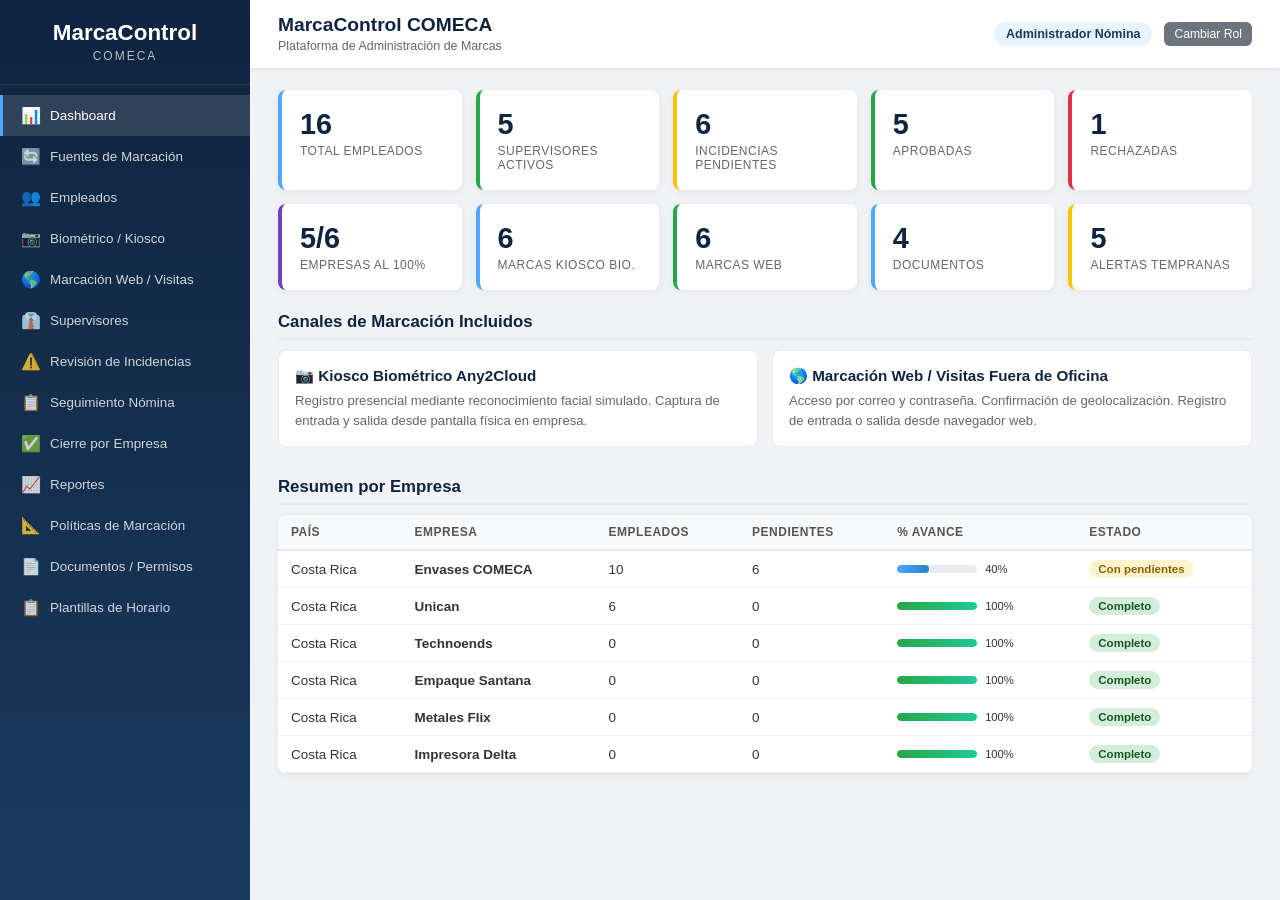
<file: AdministradorMarcas_COMECA/index.html>
<!DOCTYPE html>
<html lang="es">
<head>
    <meta charset="UTF-8">
    <meta name="viewport" content="width=device-width, initial-scale=1.0">
    <title>MarcaControl COMECA</title>
    <link rel="stylesheet" href="styles.css">
</head>
<body>
    <aside class="sidebar">
        <div class="sidebar-header">
            <h2>MarcaControl</h2>
            <span class="sidebar-subtitle">COMECA</span>
        </div>
        <nav class="sidebar-nav">
            <a href="#" class="nav-item active" data-module="dashboard"><span class="nav-icon">📊</span> Dashboard</a>
            <a href="#" class="nav-item" data-module="fuentes"><span class="nav-icon">🔄</span> Fuentes de Marcación</a>
            <a href="#" class="nav-item" data-module="empleados"><span class="nav-icon">👥</span> Empleados</a>
            <a href="#" class="nav-item" data-module="biometrico"><span class="nav-icon">📷</span> Biométrico / Kiosco</a>
            <a href="#" class="nav-item" data-module="marcacionweb"><span class="nav-icon">🌎</span> Marcación Web / Visitas</a>
            <a href="#" class="nav-item" data-module="supervisores"><span class="nav-icon">👔</span> Supervisores</a>
            <a href="#" class="nav-item" data-module="incidencias"><span class="nav-icon">⚠️</span> Revisión de Incidencias</a>
            <a href="#" class="nav-item" data-module="seguimiento"><span class="nav-icon">📋</span> Seguimiento Nómina</a>
            <a href="#" class="nav-item" data-module="cierre"><span class="nav-icon">✅</span> Cierre por Empresa</a>
            <a href="#" class="nav-item" data-module="reportes"><span class="nav-icon">📈</span> Reportes</a>
            <a href="#" class="nav-item" data-module="politicas"><span class="nav-icon">📐</span> Políticas de Marcación</a>
            <a href="#" class="nav-item" data-module="documentos"><span class="nav-icon">📄</span> Documentos / Permisos</a>
            <a href="#" class="nav-item" data-module="plantillas"><span class="nav-icon">📋</span> Plantillas de Horario</a>
        </nav>
    </aside>
    <main class="main-content">
        <header class="header">
            <div class="header-left">
                <h1>MarcaControl COMECA</h1>
                <span class="header-subtitle">Plataforma de Administración de Marcas</span>
            </div>
            <div class="header-right">
                <span class="user-role" id="currentRole">Administrador Nómina</span>
                <button class="btn btn-sm btn-secondary" id="btnChangeRole">Cambiar Rol</button>
            </div>
        </header>
        <div class="content" id="mainContent"></div>
    </main>
    <div class="modal-overlay" id="modalOverlay">
        <div class="modal" id="modalContent"></div>
    </div>
    <div class="toast-container" id="toastContainer"></div>
    <script src="app.js"></script>
</body>
</html>
</file>
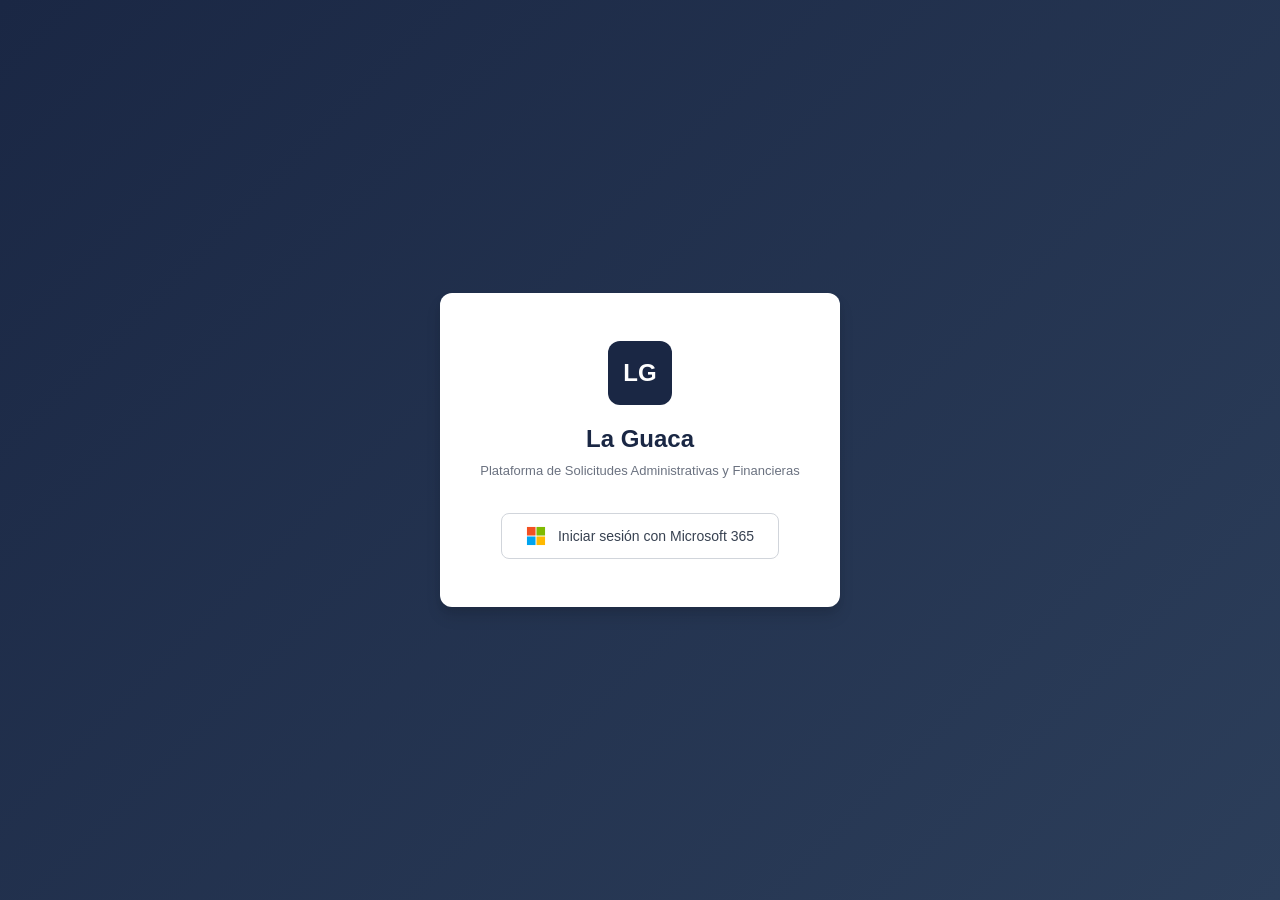
<file: aplicacion web de solicitudes/index.html>
<!DOCTYPE html>
<html lang="es">
<head>
    <meta charset="UTF-8">
    <meta name="viewport" content="width=device-width, initial-scale=1.0">
    <title>La Guaca - Plataforma de Solicitudes Administrativas y Financieras</title>
    <link rel="stylesheet" href="styles.css">
</head>
<body>
    <!-- Login Screen -->
    <div id="loginScreen" class="login-screen">
        <div class="login-card">
            <div class="login-logo">
                <div class="logo-icon">LG</div>
                <h2>La Guaca</h2>
                <p>Plataforma de Solicitudes Administrativas y Financieras</p>
            </div>
            <button class="btn-microsoft" onclick="simulateLogin()">
                <svg width="20" height="20" viewBox="0 0 21 21"><rect x="1" y="1" width="9" height="9" fill="#f25022"/><rect x="11" y="1" width="9" height="9" fill="#7fba00"/><rect x="1" y="11" width="9" height="9" fill="#00a4ef"/><rect x="11" y="11" width="9" height="9" fill="#ffb900"/></svg>
                Iniciar sesión con Microsoft 365
            </button>
            <div class="login-role-select" id="roleSelect" style="display:none;">
                <label>Simular rol:</label>
                <select id="loginRole">
                    <option value="solicitante">Solicitante</option>
                    <option value="supervisor">Supervisor / Aprobador</option>
                    <option value="contabilidad">Contabilidad</option>
                    <option value="tarjetas">Responsable Tarjetas / Compras</option>
                    <option value="admin">Administrador</option>
                </select>
                <button class="btn-primary" onclick="enterApp()">Ingresar</button>
            </div>
        </div>
    </div>

    <!-- Main App -->
    <div id="mainApp" class="main-app" style="display:none;">
        <!-- Sidebar -->
        <aside class="sidebar" id="sidebar">
            <div class="sidebar-header">
                <div class="sidebar-logo">LG</div>
                <span class="sidebar-title">La Guaca</span>
            </div>
            <nav class="sidebar-nav">
                <a href="#" class="nav-item nav-indicadores" data-view="dashboard" onclick="showView('dashboard')">
                    <span class="nav-icon">📊</span> Indicadores
                </a>
                <a href="#" class="nav-item active" data-view="misSolicitudes" onclick="showView('misSolicitudes')">
                    <span class="nav-icon">📋</span> Mis Solicitudes
                </a>
                <a href="#" class="nav-item" data-view="solicitudViaticos" onclick="showView('solicitudViaticos')">
                    <span class="nav-icon">✈️</span> Solicitud de Viáticos
                </a>
                <a href="#" class="nav-item" data-view="reintegroViaticos" onclick="showView('reintegroViaticos')">
                    <span class="nav-icon">💰</span> Reintegro de Viáticos
                </a>
                <a href="#" class="nav-item" data-view="cajaChica" onclick="showView('cajaChica')">
                    <span class="nav-icon">🏦</span> Caja Chica
                </a>
                <a href="#" class="nav-item" data-view="tarjetaCorporativa" onclick="showView('tarjetaCorporativa')">
                    <span class="nav-icon">💳</span> Tarjeta Corporativa
                </a>
                <a href="#" class="nav-item nav-supervisor" data-view="bandejaAprobaciones" onclick="showView('bandejaAprobaciones')">
                    <span class="nav-icon">✅</span> Bandeja Aprobaciones
                </a>
                <a href="#" class="nav-item nav-tarjetas" data-view="bandejaTarjetas" onclick="showView('bandejaTarjetas')">
                    <span class="nav-icon">🔖</span> Bandeja Tarjetas
                </a>
                <a href="#" class="nav-item nav-contabilidad" data-view="revisionContabilidad" onclick="showView('revisionContabilidad')">
                    <span class="nav-icon">📑</span> Revisión Contabilidad
                </a>
                <a href="#" class="nav-item nav-admin" data-view="administrador" onclick="showView('administrador')">
                    <span class="nav-icon">⚙️</span> Administrador
                </a>
            </nav>
            <div class="sidebar-footer">
                <div class="user-info">
                    <div class="user-avatar" id="userAvatar">JR</div>
                    <div class="user-details">
                        <span class="user-name" id="userName">Juan Rodríguez</span>
                        <span class="user-role" id="userRole">Solicitante</span>
                    </div>
                </div>
                <button class="btn-logout" onclick="logout()">Salir</button>
            </div>
        </aside>

        <!-- Main Content -->
        <main class="main-content">
            <header class="top-bar">
                <button class="menu-toggle" onclick="toggleSidebar()">☰</button>
                <h1 id="viewTitle">Indicadores de Gestión</h1>
                <div class="top-actions">
                    <span class="current-date" id="currentDate"></span>
                </div>
            </header>

            <div class="content-area" id="contentArea">
            </div>
        </main>
    </div>

    <!-- Modal -->
    <div class="modal-overlay" id="modalOverlay" style="display:none;">
        <div class="modal" id="modalContent">
            <div class="modal-header">
                <h3 id="modalTitle">Detalle</h3>
                <button class="modal-close" onclick="closeModal()">&times;</button>
            </div>
            <div class="modal-body" id="modalBody"></div>
            <div class="modal-footer" id="modalFooter"></div>
        </div>
    </div>

    <script src="app.js"></script>
</body>
</html>
</file>
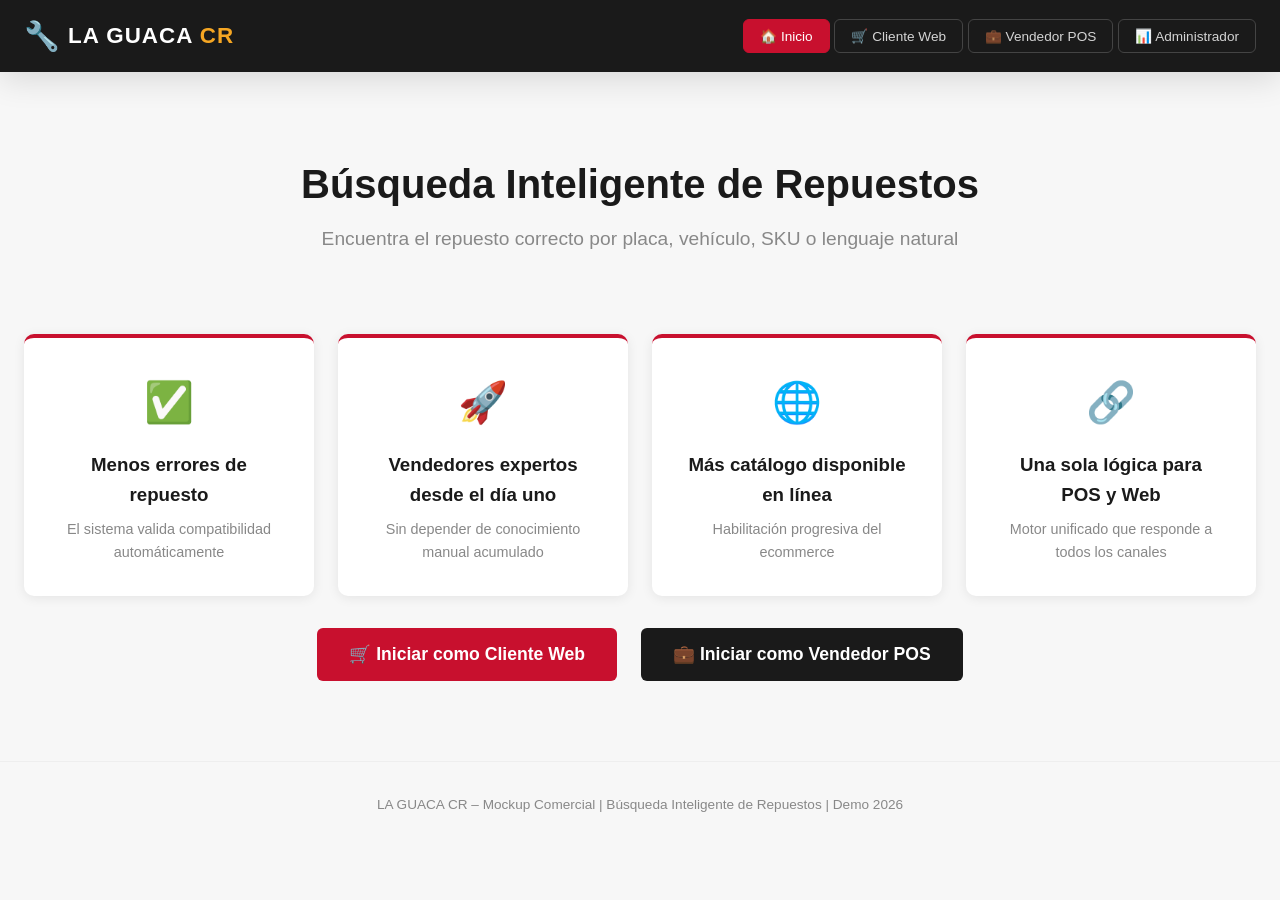
<file: BUSQUEDA DE PRODUCTOS/index.html>
<!DOCTYPE html>
<html lang="es">
<head>
    <meta charset="UTF-8">
    <meta name="viewport" content="width=device-width, initial-scale=1.0">
    <title>LA GUACA CR – Búsqueda Inteligente de Repuestos</title>
    <link rel="stylesheet" href="styles.css">
</head>
<body>
    <!-- ============ HEADER ============ -->
    <header class="header">
        <div class="header-container">
            <div class="logo">
                <span class="logo-icon">🔧</span>
                <span class="logo-text">LA GUACA <span class="logo-cr">CR</span></span>
            </div>
            <nav class="role-selector" id="roleNav">
                <button class="role-btn active" data-role="landing">🏠 Inicio</button>
                <button class="role-btn" data-role="cliente">🛒 Cliente Web</button>
                <button class="role-btn" data-role="vendedor">💼 Vendedor POS</button>
                <button class="role-btn" data-role="admin">📊 Administrador</button>
            </nav>
            <button class="mobile-menu-btn" id="mobileMenuBtn">☰</button>
        </div>
    </header>

    <!-- ============ TOAST CONTAINER ============ -->
    <div id="toastContainer" class="toast-container"></div>

    <!-- ============ LANDING ============ -->
    <section id="view-landing" class="view active">
        <div class="landing-hero">
            <h1>Búsqueda Inteligente de Repuestos</h1>
            <p class="subtitle">Encuentra el repuesto correcto por placa, vehículo, SKU o lenguaje natural</p>
        </div>
        <div class="benefits-grid">
            <div class="benefit-card">
                <span class="benefit-icon">✅</span>
                <h3>Menos errores de repuesto</h3>
                <p>El sistema valida compatibilidad automáticamente</p>
            </div>
            <div class="benefit-card">
                <span class="benefit-icon">🚀</span>
                <h3>Vendedores expertos desde el día uno</h3>
                <p>Sin depender de conocimiento manual acumulado</p>
            </div>
            <div class="benefit-card">
                <span class="benefit-icon">🌐</span>
                <h3>Más catálogo disponible en línea</h3>
                <p>Habilitación progresiva del ecommerce</p>
            </div>
            <div class="benefit-card">
                <span class="benefit-icon">🔗</span>
                <h3>Una sola lógica para POS y Web</h3>
                <p>Motor unificado que responde a todos los canales</p>
            </div>
        </div>
        <div class="landing-actions">
            <button class="btn btn-primary btn-lg" onclick="setRole('cliente')">🛒 Iniciar como Cliente Web</button>
            <button class="btn btn-secondary btn-lg" onclick="setRole('vendedor')">💼 Iniciar como Vendedor POS</button>
        </div>
    </section>

    <!-- ============ CLIENTE WEB ============ -->
    <section id="view-cliente" class="view">
        <div class="search-tabs">
            <button class="tab-btn active" data-tab="placa" data-context="cliente">🚗 Por Placa</button>
            <button class="tab-btn" data-tab="garage" data-context="cliente">🔧 Por Vehículo</button>
            <button class="tab-btn" data-tab="sku" data-context="cliente">🏷️ Por SKU</button>
        </div>

        <!-- Tab: Placa -->
        <div class="tab-content active" id="tab-placa-cliente">
            <div class="search-box">
                <h2>Buscar por Placa de Costa Rica</h2>
                <div class="input-group">
                    <input type="text" id="placaInputCliente" placeholder="Ej: ABC123" maxlength="10" class="input-lg">
                    <button class="btn btn-primary" onclick="buscarPlaca('cliente')">Consultar Placa</button>
                </div>
                <div class="placas-ejemplo">
                    <span>Ejemplos:</span>
                    <button class="chip" onclick="setPlaca('ABC123','cliente')">ABC123</button>
                    <button class="chip" onclick="setPlaca('HIL2020','cliente')">HIL2020</button>
                    <button class="chip" onclick="setPlaca('TUC919','cliente')">TUC919</button>
                    <button class="chip" onclick="setPlaca('CIV717','cliente')">CIV717</button>
                </div>
            </div>
            <div id="placaResultCliente" class="result-area"></div>
        </div>

        <!-- Tab: Garage -->
        <div class="tab-content" id="tab-garage-cliente">
            <div class="search-box">
                <h2>Buscar por Vehículo</h2>
                <div class="garage-selects">
                    <select id="garageMarcaCliente" onchange="updateModelos('cliente')">
                        <option value="">Seleccionar Marca</option>
                    </select>
                    <select id="garageModeloCliente" onchange="updateVersiones('cliente')" disabled>
                        <option value="">Seleccionar Modelo</option>
                    </select>
                    <select id="garageVersionCliente" onchange="updateAnios('cliente')" disabled>
                        <option value="">Seleccionar Versión</option>
                    </select>
                    <select id="garageAnioCliente" disabled>
                        <option value="">Seleccionar Año</option>
                    </select>
                </div>
                <button class="btn btn-primary" onclick="buscarGarage('cliente')">Buscar Repuestos Compatibles</button>
            </div>
            <div id="garageResultCliente" class="result-area"></div>
        </div>



        <!-- Tab: SKU -->
        <div class="tab-content" id="tab-sku-cliente">
            <div class="search-box">
                <h2>Buscar por SKU Guaca</h2>
                <div class="input-group">
                    <input type="text" id="skuInputCliente" placeholder="Ej: GUA-FRE-001" class="input-lg">
                    <button class="btn btn-primary" onclick="buscarSku('cliente')">Buscar SKU</button>
                </div>
                <div class="placas-ejemplo">
                    <span>Ejemplos:</span>
                    <button class="chip" onclick="setSku('GUA-FRE-001','cliente')">GUA-FRE-001</button>
                    <button class="chip" onclick="setSku('GUA-SUS-004','cliente')">GUA-SUS-004</button>
                    <button class="chip" onclick="setSku('GUA-FIL-009','cliente')">GUA-FIL-009</button>
                </div>
            </div>
            <div id="skuResultCliente" class="result-area"></div>
        </div>
    </section>

    <!-- ============ VENDEDOR POS ============ -->
    <section id="view-vendedor" class="view">
        <div class="pos-banner">
            <p>💡 El vendedor trabaja en el POS; esta búsqueda simula el motor que devuelve el SKU correcto.</p>
        </div>
        <div class="search-tabs">
            <button class="tab-btn active" data-tab="placa" data-context="vendedor">🚗 Por Placa</button>
            <button class="tab-btn" data-tab="garage" data-context="vendedor">🔧 Por Vehículo</button>
            <button class="tab-btn" data-tab="sku" data-context="vendedor">🏷️ Por SKU</button>
        </div>

        <!-- Tab: Placa Vendedor -->
        <div class="tab-content active" id="tab-placa-vendedor">
            <div class="search-box">
                <h2>Consultar Placa</h2>
                <div class="input-group">
                    <input type="text" id="placaInputVendedor" placeholder="Ej: ABC123" maxlength="10" class="input-lg">
                    <button class="btn btn-primary" onclick="buscarPlaca('vendedor')">Consultar Placa</button>
                </div>
                <div class="placas-ejemplo">
                    <span>Ejemplos:</span>
                    <button class="chip" onclick="setPlaca('ABC123','vendedor')">ABC123</button>
                    <button class="chip" onclick="setPlaca('SEN616','vendedor')">SEN616</button>
                    <button class="chip" onclick="setPlaca('KIA2020','vendedor')">KIA2020</button>
                    <button class="chip" onclick="setPlaca('L2021','vendedor')">L2021</button>
                </div>
            </div>
            <div id="placaResultVendedor" class="result-area"></div>
        </div>

        <!-- Tab: Garage Vendedor -->
        <div class="tab-content" id="tab-garage-vendedor">
            <div class="search-box">
                <h2>Buscar por Vehículo</h2>
                <div class="garage-selects">
                    <select id="garageMarcaVendedor" onchange="updateModelos('vendedor')">
                        <option value="">Seleccionar Marca</option>
                    </select>
                    <select id="garageModeloVendedor" onchange="updateVersiones('vendedor')" disabled>
                        <option value="">Seleccionar Modelo</option>
                    </select>
                    <select id="garageVersionVendedor" onchange="updateAnios('vendedor')" disabled>
                        <option value="">Seleccionar Versión</option>
                    </select>
                    <select id="garageAnioVendedor" disabled>
                        <option value="">Seleccionar Año</option>
                    </select>
                </div>
                <button class="btn btn-primary" onclick="buscarGarage('vendedor')">Buscar Repuestos</button>
            </div>
            <div id="garageResultVendedor" class="result-area"></div>
        </div>



        <!-- Tab: SKU Vendedor -->
        <div class="tab-content" id="tab-sku-vendedor">
            <div class="search-box">
                <h2>Buscar por SKU Guaca</h2>
                <div class="input-group">
                    <input type="text" id="skuInputVendedor" placeholder="Ej: GUA-FRE-001" class="input-lg">
                    <button class="btn btn-primary" onclick="buscarSku('vendedor')">Buscar SKU</button>
                </div>
                <div class="placas-ejemplo">
                    <span>Ejemplos:</span>
                    <button class="chip" onclick="setSku('GUA-MOT-010','vendedor')">GUA-MOT-010</button>
                    <button class="chip" onclick="setSku('GUA-ELE-012','vendedor')">GUA-ELE-012</button>
                    <button class="chip" onclick="setSku('GUA-DIR-015','vendedor')">GUA-DIR-015</button>
                </div>
            </div>
            <div id="skuResultVendedor" class="result-area"></div>
        </div>
    </section>

    <!-- ============ ADMIN / ANALÍTICA ============ -->
    <section id="view-admin" class="view">
        <h2 class="section-title">📊 Dashboard de Analítica</h2>
        <div class="dashboard-grid">
            <div class="dash-card">
                <span class="dash-number" id="statTotalSearches">0</span>
                <span class="dash-label">Búsquedas del día</span>
            </div>
            <div class="dash-card success">
                <span class="dash-number" id="statSuccessSearches">0</span>
                <span class="dash-label">Búsquedas exitosas</span>
            </div>
            <div class="dash-card danger">
                <span class="dash-number" id="statFailedSearches">0</span>
                <span class="dash-label">Sin resultado</span>
            </div>
            <div class="dash-card info">
                <span class="dash-number" id="statCachedPlates">0</span>
                <span class="dash-label">Placas desde caché</span>
            </div>
        </div>

        <div class="dashboard-sections">
            <div class="dash-section">
                <h3>🔥 Top Términos Buscados</h3>
                <div id="topTerms" class="dash-list"></div>
            </div>
            <div class="dash-section">
                <h3>📦 Productos Más Consultados</h3>
                <div id="topProducts" class="dash-list"></div>
            </div>
        </div>

        <div class="dash-section full-width">
            <h3>⚙️ Estado de Ingesta de Datos</h3>
            <div class="pipeline-status">
                <div class="pipeline-step done">
                    <span class="pipeline-icon">🗄️</span>
                    <span>SQL Server</span>
                    <span class="pipeline-badge">Sincronizado</span>
                </div>
                <div class="pipeline-arrow">→</div>
                <div class="pipeline-step done">
                    <span class="pipeline-icon">🌊</span>
                    <span>Lago de Datos</span>
                    <span class="pipeline-badge">Activo</span>
                </div>
                <div class="pipeline-arrow">→</div>
                <div class="pipeline-step done">
                    <span class="pipeline-icon">🔍</span>
                    <span>Índice de Búsqueda</span>
                    <span class="pipeline-badge">Actualizado</span>
                </div>
            </div>
        </div>

        <div class="dash-section full-width">
            <h3>❌ Búsquedas Sin Resultado (para decisiones de catálogo)</h3>
            <div id="failedSearchesTable" class="table-container">
                <table>
                    <thead>
                        <tr>
                            <th>Término</th>
                            <th>Canal</th>
                            <th>Tipo</th>
                            <th>Fecha/Hora</th>
                        </tr>
                    </thead>
                    <tbody id="failedSearchesBody"></tbody>
                </table>
            </div>
        </div>
    </section>

    <!-- ============ MODAL DETALLE ============ -->
    <div id="modalDetalle" class="modal">
        <div class="modal-content modal-lg">
            <button class="modal-close" onclick="closeModal('modalDetalle')">&times;</button>
            <div id="modalDetalleBody"></div>
        </div>
    </div>

    <!-- ============ MODAL JSON API ============ -->
    <div id="modalJson" class="modal">
        <div class="modal-content modal-lg">
            <button class="modal-close" onclick="closeModal('modalJson')">&times;</button>
            <h2>📡 Respuesta Simulada API JSON</h2>
            <div id="modalJsonBody"></div>
        </div>
    </div>

    <footer class="footer">
        <p>LA GUACA CR – Mockup Comercial | Búsqueda Inteligente de Repuestos | Demo 2026</p>
    </footer>

    <script src="script.js"></script>
</body>
</html>
</file>
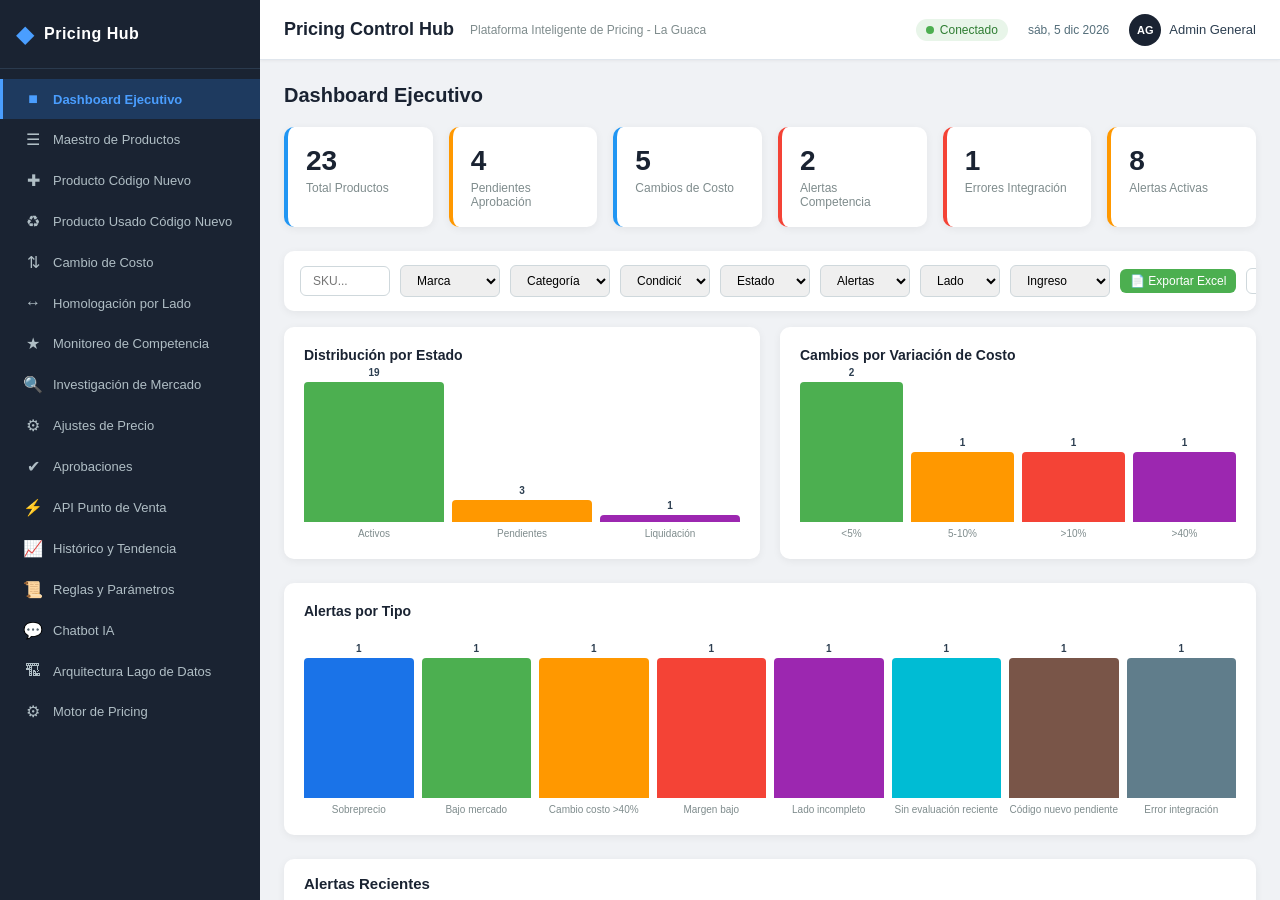
<file: HERRAMIENTA_GUACA_PRODUCTOS_PRECIOS/index.html>
<!DOCTYPE html>
<html lang="es">
<head>
    <meta charset="UTF-8">
    <meta name="viewport" content="width=device-width, initial-scale=1.0">
    <title>Pricing Control Hub - La Guaca</title>
    <link rel="stylesheet" href="css/styles.css">
</head>
<body>
    <div class="app-container">
        <!-- Sidebar -->
        <aside class="sidebar" id="sidebar">
            <div class="sidebar-header">
                <div class="logo">
                    <span class="logo-icon">&#9670;</span>
                    <span class="logo-text">Pricing Hub</span>
                </div>
            </div>
            <nav class="sidebar-nav">
                <a href="#" class="nav-item active" data-view="dashboard">
                    <span class="nav-icon">&#9632;</span> Dashboard Ejecutivo
                </a>
                <a href="#" class="nav-item" data-view="maestro">
                    <span class="nav-icon">&#9776;</span> Maestro de Productos
                </a>
                <a href="#" class="nav-item" data-view="codigo-nuevo">
                    <span class="nav-icon">&#10010;</span> Producto Código Nuevo
                </a>
                <a href="#" class="nav-item" data-view="usado-nuevo">
                    <span class="nav-icon">&#9851;</span> Producto Usado Código Nuevo
                </a>
                <a href="#" class="nav-item" data-view="cambio-costo">
                    <span class="nav-icon">&#8645;</span> Cambio de Costo
                </a>
                <a href="#" class="nav-item" data-view="homologacion">
                    <span class="nav-icon">&#8596;</span> Homologación por Lado
                </a>
                <a href="#" class="nav-item" data-view="competencia">
                    <span class="nav-icon">&#9733;</span> Monitoreo de Competencia
                </a>
                <a href="#" class="nav-item" data-view="investigacion">
                    <span class="nav-icon">&#128269;</span> Investigación de Mercado
                </a>
                <a href="#" class="nav-item" data-view="ajustes">
                    <span class="nav-icon">&#9881;</span> Ajustes de Precio
                </a>
                <a href="#" class="nav-item" data-view="aprobaciones">
                    <span class="nav-icon">&#10004;</span> Aprobaciones
                </a>
                <a href="#" class="nav-item" data-view="api-pos">
                    <span class="nav-icon">&#9889;</span> API Punto de Venta
                </a>
                <a href="#" class="nav-item" data-view="historico">
                    <span class="nav-icon">&#128200;</span> Histórico y Tendencia
                </a>
                <a href="#" class="nav-item" data-view="reglas">
                    <span class="nav-icon">&#128220;</span> Reglas y Parámetros
                </a>
                <a href="#" class="nav-item" data-view="chatbot">
                    <span class="nav-icon">&#128172;</span> Chatbot IA
                </a>
                <a href="#" class="nav-item" data-view="arquitectura">
                    <span class="nav-icon">&#127959;</span> Arquitectura Lago de Datos
                </a>
                <a href="#" class="nav-item" data-view="motor-pricing">
                    <span class="nav-icon">&#9881;</span> Motor de Pricing
                </a>
            </nav>
        </aside>

        <!-- Main Content -->
        <main class="main-content">
            <header class="top-header">
                <div class="header-left">
                    <button class="menu-toggle" id="menuToggle">&#9776;</button>
                    <h1 class="header-title">Pricing Control Hub</h1>
                    <span class="header-subtitle">Plataforma Inteligente de Pricing - La Guaca</span>
                </div>
                <div class="header-right">
                    <span class="connection-status online">
                        <span class="status-dot"></span> Conectado
                    </span>
                    <span class="header-date" id="headerDate"></span>
                    <span class="header-user">
                        <span class="user-avatar">AG</span> Admin General
                    </span>
                </div>
            </header>
            <div class="content-area" id="contentArea"></div>
        </main>
    </div>

    <!-- Modal -->
    <div class="modal-overlay" id="modalOverlay">
        <div class="modal" id="modalContent">
            <div class="modal-header">
                <h3 class="modal-title" id="modalTitle">Detalle</h3>
                <button class="modal-close" id="modalClose">&times;</button>
            </div>
            <div class="modal-body" id="modalBody"></div>
            <div class="modal-footer" id="modalFooter"></div>
        </div>
    </div>

    <!-- Toast -->
    <div class="toast-container" id="toastContainer"></div>

    <script src="js/data.js"></script>
    <script src="js/utils.js"></script>
    <script src="js/views/dashboard.js"></script>
    <script src="js/views/maestro.js"></script>
    <script src="js/views/codigoNuevo.js"></script>
    <script src="js/views/usadoNuevo.js"></script>
    <script src="js/views/cambioCosto.js"></script>
    <script src="js/views/homologacion.js"></script>
    <script src="js/views/competencia.js"></script>
    <script src="js/views/investigacion.js"></script>
    <script src="js/views/ajustes.js"></script>
    <script src="js/views/aprobaciones.js"></script>
    <script src="js/views/apiPos.js"></script>
    <script src="js/views/historico.js"></script>
    <script src="js/views/reglas.js"></script>
    <script src="js/views/chatbot.js"></script>
    <script src="js/views/arquitectura.js"></script>
    <script src="js/views/motorPricing.js"></script>
    <script src="js/app.js"></script>
</body>
</html>
</file>
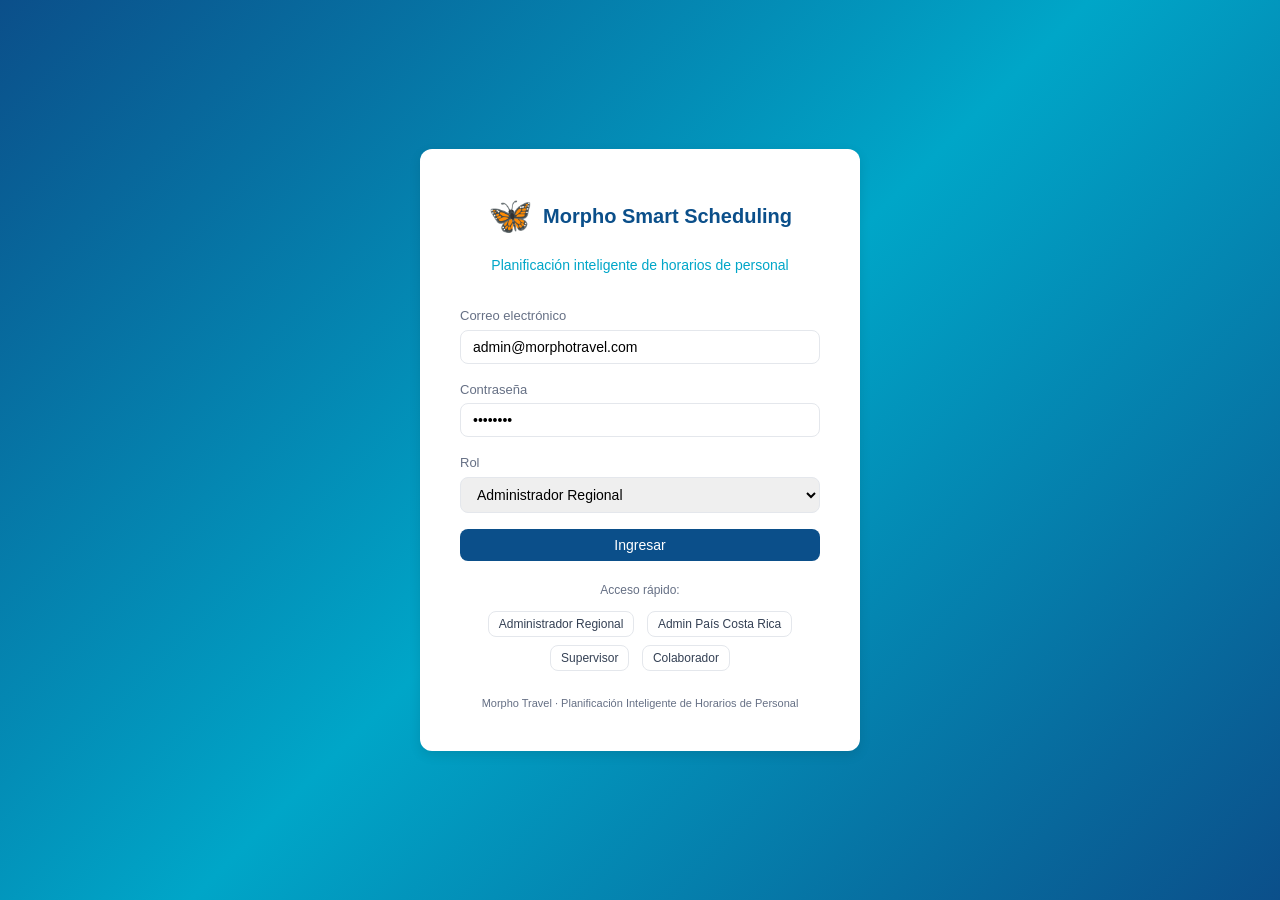
<file: Planificación Inteligente de Horarios de Personal/index.html>
<!DOCTYPE html>
<html lang="es">
<head>
    <meta charset="UTF-8">
    <meta name="viewport" content="width=device-width, initial-scale=1.0">
    <title>Morpho Smart Scheduling</title>
    <link rel="stylesheet" href="styles.css">
</head>
<body>
    <!-- LOGIN SCREEN -->
    <div id="login-screen" class="login-screen">
        <div class="login-container">
            <div class="login-header">
                <div class="login-logo">
                    <span class="logo-icon">🦋</span>
                    <h1>Morpho Smart Scheduling</h1>
                </div>
                <p class="login-subtitle">Planificación inteligente de horarios de personal</p>

            </div>
            <div class="login-form">
                <div class="form-group">
                    <label>Correo electrónico</label>
                    <input type="email" id="login-email" placeholder="usuario@morphotravel.com" value="admin@morphotravel.com">
                </div>
                <div class="form-group">
                    <label>Contraseña</label>
                    <input type="password" id="login-password" placeholder="••••••••" value="demo2024">
                </div>
                <div class="form-group">
                    <label>Rol</label>
                    <select id="login-role">
                        <option value="admin_regional">Administrador Regional</option>
                        <option value="admin_pais">Administrador País</option>
                        <option value="supervisor">Supervisor</option>
                        <option value="colaborador">Colaborador</option>
                    </select>
                </div>
                <button class="btn btn-primary btn-block" onclick="doLogin()">Ingresar</button>
                <div class="quick-access">
                    <p>Acceso rápido:</p>
                    <button class="btn btn-outline btn-sm" onclick="quickLogin('admin_regional')">Administrador Regional</button>
                    <button class="btn btn-outline btn-sm" onclick="quickLogin('admin_pais')">Admin País Costa Rica</button>
                    <button class="btn btn-outline btn-sm" onclick="quickLogin('supervisor')">Supervisor</button>
                    <button class="btn btn-outline btn-sm" onclick="quickLogin('colaborador')">Colaborador</button>
                </div>
            </div>
            <div class="login-footer">
                <p>Morpho Travel · Planificación Inteligente de Horarios de Personal</p>
            </div>
        </div>
    </div>

    <!-- MAIN APP -->
    <div id="app" class="app hidden">
        <!-- SIDEBAR -->
        <aside class="sidebar" id="sidebar">
            <div class="sidebar-header">
                <span class="logo-icon-sm">🦋</span>
                <span class="sidebar-title">Morpho Smart</span>
            </div>
            <nav class="sidebar-nav">
                <a class="nav-item active" data-view="dashboard" onclick="navigateTo('dashboard')">
                    <span class="nav-icon">📊</span> Dashboard
                </a>
                <a class="nav-item" data-view="config" onclick="navigateTo('config')">
                    <span class="nav-icon">⚙️</span> Configuración
                </a>
                <a class="nav-item" data-view="planning" onclick="navigateTo('planning')">
                    <span class="nav-icon">📅</span> Planificación
                </a>
                <a class="nav-item" data-view="engine" onclick="navigateTo('engine')">
                    <span class="nav-icon">🧠</span> Motor Inteligente
                </a>
                <a class="nav-item" data-view="shifts" onclick="navigateTo('shifts')">
                    <span class="nav-icon">🔄</span> Cambios de Turno
                </a>
                <a class="nav-item" data-view="planned-vs-real" onclick="navigateTo('planned-vs-real')">
                    <span class="nav-icon">📈</span> Planificado vs Real
                </a>
                <a class="nav-item" data-view="geovictoria" onclick="navigateTo('geovictoria')">
                    <span class="nav-icon">🔗</span> GeoVictoria
                </a>
                <a class="nav-item" data-view="catalogs" onclick="navigateTo('catalogs')">
                    <span class="nav-icon">📋</span> Catálogos
                </a>
                <a class="nav-item" data-view="collaborator" onclick="navigateTo('collaborator')">
                    <span class="nav-icon">👤</span> Vista Colaborador
                </a>
                <a class="nav-item" data-view="audit" onclick="navigateTo('audit')">
                    <span class="nav-icon">📝</span> Bitácora
                </a>
            </nav>
            <div class="sidebar-footer">
                <small>v1.0 · Piloto Costa Rica – Puntos de Venta</small>
            </div>
        </aside>

        <!-- MAIN CONTENT -->
        <main class="main-content">
            <!-- HEADER -->
            <header class="header">
                <div class="header-left">
                    <button class="btn-icon" onclick="toggleSidebar()">☰</button>
                    <h2 id="page-title">Dashboard Ejecutivo</h2>
                </div>
                <div class="header-right">
                    <div class="header-country">
                        <select id="header-country" onchange="changeCountry(this.value)">
                            <option value="costa_rica">🇨🇷 Costa Rica</option>
                        </select>
                    </div>
                    <div class="header-role">
                        <select id="header-role" onchange="changeRole(this.value)">
                            <option value="admin_regional">Admin Regional</option>
                            <option value="admin_pais">Admin País</option>
                            <option value="supervisor">Supervisor</option>
                            <option value="colaborador">Colaborador</option>
                        </select>
                    </div>
                    <div class="header-user" id="header-user">
                        <span class="user-avatar">👤</span>
                        <span class="user-name">Admin</span>
                    </div>
                    <button class="btn btn-sm btn-outline" onclick="doLogout()">Salir</button>
                </div>
            </header>

            <!-- VIEWS CONTAINER -->
            <div class="content" id="content">
            </div>
        </main>
    </div>

    <!-- TOAST CONTAINER -->
    <div id="toast-container" class="toast-container"></div>

    <!-- MODAL -->
    <div id="modal-overlay" class="modal-overlay hidden" onclick="closeModal(event)">
        <div class="modal" onclick="event.stopPropagation()">
            <div class="modal-header">
                <h3 id="modal-title">Modal</h3>
                <button class="btn-icon" onclick="closeModal()">✕</button>
            </div>
            <div class="modal-body" id="modal-body"></div>
            <div class="modal-footer" id="modal-footer"></div>
        </div>
    </div>

    <script src="app.js"></script>
</body>
</html>
</file>
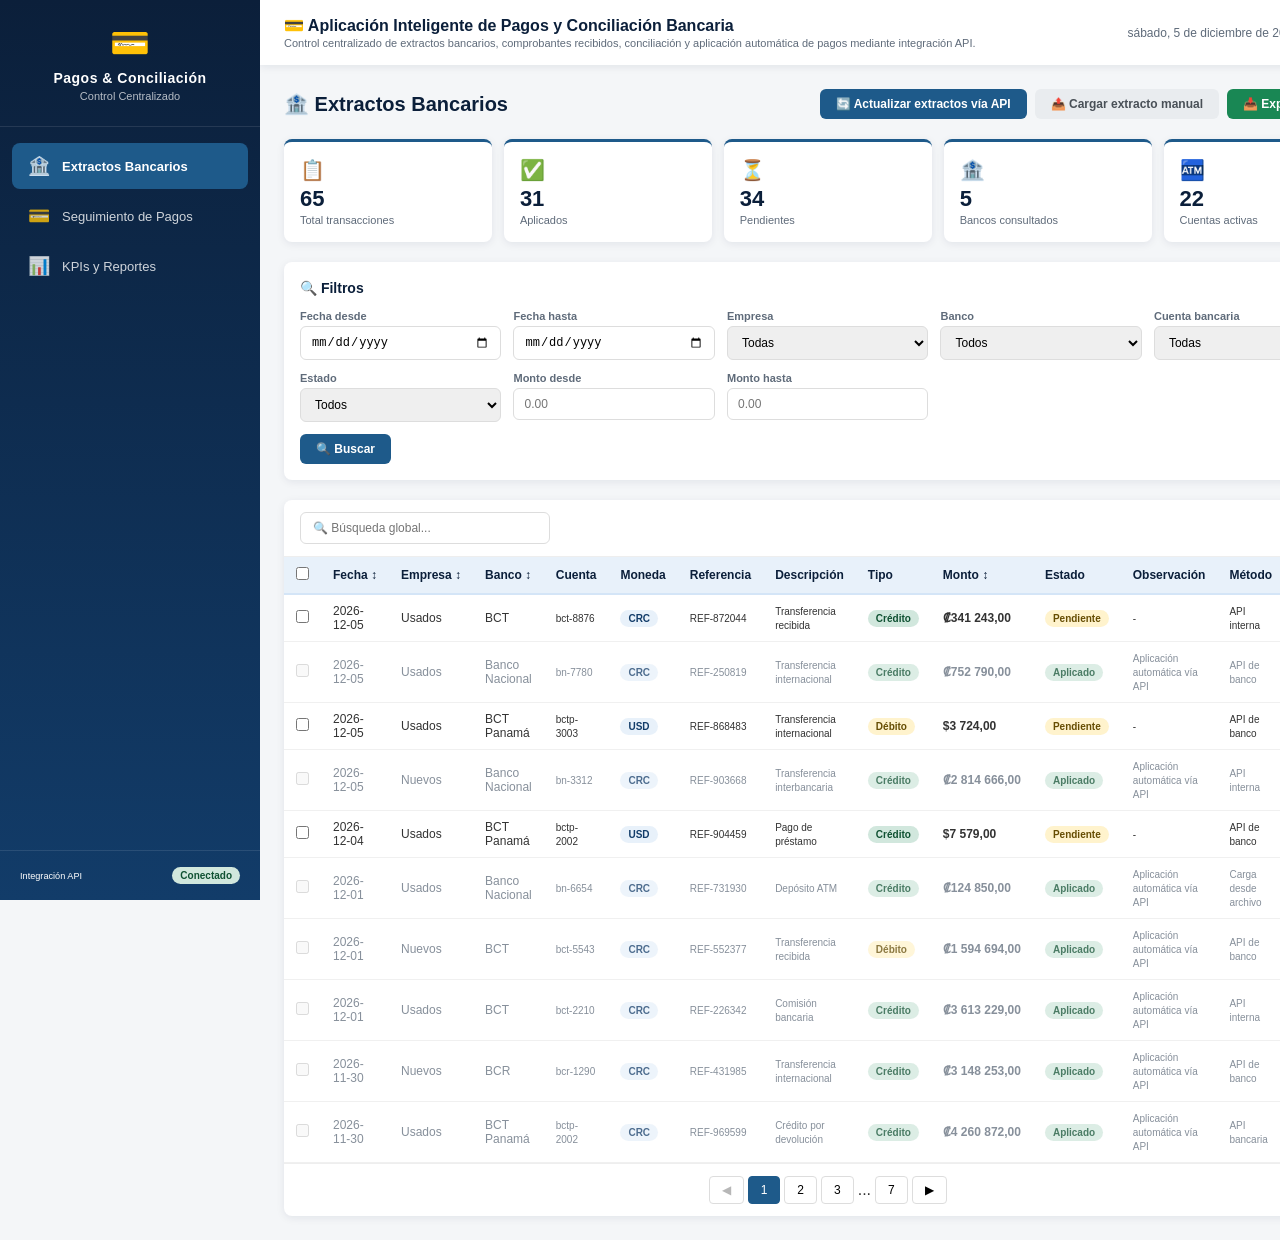
<file: SOLUCION_APLICACION_PAGOS/index.html>
<!DOCTYPE html>
<html lang="es">
<head>
    <meta charset="UTF-8">
    <meta name="viewport" content="width=device-width, initial-scale=1.0">
    <title>💳 Aplicación Inteligente de Pagos y Conciliación Bancaria</title>
    <link rel="stylesheet" href="styles.css">
</head>
<body>
    <!-- Sidebar -->
    <aside class="sidebar" id="sidebar">
        <div class="sidebar-header">
            <div class="logo">💳</div>
            <h2>Pagos & Conciliación</h2>
            <p class="subtitle">Control Centralizado</p>
        </div>
        <nav class="sidebar-nav">
            <a href="#" class="nav-item active" data-module="extractos">
                <span class="nav-icon">🏦</span>
                <span class="nav-text">Extractos Bancarios</span>
            </a>
            <a href="#" class="nav-item" data-module="pagos">
                <span class="nav-icon">💳</span>
                <span class="nav-text">Seguimiento de Pagos</span>
            </a>
            <a href="#" class="nav-item" data-module="kpis">
                <span class="nav-icon">📊</span>
                <span class="nav-text">KPIs y Reportes</span>
            </a>
        </nav>
        <div class="sidebar-footer">
            <div class="sidebar-info">
                <small>Integración API</small>
                <span class="badge badge-success">Conectado</span>
            </div>
        </div>
    </aside>

    <!-- Main Content -->
    <main class="main-content">
        <!-- Header -->
        <header class="main-header">
            <div class="header-left">
                <button class="menu-toggle" id="menuToggle">☰</button>
                <div>
                    <h1>💳 Aplicación Inteligente de Pagos y Conciliación Bancaria</h1>
                    <p class="header-subtitle">Control centralizado de extractos bancarios, comprobantes recibidos, conciliación y aplicación automática de pagos mediante integración API.</p>
                </div>
            </div>
            <div class="header-right">
                <span class="header-date" id="currentDate"></span>
                <span class="badge badge-info">Prototipo</span>
            </div>
        </header>



        <!-- Module: Extractos Bancarios -->
        <section class="module" id="module-extractos">
            <div class="module-header">
                <h2>🏦 Extractos Bancarios</h2>
                <div class="module-actions">
                    <button class="btn btn-primary" onclick="App.simularActualizacionAPI()">🔄 Actualizar extractos vía API</button>
                    <button class="btn btn-secondary" onclick="App.mostrarModalCargaExtracto()">📤 Cargar extracto manual</button>
                    <button class="btn btn-success" onclick="App.exportarExtractos()">📥 Exportar a Excel</button>
                </div>
            </div>

            <!-- KPIs Extractos -->
            <div class="kpi-grid" id="kpi-extractos"></div>

            <!-- Filtros Extractos -->
            <div class="filters-panel" id="filtros-extractos">
                <div class="filters-header">
                    <h3>🔍 Filtros</h3>
                    <button class="btn btn-sm btn-secondary" onclick="App.limpiarFiltrosExtractos()">Limpiar</button>
                </div>
                <div class="filters-grid">
                    <div class="filter-group">
                        <label>Fecha desde</label>
                        <input type="date" id="ext-fecha-desde">
                    </div>
                    <div class="filter-group">
                        <label>Fecha hasta</label>
                        <input type="date" id="ext-fecha-hasta">
                    </div>
                    <div class="filter-group">
                        <label>Empresa</label>
                        <select id="ext-empresa"><option value="">Todas</option></select>
                    </div>
                    <div class="filter-group">
                        <label>Banco</label>
                        <select id="ext-banco"><option value="">Todos</option></select>
                    </div>
                    <div class="filter-group">
                        <label>Cuenta bancaria</label>
                        <select id="ext-cuenta"><option value="">Todas</option></select>
                    </div>
                    <div class="filter-group">
                        <label>Estado</label>
                        <select id="ext-estado"><option value="">Todos</option></select>
                    </div>
                    <div class="filter-group">
                        <label>Monto desde</label>
                        <input type="number" id="ext-monto-desde" placeholder="0.00">
                    </div>
                    <div class="filter-group">
                        <label>Monto hasta</label>
                        <input type="number" id="ext-monto-hasta" placeholder="0.00">
                    </div>
                </div>
                <div class="filters-actions">
                    <button class="btn btn-primary" onclick="App.filtrarExtractos()">🔍 Buscar</button>
                </div>
            </div>

            <!-- Tabla Extractos -->
            <div class="table-container">
                <div class="table-header">
                    <div class="table-search">
                        <input type="text" id="ext-busqueda-global" placeholder="🔍 Búsqueda global..." oninput="App.busquedaGlobalExtractos(this.value)">
                    </div>
                    <div class="table-info">
                        <button class="btn btn-sm btn-primary" onclick="App.autoaplicarSeleccionMasiva()" id="btn-autoaplicar-masivo" style="display:none;">⚙️ Autoaplicar selección</button>
                        <span id="ext-seleccionados" style="margin-right:8px;"></span>
                        <span id="ext-total-registros">0 registros</span>
                    </div>
                </div>
                <div class="table-responsive">
                    <table class="data-table" id="tabla-extractos">
                        <thead>
                            <tr>
                                <th><input type="checkbox" id="ext-check-all" onchange="App.seleccionarTodosExtractos(this.checked)"></th>
                                <th onclick="App.ordenarExtractos('fecha')">Fecha ↕</th>
                                <th onclick="App.ordenarExtractos('empresa')">Empresa ↕</th>
                                <th onclick="App.ordenarExtractos('banco')">Banco ↕</th>
                                <th>Cuenta</th>
                                <th>Moneda</th>
                                <th>Referencia</th>
                                <th>Descripción</th>
                                <th>Tipo</th>
                                <th onclick="App.ordenarExtractos('monto')">Monto ↕</th>
                                <th>Estado</th>
                                <th>Observación</th>
                                <th>Método</th>
                                <th>Acciones</th>
                            </tr>
                        </thead>
                        <tbody id="tbody-extractos"></tbody>
                    </table>
                </div>
                <div class="pagination" id="paginacion-extractos"></div>
            </div>
        </section>

        <!-- Module: Seguimiento de Pagos -->
        <section class="module hidden" id="module-pagos">
            <div class="module-header">
                <h2>💳 Seguimiento de Pagos</h2>
                <div class="module-actions">
                    <button class="btn btn-primary" onclick="App.mostrarModalIngresoPago()">➕ Ingreso manual de pago</button>
                    <button class="btn btn-success" onclick="App.exportarPagos()">📥 Exportar a Excel</button>
                </div>
            </div>

            <!-- KPIs Pagos -->
            <div class="kpi-grid" id="kpi-pagos"></div>

            <!-- Filtros Pagos -->
            <div class="filters-panel" id="filtros-pagos">
                <div class="filters-header">
                    <h3>🔍 Filtros</h3>
                    <button class="btn btn-sm btn-secondary" onclick="App.limpiarFiltrosPagos()">Limpiar</button>
                </div>
                <div class="filters-grid">
                    <div class="filter-group">
                        <label>Fecha desde</label>
                        <input type="date" id="pag-fecha-desde">
                    </div>
                    <div class="filter-group">
                        <label>Fecha hasta</label>
                        <input type="date" id="pag-fecha-hasta">
                    </div>
                    <div class="filter-group">
                        <label>Empresa</label>
                        <select id="pag-empresa"><option value="">Todas</option></select>
                    </div>
                    <div class="filter-group">
                        <label>Banco</label>
                        <select id="pag-banco"><option value="">Todos</option></select>
                    </div>
                    <div class="filter-group">
                        <label>Canal de recepción</label>
                        <select id="pag-canal"><option value="">Todos</option></select>
                    </div>
                    <div class="filter-group">
                        <label>Estado</label>
                        <select id="pag-estado"><option value="">Todos</option></select>
                    </div>
                </div>
                <div class="filters-actions">
                    <button class="btn btn-primary" onclick="App.filtrarPagos()">🔍 Buscar</button>
                </div>
            </div>

            <!-- Tabla Pagos -->
            <div class="table-container">
                <div class="table-header">
                    <div class="table-search">
                        <input type="text" id="pag-busqueda-global" placeholder="🔍 Búsqueda global..." oninput="App.busquedaGlobalPagos(this.value)">
                    </div>
                    <div class="table-info">
                        <span id="pag-total-registros">0 registros</span>
                    </div>
                </div>
                <div class="table-responsive">
                    <table class="data-table" id="tabla-pagos">
                        <thead>
                            <tr>
                                <th onclick="App.ordenarPagos('fecha')">Fecha ↕</th>
                                <th onclick="App.ordenarPagos('empresa')">Empresa ↕</th>
                                <th>Canal</th>
                                <th>Código cliente</th>
                                <th>Banco</th>
                                <th onclick="App.ordenarPagos('monto')">Monto ↕</th>
                                <th>Estado</th>
                                <th>Días pend.</th>
                                <th>Observación</th>
                                <th>Acciones</th>
                            </tr>
                        </thead>
                        <tbody id="tbody-pagos"></tbody>
                    </table>
                </div>
                <div class="pagination" id="paginacion-pagos"></div>
            </div>
        </section>

        <!-- Module: KPIs y Reportes -->
        <section class="module hidden" id="module-kpis">
            <div class="module-header">
                <h2>📊 KPIs y Reportes</h2>
                <div class="module-actions">
                    <button class="btn btn-success" onclick="App.exportarReporteExcel()">📥 Descargar Excel</button>
                    <button class="btn btn-secondary" onclick="App.exportarReporteCSV()">📄 Descargar CSV</button>
                </div>
            </div>

            <!-- KPIs principales -->
            <div class="kpi-grid kpi-grid-large" id="kpi-reportes"></div>

            <!-- Gráficos -->
            <div class="charts-grid">
                <div class="chart-card">
                    <h3>📊 Pagos por Estado</h3>
                    <div class="chart-container" id="chart-estados"></div>
                </div>
                <div class="chart-card">
                    <h3>📈 Pagos Recibidos vs Aplicados por Día</h3>
                    <div class="chart-container" id="chart-diario"></div>
                </div>
                <div class="chart-card">
                    <h3>🏦 Pagos por Banco</h3>
                    <div class="chart-container" id="chart-bancos"></div>
                </div>
                <div class="chart-card">
                    <h3>🌐 Pagos por Canal de Recepción</h3>
                    <div class="chart-container" id="chart-canales"></div>
                </div>
            </div>

            <!-- Sección de Reportes -->
            <div class="reportes-section">
                <h3>📥 Consulta y descarga de reportes</h3>
                <div class="filters-panel">
                    <div class="filters-grid">
                        <div class="filter-group">
                            <label>Fecha desde</label>
                            <input type="date" id="rep-fecha-desde">
                        </div>
                        <div class="filter-group">
                            <label>Fecha hasta</label>
                            <input type="date" id="rep-fecha-hasta">
                        </div>
                        <div class="filter-group">
                            <label>Empresa</label>
                            <select id="rep-empresa"><option value="">Todas</option></select>
                        </div>
                        <div class="filter-group">
                            <label>Banco</label>
                            <select id="rep-banco"><option value="">Todos</option></select>
                        </div>
                        <div class="filter-group">
                            <label>Moneda</label>
                            <select id="rep-moneda"><option value="">Todas</option></select>
                        </div>
                        <div class="filter-group">
                            <label>Estado</label>
                            <select id="rep-estado"><option value="">Todos</option></select>
                        </div>
                        <div class="filter-group">
                            <label>Canal</label>
                            <select id="rep-canal"><option value="">Todos</option></select>
                        </div>
                    </div>
                    <div class="filters-actions">
                        <button class="btn btn-primary" onclick="App.filtrarReportes()">🔍 Buscar</button>
                        <button class="btn btn-secondary" onclick="App.limpiarFiltrosReportes()">🧹 Limpiar filtros</button>
                        <button class="btn btn-success" onclick="App.exportarReporteExcel()">📥 Descargar Excel</button>
                        <button class="btn btn-secondary" onclick="App.exportarReporteCSV()">📄 Descargar CSV</button>
                    </div>
                </div>

                <!-- Tabla de reportes -->
                <div class="table-container">
                    <div class="table-header">
                        <div class="table-search">
                            <input type="text" id="rep-busqueda-global" placeholder="🔍 Búsqueda global..." oninput="App.busquedaGlobalReportes(this.value)">
                        </div>
                        <div class="table-info">
                            <span id="rep-total-registros">0 registros</span>
                        </div>
                    </div>
                    <div class="table-responsive">
                        <table class="data-table" id="tabla-reportes">
                            <thead>
                                <tr>
                                    <th>Fecha</th>
                                    <th>Empresa</th>
                                    <th>Cliente</th>
                                    <th>Código</th>
                                    <th>Banco</th>
                                    <th>Referencia</th>
                                    <th>Monto</th>
                                    <th>Moneda</th>
                                    <th>Estado</th>
                                    <th>Canal</th>
                                    <th>Sistema</th>
                                    <th>F. Aplicación</th>
                                    <th>Resultado</th>
                                </tr>
                            </thead>
                            <tbody id="tbody-reportes"></tbody>
                        </table>
                    </div>
                    <div class="pagination" id="paginacion-reportes"></div>
                </div>
            </div>
        </section>

        <!-- Modal Genérico -->
        <div class="modal-overlay hidden" id="modal-overlay">
            <div class="modal" id="modal-content">
                <div class="modal-header">
                    <h3 id="modal-title">Detalle</h3>
                    <button class="modal-close" onclick="App.cerrarModal()">&times;</button>
                </div>
                <div class="modal-body" id="modal-body"></div>
                <div class="modal-footer" id="modal-footer"></div>
            </div>
        </div>

        <!-- Toast Notifications -->
        <div class="toast-container" id="toast-container"></div>

    </main>

    <script src="app.js"></script>
</body>
</html>
</file>
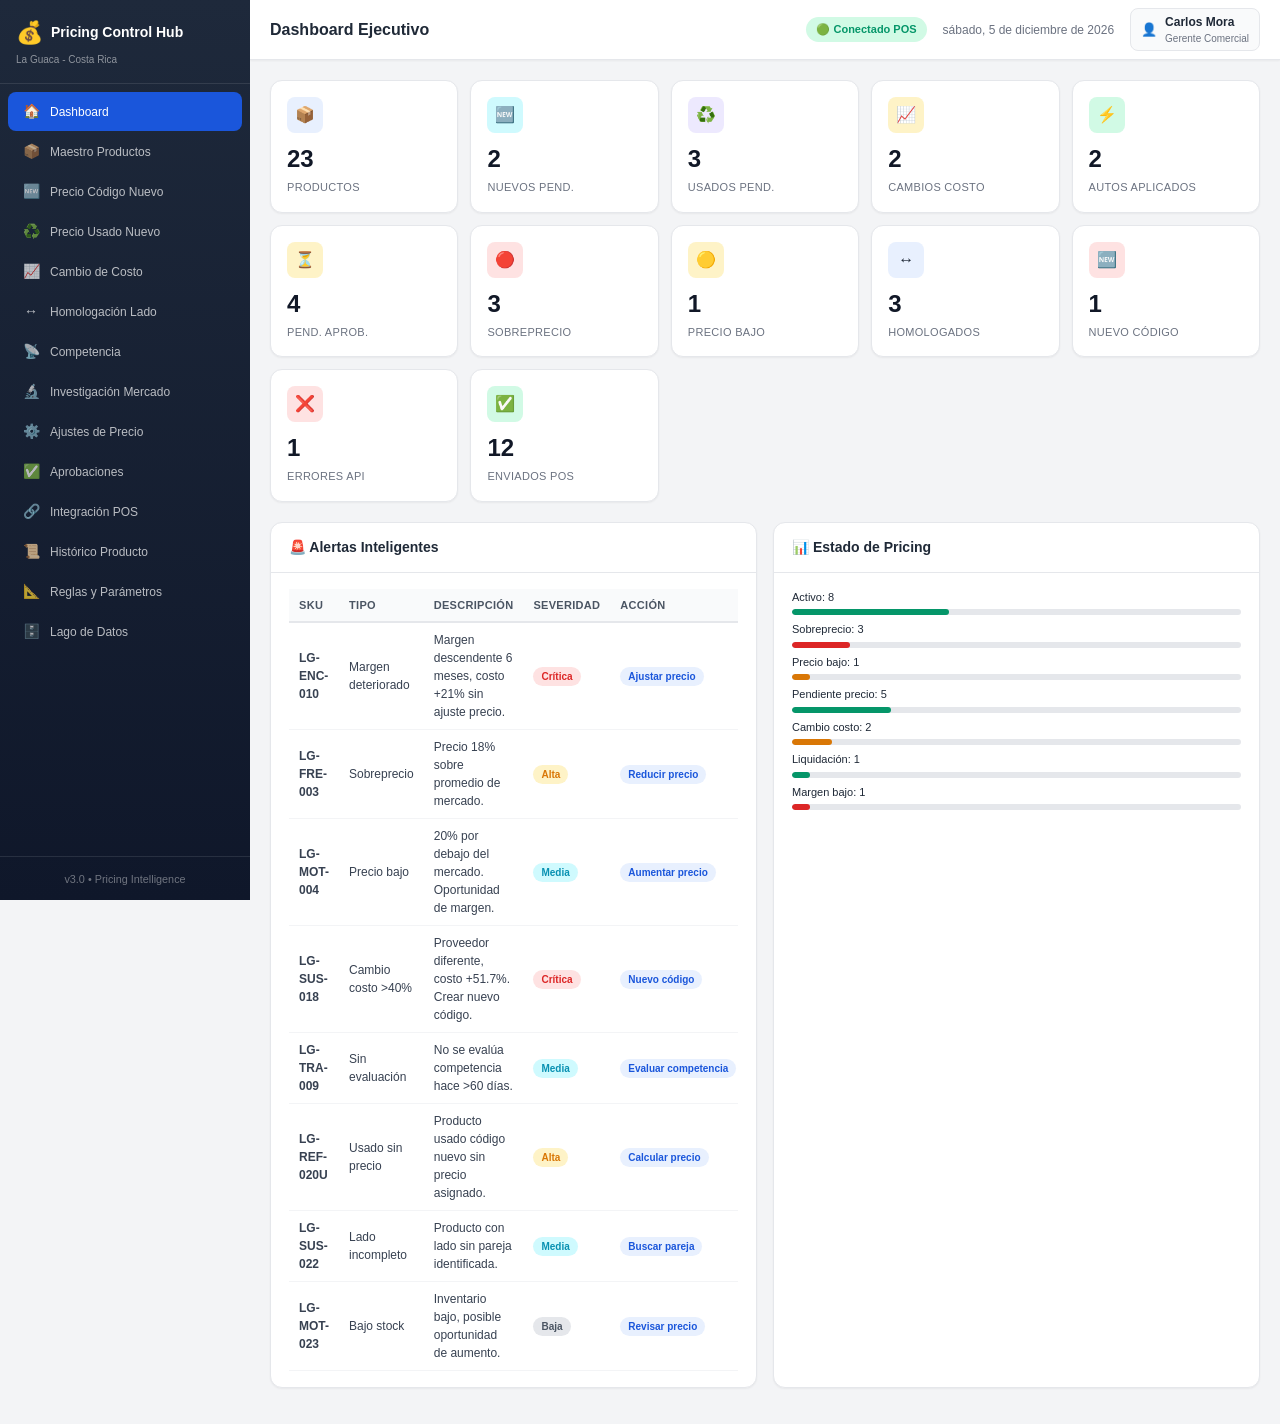
<file: SOLUCION_PRICING/index.html>
<!DOCTYPE html>
<html lang="es">
<head>
    <meta charset="UTF-8">
    <meta name="viewport" content="width=device-width, initial-scale=1.0">
    <title>Pricing Control Hub - La Guaca</title>
    <link rel="stylesheet" href="styles.css">
</head>
<body>
    <div class="app-container">
        <aside class="sidebar" id="sidebar">
            <div class="sidebar-header">
                <div class="logo"><span class="logo-icon">💰</span><span class="logo-text">Pricing Control Hub</span></div>
                <small class="logo-subtitle">La Guaca - Costa Rica</small>
            </div>
            <nav class="sidebar-nav">
                <a href="#" class="nav-item active" data-view="dashboard"><span class="nav-icon">🏠</span><span class="nav-text">Dashboard</span></a>
                <a href="#" class="nav-item" data-view="productos"><span class="nav-icon">📦</span><span class="nav-text">Maestro Productos</span></a>
                <a href="#" class="nav-item" data-view="calcNuevo"><span class="nav-icon">🆕</span><span class="nav-text">Precio Código Nuevo</span></a>
                <a href="#" class="nav-item" data-view="calcUsado"><span class="nav-icon">♻️</span><span class="nav-text">Precio Usado Nuevo</span></a>
                <a href="#" class="nav-item" data-view="cambioCosto"><span class="nav-icon">📈</span><span class="nav-text">Cambio de Costo</span></a>
                <a href="#" class="nav-item" data-view="homologacion"><span class="nav-icon">↔️</span><span class="nav-text">Homologación Lado</span></a>
                <a href="#" class="nav-item" data-view="competencia"><span class="nav-icon">📡</span><span class="nav-text">Competencia</span></a>
                <a href="#" class="nav-item" data-view="investigacion"><span class="nav-icon">🔬</span><span class="nav-text">Investigación Mercado</span></a>
                <a href="#" class="nav-item" data-view="ajustes"><span class="nav-icon">⚙️</span><span class="nav-text">Ajustes de Precio</span></a>
                <a href="#" class="nav-item" data-view="aprobaciones"><span class="nav-icon">✅</span><span class="nav-text">Aprobaciones</span></a>
                <a href="#" class="nav-item" data-view="integracion"><span class="nav-icon">🔗</span><span class="nav-text">Integración POS</span></a>
                <a href="#" class="nav-item" data-view="historial"><span class="nav-icon">📜</span><span class="nav-text">Histórico Producto</span></a>
                <a href="#" class="nav-item" data-view="reglas"><span class="nav-icon">📐</span><span class="nav-text">Reglas y Parámetros</span></a>
                <a href="#" class="nav-item" data-view="lago"><span class="nav-icon">🗄️</span><span class="nav-text">Lago de Datos</span></a>
            </nav>
            <div class="sidebar-footer"><small>v3.0 &bull; Pricing Intelligence</small></div>
        </aside>
        <main class="main-content">
            <header class="top-header">
                <div class="header-left">
                    <button class="menu-toggle" id="menuToggle">☰</button>
                    <h1 class="header-title" id="headerTitle">Dashboard Ejecutivo</h1>
                </div>
                <div class="header-right">
                    <span class="connection-status" id="connectionStatus">🟢 Conectado POS</span>
                    <span class="header-date" id="headerDate"></span>
                    <div class="header-user">
                        <span class="user-avatar">👤</span>
                        <div class="user-info"><span class="user-name">Carlos Mora</span><span class="user-role">Gerente Comercial</span></div>
                    </div>
                </div>
            </header>
            <div class="content-area" id="contentArea"></div>
        </main>
    </div>
    <div class="modal-overlay" id="modalOverlay">
        <div class="modal" id="modalContent">
            <div class="modal-header"><h3 class="modal-title" id="modalTitle"></h3><button class="modal-close" id="modalClose">&times;</button></div>
            <div class="modal-body" id="modalBody"></div>
            <div class="modal-footer" id="modalFooter"></div>
        </div>
    </div>
    <div class="toast-container" id="toastContainer"></div>
    <script src="data.js"></script>
    <script src="app.js"></script>
</body>
</html>
</file>
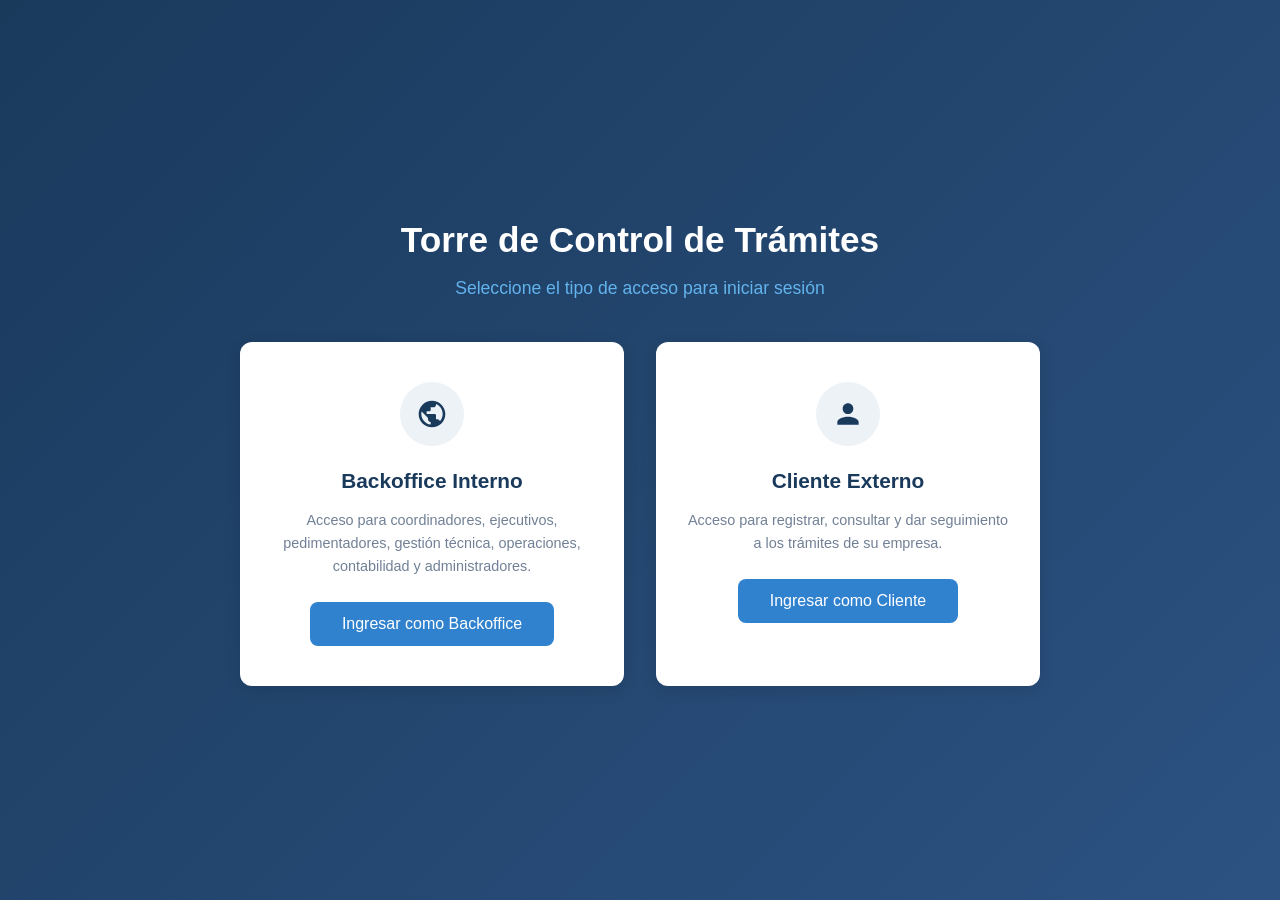
<file: TORRE DE CONTROL V2/index.html>
<!DOCTYPE html>
<html lang="es">
<head>
    <meta charset="UTF-8">
    <meta name="viewport" content="width=device-width, initial-scale=1.0">
    <title>Torre de Control de Trámites</title>
    <link rel="stylesheet" href="css/styles.css">
</head>
<body>
    <div id="app"></div>
    <div id="modal-container"></div>
    <div id="toast-container"></div>
    
    <script src="js/data.js"></script>
    <script src="js/auth.js"></script>
    <script src="js/integrations.js"></script>
    <script src="js/backoffice.js"></script>
    <script src="js/workflow.js"></script>
    <script src="js/client-portal.js"></script>
    <script src="js/app.js"></script>
</body>
</html>
</file>
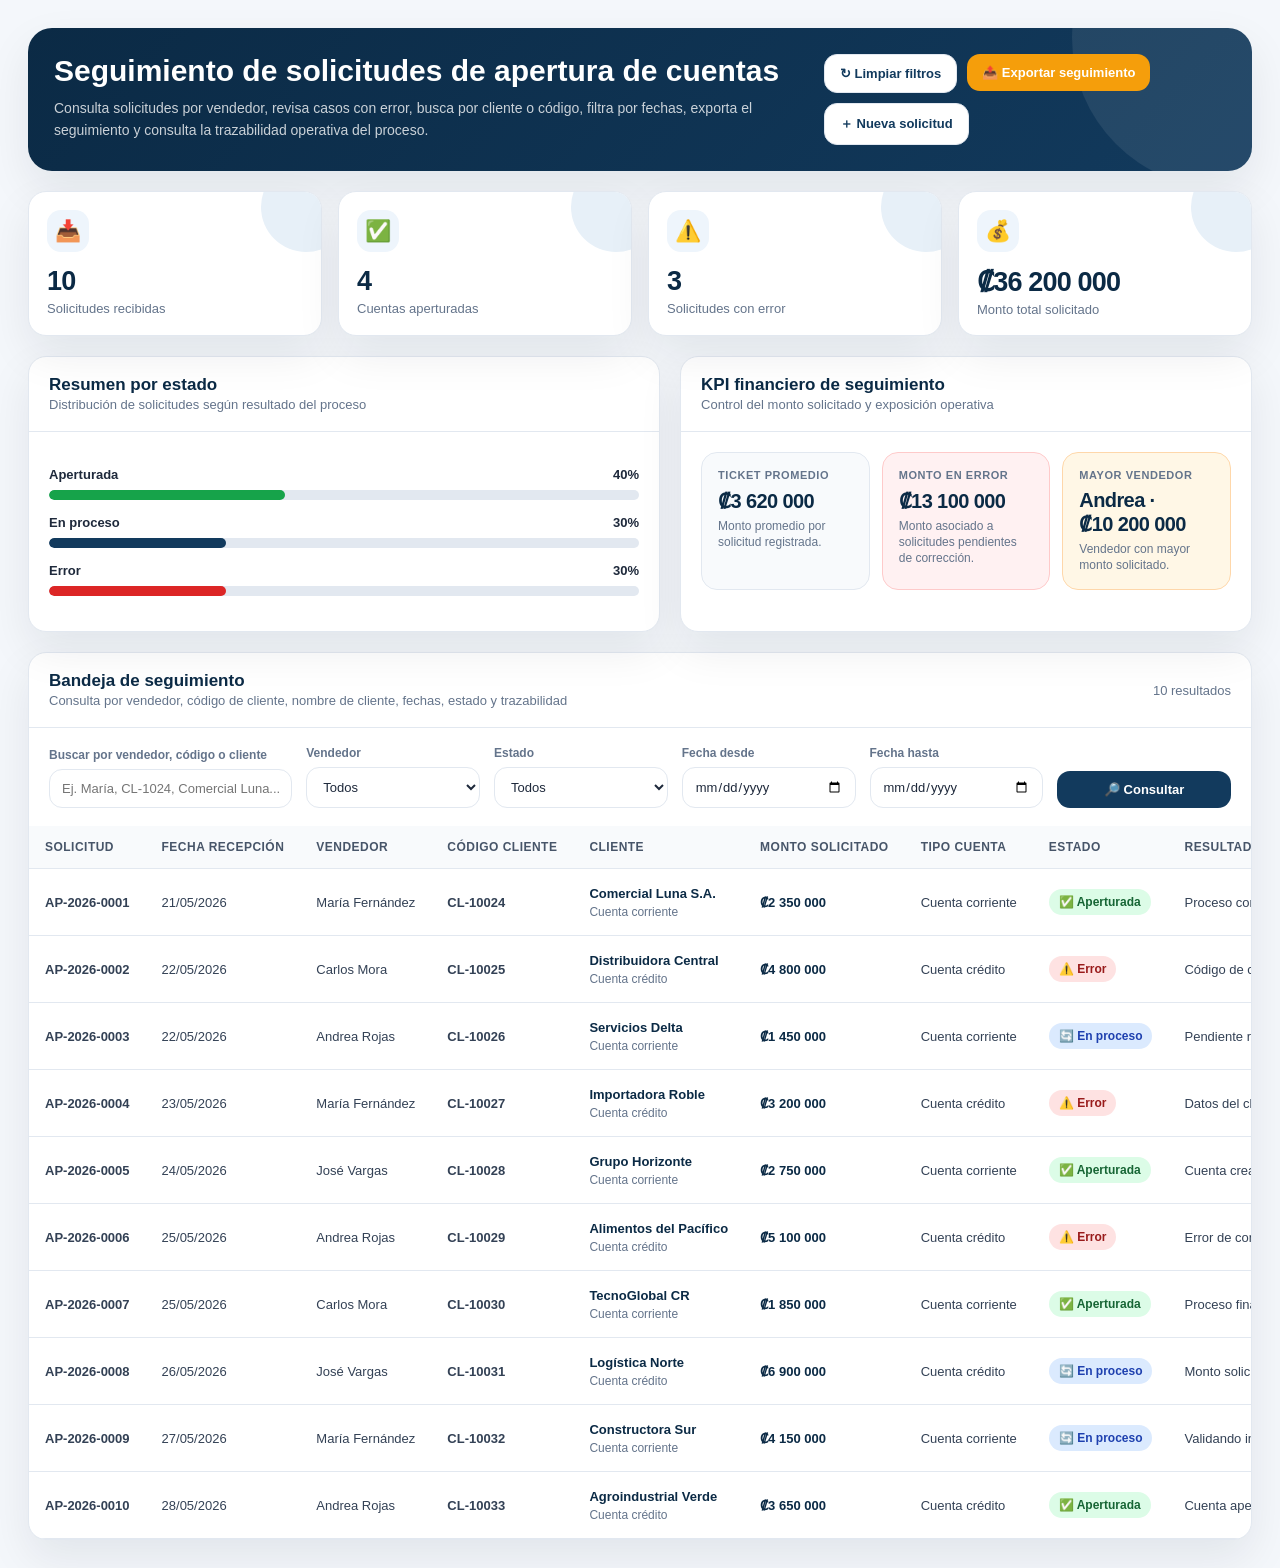
<file: APERTURA DE CUENTAS/vista de seguimiento LA GUACA.html>
<!DOCTYPE html>
<html lang="es">
<head>
  <meta charset="UTF-8" />
  <meta name="viewport" content="width=device-width, initial-scale=1.0" />
  <title>Seguimiento de Solicitudes de Apertura de Cuentas</title>
  <style>
    :root{--azul:#123A5D;--azul2:#0B2A45;--dorado:#F59E0B;--fondo:#F4F7FB;--card:#fff;--texto:#1E293B;--muted:#64748B;--linea:#E2E8F0;--ok:#16A34A;--err:#DC2626;--info:#2563EB;--shadow:0 18px 45px rgba(15,23,42,.08);--radius:18px}
    *{box-sizing:border-box;margin:0;padding:0;font-family:Inter,Segoe UI,Roboto,Arial,sans-serif}body{background:var(--fondo);color:var(--texto)}
    .main{max-width:1500px;margin:auto;padding:28px}.hero{background:linear-gradient(135deg,var(--azul2),var(--azul));color:#fff;border-radius:24px;padding:26px;box-shadow:var(--shadow);display:flex;justify-content:space-between;gap:18px;overflow:hidden;position:relative}.hero:after{content:"";position:absolute;width:300px;height:300px;border-radius:50%;background:rgba(255,255,255,.08);right:-120px;top:-140px}.hero h1{font-size:30px;margin-bottom:10px}.hero p{max-width:900px;color:rgba(255,255,255,.78);font-size:14px;line-height:1.55}.actions{display:flex;gap:10px;flex-wrap:wrap;align-items:flex-start;position:relative;z-index:1}.btn{border:0;border-radius:13px;padding:11px 15px;font-weight:800;font-size:13px;cursor:pointer;display:inline-flex;align-items:center;gap:8px;justify-content:center;transition:.2s;white-space:nowrap}.btn:hover{transform:translateY(-1px)}.btn-primary{background:var(--azul);color:#fff}.btn-light,.btn-outline{background:#fff;color:var(--azul);border:1px solid var(--linea)}.btn-accent{background:var(--dorado);color:#fff}.btn-danger{background:var(--err);color:#fff}.grid{display:grid;grid-template-columns:repeat(4,1fr);gap:16px;margin:20px 0}.kpi,.panel{background:var(--card);border:1px solid var(--linea);border-radius:var(--radius);box-shadow:var(--shadow);overflow:hidden}.kpi{padding:18px;position:relative}.kpi:after{content:"";position:absolute;width:90px;height:90px;border-radius:50%;background:#E7F0F8;right:-30px;top:-30px}.kpi .icon{width:42px;height:42px;border-radius:14px;background:#EEF5FC;color:var(--azul);display:grid;place-items:center;font-size:21px}.kpi strong{display:block;margin-top:14px;font-size:27px;color:var(--azul2);letter-spacing:-.03em}.kpi span{display:block;color:var(--muted);font-size:13px;margin-top:4px}.summary{display:grid;grid-template-columns:1.05fr .95fr;gap:20px;margin-bottom:20px}.head{padding:18px 20px;border-bottom:1px solid var(--linea);display:flex;justify-content:space-between;gap:12px;align-items:center}.head h3{font-size:17px;color:var(--azul2)}.head span{color:var(--muted);font-size:13px}.chart,.risk{padding:20px}.bar-line{margin:15px 0}.bar-top{display:flex;justify-content:space-between;font-size:13px;font-weight:800;margin-bottom:8px}.bar{height:10px;border-radius:99px;background:#E2E8F0;overflow:hidden}.bar span{display:block;height:100%;background:var(--azul);border-radius:99px}.bar.ok span{background:var(--ok)}.bar.err span{background:var(--err)}.risk{display:grid;grid-template-columns:repeat(3,1fr);gap:12px}.risk-card{border:1px solid var(--linea);background:#F8FAFC;border-radius:16px;padding:16px}.risk-card.err{background:#FFF1F2;border-color:#FECACA}.risk-card.gold{background:#FFF7E6;border-color:#FED7AA}.risk-card small{display:block;color:var(--muted);font-size:11px;font-weight:900;text-transform:uppercase;letter-spacing:.05em;margin-bottom:8px}.risk-card strong{display:block;font-size:20px;color:var(--azul2);letter-spacing:-.03em}.risk-card span{display:block;color:var(--muted);font-size:12px;margin-top:5px;line-height:1.35}.filters{padding:18px 20px;display:grid;grid-template-columns:1.4fr repeat(5,minmax(140px,1fr));gap:14px;align-items:end}.field label{display:block;font-size:12px;color:var(--muted);font-weight:800;margin-bottom:7px}.field input,.field select,.field textarea{width:100%;border:1px solid var(--linea);border-radius:13px;padding:11px 12px;font-size:13px;outline:none;background:#fff;color:var(--texto)}.field input:focus,.field select:focus,.field textarea:focus{border-color:var(--azul);box-shadow:0 0 0 4px rgba(18,58,93,.08)}.field textarea{min-height:88px;resize:vertical}.table-wrap{overflow:auto}table{width:100%;border-collapse:collapse;min-width:1320px}th{background:#F8FAFC;color:#475569;font-size:12px;text-transform:uppercase;letter-spacing:.04em;text-align:left;padding:14px 16px;border-bottom:1px solid var(--linea);white-space:nowrap}td{padding:15px 16px;border-bottom:1px solid var(--linea);font-size:13px;color:#334155;vertical-align:middle;white-space:nowrap}tr:hover td{background:#FBFDFF}.client{display:flex;flex-direction:column;gap:4px}.client strong,.money{color:var(--azul2);font-weight:900}.client span{color:var(--muted);font-size:12px}.badge{display:inline-flex;align-items:center;gap:6px;border-radius:99px;padding:6px 10px;font-size:12px;font-weight:800}.success{background:#DCFCE7;color:#166534}.danger{background:#FEE2E2;color:#991B1B}.info{background:#DBEAFE;color:#1E40AF}.muted{background:#E2E8F0;color:#475569}.row-actions{display:flex;gap:8px}.icon-btn{width:36px;height:36px;border-radius:12px;border:1px solid var(--linea);background:#fff;cursor:pointer;display:grid;place-items:center}.icon-btn:hover:not(:disabled){border-color:var(--azul);background:#F8FAFC}.icon-btn:disabled{opacity:.38;cursor:not-allowed;background:#F1F5F9}.empty{text-align:center;padding:34px 20px;color:var(--muted);display:none}.empty strong{display:block;color:var(--azul2);margin-bottom:6px}.modal{position:fixed;inset:0;background:rgba(15,23,42,.58);display:none;align-items:center;justify-content:center;z-index:50;padding:22px}.modal.open{display:flex}.modal-content{width:min(940px,100%);max-height:88vh;overflow:auto;background:#fff;border-radius:22px;box-shadow:0 30px 90px rgba(0,0,0,.28)}.modal-content.small{width:min(620px,100%)}.modal-head{padding:22px;background:linear-gradient(135deg,var(--azul2),var(--azul));color:#fff;display:flex;justify-content:space-between;gap:14px}.modal-head h3{font-size:19px;margin-bottom:6px}.modal-head p{font-size:13px;color:rgba(255,255,255,.78)}.close{width:38px;height:38px;border-radius:12px;border:1px solid rgba(255,255,255,.22);background:rgba(255,255,255,.12);color:#fff;font-size:18px;cursor:pointer}.modal-body{padding:22px}.form-grid{display:grid;grid-template-columns:repeat(2,1fr);gap:14px}.full{grid-column:1/-1}.form-actions{display:flex;justify-content:flex-end;gap:10px;margin-top:18px;padding-top:16px;border-top:1px solid var(--linea)}.notice{border:1px solid #BFDBFE;background:#EFF6FF;color:#1E40AF;border-radius:14px;padding:12px 14px;font-size:13px;line-height:1.45;margin-bottom:16px}.detail-grid{display:grid;grid-template-columns:repeat(4,1fr);gap:12px;margin-bottom:22px}.detail-card{border:1px solid var(--linea);border-radius:15px;padding:14px;background:#F8FAFC}.detail-card small{display:block;color:var(--muted);font-weight:800;font-size:11px;text-transform:uppercase;letter-spacing:.04em;margin-bottom:5px}.detail-card strong{font-size:13px;color:var(--azul2)}.modal-table{min-width:auto}
    @media(max-width:1100px){.grid{grid-template-columns:repeat(2,1fr)}.summary{grid-template-columns:1fr}.filters{grid-template-columns:repeat(2,1fr)}.risk{grid-template-columns:1fr}.hero{flex-direction:column}}@media(max-width:700px){.main{padding:16px}.grid,.filters,.form-grid,.detail-grid{grid-template-columns:1fr}.hero h1{font-size:23px}}
  </style>
</head>
<body>
<main class="main">
  <section class="hero">
    <div><h1>Seguimiento de solicitudes de apertura de cuentas</h1><p>Consulta solicitudes por vendedor, revisa casos con error, busca por cliente o código, filtra por fechas, exporta el seguimiento y consulta la trazabilidad operativa del proceso.</p></div>
    <div class="actions"><button class="btn btn-light" onclick="resetFilters()">↻ Limpiar filtros</button><button class="btn btn-accent" onclick="exportCSV()">📤 Exportar seguimiento</button><button class="btn btn-light" onclick="openNewRequest()">＋ Nueva solicitud</button></div>
  </section>

  <section class="grid">
    <article class="kpi"><div class="icon">📥</div><strong id="kpiTotal">0</strong><span>Solicitudes recibidas</span></article>
    <article class="kpi"><div class="icon">✅</div><strong id="kpiCompleted">0</strong><span>Cuentas aperturadas</span></article>
    <article class="kpi"><div class="icon">⚠️</div><strong id="kpiErrors">0</strong><span>Solicitudes con error</span></article>
    <article class="kpi"><div class="icon">💰</div><strong id="kpiAmount">₡0</strong><span>Monto total solicitado</span></article>
  </section>

  <section class="summary">
    <article class="panel"><div class="head"><div><h3>Resumen por estado</h3><span>Distribución de solicitudes según resultado del proceso</span></div></div><div class="chart"><div class="bar-line"><div class="bar-top"><span>Aperturada</span><span id="pctAperturada">0%</span></div><div class="bar ok"><span id="barAperturada"></span></div></div><div class="bar-line"><div class="bar-top"><span>En proceso</span><span id="pctProceso">0%</span></div><div class="bar"><span id="barProceso"></span></div></div><div class="bar-line"><div class="bar-top"><span>Error</span><span id="pctError">0%</span></div><div class="bar err"><span id="barError"></span></div></div></div></article>
    <article class="panel"><div class="head"><div><h3>KPI financiero de seguimiento</h3><span>Control del monto solicitado y exposición operativa</span></div></div><div class="risk"><div class="risk-card"><small>Ticket promedio</small><strong id="avgTicket">₡0</strong><span>Monto promedio por solicitud registrada.</span></div><div class="risk-card err"><small>Monto en error</small><strong id="errorAmount">₡0</strong><span>Monto asociado a solicitudes pendientes de corrección.</span></div><div class="risk-card gold"><small>Mayor vendedor</small><strong id="topSellerAmount">-</strong><span>Vendedor con mayor monto solicitado.</span></div></div></article>
  </section>

  <section class="panel"><div class="head"><div><h3>Bandeja de seguimiento</h3><span>Consulta por vendedor, código de cliente, nombre de cliente, fechas, estado y trazabilidad</span></div><span id="resultCounter">0 resultados</span></div>
    <div class="filters"><div class="field"><label>Buscar por vendedor, código o cliente</label><input id="searchInput" placeholder="Ej. María, CL-1024, Comercial Luna..." oninput="applyFilters()"></div><div class="field"><label>Vendedor</label><select id="sellerFilter" onchange="applyFilters()"><option value="">Todos</option></select></div><div class="field"><label>Estado</label><select id="statusFilter" onchange="applyFilters()"><option value="">Todos</option><option>Aperturada</option><option>En proceso</option><option>Error</option></select></div><div class="field"><label>Fecha desde</label><input id="dateFrom" type="date" onchange="applyFilters()"></div><div class="field"><label>Fecha hasta</label><input id="dateTo" type="date" onchange="applyFilters()"></div><div class="field"><button class="btn btn-primary" style="width:100%" onclick="applyFilters()">🔎 Consultar</button></div></div>
    <div class="table-wrap"><table><thead><tr><th>Solicitud</th><th>Fecha recepción</th><th>Vendedor</th><th>Código cliente</th><th>Cliente</th><th>Monto solicitado</th><th>Tipo cuenta</th><th>Estado</th><th>Resultado / novedad</th><th>Última ejecución</th><th>Acciones</th></tr></thead><tbody id="requestTable"></tbody></table></div><div class="empty" id="emptyState"><strong>No se encontraron solicitudes</strong>Ajusta los filtros de búsqueda o el rango de fechas seleccionado.</div>
  </section>
</main>

<div class="modal" id="traceModal"><div class="modal-content"><div class="modal-head"><div><h3 id="modalTitle">Trazabilidad</h3><p id="modalSubtitle"></p></div><button class="close" onclick="closeModal('traceModal')">×</button></div><div class="modal-body"><div class="detail-grid" id="detailGrid"></div><table class="modal-table"><thead><tr><th>Fecha / Hora</th><th>Etapa</th><th>Estado</th><th>Responsable</th><th>Detalle</th></tr></thead><tbody id="traceTable"></tbody></table></div></div></div>

<div class="modal" id="newRequestModal"><div class="modal-content small"><div class="modal-head"><div><h3>Nueva solicitud manual</h3><p>Registra una solicitud para cargarla en la bandeja.</p></div><button class="close" onclick="closeModal('newRequestModal')">×</button></div><div class="modal-body"><form id="newRequestForm"><div class="notice">La solicitud se cargará con estado <strong>En proceso</strong> y quedará pendiente de validación de cliente.</div><div class="form-grid"><div class="field"><label>Código de cliente</label><input id="newClientCode" placeholder="Ej. CL-10034" required></div><div class="field"><label>Monto en colones</label><input id="newAmount" type="number" min="1" step="1000" placeholder="Ej. 2500000" required></div><div class="field full"><label>Nombre del vendedor</label><select id="newSeller" required></select></div></div><div class="form-actions"><button type="button" class="btn btn-outline" onclick="closeModal('newRequestModal')">Cancelar</button><button class="btn btn-primary" type="submit">Guardar solicitud</button></div></form></div></div></div>

<div class="modal" id="reprocessModal"><div class="modal-content small"><div class="modal-head"><div><h3>Confirmar reproceso</h3><p id="reprocessSubtitle">Actualiza la información antes de enviar nuevamente el caso.</p></div><button class="close" onclick="closeModal('reprocessModal')">×</button></div><div class="modal-body"><form id="reprocessForm"><input type="hidden" id="reprocessId"><div class="notice">Esta acción está habilitada únicamente para solicitudes en estado <strong>Error</strong>.</div><div class="form-grid"><div class="field"><label>Código de cliente</label><input id="reprocessCode" required></div><div class="field"><label>Monto en colones</label><input id="reprocessAmount" type="number" min="1" step="1000" required></div><div class="field full"><label>Vendedor</label><select id="reprocessSeller" required></select></div><div class="field full"><label>Motivo de confirmación</label><textarea id="reprocessReason" placeholder="Indica el motivo por el cual se confirma el reproceso..." required></textarea></div></div><div class="form-actions"><button type="button" class="btn btn-outline" onclick="closeModal('reprocessModal')">Cancelar</button><button class="btn btn-danger" type="submit">Enviar a reproceso</button></div></form></div></div></div>

<script>
const sellersCatalog=["María Fernández","Carlos Mora","Andrea Rojas","José Vargas"];
const requests=[
{id:"AP-2026-0001",date:"2026-05-21",seller:"María Fernández",code:"CL-10024",client:"Comercial Luna S.A.",amount:2350000,account:"Cuenta corriente",status:"Aperturada",result:"Proceso completado correctamente",lastRun:"2026-05-21 09:45",trace:[["2026-05-21 08:12","Recepción de solicitud","Recibida","Sistema","Solicitud ingresada desde canal comercial."],["2026-05-21 08:20","Validación de cliente","Completada","RPA","Cliente y datos requeridos validados."],["2026-05-21 09:10","Apertura en SAP","Completada","RPA","Cuenta creada exitosamente."],["2026-05-21 09:45","Notificación","Enviada","Sistema","Correo enviado a CXC y vendedor."]]},
{id:"AP-2026-0002",date:"2026-05-22",seller:"Carlos Mora",code:"CL-10025",client:"Distribuidora Central",amount:4800000,account:"Cuenta crédito",status:"Error",result:"Código de cliente no existe en SAP",lastRun:"2026-05-22 10:31",trace:[["2026-05-22 09:55","Recepción de solicitud","Recibida","Sistema","Solicitud registrada para procesamiento."],["2026-05-22 10:05","Validación de cliente","Error","RPA","No se encontró código de cliente en SAP."],["2026-05-22 10:31","Gestión de excepción","Pendiente","Backoffice","Se requiere confirmación del vendedor."]]},
{id:"AP-2026-0003",date:"2026-05-22",seller:"Andrea Rojas",code:"CL-10026",client:"Servicios Delta",amount:1450000,account:"Cuenta corriente",status:"En proceso",result:"Pendiente respuesta del sistema fuente",lastRun:"2026-05-22 11:40",trace:[["2026-05-22 11:01","Recepción de solicitud","Recibida","Sistema","Solicitud recibida desde vendedor."],["2026-05-22 11:22","Validación de cliente","Completada","RPA","Cliente validado en sistema fuente."],["2026-05-22 11:40","Apertura en SAP","En proceso","RPA","Esperando respuesta del sistema fuente."]]},
{id:"AP-2026-0004",date:"2026-05-23",seller:"María Fernández",code:"CL-10027",client:"Importadora Roble",amount:3200000,account:"Cuenta crédito",status:"Error",result:"Datos del cliente incompletos para apertura",lastRun:"2026-05-23 14:10",trace:[["2026-05-23 13:32","Recepción de solicitud","Recibida","Sistema","Solicitud ingresada correctamente."],["2026-05-23 13:50","Validación de cliente","Error","RPA","Datos obligatorios del cliente no están completos."],["2026-05-23 14:10","Solicitud de corrección","Pendiente","Sistema","Se solicita corrección al vendedor."]]},
{id:"AP-2026-0005",date:"2026-05-24",seller:"José Vargas",code:"CL-10028",client:"Grupo Horizonte",amount:2750000,account:"Cuenta corriente",status:"Aperturada",result:"Cuenta creada y notificación enviada",lastRun:"2026-05-24 16:02",trace:[["2026-05-24 15:05","Recepción de solicitud","Recibida","Sistema","Registro inicial de solicitud."],["2026-05-24 15:22","Validación de cliente","Completada","RPA","Datos comerciales coinciden con sistema fuente."],["2026-05-24 15:48","Apertura en SAP","Completada","RPA","Apertura de cuenta completada."],["2026-05-24 16:02","Reporte diario","Actualizado","Sistema","Solicitud incluida en reporte de aplicaciones correctas."]]},
{id:"AP-2026-0006",date:"2026-05-25",seller:"Andrea Rojas",code:"CL-10029",client:"Alimentos del Pacífico",amount:5100000,account:"Cuenta crédito",status:"Error",result:"Error de conexión con SAP",lastRun:"2026-05-25 08:58",trace:[["2026-05-25 08:15","Recepción de solicitud","Recibida","Sistema","Solicitud recibida."],["2026-05-25 08:26","Validación de cliente","Completada","RPA","Cliente validado correctamente."],["2026-05-25 08:58","Conexión SAP","Error","RPA","No fue posible establecer conexión con SAP."],["2026-05-25 09:00","Alerta","Enviada","Sistema","Alerta enviada al equipo técnico."]]},
{id:"AP-2026-0007",date:"2026-05-25",seller:"Carlos Mora",code:"CL-10030",client:"TecnoGlobal CR",amount:1850000,account:"Cuenta corriente",status:"Aperturada",result:"Proceso finalizado sin novedades",lastRun:"2026-05-25 12:35",trace:[["2026-05-25 11:50","Recepción de solicitud","Recibida","Sistema","Ingreso correcto."],["2026-05-25 12:02","Validación de cliente","Completada","RPA","Cliente encontrado en sistema fuente."],["2026-05-25 12:22","Apertura en SAP","Completada","RPA","Cuenta creada."],["2026-05-25 12:35","Notificación","Enviada","Sistema","Confirmación enviada a vendedor."]]},
{id:"AP-2026-0008",date:"2026-05-26",seller:"José Vargas",code:"CL-10031",client:"Logística Norte",amount:6900000,account:"Cuenta crédito",status:"En proceso",result:"Monto solicitado en validación operativa",lastRun:"2026-05-26 15:14",trace:[["2026-05-26 14:26","Recepción de solicitud","Recibida","Sistema","Solicitud cargada."],["2026-05-26 14:40","Validación de cliente","En proceso","RPA","Monto en revisión según reglas de negocio."],["2026-05-26 15:14","Apertura de cuenta","En proceso","Backoffice","Pendiente continuidad del proceso."]]},
{id:"AP-2026-0009",date:"2026-05-27",seller:"María Fernández",code:"CL-10032",client:"Constructora Sur",amount:4150000,account:"Cuenta corriente",status:"En proceso",result:"Validando información del cliente",lastRun:"2026-05-27 09:20",trace:[["2026-05-27 09:01","Recepción de solicitud","Recibida","Sistema","Solicitud recibida por canal comercial."],["2026-05-27 09:20","Validación de cliente","En proceso","RPA","Validando información del cliente."]]},
{id:"AP-2026-0010",date:"2026-05-28",seller:"Andrea Rojas",code:"CL-10033",client:"Agroindustrial Verde",amount:3650000,account:"Cuenta crédito",status:"Aperturada",result:"Cuenta aperturada y reporte actualizado",lastRun:"2026-05-28 13:08",trace:[["2026-05-28 12:10","Recepción de solicitud","Recibida","Sistema","Solicitud ingresada."],["2026-05-28 12:28","Validación de cliente","Completada","RPA","Cliente cumple condiciones de apertura."],["2026-05-28 12:55","Apertura en SAP","Completada","RPA","Registro exitoso."],["2026-05-28 13:08","Reporte de ejecución","Actualizado","Sistema","Se actualizó repositorio de resultados."]]}
];
let filtered=[...requests];
function money(v){return new Intl.NumberFormat('es-CR',{style:'currency',currency:'CRC',maximumFractionDigits:0}).format(Number(v||0))}
function fmtDate(d){const [y,m,day]=d.split('-');return `${day}/${m}/${y}`}
function nowText(){const d=new Date(),p=n=>String(n).padStart(2,'0');return `${d.getFullYear()}-${p(d.getMonth()+1)}-${p(d.getDate())} ${p(d.getHours())}:${p(d.getMinutes())}`}
function todayISO(){return new Date().toISOString().slice(0,10)}
function cls(s){return s==='Aperturada'?'badge success':s==='Error'?'badge danger':'badge info'}
function ico(s){return s==='Aperturada'?'✅':s==='Error'?'⚠️':'🔄'}
function render(){const tbody=document.getElementById('requestTable');tbody.innerHTML='';filtered.forEach(it=>{const can=it.status==='Error';tbody.insertAdjacentHTML('beforeend',`<tr><td><strong>${it.id}</strong></td><td>${fmtDate(it.date)}</td><td>${it.seller}</td><td><strong>${it.code}</strong></td><td><div class="client"><strong>${it.client}</strong><span>${it.account}</span></div></td><td class="money">${money(it.amount)}</td><td>${it.account}</td><td><span class="${cls(it.status)}">${ico(it.status)} ${it.status}</span></td><td>${it.result}</td><td>${it.lastRun}</td><td><div class="row-actions"><button class="icon-btn" title="Ver trazabilidad" onclick="openTrace('${it.id}')">🧾</button><button class="icon-btn" title="${can?'Reprocesar caso':'Reproceso no disponible para este estado'}" ${can?'':'disabled'} onclick="openReprocess('${it.id}')">↻</button></div></td></tr>`)});document.getElementById('emptyState').style.display=filtered.length?'none':'block';document.getElementById('resultCounter').textContent=`${filtered.length} resultado${filtered.length===1?'':'s'}`;updateKpis();updateBars()}
function applyFilters(){const q=document.getElementById('searchInput').value.toLowerCase().trim(),seller=document.getElementById('sellerFilter').value,status=document.getElementById('statusFilter').value,from=document.getElementById('dateFrom').value,to=document.getElementById('dateTo').value;filtered=requests.filter(it=>(!q||it.seller.toLowerCase().includes(q)||it.code.toLowerCase().includes(q)||it.client.toLowerCase().includes(q)||it.id.toLowerCase().includes(q))&&(!seller||it.seller===seller)&&(!status||it.status===status)&&(!from||it.date>=from)&&(!to||it.date<=to));render()}
function resetFilters(){['searchInput','dateFrom','dateTo'].forEach(id=>document.getElementById(id).value='');document.getElementById('sellerFilter').value='';document.getElementById('statusFilter').value='';filtered=[...requests];render()}
function updateKpis(){const total=requests.reduce((a,x)=>a+x.amount,0),err=requests.filter(x=>x.status==='Error').reduce((a,x)=>a+x.amount,0),avg=requests.length?total/requests.length:0;document.getElementById('kpiTotal').textContent=requests.length;document.getElementById('kpiCompleted').textContent=requests.filter(x=>x.status==='Aperturada').length;document.getElementById('kpiErrors').textContent=requests.filter(x=>x.status==='Error').length;document.getElementById('kpiAmount').textContent=money(total);document.getElementById('avgTicket').textContent=money(avg);document.getElementById('errorAmount').textContent=money(err);document.getElementById('topSellerAmount').textContent=topSeller()}
function topSeller(){const t={};requests.forEach(x=>t[x.seller]=(t[x.seller]||0)+x.amount);const top=Object.entries(t).sort((a,b)=>b[1]-a[1])[0];return top?`${top[0].split(' ')[0]} · ${money(top[1])}`:'-'}
function updateBars(){const total=requests.length||1;[['Aperturada','Aperturada'],['Proceso','En proceso'],['Error','Error']].forEach(([id,status])=>{const pct=Math.round(requests.filter(x=>x.status===status).length/total*100);document.getElementById('pct'+id).textContent=pct+'%';document.getElementById('bar'+id).style.width=pct+'%'})}
function populateSellerSelect(id,selected=''){const s=document.getElementById(id);s.innerHTML='';sellersCatalog.forEach(v=>{const o=document.createElement('option');o.value=v;o.textContent=v;o.selected=v===selected;s.appendChild(o)})}
function populateSellers(){const f=document.getElementById('sellerFilter');f.innerHTML='<option value="">Todos</option>';sellersCatalog.forEach(v=>f.insertAdjacentHTML('beforeend',`<option>${v}</option>`));populateSellerSelect('newSeller');populateSellerSelect('reprocessSeller')}
function traceClass(v){const x=v.toLowerCase();if(x.includes('error'))return 'badge danger';if(x.includes('proceso')||x.includes('solicitado'))return 'badge info';if(x.includes('pendiente'))return 'badge muted';return 'badge success'}
function openTrace(id){const it=requests.find(x=>x.id===id);if(!it)return;document.getElementById('modalTitle').textContent=`Trazabilidad de solicitud ${it.id}`;document.getElementById('modalSubtitle').textContent=`${it.client} · ${it.code} · ${it.seller}`;document.getElementById('detailGrid').innerHTML=`<div class="detail-card"><small>Solicitud</small><strong>${it.id}</strong></div><div class="detail-card"><small>Cliente</small><strong>${it.client}</strong></div><div class="detail-card"><small>Vendedor</small><strong>${it.seller}</strong></div><div class="detail-card"><small>Estado actual</small><strong>${it.status}</strong></div><div class="detail-card"><small>Código cliente</small><strong>${it.code}</strong></div><div class="detail-card"><small>Monto solicitado</small><strong>${money(it.amount)}</strong></div><div class="detail-card"><small>Fecha recepción</small><strong>${fmtDate(it.date)}</strong></div><div class="detail-card"><small>Última ejecución</small><strong>${it.lastRun}</strong></div>`;document.getElementById('traceTable').innerHTML=it.trace.map(t=>`<tr><td>${t[0]}</td><td>${t[1]}</td><td><span class="${traceClass(t[2])}">${t[2]}</span></td><td>${t[3]}</td><td>${t[4]}</td></tr>`).join('');document.getElementById('traceModal').classList.add('open')}
function closeModal(id){document.getElementById(id).classList.remove('open')}
function openNewRequest(){document.getElementById('newRequestForm').reset();populateSellerSelect('newSeller');document.getElementById('newRequestModal').classList.add('open')}
function openReprocess(id){const it=requests.find(x=>x.id===id);if(!it||it.status!=='Error')return;document.getElementById('reprocessId').value=it.id;document.getElementById('reprocessCode').value=it.code;document.getElementById('reprocessAmount').value=it.amount;document.getElementById('reprocessReason').value='';document.getElementById('reprocessSubtitle').textContent=`${it.id} · ${it.client} · ${it.result}`;populateSellerSelect('reprocessSeller',it.seller);document.getElementById('reprocessModal').classList.add('open')}
function nextId(){const max=requests.reduce((a,x)=>Math.max(a,Number(x.id.split('-').pop())),0);return `AP-2026-${String(max+1).padStart(4,'0')}`}
document.getElementById('newRequestForm').addEventListener('submit',e=>{e.preventDefault();const code=document.getElementById('newClientCode').value.trim(),amount=Number(document.getElementById('newAmount').value),seller=document.getElementById('newSeller').value,now=nowText();if(!code||amount<=0||!seller)return;requests.unshift({id:nextId(),date:todayISO(),seller,code,client:'Cliente pendiente de consulta',amount,account:'Cuenta por definir',status:'En proceso',result:'Solicitud creada manualmente, pendiente de validación de cliente',lastRun:now,trace:[[now,'Creación manual','Registrada',seller,'Solicitud creada desde la plataforma web.'],[now,'Validación de cliente','En proceso','Sistema','Pendiente de consulta del cliente en sistema fuente.']]});closeModal('newRequestModal');applyFilters()});
document.getElementById('reprocessForm').addEventListener('submit',e=>{e.preventDefault();const id=document.getElementById('reprocessId').value,it=requests.find(x=>x.id===id);if(!it)return;const code=document.getElementById('reprocessCode').value.trim(),amount=Number(document.getElementById('reprocessAmount').value),seller=document.getElementById('reprocessSeller').value,reason=document.getElementById('reprocessReason').value.trim(),now=nowText();if(!code||amount<=0||!seller||!reason)return;it.code=code;it.amount=amount;it.seller=seller;it.status='En proceso';it.result=`Reproceso solicitado: ${reason}`;it.lastRun=now;it.trace.push([now,'Reproceso','Solicitado',seller,`Motivo de confirmación: ${reason}`]);it.trace.push([now,'Validación de cliente','En proceso','RPA','Caso enviado nuevamente a validación de cliente.']);closeModal('reprocessModal');applyFilters()});
function exportCSV(){const headers=['Solicitud','Fecha recepción','Vendedor','Código cliente','Cliente','Monto solicitado','Tipo cuenta','Estado','Resultado/Novedad','Última ejecución'];const rows=filtered.map(x=>[x.id,x.date,x.seller,x.code,x.client,x.amount,x.account,x.status,x.result,x.lastRun]);const csv=[headers,...rows].map(r=>r.map(v=>`"${String(v).replaceAll('"','""')}"`).join(',')).join('\n');const blob=new Blob([csv],{type:'text/csv;charset=utf-8;'}),url=URL.createObjectURL(blob),a=document.createElement('a');a.href=url;a.download='seguimiento_solicitudes_apertura_cuentas.csv';a.click();URL.revokeObjectURL(url)}
document.querySelectorAll('.modal').forEach(m=>m.addEventListener('click',e=>{if(e.target.classList.contains('modal'))e.target.classList.remove('open')}));
populateSellers();render();
</script>
</body>
</html>
</file>
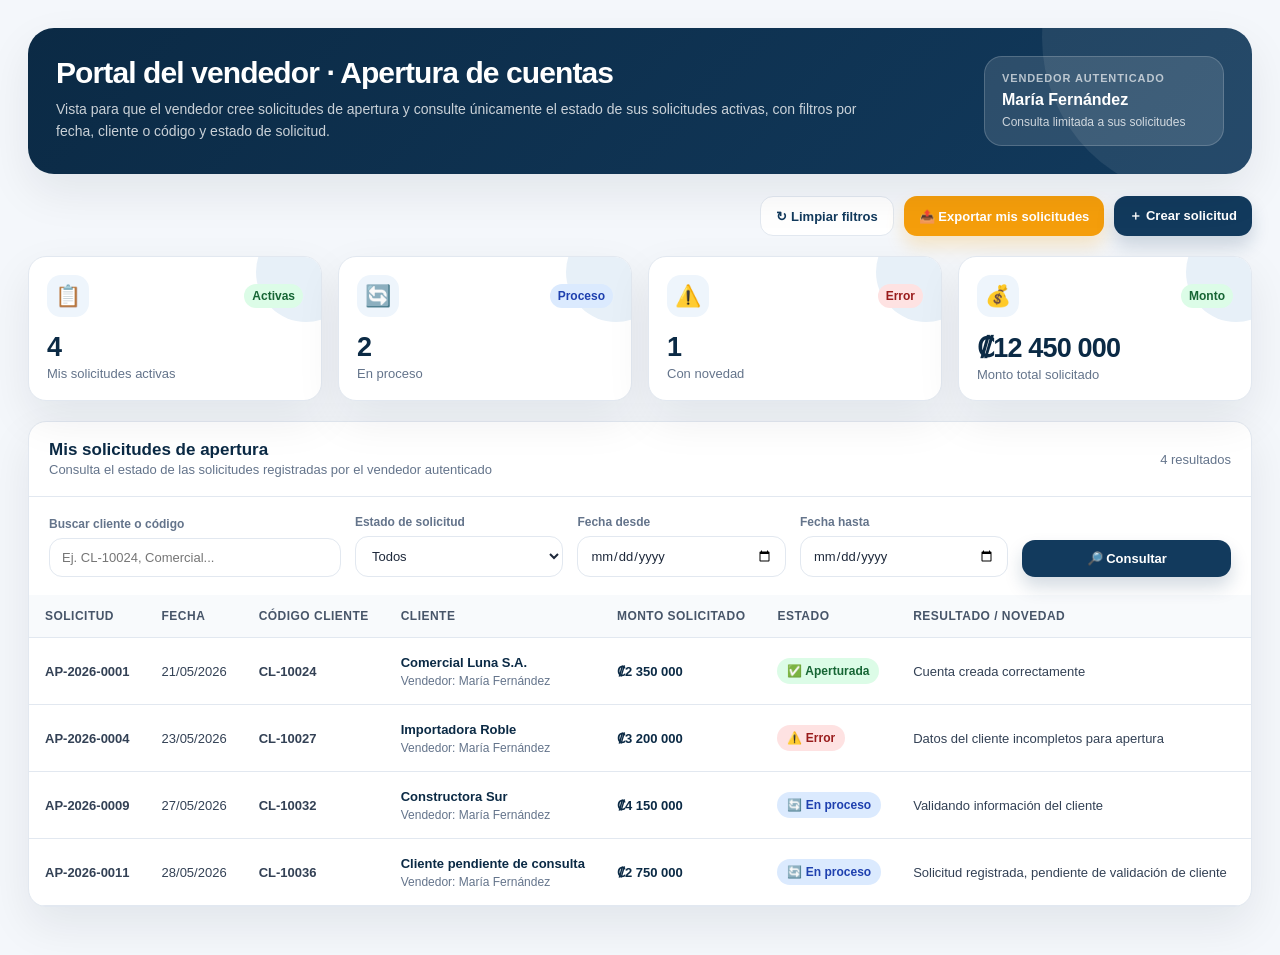
<file: APERTURA DE CUENTAS/vista_vendedor_apertura_cuentas.html>
<!DOCTYPE html>
<html lang="es">
<head>
  <meta charset="UTF-8" />
  <meta name="viewport" content="width=device-width, initial-scale=1.0"/>
  <title>Portal Vendedor - Solicitudes de Apertura de Cuentas</title>
  <style>
    :root{
      --primary:#123A5D;
      --primary-2:#0B2A45;
      --accent:#F59E0B;
      --bg:#F4F7FB;
      --card:#FFFFFF;
      --text:#1E293B;
      --muted:#64748B;
      --line:#E2E8F0;
      --success:#16A34A;
      --danger:#DC2626;
      --info:#2563EB;
      --shadow:0 18px 45px rgba(15,23,42,.08);
      --radius:18px;
    }

    *{
      box-sizing:border-box;
      margin:0;
      padding:0;
      font-family:Inter, Segoe UI, Roboto, Arial, sans-serif;
    }

    body{
      background:var(--bg);
      color:var(--text);
      min-height:100vh;
    }

    .main{
      max-width:1450px;
      margin:0 auto;
      padding:28px;
    }

    .hero{
      background:linear-gradient(135deg,var(--primary-2),var(--primary));
      color:#fff;
      border-radius:26px;
      padding:28px;
      display:flex;
      justify-content:space-between;
      align-items:flex-start;
      gap:20px;
      margin-bottom:22px;
      box-shadow:var(--shadow);
      position:relative;
      overflow:hidden;
    }

    .hero:after{
      content:"";
      position:absolute;
      width:320px;
      height:320px;
      border-radius:50%;
      right:-110px;
      top:-150px;
      background:rgba(255,255,255,.08);
    }

    .hero-content{
      position:relative;
      z-index:1;
    }

    .hero h1{
      font-size:30px;
      letter-spacing:-.03em;
      margin-bottom:9px;
    }

    .hero p{
      color:rgba(255,255,255,.78);
      font-size:14px;
      line-height:1.55;
      max-width:840px;
    }

    .user-card{
      position:relative;
      z-index:1;
      background:rgba(255,255,255,.12);
      border:1px solid rgba(255,255,255,.18);
      border-radius:18px;
      padding:15px 17px;
      min-width:240px;
    }

    .user-card small{
      display:block;
      color:rgba(255,255,255,.66);
      font-size:11px;
      text-transform:uppercase;
      letter-spacing:.08em;
      font-weight:900;
      margin-bottom:7px;
    }

    .user-card strong{
      display:block;
      font-size:16px;
      margin-bottom:3px;
    }

    .user-card span{
      color:rgba(255,255,255,.76);
      font-size:12px;
    }

    .top-actions{
      display:flex;
      gap:10px;
      margin-bottom:20px;
      flex-wrap:wrap;
      justify-content:flex-end;
    }

    .btn{
      border:none;
      border-radius:13px;
      padding:11px 15px;
      font-weight:800;
      font-size:13px;
      cursor:pointer;
      transition:.2s ease;
      display:inline-flex;
      align-items:center;
      justify-content:center;
      gap:8px;
      white-space:nowrap;
    }

    .btn-primary{
      background:var(--primary);
      color:#fff;
      box-shadow:0 10px 18px rgba(18,58,93,.18);
    }

    .btn-primary:hover{
      background:var(--primary-2);
      transform:translateY(-1px);
    }

    .btn-accent{
      background:var(--accent);
      color:#fff;
      box-shadow:0 10px 18px rgba(245,158,11,.22);
    }

    .btn-outline{
      background:#fff;
      color:var(--primary);
      border:1px solid var(--line);
    }

    .btn-outline:hover{
      border-color:var(--primary);
      transform:translateY(-1px);
    }

    .grid-kpi{
      display:grid;
      grid-template-columns:repeat(4,minmax(0,1fr));
      gap:16px;
      margin-bottom:20px;
    }

    .kpi-card{
      background:var(--card);
      border:1px solid var(--line);
      border-radius:var(--radius);
      padding:18px;
      box-shadow:var(--shadow);
      position:relative;
      overflow:hidden;
    }

    .kpi-card:after{
      content:"";
      position:absolute;
      width:100px;
      height:100px;
      border-radius:50%;
      background:#E7F0F8;
      right:-35px;
      top:-35px;
    }

    .kpi-head{
      display:flex;
      justify-content:space-between;
      align-items:center;
      position:relative;
      z-index:1;
    }

    .kpi-icon{
      width:42px;
      height:42px;
      border-radius:14px;
      background:#EEF5FC;
      color:var(--primary);
      display:grid;
      place-items:center;
      font-size:21px;
    }

    .kpi-tag{
      font-size:12px;
      font-weight:900;
      padding:5px 8px;
      border-radius:999px;
      color:#166534;
      background:#DCFCE7;
    }

    .kpi-value{
      margin-top:15px;
      font-size:27px;
      font-weight:900;
      color:var(--primary-2);
      letter-spacing:-.03em;
      position:relative;
      z-index:1;
    }

    .kpi-label{
      color:var(--muted);
      font-size:13px;
      margin-top:3px;
      position:relative;
      z-index:1;
    }

    .panel{
      background:var(--card);
      border:1px solid var(--line);
      border-radius:var(--radius);
      box-shadow:var(--shadow);
      margin-bottom:20px;
      overflow:hidden;
    }

    .panel-header{
      padding:18px 20px;
      border-bottom:1px solid var(--line);
      display:flex;
      justify-content:space-between;
      align-items:center;
      gap:12px;
    }

    .panel-header h2{
      font-size:17px;
      color:var(--primary-2);
    }

    .panel-header span{
      color:var(--muted);
      font-size:13px;
    }

    .filters{
      padding:18px 20px;
      display:grid;
      grid-template-columns:1.4fr repeat(4,minmax(150px,1fr));
      gap:14px;
      align-items:end;
    }

    .field label{
      display:block;
      font-size:12px;
      color:var(--muted);
      font-weight:900;
      margin-bottom:7px;
    }

    .field input,
    .field select,
    .field textarea{
      width:100%;
      border:1px solid var(--line);
      border-radius:13px;
      padding:11px 12px;
      font-size:13px;
      outline:none;
      color:var(--text);
      background:#fff;
      transition:.2s ease;
    }

    .field textarea{
      min-height:86px;
      resize:vertical;
    }

    .field input:focus,
    .field select:focus,
    .field textarea:focus{
      border-color:var(--primary);
      box-shadow:0 0 0 4px rgba(18,58,93,.08);
    }

    .table-wrap{
      overflow:auto;
    }

    table{
      width:100%;
      min-width:1120px;
      border-collapse:collapse;
    }

    th{
      background:#F8FAFC;
      color:#475569;
      font-size:12px;
      text-transform:uppercase;
      letter-spacing:.04em;
      text-align:left;
      padding:14px 16px;
      border-bottom:1px solid var(--line);
      white-space:nowrap;
    }

    td{
      padding:15px 16px;
      border-bottom:1px solid var(--line);
      font-size:13px;
      color:#334155;
      vertical-align:middle;
      white-space:nowrap;
    }

    tr:hover td{
      background:#FBFDFF;
    }

    .client{
      display:flex;
      flex-direction:column;
      gap:4px;
    }

    .client strong{
      color:var(--primary-2);
      font-size:13px;
    }

    .client span{
      color:var(--muted);
      font-size:12px;
    }

    .money{
      font-weight:900;
      color:var(--primary-2);
    }

    .badge{
      display:inline-flex;
      align-items:center;
      gap:6px;
      border-radius:999px;
      padding:6px 10px;
      font-size:12px;
      font-weight:900;
    }

    .badge-success{
      background:#DCFCE7;
      color:#166534;
    }

    .badge-danger{
      background:#FEE2E2;
      color:#991B1B;
    }

    .badge-info{
      background:#DBEAFE;
      color:#1E40AF;
    }

    .badge-muted{
      background:#E2E8F0;
      color:#475569;
    }

    .icon-btn{
      width:36px;
      height:36px;
      border-radius:12px;
      border:1px solid var(--line);
      background:#fff;
      cursor:pointer;
      display:grid;
      place-items:center;
      transition:.2s ease;
    }

    .icon-btn:hover{
      border-color:var(--primary);
      background:#F8FAFC;
      transform:translateY(-1px);
    }

    .empty-state{
      display:none;
      text-align:center;
      color:var(--muted);
      padding:34px 20px;
    }

    .empty-state strong{
      display:block;
      color:var(--primary-2);
      margin-bottom:6px;
    }

    .modal{
      position:fixed;
      inset:0;
      background:rgba(15,23,42,.58);
      display:none;
      align-items:center;
      justify-content:center;
      z-index:50;
      padding:22px;
    }

    .modal.open{
      display:flex;
    }

    .modal-content{
      background:#fff;
      border-radius:22px;
      width:min(760px,100%);
      max-height:88vh;
      overflow:auto;
      box-shadow:0 30px 90px rgba(0,0,0,.28);
    }

    .modal-content.large{
      width:min(940px,100%);
    }

    .modal-header{
      padding:22px;
      background:linear-gradient(135deg,var(--primary-2),var(--primary));
      color:#fff;
      display:flex;
      justify-content:space-between;
      align-items:flex-start;
      gap:14px;
    }

    .modal-header h3{
      font-size:19px;
      margin-bottom:6px;
    }

    .modal-header p{
      color:rgba(255,255,255,.78);
      font-size:13px;
    }

    .close{
      width:38px;
      height:38px;
      border-radius:12px;
      border:1px solid rgba(255,255,255,.22);
      background:rgba(255,255,255,.12);
      color:#fff;
      cursor:pointer;
      font-size:18px;
    }

    .modal-body{
      padding:22px;
    }

    .form-grid{
      display:grid;
      grid-template-columns:repeat(2,1fr);
      gap:14px;
    }

    .form-grid .full{
      grid-column:1 / -1;
    }

    .form-actions{
      display:flex;
      justify-content:flex-end;
      gap:10px;
      margin-top:18px;
      padding-top:16px;
      border-top:1px solid var(--line);
    }

    .notice{
      border:1px solid #BFDBFE;
      background:#EFF6FF;
      color:#1E40AF;
      border-radius:14px;
      padding:12px 14px;
      font-size:13px;
      line-height:1.45;
      margin-bottom:16px;
    }

    .detail-grid{
      display:grid;
      grid-template-columns:repeat(4,1fr);
      gap:12px;
      margin-bottom:20px;
    }

    .detail-card{
      border:1px solid var(--line);
      border-radius:15px;
      padding:14px;
      background:#F8FAFC;
    }

    .detail-card small{
      display:block;
      color:var(--muted);
      font-weight:900;
      font-size:11px;
      text-transform:uppercase;
      letter-spacing:.04em;
      margin-bottom:5px;
    }

    .detail-card strong{
      font-size:13px;
      color:var(--primary-2);
    }

    .modal-table{
      min-width:auto;
    }

    @media(max-width:1100px){
      .grid-kpi{grid-template-columns:repeat(2,1fr);}
      .filters{grid-template-columns:repeat(2,1fr);}
      .hero{flex-direction:column;}
    }

    @media(max-width:720px){
      .main{padding:18px;}
      .grid-kpi{grid-template-columns:1fr;}
      .filters{grid-template-columns:1fr;}
      .form-grid{grid-template-columns:1fr;}
      .detail-grid{grid-template-columns:1fr;}
      .hero h1{font-size:23px;}
      .top-actions{justify-content:stretch;}
      .top-actions .btn{width:100%;}
    }
  </style>
</head>
<body>
  <main class="main">
    <section class="hero">
      <div class="hero-content">
        <h1>Portal del vendedor · Apertura de cuentas</h1>
        <p>
          Vista para que el vendedor cree solicitudes de apertura y consulte únicamente el estado de sus solicitudes activas,
          con filtros por fecha, cliente o código y estado de solicitud.
        </p>
      </div>
      <div class="user-card">
        <small>Vendedor autenticado</small>
        <strong id="currentSellerName">María Fernández</strong>
        <span>Consulta limitada a sus solicitudes</span>
      </div>
    </section>

    <div class="top-actions">
      <button class="btn btn-outline" onclick="resetFilters()">↻ Limpiar filtros</button>
      <button class="btn btn-accent" onclick="exportCSV()">📤 Exportar mis solicitudes</button>
      <button class="btn btn-primary" onclick="openNewRequest()">＋ Crear solicitud</button>
    </div>

    <section class="grid-kpi">
      <article class="kpi-card">
        <div class="kpi-head">
          <div class="kpi-icon">📋</div>
          <span class="kpi-tag">Activas</span>
        </div>
        <div class="kpi-value" id="kpiTotal">0</div>
        <div class="kpi-label">Mis solicitudes activas</div>
      </article>

      <article class="kpi-card">
        <div class="kpi-head">
          <div class="kpi-icon">🔄</div>
          <span class="kpi-tag" style="background:#DBEAFE;color:#1E40AF">Proceso</span>
        </div>
        <div class="kpi-value" id="kpiProcess">0</div>
        <div class="kpi-label">En proceso</div>
      </article>

      <article class="kpi-card">
        <div class="kpi-head">
          <div class="kpi-icon">⚠️</div>
          <span class="kpi-tag" style="background:#FEE2E2;color:#991B1B">Error</span>
        </div>
        <div class="kpi-value" id="kpiError">0</div>
        <div class="kpi-label">Con novedad</div>
      </article>

      <article class="kpi-card">
        <div class="kpi-head">
          <div class="kpi-icon">💰</div>
          <span class="kpi-tag">Monto</span>
        </div>
        <div class="kpi-value" id="kpiAmount">₡0</div>
        <div class="kpi-label">Monto total solicitado</div>
      </article>
    </section>

    <section class="panel">
      <div class="panel-header">
        <div>
          <h2>Mis solicitudes de apertura</h2>
          <span>Consulta el estado de las solicitudes registradas por el vendedor autenticado</span>
        </div>
        <span id="resultCounter">0 resultados</span>
      </div>

      <div class="filters">
        <div class="field">
          <label>Buscar cliente o código</label>
          <input id="searchInput" type="text" placeholder="Ej. CL-10024, Comercial..." oninput="applyFilters()" />
        </div>

        <div class="field">
          <label>Estado de solicitud</label>
          <select id="statusFilter" onchange="applyFilters()">
            <option value="">Todos</option>
            <option value="Aperturada">Aperturada</option>
            <option value="En proceso">En proceso</option>
            <option value="Error">Error</option>
          </select>
        </div>

        <div class="field">
          <label>Fecha desde</label>
          <input id="dateFrom" type="date" onchange="applyFilters()" />
        </div>

        <div class="field">
          <label>Fecha hasta</label>
          <input id="dateTo" type="date" onchange="applyFilters()" />
        </div>

        <div class="field">
          <button class="btn btn-primary" style="width:100%" onclick="applyFilters()">🔎 Consultar</button>
        </div>
      </div>

      <div class="table-wrap">
        <table>
          <thead>
            <tr>
              <th>Solicitud</th>
              <th>Fecha</th>
              <th>Código cliente</th>
              <th>Cliente</th>
              <th>Monto solicitado</th>
              <th>Estado</th>
              <th>Resultado / novedad</th>
              <th>Última actualización</th>
              <th>Acción</th>
            </tr>
          </thead>
          <tbody id="requestTable"></tbody>
        </table>
      </div>

      <div class="empty-state" id="emptyState">
        <strong>No se encontraron solicitudes</strong>
        Ajusta los filtros de búsqueda, fecha o estado.
      </div>
    </section>
  </main>

  <div class="modal" id="newRequestModal">
    <div class="modal-content">
      <div class="modal-header">
        <div>
          <h3>Crear solicitud de apertura</h3>
          <p>Registra una nueva solicitud asociada al vendedor autenticado.</p>
        </div>
        <button class="close" onclick="closeModal('newRequestModal')">×</button>
      </div>

      <div class="modal-body">
        <form id="newRequestForm">
          <div class="notice">
            La solicitud se creará con estado <strong>En proceso</strong> y quedará disponible en la tabla de seguimiento.
          </div>

          <div class="form-grid">
            <div class="field">
              <label>Código de cliente</label>
              <input id="newCode" type="text" placeholder="Ej. CL-10034" required />
            </div>

            <div class="field">
              <label>Monto en colones</label>
              <input id="newAmount" type="number" min="1" step="1000" placeholder="Ej. 2500000" required />
            </div>

            <div class="field full">
              <label>Observación para backoffice</label>
              <textarea id="newObservation" placeholder="Detalle adicional u observación opcional para la solicitud..."></textarea>
            </div>
          </div>

          <div class="form-actions">
            <button type="button" class="btn btn-outline" onclick="closeModal('newRequestModal')">Cancelar</button>
            <button type="submit" class="btn btn-primary">Guardar solicitud</button>
          </div>
        </form>
      </div>
    </div>
  </div>

  <div class="modal" id="traceModal">
    <div class="modal-content large">
      <div class="modal-header">
        <div>
          <h3 id="traceTitle">Detalle de solicitud</h3>
          <p id="traceSubtitle">Estado, datos principales y trazabilidad del proceso.</p>
        </div>
        <button class="close" onclick="closeModal('traceModal')">×</button>
      </div>

      <div class="modal-body">
        <div class="detail-grid" id="detailGrid"></div>

        <table class="modal-table">
          <thead>
            <tr>
              <th>Fecha / Hora</th>
              <th>Etapa</th>
              <th>Estado</th>
              <th>Responsable</th>
              <th>Detalle</th>
            </tr>
          </thead>
          <tbody id="traceTable"></tbody>
        </table>
      </div>
    </div>
  </div>

  <script>
    const CURRENT_SELLER = "María Fernández";

    const requests = [
      {
        id:"AP-2026-0001",
        date:"2026-05-21",
        seller:"María Fernández",
        code:"CL-10024",
        client:"Comercial Luna S.A.",
        amount:2350000,
        status:"Aperturada",
        result:"Cuenta creada correctamente",
        lastRun:"2026-05-21 09:45",
        trace:[
          ["2026-05-21 08:12","Recepción de solicitud","Recibida","Sistema","Solicitud ingresada por el vendedor."],
          ["2026-05-21 08:20","Validación de cliente","Completada","RPA","Cliente validado correctamente."],
          ["2026-05-21 09:10","Apertura en SAP","Completada","RPA","Cuenta creada exitosamente."],
          ["2026-05-21 09:45","Notificación","Enviada","Sistema","Confirmación enviada al vendedor."]
        ]
      },
      {
        id:"AP-2026-0004",
        date:"2026-05-23",
        seller:"María Fernández",
        code:"CL-10027",
        client:"Importadora Roble",
        amount:3200000,
        status:"Error",
        result:"Datos del cliente incompletos para apertura",
        lastRun:"2026-05-23 14:10",
        trace:[
          ["2026-05-23 13:32","Recepción de solicitud","Recibida","Sistema","Solicitud ingresada correctamente."],
          ["2026-05-23 13:50","Validación de cliente","Error","RPA","Datos obligatorios del cliente no están completos."],
          ["2026-05-23 14:10","Solicitud de corrección","Pendiente","Backoffice","Se requiere revisión de información."]
        ]
      },
      {
        id:"AP-2026-0009",
        date:"2026-05-27",
        seller:"María Fernández",
        code:"CL-10032",
        client:"Constructora Sur",
        amount:4150000,
        status:"En proceso",
        result:"Validando información del cliente",
        lastRun:"2026-05-27 09:20",
        trace:[
          ["2026-05-27 09:01","Recepción de solicitud","Recibida","Sistema","Solicitud recibida por canal comercial."],
          ["2026-05-27 09:20","Validación de cliente","En proceso","RPA","Validando información del cliente."]
        ]
      },
      {
        id:"AP-2026-0011",
        date:"2026-05-28",
        seller:"María Fernández",
        code:"CL-10036",
        client:"Cliente pendiente de consulta",
        amount:2750000,
        status:"En proceso",
        result:"Solicitud registrada, pendiente de validación de cliente",
        lastRun:"2026-05-28 15:22",
        trace:[
          ["2026-05-28 15:22","Creación de solicitud","Registrada","Vendedor","Solicitud creada desde portal vendedor."],
          ["2026-05-28 15:22","Validación de cliente","En proceso","Sistema","Pendiente de consulta en sistema fuente."]
        ]
      }
    ];

    let filtered = [];

    function sellerRequests(){
      return requests.filter(item => item.seller === CURRENT_SELLER);
    }

    function formatCurrency(value){
      return new Intl.NumberFormat("es-CR", {
        style:"currency",
        currency:"CRC",
        maximumFractionDigits:0
      }).format(Number(value || 0));
    }

    function todayISO(){
      return new Date().toISOString().slice(0,10);
    }

    function nowText(){
      const d = new Date();
      const pad = n => String(n).padStart(2,"0");
      return `${d.getFullYear()}-${pad(d.getMonth()+1)}-${pad(d.getDate())} ${pad(d.getHours())}:${pad(d.getMinutes())}`;
    }

    function formatDate(date){
      const [y,m,d] = date.split("-");
      return `${d}/${m}/${y}`;
    }

    function nextId(){
      const max = requests.reduce((acc,item) => {
        const n = Number(item.id.split("-").pop());
        return Math.max(acc,n);
      },0);
      return `AP-2026-${String(max + 1).padStart(4,"0")}`;
    }

    function badgeClass(status){
      if(status === "Aperturada") return "badge badge-success";
      if(status === "Error") return "badge badge-danger";
      if(status === "En proceso") return "badge badge-info";
      return "badge badge-muted";
    }

    function statusIcon(status){
      if(status === "Aperturada") return "✅";
      if(status === "Error") return "⚠️";
      if(status === "En proceso") return "🔄";
      return "•";
    }

    function renderTable(){
      const tbody = document.getElementById("requestTable");
      const empty = document.getElementById("emptyState");
      const counter = document.getElementById("resultCounter");

      tbody.innerHTML = "";

      filtered.forEach(item => {
        const row = document.createElement("tr");
        row.innerHTML = `
          <td><strong>${item.id}</strong></td>
          <td>${formatDate(item.date)}</td>
          <td><strong>${item.code}</strong></td>
          <td>
            <div class="client">
              <strong>${item.client}</strong>
              <span>Vendedor: ${item.seller}</span>
            </div>
          </td>
          <td class="money">${formatCurrency(item.amount)}</td>
          <td><span class="${badgeClass(item.status)}">${statusIcon(item.status)} ${item.status}</span></td>
          <td>${item.result}</td>
          <td>${item.lastRun}</td>
          <td><button class="icon-btn" title="Ver detalle" onclick="openTrace('${item.id}')">🧾</button></td>
        `;
        tbody.appendChild(row);
      });

      empty.style.display = filtered.length ? "none" : "block";
      counter.textContent = `${filtered.length} resultado${filtered.length === 1 ? "" : "s"}`;
      updateKpis();
    }

    function applyFilters(){
      const search = document.getElementById("searchInput").value.toLowerCase().trim();
      const status = document.getElementById("statusFilter").value;
      const from = document.getElementById("dateFrom").value;
      const to = document.getElementById("dateTo").value;

      filtered = sellerRequests().filter(item => {
        const matchesSearch = !search ||
          item.code.toLowerCase().includes(search) ||
          item.client.toLowerCase().includes(search) ||
          item.id.toLowerCase().includes(search);

        const matchesStatus = !status || item.status === status;
        const matchesFrom = !from || item.date >= from;
        const matchesTo = !to || item.date <= to;

        return matchesSearch && matchesStatus && matchesFrom && matchesTo;
      });

      renderTable();
    }

    function resetFilters(){
      document.getElementById("searchInput").value = "";
      document.getElementById("statusFilter").value = "";
      document.getElementById("dateFrom").value = "";
      document.getElementById("dateTo").value = "";
      filtered = sellerRequests();
      renderTable();
    }

    function updateKpis(){
      const mine = sellerRequests();
      const amount = mine.reduce((acc,item) => acc + Number(item.amount || 0), 0);

      document.getElementById("kpiTotal").textContent = mine.length;
      document.getElementById("kpiProcess").textContent = mine.filter(item => item.status === "En proceso").length;
      document.getElementById("kpiError").textContent = mine.filter(item => item.status === "Error").length;
      document.getElementById("kpiAmount").textContent = formatCurrency(amount);
    }

    function openNewRequest(){
      document.getElementById("newRequestForm").reset();
      document.getElementById("newRequestModal").classList.add("open");
    }

    document.getElementById("newRequestForm").addEventListener("submit", function(e){
      e.preventDefault();

      const code = document.getElementById("newCode").value.trim();
      const amount = Number(document.getElementById("newAmount").value);
      const observation = document.getElementById("newObservation").value.trim();
      const now = nowText();

      if(!code || amount <= 0) return;

      requests.unshift({
        id:nextId(),
        date:todayISO(),
        seller:CURRENT_SELLER,
        code,
        client:"Cliente pendiente de consulta",
        amount,
        status:"En proceso",
        result:"Solicitud creada por vendedor, pendiente de validación de cliente",
        lastRun:now,
        trace:[
          [now,"Creación de solicitud","Registrada",CURRENT_SELLER, observation || "Solicitud creada desde portal vendedor."],
          [now,"Validación de cliente","En proceso","Sistema","Pendiente de consulta en sistema fuente."]
        ]
      });

      closeModal("newRequestModal");
      applyFilters();
    });

    function openTrace(id){
      const item = requests.find(x => x.id === id && x.seller === CURRENT_SELLER);
      if(!item) return;

      document.getElementById("traceTitle").textContent = `Detalle de solicitud ${item.id}`;
      document.getElementById("traceSubtitle").textContent = `${item.code} · ${item.client} · ${item.status}`;

      document.getElementById("detailGrid").innerHTML = `
        <div class="detail-card"><small>Solicitud</small><strong>${item.id}</strong></div>
        <div class="detail-card"><small>Código cliente</small><strong>${item.code}</strong></div>
        <div class="detail-card"><small>Cliente</small><strong>${item.client}</strong></div>
        <div class="detail-card"><small>Estado</small><strong>${item.status}</strong></div>
        <div class="detail-card"><small>Monto solicitado</small><strong>${formatCurrency(item.amount)}</strong></div>
        <div class="detail-card"><small>Fecha</small><strong>${formatDate(item.date)}</strong></div>
        <div class="detail-card"><small>Última actualización</small><strong>${item.lastRun}</strong></div>
        <div class="detail-card"><small>Vendedor</small><strong>${item.seller}</strong></div>
      `;

      document.getElementById("traceTable").innerHTML = item.trace.map(t => `
        <tr>
          <td>${t[0]}</td>
          <td>${t[1]}</td>
          <td><span class="${traceBadge(t[2])}">${t[2]}</span></td>
          <td>${t[3]}</td>
          <td>${t[4]}</td>
        </tr>
      `).join("");

      document.getElementById("traceModal").classList.add("open");
    }

    function traceBadge(value){
      const v = value.toLowerCase();
      if(v.includes("completada") || v.includes("enviada") || v.includes("recibida") || v.includes("registrada")) return "badge badge-success";
      if(v.includes("error")) return "badge badge-danger";
      if(v.includes("proceso")) return "badge badge-info";
      return "badge badge-muted";
    }

    function closeModal(id){
      document.getElementById(id).classList.remove("open");
    }

    function exportCSV(){
      const headers = [
        "Solicitud",
        "Fecha",
        "Código cliente",
        "Cliente",
        "Monto solicitado",
        "Estado",
        "Resultado/Novedad",
        "Última actualización"
      ];

      const rows = filtered.map(item => [
        item.id,
        item.date,
        item.code,
        item.client,
        item.amount,
        item.status,
        item.result,
        item.lastRun
      ]);

      const csv = [headers, ...rows]
        .map(row => row.map(value => `"${String(value).replaceAll('"','""')}"`).join(","))
        .join("\n");

      const blob = new Blob([csv], {type:"text/csv;charset=utf-8;"});
      const url = URL.createObjectURL(blob);
      const link = document.createElement("a");
      link.href = url;
      link.download = "mis_solicitudes_apertura_cuentas.csv";
      link.click();
      URL.revokeObjectURL(url);
    }

    document.querySelectorAll(".modal").forEach(modal => {
      modal.addEventListener("click", function(e){
        if(e.target.classList.contains("modal")){
          e.target.classList.remove("open");
        }
      });
    });

    document.getElementById("currentSellerName").textContent = CURRENT_SELLER;
    resetFilters();
  </script>
</body>
</html>
</file>
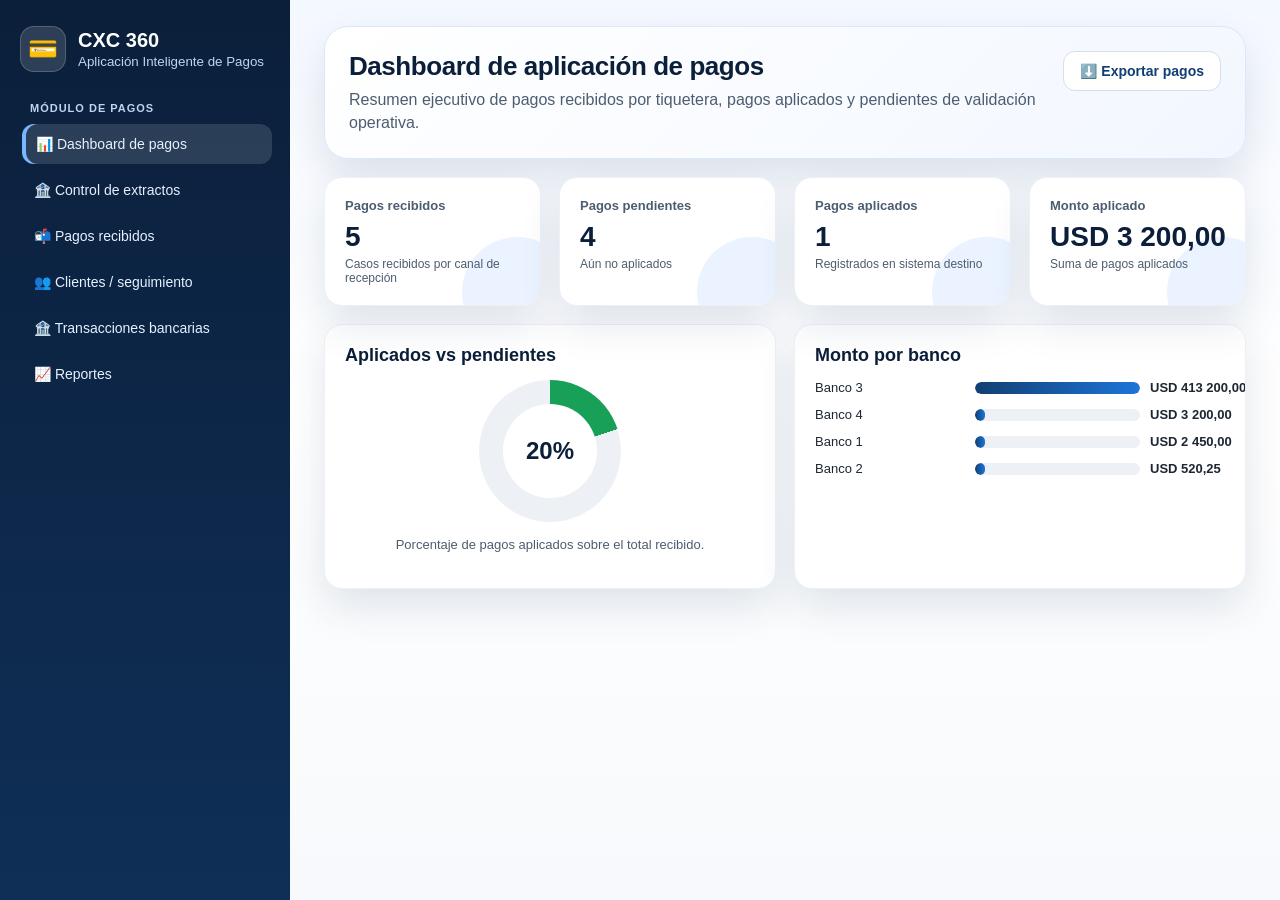
<file: version 3/CXC_COMECA_aplicacion_pagos_simplificada_final.html>
<!DOCTYPE html>
<html lang="es">
<head>
  <meta charset="UTF-8" />
  <meta name="viewport" content="width=device-width, initial-scale=1.0" />
  <title>CXC COMECÁ | Aplicación Inteligente de Pagos</title>
  <style>
    :root{
      --azul-900:#0b1f3a; --azul-800:#0f2f57; --azul-700:#123f73; --azul-600:#155aa8; --azul-500:#1c75d8;
      --azul-100:#eaf3ff; --azul-050:#f5f9ff; --gris-900:#1d2733; --gris-700:#4d5d70; --gris-500:#7b8794;
      --gris-300:#d6dee8; --gris-200:#edf1f6; --gris-100:#f7f9fc; --verde:#18a058; --verde-bg:#e8f8ef;
      --amarillo:#d99800; --amarillo-bg:#fff7df; --rojo:#d92d20; --rojo-bg:#fff1f0; --sombra:0 18px 40px rgba(15,47,87,.12); --radio:18px;
    }
    *{box-sizing:border-box}
    body{margin:0;font-family:"Segoe UI",Arial,sans-serif;background:linear-gradient(180deg,#f4f8ff 0%,#fff 45%,#f7f9fc 100%);color:var(--gris-900)}
    .layout{display:grid;grid-template-columns:290px minmax(0,1fr);min-height:100vh}
    aside{background:linear-gradient(180deg,var(--azul-900),var(--azul-800));color:#fff;padding:26px 20px;position:sticky;top:0;height:100vh;overflow-y:auto}
    .brand{display:flex;align-items:center;gap:12px;margin-bottom:30px}.brand-icon{width:46px;height:46px;border-radius:14px;display:grid;place-items:center;background:rgba(255,255,255,.14);border:1px solid rgba(255,255,255,.18);font-size:24px}.brand h1{margin:0;font-size:20px}.brand small{color:#bcd6f4;display:block;margin-top:2px}
    .nav-title{color:#bcd6f4;text-transform:uppercase;font-size:11px;letter-spacing:1px;margin:24px 10px 10px;font-weight:700}.nav button{width:100%;border:0;background:transparent;color:#e6f1ff;padding:12px 14px;border-radius:12px;text-align:left;font-size:14px;cursor:pointer;display:flex;gap:10px;align-items:center;transition:.2s ease;margin-bottom:6px}.nav button:hover,.nav button.active{background:rgba(255,255,255,.13);transform:translateX(2px)}.nav button.active{box-shadow:inset 4px 0 0 #78b7ff}
    main{padding:26px 34px 46px;overflow:hidden}.mobile-top{display:none;margin-bottom:18px;gap:10px;justify-content:space-between;align-items:center}.section{display:none;animation:fadeUp .25s ease}.section.active{display:block}@keyframes fadeUp{from{opacity:0;transform:translateY(8px)}to{opacity:1;transform:translateY(0)}}
    .section-head{display:flex;justify-content:space-between;gap:18px;align-items:flex-start;margin-bottom:18px;background:linear-gradient(135deg,#fff,#f2f7ff);border:1px solid #dbe8f7;border-radius:24px;box-shadow:var(--sombra);padding:24px}.section-head h2,.section-head h3{margin:0 0 6px;font-size:26px;color:var(--azul-900);letter-spacing:-.45px}.section-head p{margin:0;color:var(--gris-700);line-height:1.45;max-width:850px}
    .grid{display:grid;gap:18px}.grid-2{grid-template-columns:repeat(2,minmax(0,1fr))}.grid-3{grid-template-columns:repeat(3,minmax(0,1fr))}.grid-4{grid-template-columns:repeat(4,minmax(0,1fr))}
    .card,.kpi{background:#fff;border:1px solid var(--gris-200);border-radius:var(--radio);box-shadow:var(--sombra);padding:20px;overflow:hidden}.card h4{margin:0 0 14px;color:var(--azul-900);font-size:18px;display:flex;align-items:center;justify-content:space-between;gap:10px}.muted{color:var(--gris-700);font-size:13px;line-height:1.45}.kpi{position:relative}.kpi:after{content:"";position:absolute;right:-32px;bottom:-42px;width:110px;height:110px;background:var(--azul-100);border-radius:50%}.kpi .label{color:var(--gris-700);font-size:13px;font-weight:700;position:relative;z-index:1}.kpi .value{font-size:28px;font-weight:800;color:var(--azul-900);margin:8px 0 4px;position:relative;z-index:1}.kpi .delta{font-size:12px;color:var(--gris-700);position:relative;z-index:1}
    .btn{border:0;border-radius:12px;padding:11px 16px;font-weight:700;cursor:pointer;transition:.2s ease;display:inline-flex;gap:8px;align-items:center;justify-content:center;text-decoration:none;font-size:14px;white-space:nowrap}.btn:hover{transform:translateY(-1px);filter:brightness(1.03)}.btn-primary{background:var(--azul-500);color:#fff}.btn-dark{background:var(--azul-900);color:#fff}.btn-outline{background:#fff;color:var(--azul-700);border:1px solid var(--gris-300)}.btn-success{background:var(--verde-bg);color:var(--verde);border:1px solid #bfe9d0}.mini-btn{border:1px solid var(--gris-300);background:#fff;border-radius:10px;padding:7px 10px;font-weight:700;color:var(--azul-700);cursor:pointer;font-size:12px}.mini-btn:hover{background:var(--azul-050)}
    .row-actions{display:flex;gap:8px;align-items:center;flex-wrap:wrap}.toolbar{display:flex;flex-wrap:wrap;gap:10px;align-items:center;justify-content:space-between;margin-bottom:14px}.filters{display:flex;flex-wrap:wrap;gap:10px;align-items:center}
    input,select,textarea{width:100%;border:1px solid var(--gris-300);border-radius:12px;padding:11px 12px;font-family:inherit;color:var(--gris-900);background:#fff;outline:none;transition:.2s ease}input:focus,select:focus,textarea:focus{border-color:var(--azul-500);box-shadow:0 0 0 4px rgba(28,117,216,.12)}textarea{min-height:94px;resize:vertical}.field label{font-size:12px;font-weight:800;color:var(--gris-700);display:block;margin-bottom:7px}.field .help{display:block;margin-top:6px;color:var(--gris-500);font-size:12px}.error-msg{display:none;margin-top:6px;font-size:12px;color:var(--rojo);font-weight:700}.field.error input,.field.error select,.field.error textarea{border-color:var(--rojo);box-shadow:0 0 0 4px rgba(217,45,32,.08)}.field.error .error-msg{display:block}
    .upload-zone{border:2px dashed #9bc7f8;background:linear-gradient(180deg,#f8fbff,#fff);border-radius:18px;padding:24px;text-align:center;color:var(--gris-700);transition:.2s ease;cursor:pointer;display:block}.upload-zone:hover,.upload-zone.dragover{border-color:var(--azul-500);background:var(--azul-050)}.upload-zone strong{display:block;color:var(--azul-900);font-size:18px;margin-bottom:8px}.upload-zone input{display:none}.progress{height:10px;background:var(--gris-200);border-radius:999px;overflow:hidden}.progress span{display:block;height:100%;width:0;background:linear-gradient(90deg,var(--azul-600),var(--azul-500));transition:width .5s ease}
    table{border-collapse:collapse;width:100%;min-width:900px}.table-wrap{overflow-x:auto;border:1px solid var(--gris-200);border-radius:16px}th,td{padding:12px 14px;border-bottom:1px solid var(--gris-200);text-align:left;font-size:13px;vertical-align:middle}th{background:var(--azul-050);color:var(--azul-900);font-size:12px;text-transform:uppercase;letter-spacing:.35px;position:sticky;top:0;z-index:1}tr:hover td{background:#fbfdff}.status,.tag{display:inline-flex;align-items:center;gap:6px;padding:6px 10px;border-radius:999px;font-size:12px;font-weight:800;white-space:nowrap}.status.aplicado{background:#edfdf3;color:#0c7a3e}.status.pendiente{background:var(--amarillo-bg);color:var(--amarillo)}.status.error{background:var(--rojo-bg);color:var(--rojo)}.tag{background:var(--gris-100);color:var(--gris-700);border:1px solid var(--gris-200)}.tag.blue{background:var(--azul-050);color:var(--azul-700);border-color:#d4e8ff}.tag.green{background:var(--verde-bg);color:var(--verde);border-color:#bfe9d0}.tag.yellow{background:var(--amarillo-bg);color:var(--amarillo);border-color:#ffe6a6}.evidence-link{display:inline-flex;align-items:center;gap:6px;color:var(--azul-700);font-weight:800;text-decoration:none;border:1px solid #d4e8ff;background:var(--azul-050);padding:6px 9px;border-radius:999px;white-space:nowrap}
    .quick-panel{display:grid;grid-template-columns:repeat(4,minmax(0,1fr));gap:14px;margin-bottom:18px}.quick-metric{background:linear-gradient(180deg,#fff,var(--azul-050));border:1px solid #d4e8ff;border-radius:16px;padding:14px}.quick-metric strong{display:block;font-size:24px;color:var(--azul-900);margin-bottom:3px}.quick-metric span{color:var(--gris-700);font-size:12px;font-weight:700}.bar-list{display:grid;gap:12px}.bar-row{display:grid;grid-template-columns:150px 1fr 75px;gap:10px;align-items:center;font-size:13px}.bar-bg{height:12px;border-radius:999px;background:var(--gris-200);overflow:hidden}.bar-fill{height:100%;border-radius:999px;background:linear-gradient(90deg,var(--azul-700),var(--azul-500));width:0}.donut{--p:50;--color:var(--azul-500);width:142px;height:142px;border-radius:50%;background:conic-gradient(var(--color) calc(var(--p) * 1%),var(--gris-200) 0);display:grid;place-items:center;margin:6px auto 14px}.donut:before{content:attr(data-label);width:94px;height:94px;border-radius:50%;background:#fff;display:grid;place-items:center;font-size:24px;font-weight:900;color:var(--azul-900)}
    .empty{padding:26px;text-align:center;color:var(--gris-700);background:var(--gris-100);border-radius:16px;border:1px dashed var(--gris-300)}.table-note{color:var(--gris-700);font-size:12px;margin-top:10px;line-height:1.45}.modal-backdrop{position:fixed;inset:0;background:rgba(11,31,58,.55);display:none;z-index:999;align-items:center;justify-content:center;padding:22px}.modal-backdrop.open{display:flex}.modal{width:min(980px,96vw);max-height:90vh;overflow-y:auto;background:#fff;border-radius:24px;box-shadow:0 30px 80px rgba(0,0,0,.25);padding:24px}.modal-head{display:flex;justify-content:space-between;align-items:flex-start;gap:18px;margin-bottom:18px}.modal-head h3{margin:0;color:var(--azul-900)}.toast{position:fixed;right:22px;bottom:22px;background:var(--azul-900);color:#fff;padding:14px 18px;border-radius:14px;box-shadow:var(--sombra);display:none;z-index:1000;max-width:420px;line-height:1.4}.toast.show{display:block;animation:fadeUp .2s ease}
    .transaction-admin-head,.report-kpi-strip,.client-summary{display:grid;grid-template-columns:repeat(4,1fr);gap:14px;margin-bottom:18px}.transaction-tile,.report-kpi,.client-card{background:#fff;border:1px solid var(--gris-200);border-radius:18px;padding:16px;box-shadow:0 10px 24px rgba(15,47,87,.07)}.transaction-tile span,.report-kpi span,.client-card span{display:block;font-size:12px;color:var(--gris-500);font-weight:800;text-transform:uppercase;letter-spacing:.35px;margin-bottom:6px}.transaction-tile strong,.report-kpi strong,.client-card strong{display:block;font-size:25px;color:var(--azul-900);line-height:1.05}.transaction-tile small,.report-kpi small{color:var(--gris-700);font-size:12px}.stacked-bar{height:18px;background:var(--gris-200);border-radius:999px;overflow:hidden;display:flex;margin:12px 0 10px}.stacked-bar span{display:block;height:100%;min-width:3%}.stacked-applied{background:var(--verde)}.stacked-pending{background:var(--amarillo)}.legend{display:flex;flex-wrap:wrap;gap:10px 14px;font-size:12px;color:var(--gris-700);margin-top:8px}.legend i{display:inline-block;width:10px;height:10px;border-radius:50%;margin-right:5px}
    @media(max-width:1180px){.grid-4{grid-template-columns:repeat(2,minmax(0,1fr))}.grid-3{grid-template-columns:repeat(2,minmax(0,1fr))}.quick-panel,.transaction-admin-head,.report-kpi-strip,.client-summary{grid-template-columns:repeat(2,minmax(0,1fr))}}
    @media(max-width:860px){.layout{grid-template-columns:1fr}aside{position:fixed;z-index:900;left:-310px;width:290px;transition:.25s ease}aside.open{left:0}main{padding:18px}.mobile-top{display:flex}.grid-4,.grid-3,.grid-2,.quick-panel,.transaction-admin-head,.report-kpi-strip,.client-summary{grid-template-columns:1fr}.section-head{flex-direction:column}}
  </style>
</head>
<body>
  <div class="layout">
    <aside id="sidebar">
      <div class="brand"><div class="brand-icon">💳</div><div><h1>CXC 360</h1><small>Aplicación Inteligente de Pagos</small></div></div>
      <div class="nav-title">Módulo de Pagos</div>
      <nav class="nav" id="nav">
        <button class="active" data-section="dashboard">📊 Dashboard de pagos</button>
        <button data-section="carga-extractos">🏦 Control de extractos</button>
        <button data-section="bandeja-pagos">📬 Pagos recibidos</button>
        <button data-section="clientes-seguimiento">👥 Clientes / seguimiento</button>
        <button data-section="transacciones">🏦 Transacciones bancarias</button>
        <button data-section="reportes">📈 Reportes</button>
      </nav>
    </aside>
    <main>
      <div class="mobile-top"><button class="btn btn-outline" id="menuBtn">☰ Menú</button><strong>CXC 360</strong></div>

      <section id="dashboard" class="section active">
        <div class="section-head"><div><h3>Dashboard de aplicación de pagos</h3><p>Resumen ejecutivo de pagos recibidos por tiquetera, pagos aplicados y pendientes de validación operativa.</p></div><div class="row-actions"><button class="btn btn-outline" onclick="exportTable('paymentsTable','pagos_recibidos.csv')">⬇️ Exportar pagos</button></div></div>
        <div class="grid grid-4">
          <div class="kpi"><div class="label">Pagos recibidos</div><div class="value" id="kpiTotal">0</div><div class="delta">Casos recibidos por canal de recepción</div></div>
          <div class="kpi"><div class="label">Pagos pendientes</div><div class="value" id="kpiPending">0</div><div class="delta">Aún no aplicados</div></div>
          <div class="kpi"><div class="label">Pagos aplicados</div><div class="value" id="kpiApplied">0</div><div class="delta">Registrados en sistema destino</div></div>
          <div class="kpi"><div class="label">Monto aplicado</div><div class="value" id="kpiAppliedAmount">$0</div><div class="delta">Suma de pagos aplicados</div></div>
        </div>
        <div class="grid grid-2" style="margin-top:18px;">
          <div class="card"><h4>Aplicados vs pendientes</h4><div class="donut" id="donutApplied" data-label="0%" style="--p:0; --color: var(--verde);"></div><p class="muted" style="text-align:center;">Porcentaje de pagos aplicados sobre el total recibido.</p></div>
          <div class="card"><h4>Monto por banco</h4><div class="bar-list" id="bankBars"></div></div>
        </div>
      </section>

      <section id="carga-extractos" class="section">
        <div class="section-head"><div><h3>Control de extractos bancarios</h3><p>Carga y consulta de la última actualización de extractos bancarios por banco y cuenta.</p></div></div>
        <div class="card"><h4>Formulario de carga</h4><form id="extractForm" novalidate><div class="grid grid-2"><div class="field" data-field="bank"><label>Banco *</label><select id="bank" required><option value="">Seleccione banco</option><option>Banco 1</option><option>Banco 2</option><option>Banco 3</option><option>Banco 4</option><option>Banco 5</option></select><span class="error-msg">Seleccione el banco.</span></div><div class="field" data-field="account"><label>Cuenta bancaria *</label><input id="account" placeholder="Ej. CR00-0000-0000-0000" required><span class="error-msg">Ingrese la cuenta bancaria.</span></div><div class="field" data-field="period"><label>Fecha del extracto *</label><input id="period" type="date" required><span class="error-msg">Ingrese la fecha del extracto.</span></div><div class="field"><label>Tipo de archivo</label><select id="extractType"><option>Estado de cuenta bancario</option></select></div></div><div class="field" data-field="extractFile" style="margin-top:14px;"><label>Archivo de extracto *</label><label class="upload-zone" id="extractDrop"><input type="file" id="extractFile" accept=".xlsx,.xls,.csv,.txt,.pdf" required><strong>Arrastre o seleccione el extracto bancario</strong><span>Formatos permitidos: XLSX, XLS, CSV, TXT o PDF</span></label><span class="help" id="extractFileName">Ningún archivo seleccionado</span><span class="error-msg">Adjunte un archivo válido.</span></div><div style="margin:16px 0;"><div class="progress"><span id="uploadProgress"></span></div></div><div class="row-actions"><button class="btn btn-primary" type="submit">⬆️ Cargar extracto</button><button class="btn btn-outline" type="button" onclick="resetExtractForm()">Limpiar</button></div></form></div>
        <div class="card" style="margin-top:18px;"><div class="toolbar"><div><h4 style="margin-bottom:6px;">Últimas actualizaciones por banco y cuenta</h4><p class="muted">Consulta rápida del último extracto recibido por cada cuenta bancaria.</p></div><div class="filters"><select id="updateBankFilter" style="width:190px;" onchange="renderLatestUpdates()"><option value="">Todos los bancos</option></select><select id="updateAccountFilter" style="width:220px;" onchange="renderLatestUpdates()"><option value="">Todas las cuentas</option></select><input id="updateSearch" style="width:250px;" placeholder="Buscar banco o cuenta" oninput="renderLatestUpdates()"><button class="btn btn-outline" onclick="clearLatestUpdateFilters()">Limpiar filtros</button></div></div><div class="table-wrap"><table id="latestUpdatesTable"><thead><tr><th>Banco</th><th>Cuenta</th><th>Última actualización</th><th>Acción</th></tr></thead><tbody id="latestUpdatesBody"></tbody></table></div></div>
      </section>

      <section id="bandeja-pagos" class="section">
        <div class="section-head"><div><h3>Bandeja de pagos recibidos</h3><p>Vista operativa de pagos recibidos por canal de recepción. Los casos de ejemplo corresponden a MIAU / tiquetera.</p></div></div>
        <div class="quick-panel"><div class="quick-metric"><strong id="kpiReceivedWithVoucher">0</strong><span>Pagos recibidos</span></div><div class="quick-metric"><strong id="kpiManualQueue">0</strong><span>Pendientes</span></div><div class="quick-metric"><strong id="kpiAutoAppliedCount">0</strong><span>Aplicados</span></div><div class="quick-metric"><strong id="kpiReadyVoucher">0</strong><span>Con comprobante</span></div></div>
        <div class="card"><div class="toolbar"><div class="filters"><select id="filterStatus" style="width:190px;" onchange="renderPayments()"><option value="">Todos los estados</option><option>Pendiente</option><option>Aplicado</option></select><select id="filterChannel" style="width:190px;" onchange="renderPayments()"><option value="">Todos los canales</option><option>MIAU</option></select><input id="searchPayment" style="width:320px;" placeholder="Buscar código cliente, referencia o comprobante" oninput="renderPayments()"></div><div class="row-actions"><button class="btn btn-outline" onclick="clearFilters()">Limpiar filtros</button><button class="btn btn-primary" onclick="openAddCaseModal()">➕ Agregar caso</button></div></div><div class="table-wrap"><table id="paymentsTable"><thead><tr><th>ID Pago</th><th>Canal de recepción</th><th>Código cliente</th><th>Comprobante</th><th>Referencia banco</th><th>Monto</th><th>Sistema destino</th><th>Estado</th><th>Observación</th><th>Fecha</th></tr></thead><tbody id="paymentsBody"></tbody></table></div><div class="table-note">Al agregar un caso manual desde esta bandeja, el pago queda aplicado en el sistema destino seleccionado.</div></div>
      </section>

      <section id="clientes-seguimiento" class="section">
        <div class="section-head"><div><h3>Clientes / seguimiento</h3><p>Consolidado por código de cliente para revisar pagos recibidos, aplicados y pendientes.</p></div><div class="row-actions"><button class="btn btn-outline" onclick="exportTable('clientsTable','seguimiento_clientes.csv')">⬇️ Exportar clientes</button></div></div>
        <div class="client-summary"><div class="client-card"><span>Clientes con pagos</span><strong id="clientKpiTotal">0</strong></div><div class="client-card"><span>Con pendientes</span><strong id="clientKpiManual">0</strong></div><div class="client-card"><span>Con aplicados</span><strong id="clientKpiAuto">0</strong></div><div class="client-card"><span>Monto aplicado</span><strong id="clientKpiRisk">$0</strong></div></div>
        <div class="card"><div class="toolbar"><div class="filters"><input id="clientSearch" style="width:280px;" placeholder="Buscar código cliente o sistema" oninput="renderClients()"><select id="clientStatusFilter" style="width:220px;" onchange="renderClients()"><option value="">Todos los estados</option><option>Pendiente</option><option>Aplicado</option></select></div><button class="btn btn-outline" onclick="clearClientFilters()">Limpiar filtros</button></div><div class="table-wrap"><table id="clientsTable"><thead><tr><th>Código cliente</th><th>Pagos</th><th>Pendientes</th><th>Aplicados</th><th>Monto pendiente</th><th>Monto aplicado</th><th>Última recepción</th><th>Estado</th></tr></thead><tbody id="clientsBody"></tbody></table></div></div>
      </section>

      <section id="transacciones" class="section">
        <div class="section-head"><div><h3>Administración de transacciones bancarias</h3><p>Seleccione una o varias transacciones pendientes para aplicar el pago manualmente en el sistema destino.</p></div><div class="row-actions"><button class="btn btn-success" onclick="openManualApplyModal()">✅ Aplicar pago manual</button><button class="btn btn-outline" onclick="exportTable('transactionsTable','transacciones_bancarias.csv')">⬇️ Exportar transacciones</button></div></div>
        <div class="transaction-admin-head"><div class="transaction-tile"><span>Transacciones filtradas</span><strong id="trxTotalCount">0</strong><small>Movimientos en la vista actual</small></div><div class="transaction-tile"><span>Monto aplicado</span><strong id="trxAppliedAmount">$0</strong><small>Pagos registrados</small></div><div class="transaction-tile"><span>Monto pendiente</span><strong id="trxPendingAmount">$0</strong><small>Por aplicar</small></div><div class="transaction-tile"><span>Transacciones pendientes</span><strong id="trxCriticalCount">0</strong><small>Movimientos aún no aplicados</small></div></div>
        <div class="card"><div class="toolbar"><div class="filters"><select id="trxBankFilter" style="width:190px;" onchange="renderTransactions()"><option value="">Todos los bancos</option></select><select id="trxAccountFilter" style="width:210px;" onchange="renderTransactions()"><option value="">Todas las cuentas</option></select><select id="trxStatusFilter" style="width:210px;" onchange="renderTransactions()"><option value="">Todos los estados</option><option>Pendiente</option><option>Aplicado</option></select><input id="trxFromDate" type="date" style="width:170px;" onchange="renderTransactions()"><input id="trxToDate" type="date" style="width:170px;" onchange="renderTransactions()"><input id="trxSearch" style="width:260px;" placeholder="Buscar referencia, descripción o ID" oninput="renderTransactions()"></div><button class="btn btn-outline" onclick="clearTransactionFilters()">Limpiar filtros</button></div><div class="grid grid-3" style="margin-bottom:18px;"><div class="card" style="box-shadow:none;"><h4>Aplicado vs pendiente</h4><div class="stacked-bar" id="trxStackedBar"></div><div class="legend" id="trxLegend"></div></div><div class="card" style="box-shadow:none;"><h4>Pendiente por banco</h4><div class="bar-list" id="trxPendingBankBars"></div></div><div class="card" style="box-shadow:none;"><h4>Pendiente por cuenta</h4><div class="bar-list" id="trxPendingAccountBars"></div></div></div><div class="table-wrap"><table id="transactionsTable"><thead><tr><th><input type="checkbox" id="selectAllTrx" onchange="toggleAllTransactions(this.checked)"></th><th>ID</th><th>Fecha</th><th>Banco</th><th>Cuenta</th><th>Descripción</th><th>Referencia</th><th>Monto</th><th>Estado</th><th>Acción</th></tr></thead><tbody id="transactionsBody"></tbody></table></div><div class="table-note">Los estados disponibles para transacciones son únicamente Pendiente o Aplicado.</div></div>
      </section>

      <section id="reportes" class="section">
        <div class="section-head"><div><h3>Reportes y métricas</h3><p>Indicadores de pagos recibidos, aplicados y pendientes.</p></div><div class="row-actions"><button class="btn btn-outline" onclick="exportReport()">⬇️ Descargar reporte ejecutivo</button></div></div>
        <div class="report-kpi-strip"><div class="report-kpi"><span>Tasa de aplicación</span><strong id="reportAppliedRate">0%</strong><small>Aplicados sobre el total.</small></div><div class="report-kpi"><span>Monto pendiente</span><strong id="reportPendingAmount">$0</strong><small>Pagos aún no aplicados.</small></div><div class="report-kpi"><span>Pagos pendientes</span><strong id="reportCriticalCount">0</strong><small>Transacciones por aplicar.</small></div><div class="report-kpi"><span>Canal principal</span><strong id="reportAutoRate">MIAU</strong><small>Recepción de casos.</small></div></div>
        <div class="grid grid-2"><div class="card"><h4>Aplicados vs pendientes</h4><div class="donut" id="reportAppliedDonut" data-label="0%" style="--p:0; --color: var(--verde);"></div></div><div class="card"><h4>Top pendientes por banco</h4><div class="bar-list" id="reportPendingBankBars"></div></div></div>
      </section>
    </main>
  </div>

  <div class="modal-backdrop" id="modalBackdrop"><div class="modal" role="dialog" aria-modal="true"><div class="modal-head"><div><h3 id="modalTitle">Detalle</h3><p class="muted" id="modalSubtitle"></p></div><button class="btn btn-outline" onclick="closeModal()">✕ Cerrar</button></div><div id="modalContent"></div></div></div>
  <div class="toast" id="toast"></div>

  <script>
    const state = {
      batches:[
        {lot:'EXT-0001',bank:'Banco 1',account:'CR01-****-1010',period:'2026-04-24',file:'extracto_banco_1_1010.csv'},
        {lot:'EXT-0002',bank:'Banco 3',account:'CR03-****-4451',period:'2026-04-24',file:'extracto_banco_3_4451.xlsx'},
        {lot:'EXT-0003',bank:'Banco 4',account:'CR04-****-6678',period:'2026-04-24',file:'extracto_banco_4_6678.pdf'}
      ],
      payments:[
        {id:'PAG-0001',channel:'MIAU',clientCode:'CLI-10021',bank:'Banco 1',account:'CR01-****-1010',description:'Pago recibido por tiquetera MIAU',reference:'REF-77291',amount:2450,currency:'USD',system:'SAP B1',status:'Pendiente',voucher:'comprobante_cliente_a.pdf',observation:'Pendiente de aplicación manual.',receivedDate:'2026-04-24',selected:false,appliedAt:''},
        {id:'PAG-0002',channel:'MIAU',clientCode:'CLI-10085',bank:'Banco 3',account:'CR03-****-4451',description:'Pago con soporte adjunto',reference:'COM-2345',amount:1200,currency:'USD',system:'Integra',status:'Pendiente',voucher:'comprobante_cliente_c.png',observation:'Comprobante requiere validación.',receivedDate:'2026-04-24',selected:false,appliedAt:''},
        {id:'PAG-0003',channel:'MIAU',clientCode:'CLI-10099',bank:'Banco 4',account:'CR04-****-6678',description:'Pago aplicado por flujo operativo',reference:'OP-91000',amount:3200,currency:'USD',system:'SAP B1',status:'Aplicado',voucher:'orden_pago_cliente_e.xlsx',observation:'Aplicado en SAP B1.',receivedDate:'2026-04-24',selected:false,appliedAt:'2026-04-24 11:35'},
        {id:'PAG-0004',channel:'MIAU',clientCode:'CLI-10110',bank:'Banco 2',account:'CR02-****-2234',description:'Pago pendiente de aplicación',reference:'DEP-3318',amount:520.25,currency:'USD',system:'Integra',status:'Pendiente',voucher:'comprobante_cliente_f.pdf',observation:'Pendiente de registrar en sistema destino.',receivedDate:'2026-04-24',selected:false,appliedAt:''},
        {id:'PAG-0005',channel:'MIAU',clientCode:'CLI-10125',bank:'Banco 3',account:'CR03-****-4451',description:'Pago con referencia bancaria validada',reference:'TR-9099',amount:412000,currency:'CLP',system:'SAP B1',status:'Pendiente',voucher:'comprobante_cliente_g.pdf',observation:'Listo para aplicar manualmente.',receivedDate:'2026-04-24',selected:false,appliedAt:''}
      ]
    };

    const money = (value,currency='USD') => new Intl.NumberFormat('es-CR',{style:'currency',currency: currency==='CRC'?'CRC':currency==='CLP'?'CLP':currency==='PEN'?'PEN':'USD',maximumFractionDigits:2}).format(value||0);
    const toast = msg => { const el=document.getElementById('toast'); el.textContent=msg; el.classList.add('show'); setTimeout(()=>el.classList.remove('show'),3300); };
    const statusBadge = status => `<span class="status ${status==='Aplicado'?'aplicado':'pendiente'}">${status}</span>`;
    const nextPaymentId = () => 'PAG-' + String(state.payments.length + 1).padStart(4,'0');

    document.querySelectorAll('.nav button').forEach(btn=>btn.addEventListener('click',()=>showSection(btn.dataset.section)));
    document.getElementById('menuBtn').addEventListener('click',()=>document.getElementById('sidebar').classList.toggle('open'));
    function showSection(section){ document.querySelectorAll('.section').forEach(s=>s.classList.remove('active')); document.getElementById(section).classList.add('active'); document.querySelectorAll('.nav button').forEach(b=>b.classList.toggle('active',b.dataset.section===section)); document.getElementById('sidebar').classList.remove('open'); refreshAll(); }

    function setFieldError(fieldId,hasError){ const field=document.querySelector(`[data-field="${fieldId}"]`); if(field) field.classList.toggle('error',hasError); }
    function validateRequired(id){ const el=document.getElementById(id); const valid=!!(el && String(el.value).trim()); setFieldError(id,!valid); return valid; }
    function validateFile(id,allowed){ const input=document.getElementById(id); const file=input.files && input.files[0]; let valid=false; if(file){ const ext=file.name.split('.').pop().toLowerCase(); valid=allowed.includes(ext); } setFieldError(id,!valid); return valid; }

    document.getElementById('extractFile').addEventListener('change',e=>{ document.getElementById('extractFileName').textContent=e.target.files[0]?.name || 'Ningún archivo seleccionado'; });
    document.getElementById('extractForm').addEventListener('submit',e=>{ e.preventDefault(); const valid=['bank','account','period'].every(validateRequired) && validateFile('extractFile',['xlsx','xls','csv','txt','pdf']); if(!valid){toast('Revise los campos obligatorios y el formato del extracto.');return;} const progress=document.getElementById('uploadProgress'); progress.style.width='35%'; setTimeout(()=>progress.style.width='75%',250); setTimeout(()=>{progress.style.width='100%'; const lot='EXT-'+String(state.batches.length+1).padStart(4,'0'); const file=document.getElementById('extractFile').files[0].name; state.batches.unshift({lot,bank:bank.value,account:account.value,period:period.value,file}); renderLatestUpdates(); toast('Extracto cargado correctamente.');},700); });
    function resetExtractForm(){ extractForm.reset(); extractFileName.textContent='Ningún archivo seleccionado'; uploadProgress.style.width='0'; document.querySelectorAll('#extractForm .field').forEach(f=>f.classList.remove('error')); }
    function initDragDrop(){ const zone=document.getElementById('extractDrop'); const input=document.getElementById('extractFile'); ['dragenter','dragover'].forEach(evt=>zone.addEventListener(evt,e=>{e.preventDefault();zone.classList.add('dragover')})); ['dragleave','drop'].forEach(evt=>zone.addEventListener(evt,e=>{e.preventDefault();zone.classList.remove('dragover')})); zone.addEventListener('drop',e=>{input.files=e.dataTransfer.files; extractFileName.textContent=input.files[0]?.name || 'Ningún archivo seleccionado';}); }

    function buildLatestUpdates(){ const rows={}; state.batches.forEach(b=>{ const key=b.bank+'|'+b.account; if(!rows[key] || b.period>=rows[key].lastUpdate){ rows[key]={bank:b.bank,account:b.account,lastUpdate:b.period,file:b.file,lot:b.lot}; } }); return Object.values(rows).sort((a,b)=>String(b.lastUpdate).localeCompare(String(a.lastUpdate)) || a.bank.localeCompare(b.bank)); }
    function ensureLatestUpdateFilters(rows){ const bankSelect=updateBankFilter, accountSelect=updateAccountFilter; const selectedBank=bankSelect.value, selectedAccount=accountSelect.value; const banks=[...new Set(rows.map(r=>r.bank))].sort(); bankSelect.innerHTML='<option value="">Todos los bancos</option>'+banks.map(v=>`<option value="${v}">${v}</option>`).join(''); bankSelect.value=banks.includes(selectedBank)?selectedBank:''; const accounts=rows.filter(r=>!bankSelect.value||r.bank===bankSelect.value).map(r=>r.account); accountSelect.innerHTML='<option value="">Todas las cuentas</option>'+[...new Set(accounts)].sort().map(v=>`<option value="${v}">${v}</option>`).join(''); accountSelect.value=accounts.includes(selectedAccount)?selectedAccount:''; }
    function renderLatestUpdates(){ const rows=buildLatestUpdates(); ensureLatestUpdateFilters(rows); const bank=updateBankFilter.value, account=updateAccountFilter.value, q=updateSearch.value.toLowerCase().trim(); const filtered=rows.filter(r=>(!bank||r.bank===bank)&&(!account||r.account===account)&&(!q||[r.bank,r.account].join(' ').toLowerCase().includes(q))); latestUpdatesBody.innerHTML = filtered.length ? filtered.map(r=>`<tr><td><b>${r.bank}</b></td><td>${r.account}</td><td>${r.lastUpdate}</td><td><button class="mini-btn" onclick="downloadExtract('${r.lot}')">⬇️ Descargar extracto bancario</button></td></tr>`).join('') : `<tr><td colspan="4"><div class="empty">No hay actualizaciones que coincidan con los filtros.</div></td></tr>`; }
    function clearLatestUpdateFilters(){ updateBankFilter.value=''; updateAccountFilter.value=''; updateSearch.value=''; renderLatestUpdates(); }
    function downloadExtract(lot){ const b=state.batches.find(x=>x.lot===lot); if(!b){toast('No se encontró el extracto.');return;} downloadFile(['Banco,Cuenta,Fecha,Archivo,Lote',`${b.bank},${b.account},${b.period},${b.file},${b.lot}`].join('\n'),`${lot}_extracto_bancario.csv`,'text/csv'); }

    function getFilteredPayments(){ const status=filterStatus.value, channel=filterChannel.value, q=searchPayment.value.toLowerCase().trim(); return state.payments.filter(p=>(!status||p.status===status)&&(!channel||p.channel===channel)&&(!q||[p.id,p.clientCode,p.reference,p.voucher,p.system,p.observation].join(' ').toLowerCase().includes(q))); }
    function renderPayments(){ const rows=getFilteredPayments(); paymentsBody.innerHTML = rows.length ? rows.map(p=>`<tr><td><b>${p.id}</b></td><td><span class="tag blue">${p.channel}</span></td><td>${p.clientCode}</td><td>${p.voucher ? `<span class="evidence-link">📎 ${p.voucher}</span>` : '<span class="tag yellow">Sin comprobante</span>'}</td><td>${p.reference}</td><td>${money(p.amount,p.currency)}<br><span class="muted">${p.currency}</span></td><td>${p.system}</td><td>${statusBadge(p.status)}</td><td>${p.observation || '<span class="muted">Sin observación</span>'}</td><td>${p.receivedDate}</td></tr>`).join('') : `<tr><td colspan="10"><div class="empty">No hay pagos que coincidan con los filtros.</div></td></tr>`; refreshDashboard(); }
    function clearFilters(){ filterStatus.value=''; filterChannel.value=''; searchPayment.value=''; renderPayments(); }

    function openAddCaseModal(){ modalTitle.textContent='Agregar caso de pago recibido'; modalSubtitle.textContent='El caso quedará aplicado en el sistema destino al guardar.'; modalContent.innerHTML=`<form id="addCaseForm" novalidate><div class="grid grid-2"><div class="field" data-field="caseClient"><label>Código de cliente *</label><input id="caseClient" placeholder="Ej. CLI-10200" required><span class="error-msg">Ingrese el código de cliente.</span></div><div class="field" data-field="caseSystem"><label>Sistema destino *</label><select id="caseSystem" required><option value="">Seleccione sistema</option><option>SAP B1</option><option>Integra</option><option>Opera / Integra</option><option>Yaipan</option></select><span class="error-msg">Seleccione sistema destino.</span></div><div class="field" data-field="caseReference"><label>Referencia banco *</label><input id="caseReference" placeholder="Referencia del movimiento" required><span class="error-msg">Ingrese la referencia bancaria.</span></div><div class="field" data-field="caseAmount"><label>Monto *</label><input id="caseAmount" type="number" min="0.01" step="0.01" placeholder="0.00" required><span class="error-msg">Ingrese un monto válido.</span></div><div class="field"><label>Moneda</label><select id="caseCurrency"><option>USD</option><option>CRC</option><option>CLP</option><option>PEN</option></select></div><div class="field"><label>Comprobante opcional</label><input id="caseVoucher" type="file" accept=".pdf,.png,.jpg,.jpeg,.xlsx,.xls,.csv"></div></div><div class="row-actions" style="margin-top:18px;"><button class="btn btn-primary" type="submit">Guardar y aplicar</button><button class="btn btn-outline" type="button" onclick="closeModal()">Cancelar</button></div></form>`; modalBackdrop.classList.add('open'); document.getElementById('addCaseForm').addEventListener('submit',saveNewCase); }
    function saveNewCase(e){ e.preventDefault(); const required=['caseClient','caseSystem','caseReference','caseAmount']; let valid=true; required.forEach(id=>{ const el=document.getElementById(id); const ok=id==='caseAmount'?Number(el.value)>0:!!el.value.trim(); const field=document.querySelector(`[data-field="${id}"]`); if(field) field.classList.toggle('error',!ok); if(!ok) valid=false; }); if(!valid){toast('Complete los campos obligatorios.');return;} const file=caseVoucher.files[0]?.name || ''; state.payments.unshift({id:nextPaymentId(),channel:'MIAU',clientCode:caseClient.value.trim(),bank:'Por confirmar',account:'Por confirmar',description:'Caso agregado manualmente desde bandeja de pagos recibidos',reference:caseReference.value.trim(),amount:Number(caseAmount.value),currency:caseCurrency.value,system:caseSystem.value,status:'Aplicado',voucher:file,observation:'Caso creado y aplicado en sistema destino.',receivedDate:new Date().toISOString().slice(0,10),selected:false,appliedAt:new Date().toLocaleString('es-CR')}); closeModal(); refreshAll(); toast('Caso agregado y aplicado correctamente en el sistema destino.'); }

    function ensureTransactionFilters(){ const bankVal=trxBankFilter.value, accountVal=trxAccountFilter.value; const banks=[...new Set(state.payments.map(p=>p.bank))].sort(); trxBankFilter.innerHTML='<option value="">Todos los bancos</option>'+banks.map(b=>`<option>${b}</option>`).join(''); trxBankFilter.value=banks.includes(bankVal)?bankVal:''; const accounts=state.payments.filter(p=>!trxBankFilter.value||p.bank===trxBankFilter.value).map(p=>p.account); trxAccountFilter.innerHTML='<option value="">Todas las cuentas</option>'+[...new Set(accounts)].sort().map(a=>`<option>${a}</option>`).join(''); trxAccountFilter.value=accounts.includes(accountVal)?accountVal:''; }
    function getFilteredTransactions(){ ensureTransactionFilters(); const bank=trxBankFilter.value, account=trxAccountFilter.value, status=trxStatusFilter.value, from=trxFromDate.value, to=trxToDate.value, q=trxSearch.value.toLowerCase().trim(); return state.payments.filter(p=>(!bank||p.bank===bank)&&(!account||p.account===account)&&(!status||p.status===status)&&(!from||p.receivedDate>=from)&&(!to||p.receivedDate<=to)&&(!q||[p.id,p.reference,p.description,p.bank,p.account,p.observation].join(' ').toLowerCase().includes(q))); }
    function renderTransactions(){ const items=getFilteredTransactions(); const applied=items.filter(p=>p.status==='Aplicado'), pending=items.filter(p=>p.status==='Pendiente'); trxTotalCount.textContent=items.length; trxAppliedAmount.textContent=money(applied.reduce((a,p)=>a+p.amount,0)); trxPendingAmount.textContent=money(pending.reduce((a,p)=>a+p.amount,0)); trxCriticalCount.textContent=pending.length; renderStatusStack('trxStackedBar','trxLegend',items); renderBars('trxPendingBankBars',groupSum(pending,'bank','amount'),moneyLabel); renderBars('trxPendingAccountBars',groupSum(pending,'account','amount'),moneyLabel); transactionsBody.innerHTML = items.length ? items.map(p=>`<tr><td><input type="checkbox" ${p.selected?'checked':''} ${p.status==='Aplicado'?'disabled':''} onchange="toggleTransaction('${p.id}',this.checked)"></td><td><b>${p.id}</b></td><td>${p.receivedDate}</td><td>${p.bank}</td><td>${p.account}</td><td>${p.description}</td><td>${p.reference}</td><td>${money(p.amount,p.currency)}</td><td>${statusBadge(p.status)}</td><td><button class="mini-btn" onclick="openTransactionComment('${p.id}')">Agregar comentario</button></td></tr>`).join('') : `<tr><td colspan="10"><div class="empty">No hay transacciones que coincidan con los filtros.</div></td></tr>`; if(selectAllTrx) selectAllTrx.checked=false; }
    function toggleTransaction(id,checked){ const p=state.payments.find(x=>x.id===id); if(p && p.status==='Pendiente') p.selected=checked; }
    function toggleAllTransactions(checked){ getFilteredTransactions().forEach(p=>{ if(p.status==='Pendiente') p.selected=checked; }); renderTransactions(); }
    function clearTransactionFilters(){ ['trxBankFilter','trxAccountFilter','trxStatusFilter','trxFromDate','trxToDate','trxSearch'].forEach(id=>document.getElementById(id).value=''); renderTransactions(); }

    function openManualApplyModal(){ const selected=state.payments.filter(p=>p.selected && p.status==='Pendiente'); if(!selected.length){toast('Seleccione una o varias transacciones pendientes para aplicar.');return;} const total=selected.reduce((a,p)=>a+p.amount,0); modalTitle.textContent='Aplicar pago manual'; modalSubtitle.textContent=`${selected.length} transacción(es) seleccionada(s) · Total ${money(total)}`; modalContent.innerHTML=`<form id="manualApplyForm" novalidate><div class="grid grid-2"><div class="field" data-field="manualClient"><label>Código de cliente *</label><input id="manualClient" placeholder="Ej. CLI-10200" required><span class="error-msg">Ingrese el código de cliente.</span></div><div class="field" data-field="manualSystem"><label>Sistema destino *</label><select id="manualSystem" required><option value="">Seleccione sistema</option><option>SAP B1</option><option>Integra</option><option>Opera / Integra</option><option>Yaipan</option></select><span class="error-msg">Seleccione sistema destino.</span></div><div class="field"><label>Comprobante opcional</label><input id="manualVoucher" type="file" accept=".pdf,.png,.jpg,.jpeg,.xlsx,.xls,.csv"></div><div class="field" data-field="manualObservation"><label>Observación *</label><textarea id="manualObservation" placeholder="Detalle de aplicación manual" required></textarea><span class="error-msg">Ingrese una observación.</span></div></div><div class="card" style="box-shadow:none;margin-top:18px;"><h4>Transacciones seleccionadas</h4><div class="table-wrap"><table><thead><tr><th>ID</th><th>Banco</th><th>Referencia</th><th>Monto</th></tr></thead><tbody>${selected.map(p=>`<tr><td>${p.id}</td><td>${p.bank}</td><td>${p.reference}</td><td>${money(p.amount,p.currency)}</td></tr>`).join('')}</tbody></table></div></div><div class="row-actions" style="margin-top:18px;"><button class="btn btn-success" type="submit">Aplicar pago</button><button class="btn btn-outline" type="button" onclick="closeModal()">Cancelar</button></div></form>`; modalBackdrop.classList.add('open'); document.getElementById('manualApplyForm').addEventListener('submit',applyManualPayment); }
    function applyManualPayment(e){ e.preventDefault(); const required=['manualClient','manualSystem','manualObservation']; let valid=true; required.forEach(id=>{ const el=document.getElementById(id); const ok=!!el.value.trim(); const field=document.querySelector(`[data-field="${id}"]`); if(field) field.classList.toggle('error',!ok); if(!ok) valid=false; }); if(!valid){toast('Complete código de cliente, sistema destino y observación.');return;} const file=manualVoucher.files[0]?.name || ''; const selected=state.payments.filter(p=>p.selected && p.status==='Pendiente'); selected.forEach(p=>{ p.clientCode=manualClient.value.trim(); p.system=manualSystem.value; if(file) p.voucher=file; p.observation=manualObservation.value.trim(); p.status='Aplicado'; p.selected=false; p.appliedAt=new Date().toLocaleString('es-CR'); }); closeModal(); refreshAll(); toast(`${selected.length} pago(s) aplicado(s) manualmente.`); }

    function openTransactionComment(id){ const p=state.payments.find(x=>x.id===id); if(!p) return; modalTitle.textContent=`Agregar comentario · ${p.id}`; modalSubtitle.textContent=`${p.bank} · ${p.account} · ${p.reference}`; modalContent.innerHTML=`<div class="grid grid-3"><div class="kpi"><div class="label">Estado</div><div class="value" style="font-size:20px;">${p.status}</div><div class="delta">Estado actual</div></div><div class="kpi"><div class="label">Monto</div><div class="value" style="font-size:20px;">${money(p.amount,p.currency)}</div><div class="delta">${p.currency}</div></div><div class="kpi"><div class="label">Referencia</div><div class="value" style="font-size:18px;">${p.reference}</div><div class="delta">Banco</div></div></div><div class="card" style="box-shadow:none;margin-top:18px;"><h4>Comentario operativo</h4><div class="field"><label>Comentario</label><textarea id="transactionComment">${p.observation || ''}</textarea></div><div class="row-actions" style="margin-top:12px;"><button class="btn btn-primary" onclick="saveTransactionComment('${p.id}')">Guardar comentario</button><button class="btn btn-outline" onclick="closeModal()">Cancelar</button></div></div>`; modalBackdrop.classList.add('open'); }
    function saveTransactionComment(id){ const p=state.payments.find(x=>x.id===id); if(!p) return; p.observation=transactionComment.value.trim(); closeModal(); refreshAll(); toast('Comentario agregado correctamente.'); }
    function closeModal(){ modalBackdrop.classList.remove('open'); modalContent.innerHTML=''; }

    function renderClients(){ const rows={}; state.payments.forEach(p=>{ const key=p.clientCode || 'Sin código'; if(!rows[key]) rows[key]={clientCode:key,total:0,pending:0,applied:0,pendingAmount:0,appliedAmount:0,last:p.receivedDate}; const r=rows[key]; r.total++; if(p.status==='Aplicado'){ r.applied++; r.appliedAmount+=p.amount; } else { r.pending++; r.pendingAmount+=p.amount; } if(p.receivedDate>r.last) r.last=p.receivedDate; }); let data=Object.values(rows); const q=clientSearch.value.toLowerCase().trim(), status=clientStatusFilter.value; data=data.filter(r=>(!q||r.clientCode.toLowerCase().includes(q))&&(!status||(status==='Aplicado'?r.applied>0:r.pending>0))); clientKpiTotal.textContent=Object.keys(rows).length; clientKpiManual.textContent=Object.values(rows).filter(r=>r.pending>0).length; clientKpiAuto.textContent=Object.values(rows).filter(r=>r.applied>0).length; clientKpiRisk.textContent=money(Object.values(rows).reduce((a,r)=>a+r.appliedAmount,0)); clientsBody.innerHTML=data.length?data.map(r=>`<tr><td><b>${r.clientCode}</b></td><td>${r.total}</td><td>${r.pending}</td><td>${r.applied}</td><td>${money(r.pendingAmount)}</td><td>${money(r.appliedAmount)}</td><td>${r.last}</td><td>${statusBadge(r.pending>0?'Pendiente':'Aplicado')}</td></tr>`).join(''):`<tr><td colspan="8"><div class="empty">No hay clientes que coincidan con los filtros.</div></td></tr>`; }
    function clearClientFilters(){ clientSearch.value=''; clientStatusFilter.value=''; renderClients(); }

    function refreshDashboard(){ const total=state.payments.length, applied=state.payments.filter(p=>p.status==='Aplicado'), pending=state.payments.filter(p=>p.status==='Pendiente'); kpiTotal.textContent=total; kpiPending.textContent=pending.length; kpiApplied.textContent=applied.length; kpiAppliedAmount.textContent=money(applied.reduce((a,p)=>a+p.amount,0)); kpiReceivedWithVoucher.textContent=total; kpiManualQueue.textContent=pending.length; kpiAutoAppliedCount.textContent=applied.length; kpiReadyVoucher.textContent=state.payments.filter(p=>p.voucher).length; const pct=total?Math.round(applied.length/total*100):0; donutApplied.style.setProperty('--p',pct); donutApplied.setAttribute('data-label',pct+'%'); renderBars('bankBars',groupSum(state.payments,'bank','amount'),moneyLabel); }
    function renderReports(){ const total=state.payments.length, applied=state.payments.filter(p=>p.status==='Aplicado'), pending=state.payments.filter(p=>p.status==='Pendiente'); const rate=total?Math.round(applied.length/total*100):0; reportAppliedRate.textContent=rate+'%'; reportPendingAmount.textContent=money(pending.reduce((a,p)=>a+p.amount,0)); reportCriticalCount.textContent=pending.length; reportAppliedDonut.style.setProperty('--p',rate); reportAppliedDonut.setAttribute('data-label',rate+'%'); renderBars('reportPendingBankBars',groupSum(pending,'bank','amount'),moneyLabel); }
    function renderStatusStack(containerId,legendId,items){ const total=Math.max(items.length,1); const applied=items.filter(p=>p.status==='Aplicado').length, pending=items.length-applied; document.getElementById(containerId).innerHTML=`<span class="stacked-applied" style="width:${items.length?applied/total*100:0}%"></span><span class="stacked-pending" style="width:${items.length?pending/total*100:0}%"></span>`; document.getElementById(legendId).innerHTML=`<span><i class="stacked-applied"></i>Aplicado: <b>${applied}</b></span><span><i class="stacked-pending"></i>Pendiente: <b>${pending}</b></span>`; }
    function refreshAll(){ renderLatestUpdates(); renderPayments(); renderTransactions(); renderClients(); renderReports(); }
    function groupSum(items,key,valueKey){ return items.reduce((acc,item)=>{ acc[item[key]]=(acc[item[key]]||0)+Number(item[valueKey]||0); return acc; },{}); }
    const moneyLabel=v=>money(v);
    function renderBars(containerId,data,formatter){ const el=document.getElementById(containerId); if(!el) return; const entries=Object.entries(data).sort((a,b)=>b[1]-a[1]); if(!entries.length){ el.innerHTML='<div class="empty">Sin datos disponibles.</div>'; return; } const max=Math.max(...entries.map(e=>e[1]),1); el.innerHTML=entries.slice(0,5).map(([label,value])=>`<div class="bar-row"><span title="${label}">${label}</span><div class="bar-bg"><div class="bar-fill" style="width:${Math.max(6,(value/max)*100)}%"></div></div><b>${formatter(value)}</b></div>`).join(''); }
    function exportTable(tableId,filename){ const table=document.getElementById(tableId); const rows=[...table.querySelectorAll('tr')].map(row=>[...row.children].map(cell=>'"'+cell.innerText.replace(/"/g,'""').trim()+'"').join(',')); downloadFile(rows.join('\n'),filename,'text/csv'); }
    function exportReport(){ const applied=state.payments.filter(p=>p.status==='Aplicado'), pending=state.payments.filter(p=>p.status==='Pendiente'); const lines=['Indicador,Valor',`Pagos recibidos,${state.payments.length}`,`Pagos aplicados,${applied.length}`,`Pagos pendientes,${pending.length}`,`Monto aplicado,${applied.reduce((a,p)=>a+p.amount,0)}`,`Monto pendiente,${pending.reduce((a,p)=>a+p.amount,0)}`]; downloadFile(lines.join('\n'),'reporte_aplicacion_pagos.csv','text/csv'); }
    function downloadFile(content,filename,type){ const blob=new Blob([content],{type}); const url=URL.createObjectURL(blob); const a=document.createElement('a'); a.href=url; a.download=filename; document.body.appendChild(a); a.click(); document.body.removeChild(a); URL.revokeObjectURL(url); }

    initDragDrop(); refreshAll();
  </script>
</body>
</html>
</file>
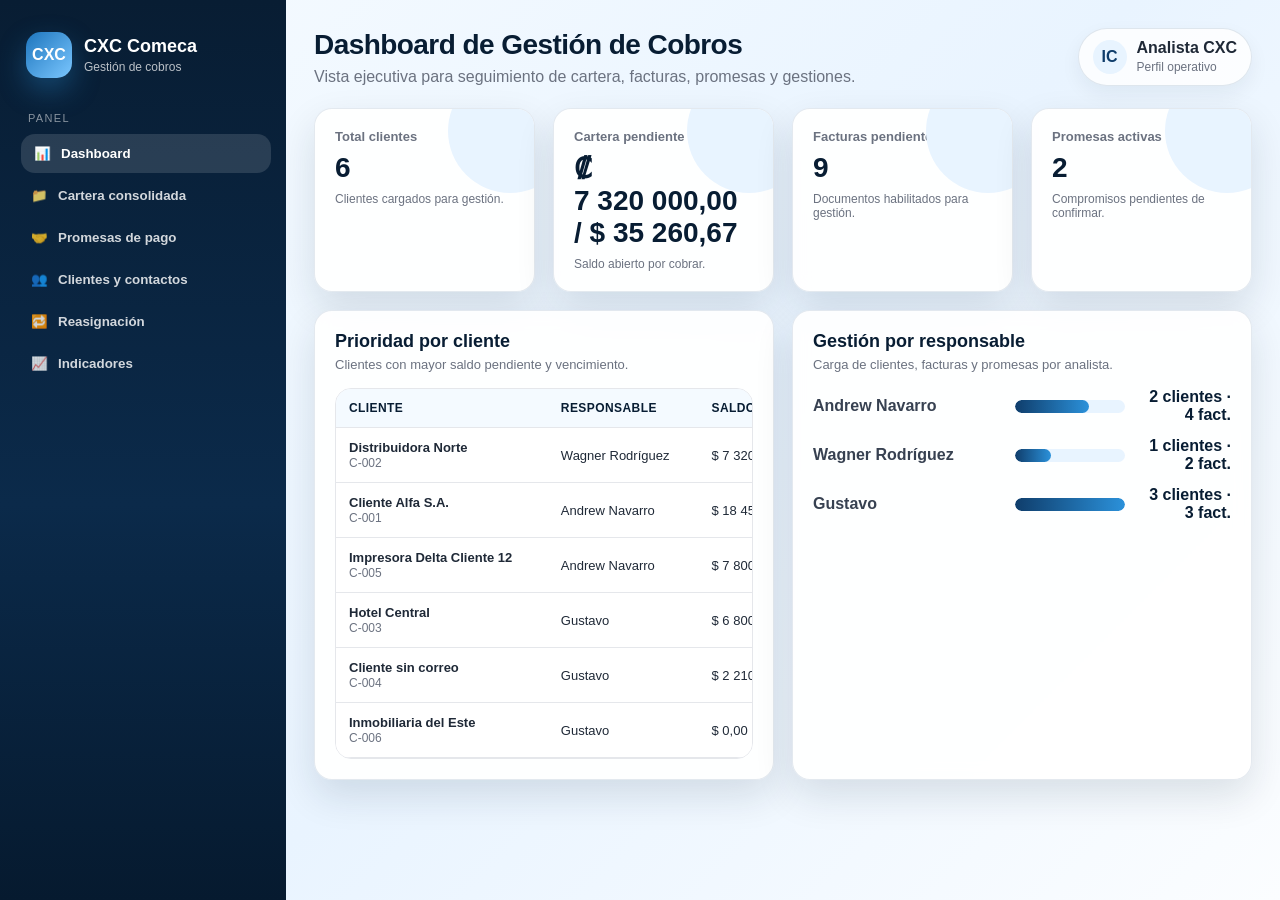
<file: version 3/CXC_dashboard_gestion_cobros_simplificado_azul.html>
<!DOCTYPE html>
<html lang="es">
<head>
  <meta charset="UTF-8" />
  <meta name="viewport" content="width=device-width, initial-scale=1.0" />
  <title>CXC Comeca | Gestión de Cobros</title>
  <style>
    :root{
      --blue-950:#081d33;--blue-900:#0b2a4a;--blue-800:#0f3d6b;--blue-700:#155a96;--blue-600:#1d75bd;--blue-500:#2b91da;--blue-100:#e8f4ff;--blue-050:#f4faff;
      --gray-900:#1f2937;--gray-700:#374151;--gray-500:#6b7280;--gray-300:#d1d5db;--gray-200:#e5e7eb;--gray-100:#f3f4f6;
      --green:#0f9f6e;--yellow:#c27803;--red:#d92d20;--white:#fff;--shadow:0 16px 38px rgba(8,29,51,.12);--radius:18px;
    }
    *{box-sizing:border-box} body{margin:0;font-family:Inter,Segoe UI,Roboto,Arial,sans-serif;background:linear-gradient(135deg,#f6fbff,#e9f4ff 52%,#fbfdff);color:var(--gray-900);min-height:100vh}.layout{display:grid;grid-template-columns:286px 1fr;min-height:100vh}.sidebar{background:linear-gradient(180deg,var(--blue-950),var(--blue-900) 56%,#061a2f);color:white;padding:24px 18px;position:sticky;top:0;height:100vh;overflow:auto}.brand{display:flex;gap:12px;align-items:center;margin-bottom:26px;padding:8px}.brand-icon{width:46px;height:46px;border-radius:15px;display:grid;place-items:center;background:linear-gradient(135deg,var(--blue-600),#7bc7ff);font-weight:900;box-shadow:0 12px 28px rgba(43,145,218,.35)}.brand h1{font-size:18px;margin:0}.brand small{opacity:.72;font-size:12px}.menu-label{font-size:11px;text-transform:uppercase;letter-spacing:.12em;color:rgba(255,255,255,.52);margin:20px 10px 10px}.nav-btn{width:100%;border:0;background:transparent;color:rgba(255,255,255,.82);display:flex;align-items:center;gap:10px;padding:12px 13px;border-radius:14px;cursor:pointer;text-align:left;font-weight:750;margin:3px 0;transition:.18s}.nav-btn:hover,.nav-btn.active{background:rgba(255,255,255,.13);color:#fff;transform:translateX(3px)}.main{padding:28px;overflow:hidden}.topbar{display:flex;justify-content:space-between;align-items:center;gap:16px;margin-bottom:22px}.title h2{margin:0;color:var(--blue-950);font-size:28px;letter-spacing:-.02em}.title p{margin:7px 0 0;color:var(--gray-500);max-width:920px}.user-chip{display:flex;gap:10px;align-items:center;background:rgba(255,255,255,.82);border:1px solid rgba(15,61,107,.12);border-radius:999px;padding:10px 14px;box-shadow:0 8px 20px rgba(8,29,51,.06);white-space:nowrap}.avatar{width:34px;height:34px;border-radius:50%;display:grid;place-items:center;background:var(--blue-100);color:var(--blue-800);font-weight:900}.section{display:none;animation:fade .22s ease}.section.active{display:block}@keyframes fade{from{opacity:0;transform:translateY(6px)}to{opacity:1;transform:translateY(0)}}.grid{display:grid;gap:18px}.grid-4{grid-template-columns:repeat(4,minmax(0,1fr))}.grid-3{grid-template-columns:repeat(3,minmax(0,1fr))}.grid-2{grid-template-columns:repeat(2,minmax(0,1fr))}.card{background:rgba(255,255,255,.92);border:1px solid rgba(15,61,107,.11);border-radius:var(--radius);box-shadow:var(--shadow);padding:20px;backdrop-filter:blur(8px)}.card-header{display:flex;justify-content:space-between;align-items:flex-start;gap:14px;margin-bottom:14px}.card-title{margin:0;color:var(--blue-950);font-size:18px}.card-subtitle{margin:4px 0 0;color:var(--gray-500);font-size:13px;line-height:1.42}.kpi-card{position:relative;overflow:hidden;min-height:126px}.kpi-card:after{content:"";position:absolute;right:-38px;top:-40px;width:124px;height:124px;border-radius:50%;background:var(--blue-100)}.kpi-label{color:var(--gray-500);font-weight:800;font-size:13px}.kpi-value{color:var(--blue-950);font-weight:900;font-size:28px;margin-top:8px}.kpi-note{color:var(--gray-500);font-size:12px;margin-top:8px}.toolbar{display:flex;flex-wrap:wrap;gap:10px;align-items:end;margin-bottom:14px}.field{display:flex;flex-direction:column;gap:6px;min-width:170px;flex:1}label{font-size:12px;color:var(--gray-700);font-weight:850}input,select,textarea{border:1px solid var(--gray-300);border-radius:12px;padding:11px 12px;background:#fff;font:inherit;color:var(--gray-900);outline:0;transition:.18s}textarea{min-height:92px;resize:vertical}input:focus,select:focus,textarea:focus{border-color:var(--blue-500);box-shadow:0 0 0 4px rgba(43,145,218,.12)}.btn{border:0;border-radius:13px;padding:11px 14px;font-weight:850;cursor:pointer;display:inline-flex;align-items:center;justify-content:center;gap:8px;min-height:42px;text-decoration:none;white-space:nowrap;transition:.16s}.btn:hover{transform:translateY(-1px)}.btn-primary{background:linear-gradient(135deg,var(--blue-800),var(--blue-500));color:#fff;box-shadow:0 10px 24px rgba(29,117,189,.28)}.btn-secondary{background:var(--blue-100);color:var(--blue-900)}.btn-outline{background:#fff;color:var(--blue-900);border:1px solid rgba(15,61,107,.18)}.btn-danger{background:#fff1f0;color:var(--red)}.btn-success{background:#e9fbf4;color:var(--green)}.btn-small{min-height:34px;padding:8px 10px;border-radius:11px;font-size:12px}.table-wrap{overflow:auto;border:1px solid var(--gray-200);border-radius:16px;background:white}table{width:100%;border-collapse:collapse;min-width:940px;background:white}th,td{padding:12px 13px;text-align:left;border-bottom:1px solid var(--gray-200);vertical-align:middle;font-size:13px}th{background:var(--blue-050);color:var(--blue-950);font-size:12px;text-transform:uppercase;letter-spacing:.035em}tr:hover td{background:#fbfdff}.badge{display:inline-flex;align-items:center;gap:6px;border-radius:999px;padding:5px 9px;font-size:12px;font-weight:850}.badge-blue{background:var(--blue-100);color:var(--blue-900)}.badge-green{background:#e9fbf4;color:var(--green)}.badge-yellow{background:#fff7e6;color:var(--yellow)}.badge-red{background:#fff1f0;color:var(--red)}.badge-gray{background:var(--gray-100);color:var(--gray-700)}.small-muted{font-size:12px;color:var(--gray-500)}.summary{display:grid;grid-template-columns:repeat(4,minmax(0,1fr));gap:12px;margin:14px 0}.summary-tile{background:linear-gradient(180deg,#fff,var(--blue-050));border:1px solid rgba(15,61,107,.12);border-radius:16px;padding:14px}.summary-tile span{display:block;color:var(--gray-500);font-size:12px;text-transform:uppercase;letter-spacing:.035em;font-weight:850}.summary-tile strong{display:block;color:var(--blue-950);font-size:22px;margin-top:7px}.detail-panel{margin-top:18px;border:1px solid rgba(15,61,107,.14);background:linear-gradient(180deg,#fff,#f7fbff);border-radius:20px;padding:20px;box-shadow:0 12px 28px rgba(8,29,51,.08)}.empty-state{border:1px dashed var(--gray-300);border-radius:16px;padding:24px;text-align:center;color:var(--gray-500);background:#fff}.client-head{display:flex;justify-content:space-between;gap:12px;align-items:flex-start;margin-bottom:14px}.client-head h4{margin:0;color:var(--blue-950);font-size:19px}.client-head p{margin:5px 0 0;color:var(--gray-500);font-size:13px}.mini-grid{display:grid;grid-template-columns:repeat(4,minmax(0,1fr));gap:10px;margin:12px 0 16px}.mini{border:1px solid var(--gray-200);background:#fff;border-radius:14px;padding:12px}.mini span{display:block;color:var(--gray-500);font-size:11px;font-weight:850;text-transform:uppercase;letter-spacing:.04em}.mini strong{display:block;color:var(--blue-950);margin-top:6px}.invoice-tools{border:1px solid rgba(15,61,107,.13);background:linear-gradient(180deg,#fff,#f4faff);border-radius:16px;padding:14px;margin:14px 0}.invoice-table table{min-width:1240px}.selected-row td{background:#eef7ff!important;box-shadow:inset 4px 0 0 var(--blue-600)}.row-disabled td{background:#fafafa;color:var(--gray-500)}.check{width:16px;height:16px;accent-color:var(--blue-700);cursor:pointer}.history-grid{display:grid;grid-template-columns:repeat(2,minmax(0,1fr));gap:16px;margin-top:16px}.history-card{border:1px solid var(--gray-200);background:#fff;border-radius:16px;padding:15px}.history-card h5{font-size:15px;color:var(--blue-950);margin:0 0 10px}.history-card.full{grid-column:1/-1}.file-upload-box{display:none;border:1px dashed rgba(29,117,189,.35);background:var(--blue-050);border-radius:16px;padding:14px;margin-bottom:12px}.file-upload-box.show{display:block}.chart-list{display:grid;gap:13px;margin-top:14px}.chart-row{display:grid;grid-template-columns:190px 1fr 94px;gap:12px;align-items:center}.chart-label{color:var(--gray-700);font-weight:780;white-space:nowrap;overflow:hidden;text-overflow:ellipsis}.chart-value{text-align:right;font-weight:900;color:var(--blue-950)}.bar-track{height:13px;border-radius:999px;background:var(--blue-100);overflow:hidden}.bar-fill{height:100%;border-radius:999px;background:linear-gradient(90deg,var(--blue-800),var(--blue-500))}.modal-overlay{position:fixed;inset:0;background:rgba(6,24,44,.58);display:none;align-items:center;justify-content:center;z-index:2000;padding:22px}.modal-overlay.show{display:flex}.modal{background:#fff;border-radius:22px;box-shadow:0 30px 90px rgba(0,0,0,.26);width:min(760px,100%);max-height:88vh;overflow:auto;padding:22px}.modal-header{display:flex;justify-content:space-between;gap:12px;align-items:flex-start;border-bottom:1px solid var(--gray-200);padding-bottom:14px;margin-bottom:16px}.close-btn{width:38px;height:38px;border-radius:50%;border:0;background:var(--gray-100);font-weight:900;cursor:pointer}.toast-stack{position:fixed;right:22px;bottom:22px;z-index:3000;display:grid;gap:10px;width:min(380px,calc(100vw - 44px))}.toast{background:#fff;border-left:5px solid var(--blue-600);box-shadow:var(--shadow);border-radius:14px;padding:14px 16px}.toast strong{display:block;color:var(--blue-950);margin-bottom:3px}.toast p{margin:0;color:var(--gray-700);font-size:13px}.toast.success{border-left-color:var(--green)}.toast.warn{border-left-color:var(--yellow)}.toast.error{border-left-color:var(--red)}@media(max-width:1180px){.layout{grid-template-columns:1fr}.sidebar{height:auto;position:relative}.grid-4,.mini-grid,.summary{grid-template-columns:repeat(2,minmax(0,1fr))}.grid-3,.grid-2,.history-grid{grid-template-columns:1fr}.topbar{align-items:flex-start}}@media(max-width:720px){.main{padding:18px}.topbar{flex-direction:column}.grid-4,.grid-3,.grid-2,.summary,.mini-grid{grid-template-columns:1fr}.field{min-width:100%}.btn{width:100%}.chart-row{grid-template-columns:1fr}.chart-value{text-align:left}}
  </style>
</head>
<body>
  <div class="layout">
    <aside class="sidebar">
      <div class="brand"><div class="brand-icon">CXC</div><div><h1>CXC Comeca</h1><small>Gestión de cobros</small></div></div>
      <div class="menu-label">Panel</div>
      <button class="nav-btn active" data-target="dashboard"><span>📊</span>Dashboard</button>
      <button class="nav-btn" data-target="cartera"><span>📁</span>Cartera consolidada</button>
      <button class="nav-btn" data-target="promesas"><span>🤝</span>Promesas de pago</button>
      <button class="nav-btn" data-target="contactos"><span>👥</span>Clientes y contactos</button>
      <button class="nav-btn" data-target="reasignacion"><span>🔁</span>Reasignación</button>
      <button class="nav-btn" data-target="reportes"><span>📈</span>Indicadores</button>
    </aside>
    <main class="main">
      <div class="topbar">
        <div class="title"><h2 id="pageTitle">Dashboard de Gestión de Cobros</h2><p id="pageSubtitle">Vista ejecutiva para seguimiento de cartera, facturas, promesas y gestiones.</p></div>
        <div class="user-chip"><span class="avatar">IC</span><div><strong>Analista CXC</strong><br><span class="small-muted">Perfil operativo</span></div></div>
      </div>

      <section id="dashboard" class="section active">
        <div class="grid grid-4">
          <div class="card kpi-card"><div class="kpi-label">Total clientes</div><div class="kpi-value" id="dashClients">0</div><div class="kpi-note">Clientes cargados para gestión.</div></div>
          <div class="card kpi-card"><div class="kpi-label">Cartera pendiente</div><div class="kpi-value" id="dashBalance">$0</div><div class="kpi-note">Saldo abierto por cobrar.</div></div>
          <div class="card kpi-card"><div class="kpi-label">Facturas pendientes</div><div class="kpi-value" id="dashPendingInvoices">0</div><div class="kpi-note">Documentos habilitados para gestión.</div></div>
          <div class="card kpi-card"><div class="kpi-label">Promesas activas</div><div class="kpi-value" id="dashPromises">0</div><div class="kpi-note">Compromisos pendientes de confirmar.</div></div>
        </div>
        <div class="grid grid-2" style="margin-top:18px">
          <div class="card"><div class="card-header"><div><h3 class="card-title">Prioridad por cliente</h3><p class="card-subtitle">Clientes con mayor saldo pendiente y vencimiento.</p></div></div><div class="table-wrap"><table><thead><tr><th>Cliente</th><th>Responsable</th><th>Saldo pendiente</th><th>Facturas pendientes</th><th>Último estado enviado</th></tr></thead><tbody id="dashboardPriorityBody"></tbody></table></div></div>
          <div class="card"><div class="card-header"><div><h3 class="card-title">Gestión por responsable</h3><p class="card-subtitle">Carga de clientes, facturas y promesas por analista.</p></div></div><div id="analystChart" class="chart-list"></div></div>
        </div>
      </section>

      <section id="cartera" class="section">
        <div class="card">
          <div class="card-header"><div><h3 class="card-title">Cartera consolidada</h3><p class="card-subtitle">Consulta por cliente, gestión general o por factura, promesas, archivos e historial.</p></div><button class="btn btn-outline" onclick="exportCartera()">⬇ Exportar cartera</button></div>
          <div class="toolbar"><div class="field"><label>Buscar cliente</label><input id="searchClient" placeholder="Nombre, código o correo" oninput="renderCartera()"></div><button class="btn btn-secondary" onclick="clearSearch()">Limpiar</button></div>
          <div class="summary"><div class="summary-tile"><span>Total de clientes</span><strong id="sumClients">0</strong></div><div class="summary-tile"><span>Saldo pendiente</span><strong id="sumBalance">$0</strong></div><div class="summary-tile"><span>Facturas pendientes</span><strong id="sumInvoices">0</strong></div><div class="summary-tile"><span>Promesas activas</span><strong id="sumPromises">0</strong></div></div>
          <div class="table-wrap"><table><thead><tr><th>Cliente</th><th>Compañía</th><th>Responsable</th><th>Saldo</th><th>Facturas pendientes</th><th>Fecha último estado enviado</th><th>Acciones</th></tr></thead><tbody id="carteraBody"></tbody></table></div>
          <div id="clientPanel" class="detail-panel"><div class="empty-state">Seleccione un cliente para ver facturas, gestiones, promesas e historial de archivos.</div></div>
        </div>
      </section>

      <section id="promesas" class="section">
        <div class="card">
          <div class="card-header"><div><h3 class="card-title">Promesas de pago</h3><p class="card-subtitle">Las promesas se registran seleccionando una factura pendiente. Para confirmar recibido se debe adjuntar soporte; para cancelar se solicita motivo.</p></div><button class="btn btn-outline" onclick="exportPromises()">⬇ Exportar</button></div>
          <div class="table-wrap"><table><thead><tr><th>Cliente</th><th>Factura</th><th>Monto</th><th>Fecha promesa</th><th>Estado</th><th>Acción</th></tr></thead><tbody id="promisesBody"></tbody></table></div>
        </div>
      </section>

      <section id="contactos" class="section">
        <div class="card">
          <div class="card-header"><div><h3 class="card-title">Clientes y contactos</h3><p class="card-subtitle">Administración de teléfonos, correos y direcciones para gestión de cobro.</p></div><button class="btn btn-outline" onclick="exportContacts()">⬇ Exportar contactos</button></div>
          <div class="toolbar"><div class="field"><label>Buscar cliente</label><input id="searchContactClient" placeholder="Nombre, código, teléfono o correo" oninput="renderContacts()"></div><button class="btn btn-secondary" onclick="document.getElementById('searchContactClient').value='';renderContacts();">Limpiar</button></div>
          <div class="table-wrap"><table><thead><tr><th>Cliente</th><th>Responsable</th><th>Teléfonos</th><th>Correos</th><th>Direcciones</th><th>Último agregado por</th><th>Acción</th></tr></thead><tbody id="contactsBody"></tbody></table></div>
          <div id="contactDetail" class="detail-panel"><div class="empty-state">Seleccione “Ver detalle” para cargar teléfonos, correos, direcciones y revisar historial de agregados.</div></div>
        </div>
      </section>

      <section id="reasignacion" class="section">
        <div class="card">
          <div class="card-header"><div><h3 class="card-title">Reasignación de cartera</h3><p class="card-subtitle">Cambio de responsable operativo con trazabilidad del movimiento.</p></div></div>
          <div class="toolbar"><div class="field"><label>Responsable actual</label><select id="raFrom" onchange="renderReassignClients()"></select></div><div class="field"><label>Nuevo responsable</label><select id="raTo"></select></div><div class="field"><label>Motivo</label><select id="raReason"><option value="">Seleccione</option><option>Vacaciones</option><option>Permiso</option><option>Redistribución de carga</option><option>Seguimiento especial</option></select></div><button class="btn btn-primary" onclick="saveReassignment()">🔁 Reasignar seleccionados</button></div>
          <div id="reassignClients" class="grid grid-3"></div>
          <div class="card" style="box-shadow:none;margin-top:16px"><h3 class="card-title">Historial de reasignaciones</h3><div class="table-wrap" style="margin-top:12px"><table><thead><tr><th>Fecha</th><th>Cliente</th><th>Anterior</th><th>Nuevo</th><th>Motivo</th><th>Usuario</th></tr></thead><tbody id="reassignHistoryBody"></tbody></table></div></div>
        </div>
      </section>

      <section id="reportes" class="section">
        <div class="grid grid-4">
          <div class="card kpi-card"><div class="kpi-label">Clientes gestionados</div><div class="kpi-value" id="repManaged">0%</div><div class="kpi-note">Indicadores gestión de cobro.</div></div>
          <div class="card kpi-card"><div class="kpi-label">Facturas cobradas</div><div class="kpi-value" id="repPaidInvoices">0</div><div class="kpi-note">Documentos cerrados en histórico.</div></div>
          <div class="card kpi-card"><div class="kpi-label">Promesas de pago</div><div class="kpi-value" id="repPromises">0</div><div class="kpi-note">Activas, recibidas y canceladas.</div></div>
          <div class="card kpi-card"><div class="kpi-label">Categorías activas</div><div class="kpi-value" id="repCategories">0</div><div class="kpi-note">Causas parametrizadas en facturas.</div></div>
        </div>
        <div class="grid grid-2" style="margin-top:18px">
          <div class="card"><div class="card-header"><div><h3 class="card-title">Promesas de pago</h3><p class="card-subtitle">Seguimiento de compromisos pendientes, recibidos y cancelados.</p></div></div><div id="promiseReportChart" class="chart-list"></div></div>
          <div class="card"><div class="card-header"><div><h3 class="card-title">Causas de atraso por categoría</h3><p class="card-subtitle">Basado en las categorías parametrizadas registradas por factura para graficar disputas, promesas, no respuesta y otros motivos.</p></div></div><div id="categoryReportChart" class="chart-list"></div></div>
        </div>
        <div class="grid grid-2" style="margin-top:18px">
          <div class="card"><div class="card-header"><div><h3 class="card-title">Top clientes por saldo pendiente</h3><p class="card-subtitle">Priorización operativa de cobro.</p></div><button class="btn btn-outline btn-small" onclick="exportTopClients()">CSV</button></div><div id="topClientsChart" class="chart-list"></div></div>
          <div class="card"><div class="card-header"><div><h3 class="card-title">Gestiones registradas</h3><p class="card-subtitle">Actividad por tipo de contacto.</p></div></div><div id="managementTypeChart" class="chart-list"></div></div>
        </div>
      </section>
    </main>
  </div>

  <div id="promiseModal" class="modal-overlay"><div class="modal"><div class="modal-header"><div><h3 class="card-title">Registrar promesa de pago</h3><p class="card-subtitle" id="promiseModalInfo">Factura pendiente</p></div><button class="close-btn" onclick="closeModal('promiseModal')">×</button></div><div class="grid grid-2"><div class="field"><label>Monto prometido</label><input id="promiseAmount" type="number" min="1" step="0.01"></div><div class="field"><label>Fecha promesa</label><input id="promiseDate" type="date"></div></div><div class="field" style="margin-top:12px"><label>Comentario</label><textarea id="promiseComment" placeholder="Detalle del compromiso indicado por el cliente"></textarea></div><button class="btn btn-primary" style="margin-top:14px" onclick="savePromiseFromModal()">🤝 Guardar promesa</button></div></div>
  <div id="confirmPromiseModal" class="modal-overlay"><div class="modal"><div class="modal-header"><div><h3 class="card-title" id="confirmPromiseTitle">Actualizar promesa</h3><p class="card-subtitle" id="confirmPromiseInfo"></p></div><button class="close-btn" onclick="closeModal('confirmPromiseModal')">×</button></div><div id="promiseActionFields"></div></div></div>
  <div class="toast-stack" id="toastStack"></div>

  <script>
    const todayISO = new Date().toISOString().slice(0,10);
    const categories = ['Disputa','Disputas - Diferencia de Precio','Disputa- Facturas No enviadas, Pendiente de carga en el portal, Solicitud de Soportes','Disputas - Diferencia de Cantidad','Promesas de pagos no cumplidas','Comentarios Generales de toda la cartera','Promesa de Pago'];
    const editableCategories = categories.filter(c => c !== 'Promesa de Pago');
    const managementTypes = ['Llamada','Correo','Mensaje'];
    let selectedClientId = 1;
    let selectedContactClientId = null;
    let activePromiseInvoiceId = null;
    let activePromiseActionId = null;

    const clients = [
      {id:1, code:'C-001', name:'Cliente Alfa S.A.', company:'COMECA', analyst:'Andrew Navarro', email:'cuentas@clientealfa.com', phone:'2222-1000', address:'San José, Costa Rica', lastSent:'2026-05-28'},
      {id:2, code:'C-002', name:'Distribuidora Norte', company:'EMPAQUES SANTO DOMINGO', analyst:'Wagner Rodríguez', email:'pagos@dnorte.com', phone:'2222-2040', address:'Heredia, Costa Rica', lastSent:'2026-05-27'},
      {id:3, code:'C-003', name:'Hotel Central', company:'HOTELES', analyst:'Gustavo', email:'finanzas@hotelcentral.com', phone:'2250-7788', address:'Alajuela, Costa Rica', lastSent:'2026-05-25'},
      {id:4, code:'C-004', name:'Cliente sin correo', company:'METALES FLIX', analyst:'Gustavo', email:'', phone:'', address:'Cartago, Costa Rica', lastSent:''},
      {id:5, code:'C-005', name:'Impresora Delta Cliente 12', company:'IMPRESORA DELTA', analyst:'Andrew Navarro', email:'tesoreria@delta12.com', phone:'2290-1133', address:'Escazú, Costa Rica', lastSent:'2026-05-20'},
      {id:6, code:'C-006', name:'Inmobiliaria del Este', company:'INMOBILIARIAS', analyst:'Gustavo', email:'admin@inmobiliariaeste.com', phone:'2288-8800', address:'Curridabat, Costa Rica', lastSent:'2026-05-18'}
    ];
    const invoices = [
      {id:'F-100234',clientId:1,issue:'2026-03-08',due:'2026-03-25',days:77,amount:9250.25,currency:'USD',collectionStatus:'Pendiente',category:'Disputa',comment:'Cliente solicita revisión de soporte.'},
      {id:'F-100291',clientId:1,issue:'2026-03-22',due:'2026-04-12',days:59,amount:5200,currency:'USD',collectionStatus:'Pendiente',category:'Promesa de Pago',comment:'Pago comprometido para fin de mes.'},
      {id:'F-100332',clientId:1,issue:'2026-04-10',due:'2026-05-10',days:31,amount:4000,currency:'USD',collectionStatus:'Pendiente',category:'',comment:''},
      {id:'INT-88721',clientId:2,issue:'2026-03-28',due:'2026-04-15',days:56,amount:4100000,currency:'CRC',collectionStatus:'Pendiente',category:'Comentarios Generales de toda la cartera',comment:'Cliente paga por corte mensual.'},
      {id:'INT-88799',clientId:2,issue:'2026-04-05',due:'2026-04-28',days:43,amount:3220000,currency:'CRC',collectionStatus:'Pendiente',category:'',comment:'Sin respuesta en última llamada.'},
      {id:'OP-45018',clientId:3,issue:'2026-04-01',due:'2026-04-30',days:41,amount:2800,currency:'USD',collectionStatus:'Pendiente',category:'Promesa de Pago',comment:'Pago parcial prometido.'},
      {id:'OP-45044',clientId:3,issue:'2026-04-20',due:'2026-05-20',days:21,amount:4000,currency:'USD',collectionStatus:'Pendiente',category:'',comment:''},
      {id:'MF-23011',clientId:4,issue:'2026-04-20',due:'2026-05-20',days:21,amount:2210.42,currency:'USD',collectionStatus:'Pendiente',category:'',comment:''},
      {id:'YA-1201',clientId:5,issue:'2026-01-10',due:'2026-02-10',days:121,amount:7800,currency:'USD',collectionStatus:'Pendiente',category:'Disputas - Diferencia de Cantidad',comment:'Cliente reporta diferencia contra entrega.'},
      {id:'YA-1208',clientId:5,issue:'2026-02-02',due:'2026-03-02',days:101,amount:6750,currency:'USD',collectionStatus:'Cobrada',category:'Disputa- Facturas No enviadas, Pendiente de carga en el portal, Solicitud de Soportes',comment:'Cobrada y cerrada en histórico.'}
    ];
    let managements = [
      {date:'2026-06-02',clientId:1,invoiceId:'F-100234',type:'Correo',comment:'Se envía soporte y estado actualizado.',user:'Analista CXC'},
      {date:'2026-06-03',clientId:3,invoiceId:'OP-45018',type:'Llamada',comment:'Cliente confirma revisión de pago parcial.',user:'Analista CXC'},
      {date:'2026-06-05',clientId:5,invoiceId:'YA-1201',type:'Mensaje',comment:'Se solicita confirmación de diferencia de cantidad.',user:'Analista CXC'}
    ];
    let files = [
      {date:'2026-05-28',clientId:1,invoiceId:'F-100234',type:'Estado de cuenta',file:'estado_cliente_alfa_20260528.xlsx',user:'Sistema'},
      {date:'2026-06-02',clientId:1,invoiceId:'F-100234',type:'Soporte',file:'soporte_factura_F-100234.pdf',user:'Andrew Navarro'},
      {date:'2026-06-03',clientId:3,invoiceId:'OP-45018',type:'Evidencia promesa',file:'correo_promesa_hotel_central.pdf',user:'Gustavo'},
      {date:'2026-06-04',clientId:5,invoiceId:'YA-1208',type:'Comprobante',file:'comprobante_cobro_YA-1208.pdf',user:'Andrew Navarro'}
    ];
    let promises = [
      {id:1,clientId:1,invoiceId:'F-100291',amount:5200,date:'2026-06-15',status:'Pendiente',comment:'Cliente ofrece pago total.',support:'',cancelReason:''},
      {id:2,clientId:3,invoiceId:'OP-45018',amount:2800,date:'2026-06-12',status:'Pendiente',comment:'Pago parcial prometido.',support:'',cancelReason:''}
    ];
    let contactHistory = [
      {id:1,clientId:1,date:'2026-06-01',type:'Correo',value:'cuentas@clientealfa.com',detail:'Correo principal de cuentas por pagar.',user:'Andrew Navarro'},
      {id:2,clientId:1,date:'2026-06-01',type:'Teléfono',value:'2222-1000',detail:'Central telefónica.',user:'Andrew Navarro'},
      {id:3,clientId:2,date:'2026-06-02',type:'Dirección',value:'Heredia, Costa Rica',detail:'Dirección fiscal.',user:'Wagner Rodríguez'},
      {id:4,clientId:3,date:'2026-06-03',type:'Correo',value:'finanzas@hotelcentral.com',detail:'Contacto financiero.',user:'Gustavo'}
    ];
    let reassignmentHistory = [
      {date:'2026-06-04',clientId:4,from:'Andrew Navarro',to:'Gustavo',reason:'Redistribución de carga',user:'Líder CXC'}
    ];

    document.addEventListener('DOMContentLoaded', () => { setupNavigation(); fillReassignSelectors(); renderAll(); });

    function setupNavigation(){
      const titles = {
        dashboard:['Dashboard de Gestión de Cobros','Vista ejecutiva para seguimiento de cartera, facturas, promesas y gestiones.'],
        cartera:['Cartera consolidada','Gestión por cliente y por factura con historial, archivos y promesas.'],
        promesas:['Promesas de pago','Confirmación de recibido con soporte o cancelación con motivo.'],
        contactos:['Clientes y contactos','Administración de teléfonos, correos y direcciones para gestión de cobro.'],
        reasignacion:['Reasignación de cartera','Cambio de responsable operativo con trazabilidad del movimiento.'],
        reportes:['Indicadores gestión de cobro','Indicadores de promesas, categorías, cartera y actividad operativa.']
      };
      document.querySelectorAll('.nav-btn').forEach(btn => btn.addEventListener('click', () => {
        document.querySelectorAll('.nav-btn').forEach(b => b.classList.remove('active'));
        document.querySelectorAll('.section').forEach(s => s.classList.remove('active'));
        btn.classList.add('active'); document.getElementById(btn.dataset.target).classList.add('active');
        document.getElementById('pageTitle').textContent = titles[btn.dataset.target][0];
        document.getElementById('pageSubtitle').textContent = titles[btn.dataset.target][1];
        if(btn.dataset.target==='contactos') renderContacts(); if(btn.dataset.target==='reportes') renderReports();
      }));
    }
    function renderAll(){ renderDashboard(); renderCartera(); renderPromises(); renderContacts(); renderReassignClients(); renderReassignHistory(); renderReports(); }
    function clientById(id){ return clients.find(c => c.id === Number(id)); }
    function invoiceById(id){ return invoices.find(i => i.id === id); }
    function clientInvoices(id){ return invoices.filter(i => i.clientId === Number(id)).sort((a,b)=>b.days-a.days); }
    function pendingInvoices(id){ return clientInvoices(id).filter(i => i.collectionStatus === 'Pendiente'); }
    function clientBalance(id){ return pendingInvoices(id).reduce((s,i)=>s+Number(i.amount||0),0); }
    function formatMoney(amount,currency='USD'){ const sym = currency === 'CRC' ? '₡' : '$'; return sym + ' ' + Number(amount||0).toLocaleString('es-CR',{minimumFractionDigits:2,maximumFractionDigits:2}); }
    function mixedTotal(rows){ const totals = {}; rows.forEach(i => totals[i.currency]=(totals[i.currency]||0)+Number(i.amount||0)); const keys = Object.keys(totals).sort(); return keys.length ? keys.map(k=>formatMoney(totals[k],k)).join(' / ') : '$ 0.00'; }
    function badge(text,type='blue'){ return `<span class="badge badge-${type}">${text}</span>`; }
    function collectionBadge(s){ return s==='Cobrada' ? badge('Cobrada','green') : badge('Pendiente','yellow'); }
    function categoryBadge(cat){ return cat ? badge(cat, cat==='Promesa de Pago'?'yellow':'blue') : badge('Sin categoría','gray'); }
    function promiseBadge(s){ return s==='Recibida'?badge('Recibida','green'):s==='Cancelada'?badge('Cancelada','red'):badge('Pendiente','yellow'); }
    function toast(title,message,type='info'){ const stack=document.getElementById('toastStack'); const el=document.createElement('div'); el.className='toast '+type; el.innerHTML=`<strong>${title}</strong><p>${message}</p>`; stack.appendChild(el); setTimeout(()=>el.remove(),3800); }
    function slug(t){ return String(t).toLowerCase().normalize('NFD').replace(/[\u0300-\u036f]/g,'').replace(/[^a-z0-9]+/g,'_').replace(/^_|_$/g,''); }

    function renderDashboard(){
      const pending = invoices.filter(i=>i.collectionStatus==='Pendiente');
      document.getElementById('dashClients').textContent = clients.length;
      document.getElementById('dashBalance').textContent = mixedTotal(pending);
      document.getElementById('dashPendingInvoices').textContent = pending.length;
      document.getElementById('dashPromises').textContent = promises.filter(p=>p.status==='Pendiente').length;
      const rows = clients.map(c=>({c,balance:clientBalance(c.id),pending:pendingInvoices(c.id).length})).sort((a,b)=>b.balance-a.balance).slice(0,8);
      document.getElementById('dashboardPriorityBody').innerHTML = rows.map(r=>`<tr><td><strong>${r.c.name}</strong><br><span class="small-muted">${r.c.code}</span></td><td>${r.c.analyst}</td><td>${formatMoney(r.balance,'USD')}</td><td>${r.pending}</td><td>${r.c.lastSent||'Pendiente'}</td></tr>`).join('');
      renderAnalystChart();
    }
    function renderAnalystChart(){
      const analysts = [...new Set(clients.map(c=>c.analyst))]; const max = Math.max(...analysts.map(a=>clients.filter(c=>c.analyst===a).length),1);
      document.getElementById('analystChart').innerHTML = analysts.map(a=>{ const assigned=clients.filter(c=>c.analyst===a); const inv=assigned.flatMap(c=>pendingInvoices(c.id)); const width=Math.max(8,Math.round((assigned.length/max)*100)); return `<div class="chart-row"><div class="chart-label">${a}</div><div class="bar-track"><div class="bar-fill" style="width:${width}%"></div></div><div class="chart-value">${assigned.length} clientes · ${inv.length} fact.</div></div>`; }).join('');
    }

    function getFilteredClients(){ const q=(document.getElementById('searchClient')?.value||'').toLowerCase(); return clients.filter(c=>!q || [c.name,c.code,c.email,c.company,c.analyst].join(' ').toLowerCase().includes(q)); }
    function renderCartera(){
      const rows = getFilteredClients(); if(rows.length && !rows.some(c=>c.id===selectedClientId)) selectedClientId = rows[0].id;
      const pending = rows.flatMap(c=>pendingInvoices(c.id)); const activePromises = promises.filter(p=>p.status==='Pendiente' && rows.some(c=>c.id===p.clientId));
      document.getElementById('sumClients').textContent = rows.length; document.getElementById('sumBalance').textContent = mixedTotal(pending); document.getElementById('sumInvoices').textContent = pending.length; document.getElementById('sumPromises').textContent = activePromises.length;
      document.getElementById('carteraBody').innerHTML = rows.map(c=>{ const p=pendingInvoices(c.id); return `<tr class="${c.id===selectedClientId?'selected-row':''}" onclick="selectClient(${c.id})"><td><strong>${c.name}</strong><br><span class="small-muted">${c.code} · ${c.email||'Sin correo'}</span></td><td>${c.company}</td><td>${c.analyst}</td><td><strong>${mixedTotal(p)}</strong></td><td>${p.length}</td><td>${c.lastSent || 'Pendiente'}</td><td><button class="btn btn-small btn-outline" onclick="event.stopPropagation();selectClient(${c.id})">Ver detalle</button></td></tr>`; }).join('') || `<tr><td colspan="7"><div class="empty-state">No hay clientes con el filtro aplicado.</div></td></tr>`;
      renderClientPanel(selectedClientId, rows);
    }
    function clearSearch(){ document.getElementById('searchClient').value=''; renderCartera(); }
    function selectClient(id){ selectedClientId=Number(id); renderCartera(); document.getElementById('clientPanel').scrollIntoView({behavior:'smooth',block:'start'}); }
    function renderClientPanel(id, currentRows=getFilteredClients()){
      const c=clientById(id); const panel=document.getElementById('clientPanel'); if(!c || !currentRows.some(x=>x.id===id)){panel.innerHTML='<div class="empty-state">Seleccione un cliente para ver facturas, gestiones, promesas e historial de archivos.</div>';return;}
      const invs=clientInvoices(id); const pending=pendingInvoices(id); const man=managements.filter(m=>m.clientId===id).sort((a,b)=>b.date.localeCompare(a.date)); const docs=files.filter(f=>f.clientId===id).sort((a,b)=>b.date.localeCompare(a.date));
      panel.innerHTML = `<div class="client-head"><div><h4>${c.name}</h4><p>${c.company} · Responsable: ${c.analyst} · ${c.email||'Sin correo registrado'}</p></div><div>${pending.length?badge('Con saldo pendiente','yellow'):badge('Sin pendientes','green')}</div></div>
        <div class="mini-grid"><div class="mini"><span>Saldo pendiente</span><strong>${mixedTotal(pending)}</strong></div><div class="mini"><span>Facturas pendientes</span><strong>${pending.length}</strong></div><div class="mini"><span>Último estado enviado</span><strong>${c.lastSent||'Pendiente'}</strong></div><div class="mini"><span>Gestiones registradas</span><strong>${man.length}</strong></div></div>
        <div class="invoice-tools"><div class="card-header" style="margin-bottom:8px"><div><h3 class="card-title">Registrar gestión al cliente o factura</h3><p class="card-subtitle">Permite registrar llamada, correo o mensaje con comentario a nivel cliente o factura.</p></div></div><div class="grid grid-4"><div class="field"><label>Tipo de gestión</label><select id="mgType_${id}">${managementTypes.map(t=>`<option>${t}</option>`).join('')}</select></div><div class="field"><label>Aplicar a</label><select id="mgScope_${id}" onchange="toggleMgmtInvoice(${id})"><option value="cliente">Cliente</option><option value="factura">Factura</option></select></div><div class="field"><label>Factura pendiente</label><select id="mgInvoice_${id}" disabled><option value="">No aplica</option>${pending.map(i=>`<option value="${i.id}">${i.id} · ${formatMoney(i.amount,i.currency)}</option>`).join('')}</select></div><div class="field"><label>Comentario</label><input id="mgComment_${id}" placeholder="Detalle de la gestión"></div></div><button class="btn btn-primary" style="margin-top:12px" onclick="saveManagement(${id})">💾 Guardar gestión</button></div>
        <div class="invoice-tools"><div class="card-header" style="margin-bottom:8px"><div><h3 class="card-title">Cambio de categoría por factura</h3><p class="card-subtitle">Marque una o varias facturas pendientes, seleccione categoría y registre comentario obligatorio.</p></div><span id="selectedCounter_${id}" class="badge badge-blue">0 seleccionadas</span></div><div class="grid grid-3"><div class="field"><label>Nueva categoría</label><select id="bulkCategory_${id}"><option value="">Seleccione</option>${editableCategories.map(cat=>`<option>${cat}</option>`).join('')}</select></div><div class="field"><label>Comentario del cambio</label><input id="bulkComment_${id}" placeholder="Motivo o detalle del cambio"></div><div class="field"><label>Acción</label><button class="btn btn-secondary" onclick="changeCategorySelected(${id})">Actualizar seleccionadas</button></div></div></div>
        <div class="table-wrap invoice-table"><table><thead><tr><th><input class="check" type="checkbox" onchange="toggleInvoices(${id},this.checked)"></th><th>Factura</th><th>Emisión</th><th>Vencimiento</th><th>Días vencidos</th><th>Monto</th><th>Estado cobranza</th><th>Categoría</th><th>Comentario</th><th>Acciones</th></tr></thead><tbody>${invs.map(i=>`<tr class="${i.collectionStatus==='Cobrada'?'row-disabled':''}"><td><input class="check invoice-check" data-client="${id}" value="${i.id}" type="checkbox" ${i.collectionStatus==='Cobrada'?'disabled':''} onchange="updateSelectedCounter(${id})"></td><td><strong>${i.id}</strong></td><td>${i.issue}</td><td>${i.due}</td><td>${i.days>0?badge(i.days+' días','red'):badge('Sin vencer','green')}</td><td>${formatMoney(i.amount,i.currency)}</td><td>${collectionBadge(i.collectionStatus)}</td><td>${categoryBadge(i.category)}</td><td>${i.comment||'<span class="small-muted">Sin comentario</span>'}</td><td>${i.collectionStatus==='Pendiente'?`<button class="btn btn-small btn-success" onclick="markInvoicePaid('${i.id}')">Marcar como cobrada</button> <button class="btn btn-small btn-secondary" onclick="openPromiseModal('${i.id}')">Registrar promesa</button>`:badge('Histórico','gray')}</td></tr>`).join('')}</tbody></table></div>
        <div class="history-grid"><div class="history-card"><h5>Historial de gestiones</h5>${man.length?`<div class="table-wrap"><table><thead><tr><th>Fecha</th><th>Tipo</th><th>Factura</th><th>Comentario</th><th>Usuario</th></tr></thead><tbody>${man.map(m=>`<tr><td>${m.date}</td><td>${m.type}</td><td>${m.invoiceId||'Cliente'}</td><td>${m.comment}</td><td>${m.user}</td></tr>`).join('')}</tbody></table></div>`:'<div class="empty-state">Sin gestiones registradas.</div>'}</div>
        <div class="history-card"><div class="card-header" style="margin-bottom:8px"><div><h5>Historial de archivos</h5><p class="card-subtitle">Carga de soportes por cliente, con factura opcional pendiente.</p></div><button class="btn btn-small btn-secondary" onclick="toggleFileUpload(${id})">⬆ Subir archivo al cliente</button></div><div id="fileUpload_${id}" class="file-upload-box"><div class="grid grid-3"><div class="field"><label>Archivo</label><input type="file" id="fileInput_${id}"></div><div class="field"><label>Factura opcional</label><select id="fileInvoice_${id}"><option value="">Cliente general</option>${pending.map(i=>`<option value="${i.id}">${i.id}</option>`).join('')}</select></div><div class="field"><label>Tipo</label><select id="fileType_${id}"><option>Soporte</option><option>Comprobante</option><option>Estado de cuenta</option><option>Evidencia de gestión</option></select></div></div><button class="btn btn-primary btn-small" style="margin-top:10px" onclick="saveClientFile(${id})">Guardar archivo</button></div>${docs.length?`<div class="table-wrap"><table><thead><tr><th>Fecha</th><th>Tipo</th><th>Factura</th><th>Archivo</th><th>Usuario</th><th>Acción</th></tr></thead><tbody>${docs.map(d=>`<tr><td>${d.date}</td><td>${d.type}</td><td>${d.invoiceId||'Cliente'}</td><td>${d.file}</td><td>${d.user}</td><td><button class="btn btn-small btn-outline" onclick="downloadFile('${d.file}',${id})">Descargar</button></td></tr>`).join('')}</tbody></table></div>`:'<div class="empty-state">Sin archivos asociados.</div>'}</div></div>`;
    }
    function toggleMgmtInvoice(id){ const scope=document.getElementById(`mgScope_${id}`).value; const sel=document.getElementById(`mgInvoice_${id}`); sel.disabled = scope !== 'factura'; if(scope!=='factura') sel.value=''; }
    function saveManagement(id){ const scope=document.getElementById(`mgScope_${id}`).value; const inv=document.getElementById(`mgInvoice_${id}`).value; const type=document.getElementById(`mgType_${id}`).value; const comment=document.getElementById(`mgComment_${id}`).value.trim(); if(scope==='factura'&&!inv) return toast('Factura requerida','Seleccione una factura pendiente para registrar la gestión.','warn'); if(comment.length<5) return toast('Comentario requerido','Ingrese un comentario de la gestión.','warn'); managements.push({date:todayISO,clientId:id,invoiceId:scope==='factura'?inv:'',type,comment,user:'Analista CXC'}); document.getElementById(`mgComment_${id}`).value=''; renderAll(); toast('Gestión guardada','El historial del cliente fue actualizado.','success'); }
    function selectedInvoiceIds(id){ return [...document.querySelectorAll(`.invoice-check[data-client="${id}"]:checked`)].map(x=>x.value); }
    function toggleInvoices(id,checked){ document.querySelectorAll(`.invoice-check[data-client="${id}"]:not(:disabled)`).forEach(ch=>ch.checked=checked); updateSelectedCounter(id); }
    function updateSelectedCounter(id){ const el=document.getElementById(`selectedCounter_${id}`); if(el) el.textContent = `${selectedInvoiceIds(id).length} seleccionadas`; }
    function changeCategorySelected(id){ const ids=selectedInvoiceIds(id); const cat=document.getElementById(`bulkCategory_${id}`).value; const comment=document.getElementById(`bulkComment_${id}`).value.trim(); if(!ids.length) return toast('Seleccione facturas','Marque una o varias facturas pendientes.','warn'); if(!cat) return toast('Categoría requerida','Seleccione la categoría a cambiar.','warn'); if(comment.length<5) return toast('Comentario requerido','Ingrese un comentario para registrar trazabilidad.','warn'); ids.forEach(invoiceId=>{ const inv=invoiceById(invoiceId); if(inv && inv.collectionStatus==='Pendiente'){ inv.category=cat; inv.comment=comment; managements.push({date:todayISO,clientId:id,invoiceId,type:'Cambio de categoría',comment:`Categoría: ${cat}. ${comment}`,user:'Analista CXC'}); }}); document.getElementById(`bulkComment_${id}`).value=''; document.getElementById(`bulkCategory_${id}`).value=''; renderAll(); toast('Categoría actualizada',`${ids.length} factura(s) fueron actualizadas.`, 'success'); }
    function markInvoicePaid(invoiceId){ const inv=invoiceById(invoiceId); if(!inv || inv.collectionStatus==='Cobrada') return; inv.collectionStatus='Cobrada'; inv.comment = inv.comment ? inv.comment + ' | Marcada como cobrada.' : 'Marcada como cobrada.'; managements.push({date:todayISO,clientId:inv.clientId,invoiceId,type:'Cierre',comment:'Factura marcada como cobrada.',user:'Analista CXC'}); renderAll(); toast('Factura cobrada','La factura quedó en histórico y sin opción de cambios.','success'); }
    function openPromiseModal(invoiceId){ const inv=invoiceById(invoiceId); if(!inv || inv.collectionStatus!=='Pendiente') return; activePromiseInvoiceId=invoiceId; document.getElementById('promiseModalInfo').textContent=`${clientById(inv.clientId).name} · ${inv.id} · ${formatMoney(inv.amount,inv.currency)}`; document.getElementById('promiseAmount').value=inv.amount; document.getElementById('promiseDate').value=todayISO; document.getElementById('promiseDate').min=todayISO; document.getElementById('promiseComment').value=''; openModal('promiseModal'); }
    function savePromiseFromModal(){ const inv=invoiceById(activePromiseInvoiceId); if(!inv) return; const amount=Number(document.getElementById('promiseAmount').value); const date=document.getElementById('promiseDate').value; const comment=document.getElementById('promiseComment').value.trim(); if(!amount || amount<=0) return toast('Monto requerido','Ingrese un monto válido.','warn'); if(!date) return toast('Fecha requerida','Ingrese la fecha de promesa.','warn'); if(comment.length<5) return toast('Comentario requerido','Ingrese un comentario de promesa.','warn'); promises.push({id:Date.now(),clientId:inv.clientId,invoiceId:inv.id,amount,date,status:'Pendiente',comment,support:'',cancelReason:''}); inv.category='Promesa de Pago'; inv.comment=comment; managements.push({date:todayISO,clientId:inv.clientId,invoiceId:inv.id,type:'Promesa de Pago',comment,user:'Analista CXC'}); closeModal('promiseModal'); renderAll(); toast('Promesa registrada','La categoría de la factura cambió automáticamente a Promesa de Pago.','success'); }
    function toggleFileUpload(id){ document.getElementById(`fileUpload_${id}`).classList.toggle('show'); }
    function saveClientFile(id){ const input=document.getElementById(`fileInput_${id}`); const file=input.files[0]; const invoiceId=document.getElementById(`fileInvoice_${id}`).value; const type=document.getElementById(`fileType_${id}`).value; if(!file) return toast('Archivo requerido','Seleccione un archivo para cargar al cliente.','warn'); files.push({date:todayISO,clientId:id,invoiceId,type,file:file.name,user:'Analista CXC'}); input.value=''; renderAll(); toast('Archivo cargado','El archivo quedó registrado en el historial del cliente.','success'); }
    function downloadFile(filename,clientId){ const c=clientById(clientId); downloadCSV(filename.replace(/\.[^.]+$/,'.csv'),[{cliente:c.name,archivo:filename,nota:'Descarga referencial del historial de archivos'}]); toast('Descarga generada',`Se generó la descarga de ${filename}.`,'success'); }

    function renderPromises(){
      document.getElementById('promisesBody').innerHTML = promises.map(p=>{ const c=clientById(p.clientId); const inv=invoiceById(p.invoiceId); return `<tr><td><strong>${c.name}</strong></td><td>${p.invoiceId}</td><td>${formatMoney(p.amount,inv?.currency||'USD')}</td><td>${p.date}</td><td>${promiseBadge(p.status)}</td><td>${p.status==='Pendiente'?`<button class="btn btn-small btn-success" onclick="openPromiseAction(${p.id},'recibida')">Confirmar recibido</button> <button class="btn btn-small btn-danger" onclick="openPromiseAction(${p.id},'cancelada')">Cancelar</button>`:p.support?`<button class="btn btn-small btn-outline" onclick="downloadFile('${p.support}',${p.clientId})">Descargar soporte</button>`:badge('Histórico','gray')}</td></tr>`; }).join('') || `<tr><td colspan="6"><div class="empty-state">No hay promesas registradas.</div></td></tr>`;
    }
    function openPromiseAction(id,action){ activePromiseActionId=id; const p=promises.find(x=>x.id===id); const c=clientById(p.clientId); document.getElementById('confirmPromiseTitle').textContent = action==='recibida'?'Confirmar recibido':'Cancelar promesa'; document.getElementById('confirmPromiseInfo').textContent = `${c.name} · ${p.invoiceId} · ${formatMoney(p.amount, invoiceById(p.invoiceId)?.currency||'USD')}`; document.getElementById('promiseActionFields').innerHTML = action==='recibida'?`<div class="field"><label>Subir soporte recibido</label><input id="promiseSupportFile" type="file"></div><button class="btn btn-success" style="margin-top:14px" onclick="confirmPromiseReceived()">Confirmar recibido</button>`:`<div class="field"><label>Motivo de cancelación</label><textarea id="promiseCancelReason" placeholder="Indique el motivo de cancelación"></textarea></div><button class="btn btn-danger" style="margin-top:14px" onclick="cancelPromise()">Cancelar promesa</button>`; openModal('confirmPromiseModal'); }
    function confirmPromiseReceived(){ const p=promises.find(x=>x.id===activePromiseActionId); const file=document.getElementById('promiseSupportFile').files[0]; if(!file) return toast('Soporte requerido','Debe subir un archivo para confirmar recibido.','warn'); p.status='Recibida'; p.support=file.name; files.push({date:todayISO,clientId:p.clientId,invoiceId:p.invoiceId,type:'Soporte promesa recibida',file:file.name,user:'Analista CXC'}); managements.push({date:todayISO,clientId:p.clientId,invoiceId:p.invoiceId,type:'Promesa recibida',comment:'Se confirma recibido con soporte adjunto.',user:'Analista CXC'}); closeModal('confirmPromiseModal'); renderAll(); toast('Promesa recibida','La promesa fue confirmada y el soporte quedó en historial.','success'); }
    function cancelPromise(){ const p=promises.find(x=>x.id===activePromiseActionId); const reason=document.getElementById('promiseCancelReason').value.trim(); if(reason.length<5) return toast('Motivo requerido','Ingrese el motivo de cancelación.','warn'); p.status='Cancelada'; p.cancelReason=reason; managements.push({date:todayISO,clientId:p.clientId,invoiceId:p.invoiceId,type:'Promesa cancelada',comment:reason,user:'Analista CXC'}); closeModal('confirmPromiseModal'); renderAll(); toast('Promesa cancelada','Se registró la cancelación con motivo.','success'); }

    function renderContacts(){ const q=(document.getElementById('searchContactClient')?.value||'').toLowerCase(); const rows=clients.filter(c=>{ const hist=contactHistory.filter(h=>h.clientId===c.id).map(h=>h.value).join(' '); return !q || [c.name,c.code,c.email,c.phone,c.address,hist].join(' ').toLowerCase().includes(q); }); document.getElementById('contactsBody').innerHTML = rows.map(c=>{ const h=contactHistory.filter(x=>x.clientId===c.id); const phones=h.filter(x=>x.type==='Teléfono').length || (c.phone?1:0); const emails=h.filter(x=>x.type==='Correo').length || (c.email?1:0); const dirs=h.filter(x=>x.type==='Dirección').length || (c.address?1:0); const last=h.slice().sort((a,b)=>b.date.localeCompare(a.date))[0]; return `<tr><td><strong>${c.name}</strong><br><span class="small-muted">${c.code}</span></td><td>${c.analyst}</td><td>${phones}</td><td>${emails}</td><td>${dirs}</td><td>${last?`${last.user}<br><span class="small-muted">${last.date}</span>`:'Sin historial'}</td><td><button class="btn btn-small btn-outline" onclick="showContactDetail(${c.id})">Ver detalle</button></td></tr>`; }).join('') || `<tr><td colspan="7"><div class="empty-state">No hay clientes con el filtro aplicado.</div></td></tr>`; if(selectedContactClientId) renderContactDetail(selectedContactClientId); }
    function showContactDetail(id){ selectedContactClientId=id; renderContactDetail(id); document.getElementById('contactDetail').scrollIntoView({behavior:'smooth',block:'start'}); }
    function renderContactDetail(id){ const c=clientById(id); const h=contactHistory.filter(x=>x.clientId===id).sort((a,b)=>b.date.localeCompare(a.date)); document.getElementById('contactDetail').innerHTML = `<div class="client-head"><div><h4>${c.name}</h4><p>${c.company} · ${c.code} · Responsable: ${c.analyst}</p></div><button class="btn btn-outline btn-small" onclick="exportContactHistory(${id})">⬇ Exportar historial</button></div><div class="grid grid-4"><div class="field"><label>Tipo de contacto</label><select id="contactType_${id}"><option>Teléfono</option><option>Correo</option><option>Dirección</option></select></div><div class="field"><label>Valor</label><input id="contactValue_${id}" placeholder="Teléfono, correo o dirección"></div><div class="field"><label>Detalle</label><input id="contactDetailInput_${id}" placeholder="Observación opcional"></div><div class="field"><label>Acción</label><button class="btn btn-primary" onclick="saveContact(${id})">Agregar contacto</button></div></div><div class="table-wrap" style="margin-top:14px"><table><thead><tr><th>Fecha</th><th>Tipo</th><th>Valor</th><th>Detalle</th><th>Agregado por</th></tr></thead><tbody>${h.map(x=>`<tr><td>${x.date}</td><td>${x.type}</td><td>${x.value}</td><td>${x.detail||''}</td><td>${x.user}</td></tr>`).join('') || `<tr><td colspan="5"><div class="empty-state">Sin contactos agregados.</div></td></tr>`}</tbody></table></div>`; }
    function saveContact(id){ const type=document.getElementById(`contactType_${id}`).value; const value=document.getElementById(`contactValue_${id}`).value.trim(); const detail=document.getElementById(`contactDetailInput_${id}`).value.trim(); if(value.length<3) return toast('Dato requerido','Ingrese el teléfono, correo o dirección.','warn'); contactHistory.push({id:Date.now(),clientId:id,date:todayISO,type,value,detail,user:'Analista CXC'}); if(type==='Teléfono') clientById(id).phone=value; if(type==='Correo') clientById(id).email=value; if(type==='Dirección') clientById(id).address=value; renderContacts(); renderContactDetail(id); toast('Contacto agregado','El contacto fue registrado con trazabilidad.','success'); }

    function fillReassignSelectors(){ const analysts=[...new Set(clients.map(c=>c.analyst))]; document.getElementById('raFrom').innerHTML='<option value="">Seleccione</option>'+analysts.map(a=>`<option>${a}</option>`).join(''); document.getElementById('raTo').innerHTML='<option value="">Seleccione</option>'+analysts.map(a=>`<option>${a}</option>`).join(''); }
    function renderReassignClients(){ const from=document.getElementById('raFrom').value; const rows=clients.filter(c=>c.analyst===from); document.getElementById('reassignClients').innerHTML = rows.map(c=>`<label class="card" style="box-shadow:none;cursor:pointer"><input class="check ra-check" type="checkbox" value="${c.id}"> <strong>${c.name}</strong><br><span class="small-muted">${c.company} · ${mixedTotal(pendingInvoices(c.id))}</span></label>`).join('') || '<div class="empty-state">Seleccione un responsable actual para listar clientes.</div>'; }
    function saveReassignment(){ const from=document.getElementById('raFrom').value, to=document.getElementById('raTo').value, reason=document.getElementById('raReason').value; const ids=[...document.querySelectorAll('.ra-check:checked')].map(x=>Number(x.value)); if(!from||!to||from===to) return toast('Responsable inválido','Seleccione responsables diferentes.','warn'); if(!reason) return toast('Motivo requerido','Seleccione el motivo de reasignación.','warn'); if(!ids.length) return toast('Seleccione clientes','Marque al menos un cliente.','warn'); ids.forEach(id=>{ clientById(id).analyst=to; reassignmentHistory.push({date:todayISO,clientId:id,from,to,reason,user:'Analista CXC'}); }); fillReassignSelectors(); renderAll(); toast('Cartera reasignada','El movimiento quedó registrado con trazabilidad.','success'); }
    function renderReassignHistory(){ document.getElementById('reassignHistoryBody').innerHTML = reassignmentHistory.slice().reverse().map(r=>`<tr><td>${r.date}</td><td>${clientById(r.clientId)?.name||''}</td><td>${r.from}</td><td>${r.to}</td><td>${r.reason}</td><td>${r.user}</td></tr>`).join('') || `<tr><td colspan="6"><div class="empty-state">Sin reasignaciones registradas.</div></td></tr>`; }

    function renderReports(){ const pending=invoices.filter(i=>i.collectionStatus==='Pendiente'); const paid=invoices.filter(i=>i.collectionStatus==='Cobrada'); const clientsManaged=new Set(managements.map(m=>m.clientId)); document.getElementById('repManaged').textContent=Math.round((clientsManaged.size/clients.length)*100)+'%'; document.getElementById('repPaidInvoices').textContent=paid.length; document.getElementById('repPromises').textContent=promises.length; document.getElementById('repCategories').textContent=[...new Set(invoices.map(i=>i.category).filter(Boolean))].length; renderPromiseReportChart(); renderCategoryReportChart(); renderTopClientsChart(); renderManagementTypeChart(); }
    function renderPromiseReportChart(){ const statuses=['Pendiente','Recibida','Cancelada']; const max=Math.max(...statuses.map(s=>promises.filter(p=>p.status===s).length),1); document.getElementById('promiseReportChart').innerHTML=statuses.map(s=>{ const rows=promises.filter(p=>p.status===s); const amount=rows.reduce((sum,p)=>sum+p.amount,0); const width=Math.max(6,Math.round((rows.length/max)*100)); return `<div class="chart-row"><div class="chart-label">${s}</div><div class="bar-track"><div class="bar-fill" style="width:${width}%"></div></div><div class="chart-value">${rows.length} · ${formatMoney(amount,'USD')}</div></div>`; }).join(''); }
    function renderCategoryReportChart(){ const groups={}; invoices.forEach(i=>{ const key=i.category||'Sin categoría'; groups[key]=(groups[key]||0)+1; }); const entries=Object.entries(groups).sort((a,b)=>b[1]-a[1]); const max=Math.max(...entries.map(e=>e[1]),1); document.getElementById('categoryReportChart').innerHTML=entries.map(([cat,count])=>`<div class="chart-row"><div class="chart-label" title="${cat}">${cat}</div><div class="bar-track"><div class="bar-fill" style="width:${Math.max(6,Math.round((count/max)*100))}%"></div></div><div class="chart-value">${count}</div></div>`).join(''); }
    function renderTopClientsChart(){ const rows=clients.map(c=>({c,b:clientBalance(c.id)})).filter(x=>x.b>0).sort((a,b)=>b.b-a.b).slice(0,6); const max=Math.max(...rows.map(x=>x.b),1); document.getElementById('topClientsChart').innerHTML=rows.map(x=>`<div class="chart-row"><div class="chart-label">${x.c.name}</div><div class="bar-track"><div class="bar-fill" style="width:${Math.max(6,Math.round((x.b/max)*100))}%"></div></div><div class="chart-value">${formatMoney(x.b,'USD')}</div></div>`).join('') || '<div class="empty-state">Sin saldos pendientes.</div>'; }
    function renderManagementTypeChart(){ const groups={}; managements.forEach(m=>groups[m.type]=(groups[m.type]||0)+1); const entries=Object.entries(groups); const max=Math.max(...entries.map(e=>e[1]),1); document.getElementById('managementTypeChart').innerHTML=entries.map(([type,count])=>`<div class="chart-row"><div class="chart-label">${type}</div><div class="bar-track"><div class="bar-fill" style="width:${Math.max(6,Math.round((count/max)*100))}%"></div></div><div class="chart-value">${count}</div></div>`).join(''); }

    function openModal(id){ document.getElementById(id).classList.add('show'); }
    function closeModal(id){ document.getElementById(id).classList.remove('show'); }
    function downloadCSV(filename,rows){ if(!rows || !rows.length) rows=[{mensaje:'Sin datos'}]; const headers=Object.keys(rows[0]); const csv=[headers.join(',')].concat(rows.map(r=>headers.map(h=>`"${String(r[h]??'').replace(/"/g,'""')}"`).join(','))).join('\n'); const blob=new Blob([csv],{type:'text/csv;charset=utf-8;'}); const url=URL.createObjectURL(blob); const a=document.createElement('a'); a.href=url; a.download=filename; document.body.appendChild(a); a.click(); a.remove(); URL.revokeObjectURL(url); }
    function exportCartera(){ downloadCSV('cartera_consolidada_cxc.csv', clients.map(c=>({codigo:c.code,cliente:c.name,compania:c.company,responsable:c.analyst,saldo_pendiente:mixedTotal(pendingInvoices(c.id)),facturas_pendientes:pendingInvoices(c.id).length,ultimo_estado:c.lastSent||'Pendiente'}))); }
    function exportPromises(){ downloadCSV('promesas_pago_cxc.csv', promises.map(p=>({cliente:clientById(p.clientId).name,factura:p.invoiceId,monto:p.amount,fecha:p.date,estado:p.status,comentario:p.comment,motivo_cancelacion:p.cancelReason||'',soporte:p.support||''}))); }
    function exportContacts(){ downloadCSV('clientes_y_contactos_cxc.csv', contactHistory.map(h=>({cliente:clientById(h.clientId)?.name||'',tipo:h.type,valor:h.value,detalle:h.detail,agregado_por:h.user,fecha:h.date}))); }
    function exportContactHistory(id){ downloadCSV(`historial_contactos_${slug(clientById(id).name)}.csv`, contactHistory.filter(h=>h.clientId===id).map(h=>({fecha:h.date,tipo:h.type,valor:h.value,detalle:h.detail,agregado_por:h.user}))); }
    function exportTopClients(){ downloadCSV('top_clientes_saldo_pendiente.csv', clients.map(c=>({cliente:c.name,responsable:c.analyst,saldo:clientBalance(c.id),facturas:pendingInvoices(c.id).length})).filter(x=>x.saldo>0).sort((a,b)=>b.saldo-a.saldo)); }
  </script>
</body>
</html>
</file>
<file: AdministradorMarcas_COMECA/styles.css>
/* MarcaControl COMECA - Styles */
*{margin:0;padding:0;box-sizing:border-box}
body{font-family:-apple-system,BlinkMacSystemFont,'Segoe UI',Roboto,sans-serif;background:#f0f2f5;color:#333;display:flex;min-height:100vh}
.sidebar{width:250px;background:linear-gradient(180deg,#0f2440,#1a3a5c);color:#fff;position:fixed;top:0;left:0;height:100vh;overflow-y:auto;z-index:100}
.sidebar-header{padding:20px;border-bottom:1px solid rgba(255,255,255,.1);text-align:center}
.sidebar-header h2{font-size:1.4rem;font-weight:700}
.sidebar-subtitle{font-size:.75rem;opacity:.7;text-transform:uppercase;letter-spacing:2px}
.sidebar-nav{padding:10px 0}
.nav-item{display:flex;align-items:center;padding:11px 18px;color:rgba(255,255,255,.8);text-decoration:none;font-size:.84rem;border-left:3px solid transparent;transition:all .2s}
.nav-item:hover{background:rgba(255,255,255,.08);color:#fff}
.nav-item.active{background:rgba(255,255,255,.13);color:#fff;border-left-color:#4da6ff}
.nav-item.hidden{display:none}
.nav-icon{margin-right:9px;font-size:1rem}
.main-content{margin-left:250px;flex:1;min-height:100vh}
.header{background:#fff;padding:14px 28px;display:flex;justify-content:space-between;align-items:center;box-shadow:0 2px 4px rgba(0,0,0,.08);position:sticky;top:0;z-index:50}
.header h1{font-size:1.2rem;color:#0f2440}
.header-subtitle{font-size:.78rem;color:#666}
.header-right{display:flex;align-items:center;gap:12px}
.user-role{background:#e8f4fd;color:#1a3a5c;padding:5px 12px;border-radius:20px;font-size:.78rem;font-weight:600}
.content{padding:22px 28px}
.kpi-grid{display:grid;grid-template-columns:repeat(auto-fit,minmax(180px,1fr));gap:14px;margin-bottom:22px}
.kpi-card{background:#fff;border-radius:8px;padding:18px;box-shadow:0 2px 8px rgba(0,0,0,.06);border-left:4px solid #4da6ff;transition:transform .2s}
.kpi-card:hover{transform:translateY(-2px)}
.kpi-card.green{border-left-color:#28a745}.kpi-card.yellow{border-left-color:#ffc107}.kpi-card.red{border-left-color:#dc3545}.kpi-card.blue{border-left-color:#4da6ff}.kpi-card.purple{border-left-color:#6f42c1}
.kpi-value{font-size:1.8rem;font-weight:700;color:#0f2440}
.kpi-label{font-size:.75rem;color:#666;margin-top:3px;text-transform:uppercase;letter-spacing:.5px}
.kpi-note{font-size:.7rem;color:#999;margin-top:4px;font-style:italic}
.table-container{background:#fff;border-radius:8px;box-shadow:0 2px 8px rgba(0,0,0,.06);overflow-x:auto;margin-bottom:18px}
.section-title{font-size:1.05rem;font-weight:600;color:#0f2440;margin-bottom:10px;padding-bottom:6px;border-bottom:2px solid #e9ecef}
table{width:100%;border-collapse:collapse}
th{background:#f8f9fa;padding:10px 13px;text-align:left;font-size:.75rem;font-weight:600;color:#555;text-transform:uppercase;letter-spacing:.5px;border-bottom:2px solid #e9ecef}
td{padding:9px 13px;border-bottom:1px solid #f0f0f0;font-size:.84rem}
tr:hover{background:#f8f9fa}
.badge{display:inline-block;padding:3px 9px;border-radius:12px;font-size:.72rem;font-weight:600}
.badge-success{background:#d4edda;color:#155724}.badge-warning{background:#fff3cd;color:#856404}.badge-danger{background:#f8d7da;color:#721c24}.badge-info{background:#d1ecf1;color:#0c5460}.badge-neutral{background:#e9ecef;color:#495057}.badge-primary{background:#cce5ff;color:#004085}
.btn{padding:7px 14px;border:none;border-radius:6px;font-size:.82rem;font-weight:500;cursor:pointer;transition:all .2s;display:inline-flex;align-items:center;gap:5px}
.btn:hover{opacity:.85;transform:translateY(-1px)}.btn:disabled{opacity:.5;cursor:not-allowed;transform:none}
.btn-primary{background:#2680c2;color:#fff}.btn-secondary{background:#6c757d;color:#fff}.btn-success{background:#28a745;color:#fff}.btn-danger{background:#dc3545;color:#fff}.btn-warning{background:#ffc107;color:#333}.btn-outline{background:transparent;border:1px solid #dee2e6;color:#555}
.btn-sm{padding:5px 10px;font-size:.76rem}.btn-xs{padding:3px 7px;font-size:.7rem;border-radius:4px}
.btn-group{display:flex;gap:5px;flex-wrap:wrap}
.filters-bar{background:#fff;padding:13px 18px;border-radius:8px;margin-bottom:14px;display:flex;gap:10px;align-items:center;flex-wrap:wrap;box-shadow:0 2px 8px rgba(0,0,0,.06)}
.filters-bar input,.filters-bar select{padding:6px 10px;border:1px solid #dee2e6;border-radius:6px;font-size:.82rem;min-width:140px}
.filters-bar input:focus,.filters-bar select:focus{outline:none;border-color:#4da6ff;box-shadow:0 0 0 2px rgba(77,166,255,.15)}
.modal-overlay{display:none;position:fixed;top:0;left:0;width:100%;height:100%;background:rgba(0,0,0,.5);z-index:1000;justify-content:center;align-items:center}
.modal-overlay.active{display:flex}
.modal{background:#fff;border-radius:12px;padding:24px 28px;max-width:750px;width:90%;max-height:85vh;overflow-y:auto;animation:slideUp .3s;box-shadow:0 20px 60px rgba(0,0,0,.3)}
.modal-header{display:flex;justify-content:space-between;align-items:center;margin-bottom:18px;padding-bottom:10px;border-bottom:1px solid #e9ecef}
.modal-header h3{font-size:1.15rem;color:#0f2440}
.modal-close{background:none;border:none;font-size:1.4rem;cursor:pointer;color:#666}
@keyframes slideUp{from{transform:translateY(20px);opacity:0}to{transform:translateY(0);opacity:1}}
.toast-container{position:fixed;top:18px;right:18px;z-index:2000;display:flex;flex-direction:column;gap:7px}
.toast{padding:11px 18px;border-radius:8px;color:#fff;font-size:.82rem;font-weight:500;animation:slideIn .3s;box-shadow:0 4px 12px rgba(0,0,0,.15);max-width:340px}
.toast-success{background:#28a745}.toast-error{background:#dc3545}.toast-warning{background:#ffc107;color:#333}.toast-info{background:#17a2b8}
@keyframes slideIn{from{transform:translateX(100%);opacity:0}to{transform:translateX(0);opacity:1}}
.form-group{margin-bottom:14px}
.form-group label{display:block;font-size:.8rem;font-weight:600;color:#555;margin-bottom:4px}
.form-group input,.form-group select,.form-group textarea{width:100%;padding:7px 11px;border:1px solid #dee2e6;border-radius:6px;font-size:.85rem}
.form-group textarea{min-height:70px;resize:vertical}
.form-row{display:grid;grid-template-columns:1fr 1fr;gap:14px}
.detail-grid{display:grid;grid-template-columns:1fr 1fr;gap:10px;margin-bottom:14px}
.detail-item{padding:6px 0}.detail-item label{font-size:.72rem;color:#888;text-transform:uppercase;letter-spacing:.5px}.detail-item span{display:block;font-size:.88rem;font-weight:500;margin-top:2px}
.section-divider{border:none;border-top:2px solid #e9ecef;margin:18px 0}
.progress-bar{background:#e9ecef;border-radius:10px;height:8px;overflow:hidden;min-width:80px}
.progress-fill{height:100%;border-radius:10px;background:linear-gradient(90deg,#4da6ff,#2680c2)}.progress-fill.complete{background:linear-gradient(90deg,#28a745,#20c997)}
.charts-grid{display:grid;grid-template-columns:1fr 1fr;gap:14px;margin-bottom:18px}
.chart-container{background:#fff;border-radius:8px;padding:18px;box-shadow:0 2px 8px rgba(0,0,0,.06)}
.chart-title{font-size:.9rem;font-weight:600;color:#0f2440;margin-bottom:12px}
.bar-chart{display:flex;align-items:flex-end;gap:10px;height:130px;padding:8px 0;border-bottom:2px solid #e9ecef}
.bar-item{display:flex;flex-direction:column;align-items:center;flex:1}
.bar{width:100%;max-width:45px;border-radius:4px 4px 0 0;min-height:4px}
.bar-blue{background:linear-gradient(180deg,#4da6ff,#2680c2)}.bar-green{background:linear-gradient(180deg,#28a745,#20c997)}.bar-yellow{background:linear-gradient(180deg,#ffc107,#fd7e14)}.bar-red{background:linear-gradient(180deg,#dc3545,#c82333)}
.bar-label{font-size:.7rem;color:#666;margin-top:5px;text-align:center}.bar-value{font-size:.72rem;font-weight:600;margin-bottom:3px}
.tooltip-wrapper{position:relative;display:inline-block}
.tooltip-wrapper .tooltip-text{visibility:hidden;background:#333;color:#fff;text-align:center;padding:4px 9px;border-radius:4px;font-size:.7rem;position:absolute;bottom:125%;left:50%;transform:translateX(-50%);white-space:nowrap;z-index:10}
.tooltip-wrapper:hover .tooltip-text{visibility:visible}
.kiosco-panel{background:linear-gradient(135deg,#1a3a5c,#2c5282);border-radius:12px;padding:28px;color:#fff;text-align:center;margin-bottom:18px}
.kiosco-panel h2{font-size:1.4rem;margin-bottom:8px}
.kiosco-status{font-size:1rem;margin:12px 0;padding:9px;border-radius:8px}
.kiosco-status.waiting{background:rgba(255,255,255,.1)}.kiosco-status.detected{background:rgba(77,166,255,.3)}.kiosco-status.validating{background:rgba(255,193,7,.3)}.kiosco-status.confirmed{background:rgba(40,167,69,.3)}
.kiosco-message{font-size:1.6rem;font-weight:700;margin:16px 0}.kiosco-message.welcome{color:#90EE90}.kiosco-message.goodbye{color:#87CEEB}
.camera-placeholder{width:260px;height:195px;background:#222;border-radius:8px;margin:12px auto;display:flex;align-items:center;justify-content:center;border:3px solid #4da6ff;color:#888;font-size:.85rem}
.camera-placeholder.active{border-color:#28a745}
.bio-card{background:#fff;border-radius:8px;padding:18px;box-shadow:0 2px 8px rgba(0,0,0,.06);margin-bottom:14px}
.bio-card .bio-title{font-size:1rem;font-weight:600;color:#0f2440;margin-bottom:10px}
.match-badge{display:inline-block;padding:5px 12px;border-radius:20px;font-weight:600;font-size:.85rem}
.match-badge.high{background:#d4edda;color:#155724}
.bio-grid{display:grid;grid-template-columns:1fr 1fr;gap:18px}
.bio-disclaimer{background:#f8f9fa;border:1px solid #dee2e6;border-radius:8px;padding:14px;font-size:.8rem;color:#666;margin-top:18px}
.alerta-monitor{display:inline-flex;align-items:center;gap:6px;background:#e8f5e9;border:1px solid #a5d6a7;border-radius:20px;padding:5px 13px;font-size:.78rem;color:#2e7d32;font-weight:500}
.alerta-monitor .dot{width:8px;height:8px;border-radius:50%;background:#4caf50;animation:blink 1.2s infinite}
@keyframes blink{0%,100%{opacity:1}50%{opacity:.3}}
.priority-alta{background:#ffcdd2;color:#c62828;padding:2px 8px;border-radius:10px;font-size:.7rem;font-weight:600}
.priority-media{background:#fff3e0;color:#e65100;padding:2px 8px;border-radius:10px;font-size:.7rem;font-weight:600}
.priority-baja{background:#eceff1;color:#546e7a;padding:2px 8px;border-radius:10px;font-size:.7rem;font-weight:600}
.tabs-section{display:flex;gap:0;border-bottom:2px solid #e9ecef;margin-bottom:14px}
.tab-btn{padding:9px 18px;cursor:pointer;font-size:.85rem;font-weight:500;color:#666;border-bottom:2px solid transparent;margin-bottom:-2px;transition:all .2s}
.tab-btn:hover{color:#0f2440}.tab-btn.active{color:#2680c2;border-bottom-color:#2680c2;font-weight:600}
.channel-card{background:#fff;border:1px solid #e9ecef;border-radius:8px;padding:16px;margin-bottom:12px}
.channel-card h4{color:#0f2440;margin-bottom:6px;font-size:.95rem}
.channel-card p{font-size:.82rem;color:#666;line-height:1.5}
.impact-card{background:linear-gradient(135deg,#f8f9fa,#e8f4fd);border:1px solid #b8daff;border-radius:8px;padding:18px;margin-bottom:18px}
.impact-card h4{color:#004085;margin-bottom:8px}
.web-login{max-width:380px;margin:0 auto;background:#fff;border-radius:12px;padding:30px;box-shadow:0 4px 20px rgba(0,0,0,.1);text-align:center}
.web-login h3{color:#0f2440;margin-bottom:6px}.web-login p{color:#666;font-size:.85rem;margin-bottom:18px}
.geo-card{background:#e8f5e9;border:1px solid #a5d6a7;border-radius:8px;padding:16px;margin:12px 0;text-align:center}
.geo-card.pending{background:#fff3e0;border-color:#ffcc80}
.map-placeholder{width:100%;height:150px;background:#e0e0e0;border-radius:8px;display:flex;align-items:center;justify-content:center;font-size:.9rem;color:#666;margin:10px 0}
.text-muted{color:#888}.text-success{color:#28a745}.text-danger{color:#dc3545}
.mt-1{margin-top:8px}.mt-2{margin-top:14px}.mt-3{margin-top:22px}.mb-1{margin-bottom:8px}.mb-2{margin-bottom:14px}
.d-flex{display:flex}.align-center{align-items:center}.justify-between{justify-content:space-between}.gap-1{gap:8px}.gap-2{gap:14px}.flex-wrap{flex-wrap:wrap}.w-100{width:100%}
@media(max-width:1100px){.sidebar{width:60px}.sidebar-header h2,.sidebar-subtitle,.nav-item span:not(.nav-icon){display:none}.nav-item{justify-content:center;padding:11px}.nav-icon{margin-right:0}.main-content{margin-left:60px}.charts-grid,.form-row,.bio-grid{grid-template-columns:1fr}}
</file>
<file: aplicacion web de solicitudes/styles.css>
/* ===== VARIABLES & RESET ===== */
:root {
    --primary: #1a2744;
    --primary-light: #2c3e5a;
    --primary-dark: #0f1a2e;
    --accent: #3b82f6;
    --accent-hover: #2563eb;
    --success: #10b981;
    --success-hover: #059669;
    --danger: #ef4444;
    --danger-hover: #dc2626;
    --warning: #f59e0b;
    --warning-hover: #d97706;
    --info: #06b6d4;
    --gray-50: #f9fafb;
    --gray-100: #f3f4f6;
    --gray-200: #e5e7eb;
    --gray-300: #d1d5db;
    --gray-400: #9ca3af;
    --gray-500: #6b7280;
    --gray-600: #4b5563;
    --gray-700: #374151;
    --gray-800: #1f2937;
    --sidebar-width: 260px;
    --topbar-height: 56px;
    --radius: 8px;
    --shadow: 0 1px 3px rgba(0,0,0,.1), 0 1px 2px rgba(0,0,0,.06);
    --shadow-md: 0 4px 6px rgba(0,0,0,.1), 0 2px 4px rgba(0,0,0,.06);
    --shadow-lg: 0 10px 15px rgba(0,0,0,.1), 0 4px 6px rgba(0,0,0,.05);
}

*, *::before, *::after { box-sizing: border-box; margin: 0; padding: 0; }

body {
    font-family: -apple-system, BlinkMacSystemFont, 'Segoe UI', Roboto, sans-serif;
    font-size: 14px;
    color: var(--gray-800);
    background: var(--gray-100);
    line-height: 1.5;
}

/* ===== LOGIN ===== */
.login-screen {
    display: flex;
    align-items: center;
    justify-content: center;
    min-height: 100vh;
    background: linear-gradient(135deg, var(--primary) 0%, var(--primary-light) 100%);
}

.login-card {
    background: #fff;
    border-radius: 12px;
    padding: 48px 40px;
    width: 400px;
    max-width: 90vw;
    text-align: center;
    box-shadow: var(--shadow-lg);
}

.login-logo .logo-icon {
    width: 64px;
    height: 64px;
    background: var(--primary);
    color: #fff;
    border-radius: 12px;
    display: inline-flex;
    align-items: center;
    justify-content: center;
    font-size: 24px;
    font-weight: 700;
    margin-bottom: 16px;
}

.login-logo h2 { color: var(--primary); margin-bottom: 4px; font-size: 24px; }
.login-logo p { color: var(--gray-500); font-size: 13px; margin-bottom: 32px; }

.btn-microsoft {
    display: inline-flex;
    align-items: center;
    gap: 12px;
    padding: 12px 24px;
    border: 1px solid var(--gray-300);
    border-radius: var(--radius);
    background: #fff;
    font-size: 14px;
    cursor: pointer;
    transition: all .2s;
    color: var(--gray-700);
}
.btn-microsoft:hover { background: var(--gray-50); border-color: var(--gray-400); }

.login-role-select {
    margin-top: 24px;
    padding-top: 24px;
    border-top: 1px solid var(--gray-200);
    text-align: left;
}
.login-role-select label { display: block; margin-bottom: 8px; font-weight: 500; color: var(--gray-600); }
.login-role-select select {
    width: 100%;
    padding: 10px 12px;
    border: 1px solid var(--gray-300);
    border-radius: var(--radius);
    font-size: 14px;
    margin-bottom: 12px;
}
.login-role-select .btn-primary { width: 100%; }

/* ===== LAYOUT ===== */
.main-app { display: flex; min-height: 100vh; }

.sidebar {
    width: var(--sidebar-width);
    background: var(--primary);
    color: #fff;
    display: flex;
    flex-direction: column;
    position: fixed;
    top: 0;
    left: 0;
    bottom: 0;
    z-index: 100;
    transition: transform .3s;
}

.sidebar-header {
    display: flex;
    align-items: center;
    gap: 12px;
    padding: 16px 20px;
    border-bottom: 1px solid rgba(255,255,255,.1);
}
.sidebar-logo {
    width: 36px;
    height: 36px;
    background: var(--accent);
    border-radius: 8px;
    display: flex;
    align-items: center;
    justify-content: center;
    font-weight: 700;
    font-size: 14px;
}
.sidebar-title { font-weight: 600; font-size: 16px; }

.sidebar-nav { flex: 1; padding: 12px 0; overflow-y: auto; }
.nav-item {
    display: flex;
    align-items: center;
    gap: 10px;
    padding: 10px 20px;
    color: rgba(255,255,255,.7);
    text-decoration: none;
    font-size: 13px;
    transition: all .2s;
    border-left: 3px solid transparent;
}
.nav-item:hover { background: rgba(255,255,255,.05); color: #fff; }
.nav-item.active { background: rgba(255,255,255,.1); color: #fff; border-left-color: var(--accent); }
.nav-icon { font-size: 16px; width: 20px; text-align: center; }

.sidebar-footer {
    padding: 16px 20px;
    border-top: 1px solid rgba(255,255,255,.1);
}
.user-info { display: flex; align-items: center; gap: 10px; margin-bottom: 12px; }
.user-avatar {
    width: 34px;
    height: 34px;
    background: var(--accent);
    border-radius: 50%;
    display: flex;
    align-items: center;
    justify-content: center;
    font-size: 12px;
    font-weight: 600;
}
.user-details { display: flex; flex-direction: column; }
.user-name { font-size: 13px; font-weight: 500; }
.user-role { font-size: 11px; color: rgba(255,255,255,.6); }
.btn-logout {
    width: 100%;
    padding: 8px;
    background: rgba(255,255,255,.1);
    border: none;
    border-radius: var(--radius);
    color: rgba(255,255,255,.8);
    cursor: pointer;
    font-size: 12px;
    transition: background .2s;
}
.btn-logout:hover { background: rgba(255,255,255,.15); }

.main-content {
    flex: 1;
    margin-left: var(--sidebar-width);
    display: flex;
    flex-direction: column;
    min-height: 100vh;
}

.top-bar {
    height: var(--topbar-height);
    background: #fff;
    border-bottom: 1px solid var(--gray-200);
    display: flex;
    align-items: center;
    padding: 0 24px;
    gap: 16px;
    position: sticky;
    top: 0;
    z-index: 50;
}
.top-bar h1 { font-size: 16px; font-weight: 600; color: var(--primary); flex: 1; }
.menu-toggle { display: none; background: none; border: none; font-size: 20px; cursor: pointer; color: var(--gray-600); }
.current-date { font-size: 12px; color: var(--gray-500); }

.content-area { padding: 24px; flex: 1; }

/* ===== BUTTONS ===== */
.btn-primary, .btn-success, .btn-danger, .btn-warning, .btn-secondary, .btn-info {
    padding: 8px 16px;
    border: none;
    border-radius: var(--radius);
    font-size: 13px;
    font-weight: 500;
    cursor: pointer;
    transition: all .2s;
    display: inline-flex;
    align-items: center;
    gap: 6px;
}
.btn-primary { background: var(--accent); color: #fff; }
.btn-primary:hover { background: var(--accent-hover); }
.btn-success { background: var(--success); color: #fff; }
.btn-success:hover { background: var(--success-hover); }
.btn-danger { background: var(--danger); color: #fff; }
.btn-danger:hover { background: var(--danger-hover); }
.btn-warning { background: var(--warning); color: #fff; }
.btn-warning:hover { background: var(--warning-hover); }
.btn-secondary { background: var(--gray-200); color: var(--gray-700); }
.btn-secondary:hover { background: var(--gray-300); }
.btn-info { background: var(--info); color: #fff; }
.btn-info:hover { background: #0891b2; }
.btn-sm { padding: 5px 10px; font-size: 12px; }
.btn-xs { padding: 3px 8px; font-size: 11px; }

/* ===== CARDS ===== */
.card {
    background: #fff;
    border-radius: var(--radius);
    box-shadow: var(--shadow);
    padding: 20px;
    margin-bottom: 16px;
}
.card-header { display: flex; align-items: center; justify-content: space-between; margin-bottom: 16px; }
.card-header h3 { font-size: 15px; font-weight: 600; color: var(--primary); }

/* ===== KPI CARDS ===== */
.kpi-grid { display: grid; grid-template-columns: repeat(auto-fit, minmax(220px, 1fr)); gap: 16px; margin-bottom: 24px; }
.kpi-card {
    background: #fff;
    border-radius: var(--radius);
    padding: 20px;
    box-shadow: var(--shadow);
    border-left: 4px solid var(--accent);
}
.kpi-card.success { border-left-color: var(--success); }
.kpi-card.warning { border-left-color: var(--warning); }
.kpi-card.danger { border-left-color: var(--danger); }
.kpi-label { font-size: 12px; color: var(--gray-500); margin-bottom: 4px; }
.kpi-value { font-size: 28px; font-weight: 700; color: var(--primary); }
.kpi-sub { font-size: 11px; color: var(--gray-400); margin-top: 4px; }

/* ===== TABLES ===== */
.table-container { overflow-x: auto; }
table { width: 100%; border-collapse: collapse; font-size: 13px; }
thead { background: var(--gray-50); }
th { padding: 10px 12px; text-align: left; font-weight: 600; color: var(--gray-600); border-bottom: 2px solid var(--gray-200); white-space: nowrap; }
td { padding: 10px 12px; border-bottom: 1px solid var(--gray-100); }
tr:hover { background: var(--gray-50); }

/* ===== BADGES ===== */
.badge {
    display: inline-block;
    padding: 3px 10px;
    border-radius: 12px;
    font-size: 11px;
    font-weight: 500;
    white-space: nowrap;
}
.badge-borrador { background: #e5e7eb; color: #374151; }
.badge-pendiente { background: #fef3c7; color: #92400e; }
.badge-aprobada { background: #d1fae5; color: #065f46; }
.badge-rechazada { background: #fee2e2; color: #991b1b; }
.badge-revision { background: #dbeafe; color: #1e40af; }
.badge-parcial { background: #fde68a; color: #78350f; }
.badge-sap { background: #a7f3d0; color: #047857; }
.badge-error { background: #fca5a5; color: #7f1d1d; }
.badge-cerrada { background: #e0e7ff; color: #3730a3; }

/* ===== FORMS ===== */
.form-grid { display: grid; grid-template-columns: repeat(auto-fit, minmax(220px, 1fr)); gap: 16px; }
.form-group { display: flex; flex-direction: column; }
.form-group label { font-size: 12px; font-weight: 500; color: var(--gray-600); margin-bottom: 4px; }
.form-group input, .form-group select, .form-group textarea {
    padding: 8px 12px;
    border: 1px solid var(--gray-300);
    border-radius: var(--radius);
    font-size: 13px;
    transition: border-color .2s;
}
.form-group input:focus, .form-group select:focus, .form-group textarea:focus {
    outline: none;
    border-color: var(--accent);
    box-shadow: 0 0 0 3px rgba(59,130,246,.1);
}
.form-group textarea { resize: vertical; min-height: 60px; }
.form-section { margin-bottom: 24px; }
.form-section-title { font-size: 14px; font-weight: 600; color: var(--primary); margin-bottom: 12px; padding-bottom: 8px; border-bottom: 1px solid var(--gray-200); }
.form-actions { display: flex; gap: 8px; flex-wrap: wrap; margin-top: 16px; }

/* ===== FILTERS ===== */
.filters-bar { display: flex; gap: 12px; flex-wrap: wrap; margin-bottom: 16px; align-items: flex-end; }
.filter-group { display: flex; flex-direction: column; }
.filter-group label { font-size: 11px; color: var(--gray-500); margin-bottom: 3px; }
.filter-group input, .filter-group select {
    padding: 6px 10px;
    border: 1px solid var(--gray-300);
    border-radius: var(--radius);
    font-size: 12px;
}

/* ===== MODAL ===== */
.modal-overlay {
    position: fixed;
    inset: 0;
    background: rgba(0,0,0,.5);
    display: flex;
    align-items: center;
    justify-content: center;
    z-index: 1000;
    padding: 20px;
}
.modal {
    background: #fff;
    border-radius: 12px;
    width: 900px;
    max-width: 95vw;
    max-height: 90vh;
    display: flex;
    flex-direction: column;
    box-shadow: var(--shadow-lg);
}
.modal.modal-fullscreen {
    width: 98vw;
    max-width: 98vw;
    height: 95vh;
    max-height: 95vh;
}
.modal-header {
    display: flex;
    align-items: center;
    justify-content: space-between;
    padding: 16px 24px;
    border-bottom: 1px solid var(--gray-200);
}
.modal-header h3 { font-size: 16px; color: var(--primary); }
.modal-close { background: none; border: none; font-size: 24px; cursor: pointer; color: var(--gray-400); }
.modal-close:hover { color: var(--gray-700); }
.modal-body { padding: 24px; overflow-y: auto; flex: 1; }
.modal-footer { padding: 16px 24px; border-top: 1px solid var(--gray-200); display: flex; gap: 8px; justify-content: flex-end; }

/* ===== FLOW TIMELINE ===== */
.flow-timeline { padding: 16px 0; }
.flow-step {
    display: flex;
    gap: 12px;
    padding: 8px 0;
    position: relative;
}
.flow-step::before {
    content: '';
    position: absolute;
    left: 11px;
    top: 32px;
    bottom: -8px;
    width: 2px;
    background: var(--gray-200);
}
.flow-step:last-child::before { display: none; }
.flow-dot {
    width: 24px;
    height: 24px;
    border-radius: 50%;
    background: var(--gray-200);
    display: flex;
    align-items: center;
    justify-content: center;
    font-size: 11px;
    flex-shrink: 0;
}
.flow-dot.active { background: var(--success); color: #fff; }
.flow-dot.pending { background: var(--warning); color: #fff; }
.flow-dot.error { background: var(--danger); color: #fff; }
.flow-info { flex: 1; }
.flow-action { font-size: 13px; font-weight: 500; color: var(--gray-800); }
.flow-meta { font-size: 11px; color: var(--gray-500); }

/* ===== CHARTS (CSS-based) ===== */
.chart-bar-container { margin: 12px 0; }
.chart-bar-item { display: flex; align-items: center; gap: 8px; margin-bottom: 8px; }
.chart-bar-label { width: 120px; font-size: 12px; color: var(--gray-600); text-align: right; }
.chart-bar-track { flex: 1; background: var(--gray-100); border-radius: 4px; height: 24px; overflow: hidden; }
.chart-bar-fill { height: 100%; border-radius: 4px; display: flex; align-items: center; padding-left: 8px; font-size: 11px; color: #fff; font-weight: 500; transition: width .5s; }
.chart-bar-fill.blue { background: var(--accent); }
.chart-bar-fill.green { background: var(--success); }
.chart-bar-fill.red { background: var(--danger); }
.chart-bar-fill.yellow { background: var(--warning); }
.chart-bar-fill.purple { background: #8b5cf6; }

.donut-container { display: flex; align-items: center; gap: 24px; justify-content: center; padding: 16px; }
.donut-chart {
    width: 120px;
    height: 120px;
    border-radius: 50%;
    position: relative;
    display: flex;
    align-items: center;
    justify-content: center;
}
.donut-center { font-size: 20px; font-weight: 700; color: var(--primary); }
.donut-legend { display: flex; flex-direction: column; gap: 6px; }
.legend-item { display: flex; align-items: center; gap: 8px; font-size: 12px; }
.legend-dot { width: 10px; height: 10px; border-radius: 50%; }

/* ===== SEMAPHORE ===== */
.semaphore { display: flex; gap: 8px; align-items: center; }
.semaphore-dot { width: 12px; height: 12px; border-radius: 50%; }
.semaphore-dot.green { background: var(--success); }
.semaphore-dot.yellow { background: var(--warning); }
.semaphore-dot.red { background: var(--danger); }

/* ===== TABS ===== */
.tabs { display: flex; border-bottom: 2px solid var(--gray-200); margin-bottom: 16px; gap: 0; }
.tab-btn {
    padding: 10px 20px;
    background: none;
    border: none;
    font-size: 13px;
    font-weight: 500;
    color: var(--gray-500);
    cursor: pointer;
    border-bottom: 2px solid transparent;
    margin-bottom: -2px;
    transition: all .2s;
}
.tab-btn:hover { color: var(--primary); }
.tab-btn.active { color: var(--accent); border-bottom-color: var(--accent); }
.tab-content { display: none; }
.tab-content.active { display: block; }

/* ===== FILE UPLOAD ===== */
.file-upload {
    border: 2px dashed var(--gray-300);
    border-radius: var(--radius);
    padding: 12px;
    text-align: center;
    cursor: pointer;
    transition: border-color .2s;
    font-size: 12px;
    color: var(--gray-500);
}
.file-upload:hover { border-color: var(--accent); }
.file-list { margin-top: 8px; }
.file-item {
    display: flex;
    align-items: center;
    gap: 8px;
    padding: 4px 8px;
    background: var(--gray-50);
    border-radius: 4px;
    margin-bottom: 4px;
    font-size: 12px;
}
.file-item .file-remove { cursor: pointer; color: var(--danger); margin-left: auto; }

/* ===== ADMIN TABS ===== */
.admin-section { margin-bottom: 24px; }

/* ===== LINE STATUS ===== */
.line-status { display: flex; gap: 4px; }
.line-btn {
    width: 26px;
    height: 26px;
    border-radius: 50%;
    border: none;
    cursor: pointer;
    display: flex;
    align-items: center;
    justify-content: center;
    font-size: 13px;
    transition: all .2s;
}
.line-btn.accept { background: #d1fae5; color: #065f46; }
.line-btn.accept:hover { background: var(--success); color: #fff; }
.line-btn.reject { background: #fee2e2; color: #991b1b; }
.line-btn.reject:hover { background: var(--danger); color: #fff; }
.line-btn.accepted { background: var(--success); color: #fff; }
.line-btn.rejected { background: var(--danger); color: #fff; }

/* ===== ALERT ===== */
.alert {
    padding: 12px 16px;
    border-radius: var(--radius);
    margin-bottom: 16px;
    font-size: 13px;
    display: flex;
    align-items: center;
    gap: 8px;
}
.alert-warning { background: #fef3c7; color: #92400e; border: 1px solid #fde68a; }
.alert-danger { background: #fee2e2; color: #991b1b; border: 1px solid #fca5a5; }
.alert-success { background: #d1fae5; color: #065f46; border: 1px solid #a7f3d0; }
.alert-info { background: #dbeafe; color: #1e40af; border: 1px solid #93c5fd; }

/* ===== RESPONSIVE ===== */
@media (max-width: 768px) {
    .sidebar { transform: translateX(-100%); }
    .sidebar.open { transform: translateX(0); }
    .main-content { margin-left: 0; }
    .menu-toggle { display: block; }
    .form-grid { grid-template-columns: 1fr; }
    .kpi-grid { grid-template-columns: 1fr 1fr; }
    .modal { width: 100%; max-width: 100vw; border-radius: 8px; }
    .filters-bar { flex-direction: column; }
}

@media (max-width: 480px) {
    .kpi-grid { grid-template-columns: 1fr; }
    .content-area { padding: 12px; }
}

/* ===== UTILITY ===== */
.text-right { text-align: right; }
.text-center { text-align: center; }
.mt-8 { margin-top: 8px; }
.mt-16 { margin-top: 16px; }
.mb-8 { margin-bottom: 8px; }
.mb-16 { margin-bottom: 16px; }
.gap-8 { gap: 8px; }
.flex { display: flex; }
.flex-wrap { flex-wrap: wrap; }
.items-center { align-items: center; }
.justify-between { justify-content: space-between; }
.w-full { width: 100%; }
.hidden { display: none !important; }
.grid-2 { display: grid; grid-template-columns: 1fr 1fr; gap: 16px; }
.text-muted { color: var(--gray-500); font-size: 12px; }
.font-bold { font-weight: 600; }
.text-danger { color: var(--danger); }
.text-success { color: var(--success); }


/* Pulse animation for SAP indicator */
@keyframes pulse {
    0% { opacity: 1; }
    50% { opacity: 0.4; }
    100% { opacity: 1; }
}
</file>
<file: BUSQUEDA DE PRODUCTOS/styles.css>
/* ============================================
   LA GUACA CR - Búsqueda Inteligente de Repuestos
   Estilos principales
   ============================================ */

/* === VARIABLES Y RESET === */
:root {
    --red: #C8102E;
    --red-dark: #9B0A20;
    --yellow: #F5A623;
    --yellow-light: #FFD54F;
    --black: #1A1A1A;
    --white: #FFFFFF;
    --gray-100: #F7F7F7;
    --gray-200: #EEEEEE;
    --gray-300: #D4D4D4;
    --gray-500: #888888;
    --gray-700: #444444;
    --success: #2ECC71;
    --danger: #E74C3C;
    --info: #3498DB;
    --shadow: 0 2px 12px rgba(0,0,0,0.08);
    --shadow-lg: 0 8px 32px rgba(0,0,0,0.12);
    --radius: 10px;
    --radius-sm: 6px;
    --transition: all 0.3s ease;
}

* {
    margin: 0;
    padding: 0;
    box-sizing: border-box;
}

body {
    font-family: -apple-system, BlinkMacSystemFont, 'Segoe UI', Roboto, Oxygen, sans-serif;
    background: var(--gray-100);
    color: var(--black);
    line-height: 1.6;
    min-height: 100vh;
}

/* === HEADER === */
.header {
    background: var(--black);
    color: var(--white);
    padding: 0.8rem 1.5rem;
    position: sticky;
    top: 0;
    z-index: 100;
    box-shadow: var(--shadow-lg);
}

.header-container {
    max-width: 1400px;
    margin: 0 auto;
    display: flex;
    align-items: center;
    justify-content: space-between;
    gap: 1rem;
}

.logo {
    display: flex;
    align-items: center;
    gap: 0.5rem;
}

.logo-icon {
    font-size: 1.8rem;
}

.logo-text {
    font-size: 1.4rem;
    font-weight: 800;
    letter-spacing: 1px;
}

.logo-cr {
    color: var(--yellow);
}

.role-selector {
    display: flex;
    gap: 0.3rem;
}

.role-btn {
    background: transparent;
    color: var(--gray-300);
    border: 1px solid var(--gray-700);
    padding: 0.5rem 1rem;
    border-radius: var(--radius-sm);
    cursor: pointer;
    font-size: 0.85rem;
    transition: var(--transition);
    white-space: nowrap;
}

.role-btn:hover {
    background: var(--gray-700);
    color: var(--white);
}

.role-btn.active {
    background: var(--red);
    color: var(--white);
    border-color: var(--red);
}

.mobile-menu-btn {
    display: none;
    background: transparent;
    color: var(--white);
    border: none;
    font-size: 1.5rem;
    cursor: pointer;
}

/* === VIEWS === */
.view {
    display: none;
    max-width: 1400px;
    margin: 0 auto;
    padding: 2rem 1.5rem;
    animation: fadeIn 0.3s ease;
}

.view.active {
    display: block;
}

@keyframes fadeIn {
    from { opacity: 0; transform: translateY(10px); }
    to { opacity: 1; transform: translateY(0); }
}

/* === LANDING === */
.landing-hero {
    text-align: center;
    padding: 3rem 1rem;
}

.landing-hero h1 {
    font-size: 2.5rem;
    color: var(--black);
    margin-bottom: 0.5rem;
}

.subtitle {
    font-size: 1.2rem;
    color: var(--gray-500);
}

.benefits-grid {
    display: grid;
    grid-template-columns: repeat(auto-fit, minmax(250px, 1fr));
    gap: 1.5rem;
    margin: 2rem 0;
}

.benefit-card {
    background: var(--white);
    border-radius: var(--radius);
    padding: 2rem;
    text-align: center;
    box-shadow: var(--shadow);
    transition: var(--transition);
    border-top: 4px solid var(--red);
}

.benefit-card:hover {
    transform: translateY(-4px);
    box-shadow: var(--shadow-lg);
}

.benefit-icon {
    font-size: 2.5rem;
    display: block;
    margin-bottom: 1rem;
}

.benefit-card h3 {
    margin-bottom: 0.5rem;
    color: var(--black);
}

.benefit-card p {
    color: var(--gray-500);
    font-size: 0.9rem;
}

.landing-actions {
    display: flex;
    justify-content: center;
    gap: 1.5rem;
    margin-top: 2rem;
    flex-wrap: wrap;
}

/* === BUTTONS === */
.btn {
    display: inline-flex;
    align-items: center;
    gap: 0.4rem;
    padding: 0.7rem 1.5rem;
    border: none;
    border-radius: var(--radius-sm);
    font-size: 0.95rem;
    font-weight: 600;
    cursor: pointer;
    transition: var(--transition);
    text-decoration: none;
}

.btn-primary {
    background: var(--red);
    color: var(--white);
}

.btn-primary:hover {
    background: var(--red-dark);
}

.btn-secondary {
    background: var(--black);
    color: var(--white);
}

.btn-secondary:hover {
    background: var(--gray-700);
}

.btn-sm {
    padding: 0.4rem 0.8rem;
    font-size: 0.8rem;
}

.btn-lg {
    padding: 1rem 2rem;
    font-size: 1.1rem;
}

.btn-outline {
    background: transparent;
    border: 2px solid var(--red);
    color: var(--red);
}

.btn-outline:hover {
    background: var(--red);
    color: var(--white);
}

.btn-success {
    background: var(--success);
    color: var(--white);
}

.btn-info {
    background: var(--info);
    color: var(--white);
}

/* === SEARCH TABS === */
.search-tabs {
    display: flex;
    gap: 0.3rem;
    margin-bottom: 1.5rem;
    flex-wrap: wrap;
    background: var(--white);
    padding: 0.5rem;
    border-radius: var(--radius);
    box-shadow: var(--shadow);
}

.tab-btn {
    padding: 0.7rem 1.2rem;
    border: none;
    background: transparent;
    border-radius: var(--radius-sm);
    cursor: pointer;
    font-size: 0.9rem;
    font-weight: 500;
    color: var(--gray-700);
    transition: var(--transition);
}

.tab-btn:hover {
    background: var(--gray-200);
}

.tab-btn.active {
    background: var(--red);
    color: var(--white);
}

.tab-content {
    display: none;
}

.tab-content.active {
    display: block;
    animation: fadeIn 0.3s ease;
}

/* === SEARCH BOX === */
.search-box {
    background: var(--white);
    padding: 2rem;
    border-radius: var(--radius);
    box-shadow: var(--shadow);
    margin-bottom: 1.5rem;
}

.search-box h2 {
    margin-bottom: 1rem;
    font-size: 1.3rem;
    color: var(--black);
}

.input-group {
    display: flex;
    gap: 0.8rem;
    flex-wrap: wrap;
}

.input-lg {
    flex: 1;
    min-width: 200px;
    padding: 0.9rem 1.2rem;
    border: 2px solid var(--gray-300);
    border-radius: var(--radius-sm);
    font-size: 1rem;
    transition: var(--transition);
}

.input-lg:focus {
    outline: none;
    border-color: var(--red);
    box-shadow: 0 0 0 3px rgba(200, 16, 46, 0.1);
}

.placas-ejemplo {
    margin-top: 1rem;
    display: flex;
    align-items: center;
    gap: 0.5rem;
    flex-wrap: wrap;
    font-size: 0.85rem;
    color: var(--gray-500);
}

.chip {
    background: var(--gray-200);
    border: 1px solid var(--gray-300);
    padding: 0.3rem 0.7rem;
    border-radius: 20px;
    cursor: pointer;
    font-size: 0.8rem;
    transition: var(--transition);
}

.chip:hover {
    background: var(--yellow-light);
    border-color: var(--yellow);
}

/* === GARAGE SELECTS === */
.garage-selects {
    display: grid;
    grid-template-columns: repeat(auto-fit, minmax(180px, 1fr));
    gap: 0.8rem;
    margin-bottom: 1rem;
}

.garage-selects select {
    padding: 0.8rem 1rem;
    border: 2px solid var(--gray-300);
    border-radius: var(--radius-sm);
    font-size: 0.95rem;
    background: var(--white);
    cursor: pointer;
    transition: var(--transition);
}

.garage-selects select:focus {
    outline: none;
    border-color: var(--red);
}

.garage-selects select:disabled {
    background: var(--gray-200);
    cursor: not-allowed;
    opacity: 0.6;
}

/* === POS BANNER === */
.pos-banner {
    background: linear-gradient(135deg, var(--yellow-light), var(--yellow));
    padding: 1rem 1.5rem;
    border-radius: var(--radius);
    margin-bottom: 1.5rem;
    font-weight: 500;
    color: var(--black);
}

/* === RESULT AREA === */
.result-area {
    margin-top: 1rem;
}

/* === VEHICLE CARD === */
.vehicle-card {
    background: var(--white);
    border-radius: var(--radius);
    padding: 1.5rem;
    box-shadow: var(--shadow);
    margin-bottom: 1.5rem;
    border-left: 5px solid var(--success);
}

.vehicle-card h3 {
    color: var(--success);
    margin-bottom: 0.8rem;
}

.vehicle-info {
    display: grid;
    grid-template-columns: repeat(auto-fit, minmax(150px, 1fr));
    gap: 0.5rem;
}

.vehicle-info span {
    font-size: 0.9rem;
    color: var(--gray-700);
}

.vehicle-info strong {
    color: var(--black);
}

.badge {
    display: inline-block;
    padding: 0.2rem 0.6rem;
    border-radius: 20px;
    font-size: 0.75rem;
    font-weight: 600;
    margin-left: 0.5rem;
}

.badge-cache {
    background: var(--info);
    color: var(--white);
}

.badge-compatible {
    background: var(--success);
    color: var(--white);
}

.badge-confidence-alta {
    background: var(--success);
    color: var(--white);
}

.badge-confidence-media {
    background: var(--yellow);
    color: var(--black);
}

.badge-confidence-baja {
    background: var(--danger);
    color: var(--white);
}

/* === PRODUCT CARDS === */
.products-grid {
    display: grid;
    grid-template-columns: repeat(auto-fill, minmax(320px, 1fr));
    gap: 1.2rem;
    margin-top: 1rem;
}

.product-card {
    background: var(--white);
    border-radius: var(--radius);
    padding: 1.5rem;
    box-shadow: var(--shadow);
    transition: var(--transition);
    border-top: 3px solid var(--red);
    position: relative;
}

.product-card:hover {
    box-shadow: var(--shadow-lg);
    transform: translateY(-2px);
}

.product-card .product-img {
    width: 100%;
    height: 120px;
    background: var(--gray-200);
    border-radius: var(--radius-sm);
    display: flex;
    align-items: center;
    justify-content: center;
    font-size: 2.5rem;
    margin-bottom: 1rem;
}

.product-card h4 {
    font-size: 1rem;
    margin-bottom: 0.5rem;
    color: var(--black);
}

.product-meta {
    font-size: 0.85rem;
    color: var(--gray-500);
    margin-bottom: 0.3rem;
}

.product-meta strong {
    color: var(--gray-700);
}

.product-price {
    font-size: 1.3rem;
    font-weight: 700;
    color: var(--red);
    margin: 0.8rem 0;
}

.product-stock {
    font-size: 0.85rem;
    color: var(--success);
    margin-bottom: 0.5rem;
}

.product-actions {
    display: flex;
    gap: 0.4rem;
    flex-wrap: wrap;
    margin-top: 0.8rem;
}

/* === INTERPRETATION BOX === */
.interpretation-box {
    background: #EEF6FF;
    border: 1px solid var(--info);
    border-radius: var(--radius-sm);
    padding: 1rem;
    margin-bottom: 1rem;
}

.interpretation-box h4 {
    color: var(--info);
    margin-bottom: 0.5rem;
    font-size: 0.9rem;
}

.interpretation-box p {
    font-size: 0.85rem;
    color: var(--gray-700);
}

/* === FILTERS === */
.filters-bar {
    background: var(--white);
    padding: 1rem 1.5rem;
    border-radius: var(--radius);
    box-shadow: var(--shadow);
    margin-bottom: 1rem;
    display: flex;
    gap: 0.8rem;
    flex-wrap: wrap;
    align-items: center;
}

.filters-bar select {
    padding: 0.5rem 0.8rem;
    border: 1px solid var(--gray-300);
    border-radius: var(--radius-sm);
    font-size: 0.85rem;
}

.filters-bar label {
    font-size: 0.85rem;
    font-weight: 500;
    color: var(--gray-700);
}

/* === LOADING === */
.loading {
    text-align: center;
    padding: 2rem;
    color: var(--gray-500);
}

.loading-spinner {
    display: inline-block;
    width: 30px;
    height: 30px;
    border: 3px solid var(--gray-300);
    border-top-color: var(--red);
    border-radius: 50%;
    animation: spin 0.8s linear infinite;
    margin-bottom: 0.5rem;
}

@keyframes spin {
    to { transform: rotate(360deg); }
}

/* === NO RESULTS === */
.no-results {
    background: var(--white);
    border-radius: var(--radius);
    padding: 2rem;
    text-align: center;
    box-shadow: var(--shadow);
    border-top: 3px solid var(--danger);
}

.no-results h3 {
    color: var(--danger);
    margin-bottom: 1rem;
}

.no-results ul {
    list-style: none;
    margin: 1rem 0;
}

.no-results ul li {
    padding: 0.3rem 0;
    color: var(--gray-700);
}

/* === DASHBOARD === */
.section-title {
    font-size: 1.5rem;
    margin-bottom: 1.5rem;
}

.dashboard-grid {
    display: grid;
    grid-template-columns: repeat(auto-fit, minmax(200px, 1fr));
    gap: 1rem;
    margin-bottom: 2rem;
}

.dash-card {
    background: var(--white);
    border-radius: var(--radius);
    padding: 1.5rem;
    text-align: center;
    box-shadow: var(--shadow);
    border-top: 4px solid var(--gray-300);
}

.dash-card.success { border-top-color: var(--success); }
.dash-card.danger { border-top-color: var(--danger); }
.dash-card.info { border-top-color: var(--info); }

.dash-number {
    font-size: 2.5rem;
    font-weight: 800;
    display: block;
    color: var(--black);
}

.dash-label {
    font-size: 0.9rem;
    color: var(--gray-500);
    margin-top: 0.3rem;
    display: block;
}

.dashboard-sections {
    display: grid;
    grid-template-columns: repeat(auto-fit, minmax(300px, 1fr));
    gap: 1.5rem;
    margin-bottom: 2rem;
}

.dash-section {
    background: var(--white);
    border-radius: var(--radius);
    padding: 1.5rem;
    box-shadow: var(--shadow);
}

.dash-section.full-width {
    margin-bottom: 1.5rem;
}

.dash-section h3 {
    margin-bottom: 1rem;
    font-size: 1.1rem;
}

.dash-list-item {
    display: flex;
    justify-content: space-between;
    padding: 0.5rem 0;
    border-bottom: 1px solid var(--gray-200);
    font-size: 0.9rem;
}

/* === PIPELINE STATUS === */
.pipeline-status {
    display: flex;
    align-items: center;
    justify-content: center;
    gap: 1rem;
    flex-wrap: wrap;
    padding: 1rem;
}

.pipeline-step {
    display: flex;
    flex-direction: column;
    align-items: center;
    gap: 0.3rem;
    padding: 1rem;
    background: var(--gray-100);
    border-radius: var(--radius);
    min-width: 140px;
}

.pipeline-step.done {
    background: #E8F8F0;
    border: 1px solid var(--success);
}

.pipeline-icon {
    font-size: 1.8rem;
}

.pipeline-badge {
    font-size: 0.75rem;
    background: var(--success);
    color: var(--white);
    padding: 0.15rem 0.5rem;
    border-radius: 10px;
}

.pipeline-arrow {
    font-size: 1.5rem;
    color: var(--gray-500);
}

/* === TABLE === */
.table-container {
    overflow-x: auto;
}

.table-container table {
    width: 100%;
    border-collapse: collapse;
    font-size: 0.9rem;
}

.table-container th,
.table-container td {
    padding: 0.7rem 1rem;
    text-align: left;
    border-bottom: 1px solid var(--gray-200);
}

.table-container th {
    background: var(--gray-100);
    font-weight: 600;
    color: var(--gray-700);
}

.table-container tr:hover td {
    background: var(--gray-100);
}

/* === MODALS === */
.modal {
    display: none;
    position: fixed;
    top: 0;
    left: 0;
    width: 100%;
    height: 100%;
    background: rgba(0,0,0,0.6);
    z-index: 1000;
    align-items: center;
    justify-content: center;
    padding: 1rem;
}

.modal.active {
    display: flex;
}

.modal-content {
    background: var(--white);
    border-radius: var(--radius);
    padding: 2rem;
    max-height: 85vh;
    overflow-y: auto;
    position: relative;
    width: 100%;
    max-width: 600px;
    animation: fadeIn 0.3s ease;
}

.modal-lg {
    max-width: 800px;
}

.modal-close {
    position: absolute;
    top: 1rem;
    right: 1rem;
    background: var(--gray-200);
    border: none;
    width: 35px;
    height: 35px;
    border-radius: 50%;
    font-size: 1.3rem;
    cursor: pointer;
    display: flex;
    align-items: center;
    justify-content: center;
    transition: var(--transition);
}

.modal-close:hover {
    background: var(--danger);
    color: var(--white);
}

/* === JSON CODE BLOCK === */
.json-block {
    background: var(--black);
    color: #00FF88;
    padding: 1.5rem;
    border-radius: var(--radius-sm);
    font-family: 'Courier New', monospace;
    font-size: 0.85rem;
    overflow-x: auto;
    white-space: pre-wrap;
    margin-top: 1rem;
}

.endpoint-label {
    background: var(--gray-200);
    padding: 0.4rem 0.8rem;
    border-radius: var(--radius-sm);
    font-family: monospace;
    font-size: 0.85rem;
    display: inline-block;
    margin: 0.5rem 0;
}

/* === TOAST === */
.toast-container {
    position: fixed;
    bottom: 2rem;
    right: 2rem;
    z-index: 2000;
    display: flex;
    flex-direction: column;
    gap: 0.5rem;
}

.toast {
    background: var(--black);
    color: var(--white);
    padding: 0.8rem 1.5rem;
    border-radius: var(--radius-sm);
    font-size: 0.9rem;
    animation: slideIn 0.3s ease;
    box-shadow: var(--shadow-lg);
    display: flex;
    align-items: center;
    gap: 0.5rem;
}

.toast.success { border-left: 4px solid var(--success); }
.toast.error { border-left: 4px solid var(--danger); }
.toast.info { border-left: 4px solid var(--info); }

@keyframes slideIn {
    from { transform: translateX(100%); opacity: 0; }
    to { transform: translateX(0); opacity: 1; }
}

/* === FOOTER === */
.footer {
    text-align: center;
    padding: 2rem;
    color: var(--gray-500);
    font-size: 0.85rem;
    margin-top: 3rem;
    border-top: 1px solid var(--gray-200);
}

/* === DETAIL MODAL CONTENT === */
.detail-header {
    display: flex;
    gap: 1.5rem;
    margin-bottom: 1.5rem;
    flex-wrap: wrap;
}

.detail-img {
    width: 150px;
    height: 150px;
    background: var(--gray-200);
    border-radius: var(--radius);
    display: flex;
    align-items: center;
    justify-content: center;
    font-size: 4rem;
    flex-shrink: 0;
}

.detail-info h2 {
    margin-bottom: 0.5rem;
}

.detail-info p {
    font-size: 0.9rem;
    color: var(--gray-700);
    margin-bottom: 0.3rem;
}

.detail-section {
    margin-top: 1.5rem;
    padding-top: 1rem;
    border-top: 1px solid var(--gray-200);
}

.detail-section h4 {
    margin-bottom: 0.8rem;
    color: var(--gray-700);
}

.compat-list {
    display: flex;
    gap: 0.4rem;
    flex-wrap: wrap;
}

.compat-chip {
    background: var(--gray-100);
    border: 1px solid var(--gray-300);
    padding: 0.3rem 0.6rem;
    border-radius: 15px;
    font-size: 0.8rem;
}

.stock-table {
    width: 100%;
    font-size: 0.85rem;
}

.stock-table td {
    padding: 0.4rem 0.6rem;
    border-bottom: 1px solid var(--gray-200);
}

.stock-available {
    color: var(--success);
    font-weight: 600;
}

.stock-zero {
    color: var(--gray-500);
}

/* === RESPONSIVE === */
@media (max-width: 768px) {
    .header-container {
        flex-wrap: wrap;
    }

    .role-selector {
        display: none;
        flex-direction: column;
        width: 100%;
        margin-top: 0.5rem;
    }

    .role-selector.open {
        display: flex;
    }

    .mobile-menu-btn {
        display: block;
    }

    .landing-hero h1 {
        font-size: 1.8rem;
    }

    .benefits-grid {
        grid-template-columns: 1fr;
    }

    .landing-actions {
        flex-direction: column;
        align-items: center;
    }

    .products-grid {
        grid-template-columns: 1fr;
    }

    .dashboard-grid {
        grid-template-columns: repeat(2, 1fr);
    }

    .pipeline-status {
        flex-direction: column;
    }

    .pipeline-arrow {
        transform: rotate(90deg);
    }

    .detail-header {
        flex-direction: column;
        align-items: center;
        text-align: center;
    }

    .search-tabs {
        overflow-x: auto;
        flex-wrap: nowrap;
    }

    .tab-btn {
        white-space: nowrap;
    }
}

@media (max-width: 480px) {
    .dashboard-grid {
        grid-template-columns: 1fr;
    }

    .view {
        padding: 1rem;
    }

    .search-box {
        padding: 1.2rem;
    }

    .btn-lg {
        padding: 0.8rem 1.5rem;
        font-size: 1rem;
    }
}
</file>
<file: HERRAMIENTA_GUACA_PRODUCTOS_PRECIOS/css/styles.css>
/* ===== RESET & BASE ===== */
* { margin: 0; padding: 0; box-sizing: border-box; }
html, body { height: 100%; font-family: 'Segoe UI', Tahoma, Geneva, Verdana, sans-serif; font-size: 14px; color: #2c3e50; background: #f0f2f5; }

/* ===== APP LAYOUT ===== */
.app-container { display: flex; height: 100vh; overflow: hidden; }

/* ===== SIDEBAR ===== */
.sidebar { width: 260px; background: #1a2332; color: #fff; display: flex; flex-direction: column; transition: width 0.3s; overflow-y: auto; z-index: 100; }
.sidebar.collapsed { width: 60px; }
.sidebar.collapsed .logo-text, .sidebar.collapsed .nav-item span:not(.nav-icon) { display: none; }
.sidebar-header { padding: 20px 16px; border-bottom: 1px solid #2a3a4e; }
.logo { display: flex; align-items: center; gap: 10px; }
.logo-icon { font-size: 24px; color: #4a9eff; }
.logo-text { font-size: 16px; font-weight: 700; letter-spacing: 0.5px; }
.sidebar-nav { flex: 1; padding: 10px 0; }
.nav-item { display: flex; align-items: center; padding: 11px 20px; color: #b0bec5; text-decoration: none; transition: all 0.2s; gap: 10px; font-size: 13px; border-left: 3px solid transparent; }
.nav-item:hover { background: #243447; color: #fff; border-left-color: #4a9eff; }
.nav-item.active { background: #1e3a5f; color: #4a9eff; border-left-color: #4a9eff; font-weight: 600; }
.nav-icon { font-size: 16px; min-width: 20px; text-align: center; }

/* ===== MAIN CONTENT ===== */
.main-content { flex: 1; display: flex; flex-direction: column; overflow: hidden; }

/* ===== HEADER ===== */
.top-header { display: flex; align-items: center; justify-content: space-between; padding: 12px 24px; background: #fff; border-bottom: 1px solid #e0e6ed; box-shadow: 0 1px 3px rgba(0,0,0,0.05); min-height: 60px; }
.header-left { display: flex; align-items: center; gap: 16px; }
.header-title { font-size: 18px; font-weight: 700; color: #1a2332; }
.header-subtitle { font-size: 12px; color: #7f8c8d; }
.header-right { display: flex; align-items: center; gap: 20px; }
.connection-status { display: flex; align-items: center; gap: 6px; font-size: 12px; padding: 4px 10px; border-radius: 12px; background: #e8f5e9; color: #2e7d32; }
.status-dot { width: 8px; height: 8px; border-radius: 50%; background: #4caf50; animation: pulse 2s infinite; }
@keyframes pulse { 0%, 100% { opacity: 1; } 50% { opacity: 0.5; } }
.header-date { font-size: 12px; color: #546e7a; }
.header-user { display: flex; align-items: center; gap: 8px; font-size: 13px; font-weight: 500; }
.user-avatar { width: 32px; height: 32px; border-radius: 50%; background: #1a2332; color: #fff; display: flex; align-items: center; justify-content: center; font-size: 11px; font-weight: 700; }
.menu-toggle { display: none; background: none; border: none; font-size: 20px; cursor: pointer; color: #1a2332; }

/* ===== CONTENT AREA ===== */
.content-area { flex: 1; overflow-y: auto; padding: 24px; }

/* ===== KPI CARDS ===== */
.kpi-grid { display: grid; grid-template-columns: repeat(6, 1fr); gap: 16px; margin-bottom: 24px; }
.kpi-card { background: #fff; border-radius: 10px; padding: 18px; box-shadow: 0 2px 8px rgba(0,0,0,0.06); border-left: 4px solid #4a9eff; transition: transform 0.2s, box-shadow 0.2s; }
.kpi-card:hover { transform: translateY(-2px); box-shadow: 0 4px 16px rgba(0,0,0,0.1); }
.kpi-card.green { border-left-color: #4caf50; }
.kpi-card.yellow { border-left-color: #ff9800; }
.kpi-card.red { border-left-color: #f44336; }
.kpi-card.blue { border-left-color: #2196f3; }
.kpi-value { font-size: 28px; font-weight: 700; color: #1a2332; }
.kpi-label { font-size: 12px; color: #7f8c8d; margin-top: 4px; }

/* ===== TABLES ===== */
.table-container { background: #fff; border-radius: 10px; box-shadow: 0 2px 8px rgba(0,0,0,0.06); overflow: hidden; margin-bottom: 24px; }
.table-header { display: flex; align-items: center; justify-content: space-between; padding: 16px 20px; border-bottom: 1px solid #e0e6ed; }
.table-title { font-size: 15px; font-weight: 600; color: #1a2332; }
.table-wrapper { overflow-x: auto; }
table { width: 100%; border-collapse: collapse; font-size: 13px; }
thead { background: #f8fafc; }
th { padding: 12px 14px; text-align: left; font-weight: 600; color: #546e7a; border-bottom: 2px solid #e0e6ed; white-space: nowrap; }
td { padding: 10px 14px; border-bottom: 1px solid #f0f2f5; }
tr:hover { background: #f8fafc; }

/* ===== BADGES ===== */
.badge { display: inline-block; padding: 3px 10px; border-radius: 12px; font-size: 11px; font-weight: 600; }
.badge-green { background: #e8f5e9; color: #2e7d32; }
.badge-yellow { background: #fff3e0; color: #e65100; }
.badge-red { background: #fce4ec; color: #c62828; }
.badge-blue { background: #e3f2fd; color: #1565c0; }
.badge-gray { background: #eceff1; color: #546e7a; }
.badge-purple { background: #f3e5f5; color: #6a1b9a; }

/* ===== BUTTONS ===== */
.btn { display: inline-flex; align-items: center; gap: 6px; padding: 8px 16px; border-radius: 6px; font-size: 13px; font-weight: 500; border: none; cursor: pointer; transition: all 0.2s; text-decoration: none; }
.btn-primary { background: #1a73e8; color: #fff; }
.btn-primary:hover { background: #1557b0; }
.btn-success { background: #4caf50; color: #fff; }
.btn-success:hover { background: #388e3c; }
.btn-warning { background: #ff9800; color: #fff; }
.btn-warning:hover { background: #e65100; }
.btn-danger { background: #f44336; color: #fff; }
.btn-danger:hover { background: #c62828; }
.btn-outline { background: transparent; border: 1px solid #cfd8dc; color: #546e7a; }
.btn-outline:hover { background: #f5f5f5; }
.btn-sm { padding: 5px 10px; font-size: 12px; }
.btn-group { display: flex; gap: 8px; flex-wrap: wrap; }

/* ===== FORMS ===== */
.form-group { margin-bottom: 16px; }
.form-label { display: block; font-size: 12px; font-weight: 600; color: #546e7a; margin-bottom: 6px; }
.form-control { width: 100%; padding: 9px 12px; border: 1px solid #cfd8dc; border-radius: 6px; font-size: 13px; transition: border-color 0.2s; background: #fff; }
.form-control:focus { outline: none; border-color: #1a73e8; box-shadow: 0 0 0 3px rgba(26,115,232,0.1); }
select.form-control { appearance: auto; }
.form-row { display: grid; grid-template-columns: repeat(auto-fill, minmax(250px, 1fr)); gap: 16px; }
.form-card { background: #fff; border-radius: 10px; padding: 24px; box-shadow: 0 2px 8px rgba(0,0,0,0.06); margin-bottom: 24px; }
.form-card-title { font-size: 16px; font-weight: 600; color: #1a2332; margin-bottom: 20px; padding-bottom: 12px; border-bottom: 1px solid #e0e6ed; }

/* ===== RESULT BOX ===== */
.result-box { background: #f8fafc; border: 1px solid #e0e6ed; border-radius: 10px; padding: 20px; margin-top: 20px; }
.result-box.success { border-color: #4caf50; background: #f1f8e9; }
.result-box.warning { border-color: #ff9800; background: #fff8e1; }
.result-box.error { border-color: #f44336; background: #fce4ec; }
.result-item { display: flex; justify-content: space-between; padding: 8px 0; border-bottom: 1px solid #e0e6ed; }
.result-item:last-child { border-bottom: none; }
.result-label { color: #546e7a; font-size: 13px; }
.result-value { font-weight: 600; color: #1a2332; font-size: 13px; }

/* ===== MODAL ===== */
.modal-overlay { display: none; position: fixed; top: 0; left: 0; right: 0; bottom: 0; background: rgba(0,0,0,0.5); z-index: 1000; align-items: center; justify-content: center; }
.modal-overlay.active { display: flex; }
.modal { background: #fff; border-radius: 12px; width: 90%; max-width: 700px; max-height: 85vh; overflow-y: auto; box-shadow: 0 20px 60px rgba(0,0,0,0.3); }
.modal-header { display: flex; align-items: center; justify-content: space-between; padding: 20px 24px; border-bottom: 1px solid #e0e6ed; }
.modal-title { font-size: 16px; font-weight: 600; }
.modal-close { background: none; border: none; font-size: 24px; cursor: pointer; color: #7f8c8d; }
.modal-body { padding: 24px; }
.modal-footer { padding: 16px 24px; border-top: 1px solid #e0e6ed; display: flex; justify-content: flex-end; gap: 8px; }

/* ===== TOAST ===== */
.toast-container { position: fixed; top: 20px; right: 20px; z-index: 2000; display: flex; flex-direction: column; gap: 8px; }
.toast { padding: 14px 20px; border-radius: 8px; color: #fff; font-size: 13px; box-shadow: 0 4px 12px rgba(0,0,0,0.15); animation: slideIn 0.3s ease; min-width: 280px; }
.toast-success { background: #4caf50; }
.toast-error { background: #f44336; }
.toast-warning { background: #ff9800; }
.toast-info { background: #2196f3; }
@keyframes slideIn { from { transform: translateX(100%); opacity: 0; } to { transform: translateX(0); opacity: 1; } }

/* ===== FILTERS ===== */
.filters-bar { display: flex; gap: 10px; flex-wrap: wrap; margin-bottom: 16px; padding: 14px 16px; background: #fff; border-radius: 10px; box-shadow: 0 2px 8px rgba(0,0,0,0.06); align-items: center; }
.filter-input { padding: 7px 12px; border: 1px solid #cfd8dc; border-radius: 6px; font-size: 12px; min-width: 130px; }
.filter-input:focus { outline: none; border-color: #1a73e8; }

/* ===== CHARTS ===== */
.chart-grid { display: grid; grid-template-columns: repeat(2, 1fr); gap: 20px; margin-bottom: 24px; }
.chart-card { background: #fff; border-radius: 10px; padding: 20px; box-shadow: 0 2px 8px rgba(0,0,0,0.06); }
.chart-title { font-size: 14px; font-weight: 600; color: #1a2332; margin-bottom: 16px; }
.bar-chart { display: flex; align-items: flex-end; gap: 8px; height: 160px; padding-top: 10px; }
.bar { display: flex; flex-direction: column; align-items: center; justify-content: flex-end; flex: 1; }
.bar-fill { width: 100%; border-radius: 4px 4px 0 0; transition: height 0.5s; min-height: 4px; }
.bar-label { font-size: 10px; color: #7f8c8d; margin-top: 6px; text-align: center; word-break: break-all; }
.bar-value { font-size: 10px; font-weight: 600; margin-bottom: 4px; }

/* ===== CHATBOT ===== */
.chatbot-container { display: flex; flex-direction: column; height: calc(100vh - 160px); background: #fff; border-radius: 10px; box-shadow: 0 2px 8px rgba(0,0,0,0.06); overflow: hidden; }
.chat-messages { flex: 1; overflow-y: auto; padding: 20px; display: flex; flex-direction: column; gap: 12px; }
.chat-message { max-width: 80%; padding: 12px 16px; border-radius: 12px; font-size: 13px; line-height: 1.5; }
.chat-message.user { align-self: flex-end; background: #1a73e8; color: #fff; border-bottom-right-radius: 4px; }
.chat-message.bot { align-self: flex-start; background: #f0f2f5; color: #1a2332; border-bottom-left-radius: 4px; }
.chat-input-area { display: flex; gap: 8px; padding: 16px; border-top: 1px solid #e0e6ed; }
.chat-input { flex: 1; padding: 10px 14px; border: 1px solid #cfd8dc; border-radius: 20px; font-size: 13px; outline: none; }
.chat-input:focus { border-color: #1a73e8; }
.chat-send { padding: 10px 20px; border-radius: 20px; background: #1a73e8; color: #fff; border: none; cursor: pointer; font-weight: 500; }
.chat-suggestions { display: flex; flex-wrap: wrap; gap: 8px; padding: 12px 16px; border-top: 1px solid #e0e6ed; }
.chat-suggestion { padding: 6px 12px; background: #e3f2fd; border: none; border-radius: 16px; font-size: 11px; cursor: pointer; color: #1565c0; transition: background 0.2s; }
.chat-suggestion:hover { background: #bbdefb; }

/* ===== ARCHITECTURE DIAGRAM ===== */
.arch-diagram { display: flex; flex-direction: column; gap: 24px; align-items: center; padding: 30px; }
.arch-layer { display: flex; gap: 16px; flex-wrap: wrap; justify-content: center; }
.arch-node { padding: 14px 20px; border-radius: 8px; font-size: 12px; font-weight: 500; text-align: center; min-width: 140px; box-shadow: 0 2px 6px rgba(0,0,0,0.1); }
.arch-source { background: #e3f2fd; color: #1565c0; border: 1px solid #90caf9; }
.arch-lake { background: #1a2332; color: #fff; font-size: 14px; padding: 20px 40px; }
.arch-engine { background: #fff3e0; color: #e65100; border: 1px solid #ffcc02; }
.arch-output { background: #e8f5e9; color: #2e7d32; border: 1px solid #a5d6a7; }
.arch-arrow { font-size: 24px; color: #90a4ae; text-align: center; }

/* ===== SECTION TITLE ===== */
.section-title { font-size: 20px; font-weight: 700; color: #1a2332; margin-bottom: 20px; }
.section-subtitle { font-size: 13px; color: #7f8c8d; margin-bottom: 20px; }

/* ===== ALERT TABLE ===== */
.severity-alta { color: #c62828; font-weight: 600; }
.severity-media { color: #e65100; font-weight: 600; }
.severity-baja { color: #2e7d32; font-weight: 600; }

/* ===== RESPONSIVE ===== */
@media (max-width: 1024px) {
    .sidebar { position: fixed; left: -260px; height: 100%; z-index: 200; }
    .sidebar.open { left: 0; }
    .menu-toggle { display: block; }
    .header-subtitle { display: none; }
    .kpi-grid { grid-template-columns: repeat(3, 1fr); }
}

/* ===== SCROLLBAR ===== */
::-webkit-scrollbar { width: 6px; height: 6px; }
::-webkit-scrollbar-track { background: #f0f2f5; }
::-webkit-scrollbar-thumb { background: #b0bec5; border-radius: 3px; }
::-webkit-scrollbar-thumb:hover { background: #78909c; }

/* ===== MISC ===== */
.text-center { text-align: center; }
.mt-16 { margin-top: 16px; }
.mb-16 { margin-bottom: 16px; }
.flex-between { display: flex; justify-content: space-between; align-items: center; }
.tag { display: inline-block; padding: 2px 8px; background: #eceff1; border-radius: 4px; font-size: 11px; margin-right: 4px; }
.table-compact td, .table-compact th { padding: 8px 10px; font-size: 12px; }
.table-compact th { font-size: 11px; text-transform: uppercase; letter-spacing: 0.3px; }
.actions-cell { white-space: nowrap; }
.actions-cell .btn { margin-bottom: 2px; }
</file>
<file: Planificación Inteligente de Horarios de Personal/styles.css>
/* ========== VARIABLES ========== */
:root {
    --blue-deep: #0B4F8A;
    --celeste: #00A6C8;
    --gold: #F4B000;
    --green: #2E9D62;
    --red: #D92D20;
    --bg: #F5F7FA;
    --text: #344054;
    --text-light: #667085;
    --white: #FFFFFF;
    --border: #E4E7EC;
    --shadow: 0 1px 3px rgba(0,0,0,0.08);
    --shadow-md: 0 4px 12px rgba(0,0,0,0.1);
    --radius: 8px;
    --radius-lg: 12px;
    --sidebar-width: 240px;
    --header-height: 60px;
}

/* ========== RESET ========== */
* { margin: 0; padding: 0; box-sizing: border-box; }
body {
    font-family: -apple-system, BlinkMacSystemFont, 'Segoe UI', Roboto, sans-serif;
    background: var(--bg);
    color: var(--text);
    line-height: 1.5;
    overflow-x: hidden;
}
a { text-decoration: none; color: inherit; cursor: pointer; }
button { cursor: pointer; border: none; font-family: inherit; }
input, select, textarea {
    font-family: inherit;
    font-size: 14px;
    border: 1px solid var(--border);
    border-radius: var(--radius);
    padding: 8px 12px;
    outline: none;
    width: 100%;
    transition: border-color 0.2s;
}
input:focus, select:focus, textarea:focus { border-color: var(--celeste); }
table { width: 100%; border-collapse: collapse; }
th, td { padding: 10px 12px; text-align: left; border-bottom: 1px solid var(--border); font-size: 13px; }
th { background: var(--bg); font-weight: 600; color: var(--text-light); text-transform: uppercase; font-size: 11px; letter-spacing: 0.5px; }
tr:hover { background: #f9fafb; }

/* ========== BUTTONS ========== */
.btn {
    display: inline-flex; align-items: center; gap: 6px;
    padding: 8px 16px; border-radius: var(--radius);
    font-size: 14px; font-weight: 500;
    transition: all 0.2s;
}
.btn-primary { background: var(--blue-deep); color: white; }
.btn-primary:hover { background: #093d6b; }
.btn-secondary { background: var(--celeste); color: white; }
.btn-secondary:hover { background: #008ba8; }
.btn-success { background: var(--green); color: white; }
.btn-success:hover { background: #247d4e; }
.btn-danger { background: var(--red); color: white; }
.btn-danger:hover { background: #b52519; }
.btn-warning { background: var(--gold); color: var(--text); }
.btn-warning:hover { background: #d99e00; }
.btn-outline { background: transparent; border: 1px solid var(--border); color: var(--text); }
.btn-outline:hover { background: var(--bg); border-color: var(--celeste); }
.btn-sm { padding: 5px 10px; font-size: 12px; }
.btn-block { width: 100%; justify-content: center; }
.btn-icon { background: none; border: none; font-size: 18px; padding: 4px 8px; border-radius: var(--radius); }
.btn-icon:hover { background: var(--bg); }

/* ========== LOGIN ========== */
.login-screen {
    min-height: 100vh;
    display: flex; align-items: center; justify-content: center;
    background: linear-gradient(135deg, var(--blue-deep) 0%, var(--celeste) 50%, #0B4F8A 100%);
    padding: 20px;
}
.login-container {
    background: white; border-radius: var(--radius-lg);
    padding: 40px; width: 100%; max-width: 440px;
    box-shadow: var(--shadow-md);
}
.login-header { text-align: center; margin-bottom: 30px; }
.login-logo { display: flex; align-items: center; justify-content: center; gap: 10px; margin-bottom: 12px; }
.logo-icon { font-size: 36px; }
.login-logo h1 { font-size: 20px; color: var(--blue-deep); }
.login-subtitle { font-size: 14px; color: var(--celeste); font-weight: 500; }
.login-tagline { font-size: 12px; color: var(--text-light); margin-top: 6px; }
.login-form .form-group { margin-bottom: 16px; }
.login-form label { display: block; font-size: 13px; font-weight: 500; margin-bottom: 4px; color: var(--text-light); }
.quick-access { margin-top: 20px; text-align: center; }
.quick-access p { font-size: 12px; color: var(--text-light); margin-bottom: 8px; }
.quick-access .btn { margin: 4px; }
.login-footer { text-align: center; margin-top: 20px; font-size: 11px; color: var(--text-light); }

/* ========== APP LAYOUT ========== */
.app { display: flex; min-height: 100vh; }
.hidden { display: none !important; }

/* ========== SIDEBAR ========== */
.sidebar {
    width: var(--sidebar-width); background: var(--blue-deep);
    color: white; display: flex; flex-direction: column;
    position: fixed; top: 0; left: 0; bottom: 0; z-index: 100;
    transition: transform 0.3s;
}
.sidebar.collapsed { transform: translateX(-100%); }
.sidebar-header {
    padding: 16px 20px; display: flex; align-items: center; gap: 10px;
    border-bottom: 1px solid rgba(255,255,255,0.1);
}
.logo-icon-sm { font-size: 24px; }
.sidebar-title { font-size: 15px; font-weight: 600; }
.sidebar-nav { flex: 1; padding: 12px 0; overflow-y: auto; }
.nav-item {
    display: flex; align-items: center; gap: 10px;
    padding: 10px 20px; font-size: 13px; color: rgba(255,255,255,0.75);
    transition: all 0.2s; border-left: 3px solid transparent;
}
.nav-item:hover { background: rgba(255,255,255,0.08); color: white; }
.nav-item.active { background: rgba(255,255,255,0.12); color: white; border-left-color: var(--gold); }
.nav-icon { font-size: 16px; width: 20px; text-align: center; }
.sidebar-footer { padding: 12px 20px; border-top: 1px solid rgba(255,255,255,0.1); text-align: center; color: rgba(255,255,255,0.5); }

/* ========== MAIN ========== */
.main-content { flex: 1; margin-left: var(--sidebar-width); display: flex; flex-direction: column; min-height: 100vh; }
.header {
    height: var(--header-height); background: white; border-bottom: 1px solid var(--border);
    display: flex; align-items: center; justify-content: space-between;
    padding: 0 24px; position: sticky; top: 0; z-index: 50;
}
.header-left { display: flex; align-items: center; gap: 12px; }
.header-left h2 { font-size: 16px; font-weight: 600; }
.header-right { display: flex; align-items: center; gap: 12px; }
.header-right select { width: auto; font-size: 12px; padding: 5px 8px; }
.header-user { display: flex; align-items: center; gap: 6px; font-size: 13px; }
.content { padding: 24px; flex: 1; }

/* ========== KPI CARDS ========== */
.kpi-grid { display: grid; grid-template-columns: repeat(auto-fit, minmax(220px, 1fr)); gap: 16px; margin-bottom: 24px; }
.kpi-card {
    background: white; border-radius: var(--radius-lg); padding: 20px;
    box-shadow: var(--shadow); border-left: 4px solid var(--celeste);
}
.kpi-card.gold { border-left-color: var(--gold); }
.kpi-card.green { border-left-color: var(--green); }
.kpi-card.red { border-left-color: var(--red); }
.kpi-card.blue { border-left-color: var(--blue-deep); }
.kpi-label { font-size: 12px; color: var(--text-light); text-transform: uppercase; letter-spacing: 0.5px; margin-bottom: 4px; }
.kpi-value { font-size: 28px; font-weight: 700; color: var(--text); }
.kpi-sub { font-size: 12px; color: var(--text-light); margin-top: 4px; }

/* ========== CARDS ========== */
.card { background: white; border-radius: var(--radius-lg); padding: 20px; box-shadow: var(--shadow); margin-bottom: 20px; }
.card-header { display: flex; align-items: center; justify-content: space-between; margin-bottom: 16px; }
.card-header h3 { font-size: 15px; font-weight: 600; }
.card-title { font-size: 15px; font-weight: 600; margin-bottom: 12px; }

/* ========== BADGES ========== */
.badge {
    display: inline-flex; align-items: center; padding: 3px 8px;
    border-radius: 12px; font-size: 11px; font-weight: 500;
}
.badge-active { background: #ecfdf5; color: var(--green); }
.badge-pending { background: #fffbeb; color: #b45309; }
.badge-expansion { background: #eff6ff; color: var(--blue-deep); }
.badge-future { background: #f3f4f6; color: var(--text-light); }
.badge-conflict { background: #fef2f2; color: var(--red); }
.badge-published { background: #ecfdf5; color: var(--green); }
.badge-draft { background: #f3f4f6; color: var(--text-light); }
.badge-sent { background: #eff6ff; color: var(--celeste); }
.badge-validated { background: #ecfdf5; color: var(--green); }

/* ========== TABS ========== */
.tabs { display: flex; gap: 0; border-bottom: 2px solid var(--border); margin-bottom: 20px; overflow-x: auto; }
.tab {
    padding: 10px 18px; font-size: 13px; font-weight: 500;
    color: var(--text-light); border-bottom: 2px solid transparent;
    margin-bottom: -2px; cursor: pointer; white-space: nowrap;
    transition: all 0.2s;
}
.tab:hover { color: var(--text); }
.tab.active { color: var(--blue-deep); border-bottom-color: var(--blue-deep); }

/* ========== CALENDAR ========== */
.calendar-grid { display: grid; grid-template-columns: repeat(7, 1fr); gap: 8px; }
.calendar-day {
    background: white; border: 1px solid var(--border); border-radius: var(--radius);
    padding: 10px; min-height: 140px;
}
.calendar-day-header { font-size: 12px; font-weight: 600; color: var(--text-light); margin-bottom: 8px; text-align: center; }
.shift-card {
    background: var(--bg); border-radius: 6px; padding: 6px 8px;
    margin-bottom: 4px; font-size: 11px; border-left: 3px solid var(--celeste);
    cursor: pointer; transition: transform 0.1s;
}
.shift-card:hover { transform: scale(1.02); box-shadow: var(--shadow); }
.shift-card.conflict { border-left-color: var(--red); background: #fef2f2; }
.shift-card.published { border-left-color: var(--green); }
.shift-card.sent { border-left-color: var(--gold); }
.shift-card .shift-name { font-weight: 600; }
.shift-card .shift-time { color: var(--text-light); }

/* ========== CHART BARS ========== */
.chart-bar-container { margin: 12px 0; }
.chart-bar-row { display: flex; align-items: center; margin-bottom: 8px; }
.chart-bar-label { width: 120px; font-size: 12px; color: var(--text-light); flex-shrink: 0; }
.chart-bar-track { flex: 1; height: 24px; background: #eef2f7; border-radius: 4px; position: relative; overflow: hidden; }
.chart-bar-fill { height: 100%; border-radius: 4px; transition: width 0.5s ease; display: flex; align-items: center; padding-left: 8px; font-size: 11px; color: white; font-weight: 500; }
.chart-bar-fill.blue { background: var(--blue-deep); }
.chart-bar-fill.celeste { background: var(--celeste); }
.chart-bar-fill.green { background: var(--green); }
.chart-bar-fill.gold { background: var(--gold); }
.chart-bar-fill.red { background: var(--red); }

/* ========== PROGRESS ========== */
.progress-container { display: flex; align-items: center; gap: 12px; margin-bottom: 12px; }
.progress-label { font-size: 13px; width: 100px; }
.progress-bar { flex: 1; height: 8px; background: #eef2f7; border-radius: 4px; overflow: hidden; }
.progress-fill { height: 100%; border-radius: 4px; transition: width 0.5s; }
.progress-fill.active { background: var(--green); }
.progress-fill.expansion { background: var(--celeste); }
.progress-fill.future { background: #ddd; }

/* ========== TOAST ========== */
.toast-container { position: fixed; top: 20px; right: 20px; z-index: 9999; display: flex; flex-direction: column; gap: 8px; }
.toast {
    background: white; border-radius: var(--radius); padding: 12px 16px;
    box-shadow: var(--shadow-md); display: flex; align-items: center; gap: 10px;
    font-size: 13px; min-width: 280px; animation: slideIn 0.3s ease;
    border-left: 4px solid var(--green);
}
.toast.error { border-left-color: var(--red); }
.toast.warning { border-left-color: var(--gold); }
.toast.info { border-left-color: var(--celeste); }
@keyframes slideIn { from { transform: translateX(100%); opacity: 0; } to { transform: translateX(0); opacity: 1; } }

/* ========== MODAL ========== */
.modal-overlay {
    position: fixed; inset: 0; background: rgba(0,0,0,0.5);
    display: flex; align-items: center; justify-content: center;
    z-index: 1000; padding: 20px;
}
.modal {
    background: white; border-radius: var(--radius-lg);
    width: 100%; max-width: 600px; max-height: 80vh; overflow-y: auto;
    box-shadow: var(--shadow-md);
}
.modal-header {
    display: flex; align-items: center; justify-content: space-between;
    padding: 16px 20px; border-bottom: 1px solid var(--border);
}
.modal-header h3 { font-size: 16px; }
.modal-body { padding: 20px; }
.modal-footer { padding: 12px 20px; border-top: 1px solid var(--border); display: flex; justify-content: flex-end; gap: 8px; }
.modal .form-group { margin-bottom: 14px; }
.modal .form-group label { display: block; font-size: 13px; font-weight: 500; margin-bottom: 4px; color: var(--text-light); }
.modal .form-row { display: grid; grid-template-columns: 1fr 1fr; gap: 12px; }

/* ========== FILTERS ========== */
.filters { display: flex; flex-wrap: wrap; gap: 12px; margin-bottom: 20px; align-items: flex-end; }
.filters .form-group { margin: 0; }
.filters .form-group label { display: block; font-size: 11px; color: var(--text-light); margin-bottom: 3px; }
.filters select, .filters input { width: auto; min-width: 160px; }

/* ========== GRID LAYOUTS ========== */
.grid-2 { display: grid; grid-template-columns: 1fr 1fr; gap: 20px; }
.grid-3 { display: grid; grid-template-columns: repeat(3, 1fr); gap: 16px; }
.grid-4 { display: grid; grid-template-columns: repeat(4, 1fr); gap: 16px; }

/* ========== ENDPOINT CARD ========== */
.endpoint-card {
    background: white; border-radius: var(--radius-lg); padding: 16px;
    box-shadow: var(--shadow); border-top: 3px solid var(--celeste);
}
.endpoint-card .ep-title { font-size: 13px; font-weight: 600; color: var(--blue-deep); margin-bottom: 4px; }
.endpoint-card .ep-desc { font-size: 12px; color: var(--text-light); margin-bottom: 8px; }
.endpoint-card .ep-meta { display: flex; gap: 12px; align-items: center; margin-bottom: 10px; font-size: 11px; }
.endpoint-card .ep-actions { display: flex; gap: 6px; flex-wrap: wrap; }

/* ========== STATUS DOTS ========== */
.status-dot { width: 8px; height: 8px; border-radius: 50%; display: inline-block; margin-right: 6px; }
.status-dot.active { background: var(--green); }
.status-dot.pending { background: var(--gold); }
.status-dot.error { background: var(--red); }

/* ========== SUGGESTION CARD ========== */
.suggestion-card {
    background: #f0f9ff; border: 1px solid #bae6fd; border-radius: var(--radius);
    padding: 12px 16px; margin-bottom: 10px; display: flex; align-items: center; justify-content: space-between;
}
.suggestion-card .sug-text { font-size: 13px; flex: 1; }
.suggestion-card .sug-priority { font-size: 11px; padding: 2px 8px; border-radius: 10px; font-weight: 500; }
.sug-priority.high { background: #fee2e2; color: var(--red); }
.sug-priority.medium { background: #fef3c7; color: #92400e; }
.sug-priority.low { background: #d1fae5; color: var(--green); }

/* ========== SHIFT REQUEST ========== */
.request-card {
    background: white; border: 1px solid var(--border); border-radius: var(--radius-lg);
    padding: 16px; margin-bottom: 12px;
}
.request-card .req-header { display: flex; justify-content: space-between; align-items: center; margin-bottom: 8px; }
.request-card .req-title { font-size: 14px; font-weight: 600; }
.request-card .req-details { font-size: 12px; color: var(--text-light); margin-bottom: 10px; }
.request-card .req-validations { display: flex; gap: 8px; flex-wrap: wrap; margin-bottom: 10px; }
.validation-tag { font-size: 11px; padding: 2px 8px; border-radius: 10px; }
.validation-tag.pass { background: #d1fae5; color: var(--green); }
.validation-tag.fail { background: #fee2e2; color: var(--red); }

/* ========== COLLABORATOR VIEW ========== */
.collab-schedule { display: grid; grid-template-columns: repeat(auto-fill, minmax(200px, 1fr)); gap: 12px; }
.collab-shift-card {
    background: white; border: 1px solid var(--border); border-radius: var(--radius);
    padding: 14px; text-align: center;
}
.collab-shift-card .day { font-size: 12px; color: var(--text-light); font-weight: 600; text-transform: uppercase; }
.collab-shift-card .time { font-size: 18px; font-weight: 700; color: var(--blue-deep); margin: 6px 0; }
.collab-shift-card .store { font-size: 12px; color: var(--text-light); }

/* ========== NOTIFICATIONS ========== */
.notification-item { display: flex; align-items: center; gap: 10px; padding: 10px 0; border-bottom: 1px solid var(--border); }
.notification-item:last-child { border-bottom: none; }
.notif-icon { font-size: 18px; }
.notif-text { flex: 1; font-size: 13px; }
.notif-time { font-size: 11px; color: var(--text-light); }

/* ========== RESPONSIVE ========== */
@media (max-width: 1024px) {
    .grid-4 { grid-template-columns: repeat(2, 1fr); }
    .grid-3 { grid-template-columns: repeat(2, 1fr); }
    .calendar-grid { grid-template-columns: repeat(4, 1fr); }
}
@media (max-width: 768px) {
    .sidebar { transform: translateX(-100%); }
    .sidebar.mobile-open { transform: translateX(0); }
    .main-content { margin-left: 0; }
    .kpi-grid { grid-template-columns: 1fr 1fr; }
    .grid-2, .grid-3, .grid-4 { grid-template-columns: 1fr; }
    .calendar-grid { grid-template-columns: repeat(2, 1fr); }
    .header-right { gap: 6px; }
    .header-right select { min-width: 100px; }
    .filters { flex-direction: column; }
    .modal .form-row { grid-template-columns: 1fr; }
}
@media (max-width: 480px) {
    .kpi-grid { grid-template-columns: 1fr; }
    .calendar-grid { grid-template-columns: 1fr; }
    .login-container { padding: 24px; }
}

/* ========== JSON DISPLAY ========== */
.json-display {
    background: #1e293b; color: #e2e8f0; padding: 16px;
    border-radius: var(--radius); font-family: 'Courier New', monospace;
    font-size: 12px; overflow-x: auto; max-height: 300px; overflow-y: auto;
    white-space: pre-wrap;
}


/* ========== SEARCH ========== */
.search-box { position: relative; }
.search-box input { padding-left: 32px; }
.search-box::before { content: '🔍'; position: absolute; left: 10px; top: 50%; transform: translateY(-50%); font-size: 14px; }

/* ========== REGIONAL MAP ========== */
.regional-progress { margin-top: 16px; }
.country-row { display: flex; align-items: center; gap: 12px; padding: 8px 0; border-bottom: 1px solid var(--border); }
.country-row:last-child { border-bottom: none; }
.country-flag { font-size: 20px; }
.country-name { width: 100px; font-size: 13px; font-weight: 500; }
.country-status { flex: 1; }

/* ========== SCROLLBAR ========== */
::-webkit-scrollbar { width: 6px; height: 6px; }
::-webkit-scrollbar-track { background: transparent; }
::-webkit-scrollbar-thumb { background: #cbd5e1; border-radius: 3px; }
::-webkit-scrollbar-thumb:hover { background: #94a3b8; }
</file>
<file: SOLUCION_APLICACION_PAGOS/styles.css>
/* ═══════════════════════════════════════════════════════════
   💳 Aplicación Inteligente de Pagos y Conciliación Bancaria
   Estilos CSS - Diseño Empresarial
   ═══════════════════════════════════════════════════════════ */

:root {
    --azul-oscuro: #0B1F3A;
    --azul-corp: #123C69;
    --azul-medio: #1E5A8A;
    --azul-claro: #E8F1FA;
    --fondo-gris: #F4F6F8;
    --blanco: #FFFFFF;
    --verde-exito: #198754;
    --amarillo-warn: #FFC107;
    --rojo-error: #DC3545;
    --gris-texto: #5F6B7A;
    --sombra: 0 2px 8px rgba(11, 31, 58, 0.08);
    --sombra-hover: 0 4px 16px rgba(11, 31, 58, 0.12);
    --radius: 8px;
    --transition: all 0.3s ease;
}

* {
    margin: 0;
    padding: 0;
    box-sizing: border-box;
}

body {
    font-family: -apple-system, BlinkMacSystemFont, 'Segoe UI', Roboto, sans-serif;
    background: var(--fondo-gris);
    color: #333;
    display: flex;
    min-height: 100vh;
}

/* ─── Sidebar ─── */
.sidebar {
    width: 260px;
    background: linear-gradient(180deg, var(--azul-oscuro) 0%, var(--azul-corp) 100%);
    color: var(--blanco);
    display: flex;
    flex-direction: column;
    position: fixed;
    top: 0;
    left: 0;
    height: 100vh;
    z-index: 1000;
    transition: var(--transition);
}

.sidebar-header {
    padding: 24px 20px;
    border-bottom: 1px solid rgba(255,255,255,0.1);
    text-align: center;
}

.sidebar-header .logo {
    font-size: 32px;
    margin-bottom: 8px;
}

.sidebar-header h2 {
    font-size: 14px;
    font-weight: 600;
    letter-spacing: 0.5px;
}

.sidebar-header .subtitle {
    font-size: 11px;
    opacity: 0.7;
    margin-top: 4px;
}

.sidebar-nav {
    flex: 1;
    padding: 16px 12px;
}

.nav-item {
    display: flex;
    align-items: center;
    gap: 12px;
    padding: 12px 16px;
    color: rgba(255,255,255,0.8);
    text-decoration: none;
    border-radius: var(--radius);
    margin-bottom: 4px;
    transition: var(--transition);
    font-size: 13px;
}

.nav-item:hover {
    background: rgba(255,255,255,0.1);
    color: var(--blanco);
}

.nav-item.active {
    background: var(--azul-medio);
    color: var(--blanco);
    font-weight: 600;
}

.nav-icon { font-size: 18px; }

.sidebar-footer {
    padding: 16px 20px;
    border-top: 1px solid rgba(255,255,255,0.1);
}

.sidebar-info {
    display: flex;
    align-items: center;
    justify-content: space-between;
    font-size: 11px;
}

/* ─── Main Content ─── */
.main-content {
    flex: 1;
    margin-left: 260px;
    padding: 0;
    min-height: 100vh;
}

.main-header {
    background: var(--blanco);
    padding: 16px 24px;
    display: flex;
    align-items: center;
    justify-content: space-between;
    box-shadow: var(--sombra);
    position: sticky;
    top: 0;
    z-index: 900;
}

.header-left {
    display: flex;
    align-items: center;
    gap: 16px;
}

.header-left h1 {
    font-size: 16px;
    color: var(--azul-oscuro);
    font-weight: 700;
}

.header-subtitle {
    font-size: 11px;
    color: var(--gris-texto);
    margin-top: 2px;
}

.header-right {
    display: flex;
    align-items: center;
    gap: 12px;
    font-size: 12px;
    color: var(--gris-texto);
}

.menu-toggle {
    display: none;
    background: none;
    border: none;
    font-size: 24px;
    cursor: pointer;
    color: var(--azul-oscuro);
}

/* ─── Info Banner ─── */
.info-banner {
    background: var(--azul-claro);
    border-left: 4px solid var(--azul-medio);
    padding: 12px 24px;
    font-size: 12px;
    color: var(--azul-corp);
    margin: 0;
}

/* ─── Modules ─── */
.module {
    padding: 24px;
}

.module.hidden { display: none; }

.module-header {
    display: flex;
    align-items: center;
    justify-content: space-between;
    margin-bottom: 20px;
    flex-wrap: wrap;
    gap: 12px;
}

.module-header h2 {
    font-size: 20px;
    color: var(--azul-oscuro);
}

.module-actions {
    display: flex;
    gap: 8px;
    flex-wrap: wrap;
}

/* ─── KPI Grid ─── */
.kpi-grid {
    display: grid;
    grid-template-columns: repeat(auto-fit, minmax(160px, 1fr));
    gap: 12px;
    margin-bottom: 20px;
}

.kpi-grid-large {
    grid-template-columns: repeat(6, 1fr);
}

.kpi-card {
    background: var(--blanco);
    border-radius: var(--radius);
    padding: 16px;
    box-shadow: var(--sombra);
    border-top: 3px solid var(--azul-medio);
    transition: var(--transition);
}

.kpi-card:hover {
    box-shadow: var(--sombra-hover);
    transform: translateY(-2px);
}

.kpi-card .kpi-icon {
    font-size: 20px;
    margin-bottom: 4px;
}

.kpi-card .kpi-value {
    font-size: 22px;
    font-weight: 700;
    color: var(--azul-oscuro);
}

.kpi-card .kpi-label {
    font-size: 11px;
    color: var(--gris-texto);
    margin-top: 2px;
}

/* ─── Filters ─── */
.filters-panel {
    background: var(--blanco);
    border-radius: var(--radius);
    padding: 16px;
    margin-bottom: 20px;
    box-shadow: var(--sombra);
}

.filters-header {
    display: flex;
    align-items: center;
    justify-content: space-between;
    margin-bottom: 12px;
}

.filters-header h3 {
    font-size: 14px;
    color: var(--azul-oscuro);
}

.filters-grid {
    display: grid;
    grid-template-columns: repeat(auto-fit, minmax(180px, 1fr));
    gap: 12px;
    margin-bottom: 12px;
}

.filter-group label {
    display: block;
    font-size: 11px;
    font-weight: 600;
    color: var(--gris-texto);
    margin-bottom: 4px;
}

.filter-group input,
.filter-group select {
    width: 100%;
    padding: 8px 10px;
    border: 1px solid #ddd;
    border-radius: 6px;
    font-size: 12px;
    transition: var(--transition);
}

.filter-group input:focus,
.filter-group select:focus {
    outline: none;
    border-color: var(--azul-medio);
    box-shadow: 0 0 0 3px rgba(30, 90, 138, 0.1);
}

.filters-actions {
    display: flex;
    gap: 8px;
    flex-wrap: wrap;
}

/* ─── Buttons ─── */
.btn {
    padding: 8px 16px;
    border: none;
    border-radius: 6px;
    font-size: 12px;
    font-weight: 600;
    cursor: pointer;
    transition: var(--transition);
    display: inline-flex;
    align-items: center;
    gap: 4px;
    white-space: nowrap;
}

.btn-primary {
    background: var(--azul-medio);
    color: var(--blanco);
}

.btn-primary:hover { background: var(--azul-corp); }

.btn-secondary {
    background: #e9ecef;
    color: #495057;
}

.btn-secondary:hover { background: #dee2e6; }

.btn-success {
    background: var(--verde-exito);
    color: var(--blanco);
}

.btn-success:hover { background: #157347; }

.btn-danger {
    background: var(--rojo-error);
    color: var(--blanco);
}

.btn-danger:hover { background: #bb2d3b; }

.btn-sm {
    padding: 4px 10px;
    font-size: 11px;
}

.btn-xs {
    padding: 3px 8px;
    font-size: 10px;
}

/* ─── Badges ─── */
.badge {
    display: inline-block;
    padding: 3px 8px;
    border-radius: 12px;
    font-size: 10px;
    font-weight: 600;
    white-space: nowrap;
}

.badge-success { background: #d1e7dd; color: #0f5132; }
.badge-warning { background: #fff3cd; color: #664d03; }
.badge-danger { background: #f8d7da; color: #842029; }
.badge-info { background: var(--azul-claro); color: var(--azul-corp); }
.badge-secondary { background: #e9ecef; color: #495057; }
.badge-primary { background: #cfe2ff; color: #084298; }

/* ─── Tables ─── */
.table-container {
    background: var(--blanco);
    border-radius: var(--radius);
    box-shadow: var(--sombra);
    overflow: hidden;
}

.table-header {
    display: flex;
    align-items: center;
    justify-content: space-between;
    padding: 12px 16px;
    border-bottom: 1px solid #eee;
}

.table-search input {
    padding: 8px 12px;
    border: 1px solid #ddd;
    border-radius: 6px;
    font-size: 12px;
    width: 250px;
}

.table-info {
    font-size: 12px;
    color: var(--gris-texto);
}

.table-responsive {
    overflow-x: auto;
}

.data-table {
    width: 100%;
    border-collapse: collapse;
    font-size: 12px;
}

.data-table th {
    background: var(--azul-claro);
    color: var(--azul-oscuro);
    font-weight: 600;
    padding: 10px 12px;
    text-align: left;
    white-space: nowrap;
    cursor: pointer;
    user-select: none;
    border-bottom: 2px solid #d4e5f7;
}

.data-table th:hover {
    background: #d4e5f7;
}

.data-table td {
    padding: 9px 12px;
    border-bottom: 1px solid #f0f0f0;
    vertical-align: middle;
}

.data-table tbody tr:hover {
    background: #f8fafd;
}

.data-table .actions-cell {
    white-space: nowrap;
}

.data-table .actions-cell .btn {
    margin-right: 2px;
}

/* ─── Pagination ─── */
.pagination {
    display: flex;
    align-items: center;
    justify-content: center;
    gap: 4px;
    padding: 12px;
    border-top: 1px solid #eee;
}

.pagination button {
    padding: 6px 12px;
    border: 1px solid #ddd;
    background: var(--blanco);
    border-radius: 4px;
    font-size: 12px;
    cursor: pointer;
    transition: var(--transition);
}

.pagination button:hover { background: var(--azul-claro); }
.pagination button.active {
    background: var(--azul-medio);
    color: var(--blanco);
    border-color: var(--azul-medio);
}

/* ─── Charts ─── */
.charts-grid {
    display: grid;
    grid-template-columns: repeat(2, 1fr);
    gap: 20px;
    margin-bottom: 24px;
}

.chart-card {
    background: var(--blanco);
    border-radius: var(--radius);
    padding: 20px;
    box-shadow: var(--sombra);
}

.chart-card h3 {
    font-size: 14px;
    color: var(--azul-oscuro);
    margin-bottom: 16px;
}

.chart-container {
    min-height: 200px;
    position: relative;
}

/* Simple chart bars */
.chart-bar-group {
    display: flex;
    flex-direction: column;
    gap: 8px;
}

.chart-bar-item {
    display: flex;
    align-items: center;
    gap: 8px;
}

.chart-bar-label {
    font-size: 11px;
    color: var(--gris-texto);
    min-width: 100px;
    text-align: right;
}

.chart-bar {
    flex: 1;
    height: 24px;
    background: var(--azul-claro);
    border-radius: 4px;
    overflow: hidden;
    position: relative;
}

.chart-bar-fill {
    height: 100%;
    border-radius: 4px;
    transition: width 0.8s ease;
    display: flex;
    align-items: center;
    padding-left: 8px;
    font-size: 10px;
    color: white;
    font-weight: 600;
}

/* Donut Chart */
.donut-chart {
    display: flex;
    align-items: center;
    gap: 20px;
}

.donut-svg {
    width: 160px;
    height: 160px;
    transform: rotate(-90deg);
}

.donut-legend {
    display: flex;
    flex-direction: column;
    gap: 6px;
}

.legend-item {
    display: flex;
    align-items: center;
    gap: 8px;
    font-size: 11px;
}

.legend-color {
    width: 12px;
    height: 12px;
    border-radius: 3px;
}

/* Line chart */
.line-chart {
    display: flex;
    align-items: flex-end;
    gap: 4px;
    height: 180px;
    padding: 10px 0;
    border-bottom: 1px solid #eee;
}

.line-chart-bar {
    flex: 1;
    display: flex;
    flex-direction: column;
    align-items: center;
    gap: 4px;
    height: 100%;
    justify-content: flex-end;
}

.line-chart-bar .bar-pair {
    display: flex;
    gap: 2px;
    align-items: flex-end;
    width: 100%;
    justify-content: center;
}

.line-chart-bar .bar-col {
    width: 12px;
    border-radius: 3px 3px 0 0;
    transition: height 0.8s ease;
}

.line-chart-bar .bar-label {
    font-size: 9px;
    color: var(--gris-texto);
    text-align: center;
}

.line-chart-legend {
    display: flex;
    gap: 16px;
    margin-top: 8px;
    font-size: 11px;
}

/* ─── Modal ─── */
.modal-overlay {
    position: fixed;
    top: 0;
    left: 0;
    width: 100%;
    height: 100%;
    background: rgba(11, 31, 58, 0.5);
    display: flex;
    align-items: center;
    justify-content: center;
    z-index: 2000;
    padding: 20px;
}

.modal-overlay.hidden { display: none; }

.modal {
    background: var(--blanco);
    border-radius: var(--radius);
    width: 100%;
    max-width: 700px;
    max-height: 85vh;
    display: flex;
    flex-direction: column;
    box-shadow: 0 20px 60px rgba(0,0,0,0.3);
}

.modal-header {
    display: flex;
    align-items: center;
    justify-content: space-between;
    padding: 16px 24px;
    border-bottom: 1px solid #eee;
    background: var(--azul-claro);
    border-radius: var(--radius) var(--radius) 0 0;
}

.modal-header h3 {
    font-size: 16px;
    color: var(--azul-oscuro);
}

.modal-close {
    background: none;
    border: none;
    font-size: 24px;
    cursor: pointer;
    color: var(--gris-texto);
    line-height: 1;
}

.modal-body {
    padding: 24px;
    overflow-y: auto;
    flex: 1;
}

.modal-footer {
    padding: 12px 24px;
    border-top: 1px solid #eee;
    display: flex;
    gap: 8px;
    justify-content: flex-end;
}

/* Modal form fields */
.modal-form-grid {
    display: grid;
    grid-template-columns: 1fr 1fr;
    gap: 12px;
}

.form-group {
    display: flex;
    flex-direction: column;
}

.form-group label {
    font-size: 12px;
    font-weight: 600;
    color: var(--gris-texto);
    margin-bottom: 4px;
}

.form-group input,
.form-group select,
.form-group textarea {
    padding: 8px 10px;
    border: 1px solid #ddd;
    border-radius: 6px;
    font-size: 12px;
}

.form-group textarea {
    resize: vertical;
    min-height: 60px;
}

.form-group.full-width {
    grid-column: 1 / -1;
}

/* Detail info grid */
.detail-grid {
    display: grid;
    grid-template-columns: 1fr 1fr;
    gap: 12px;
}

.detail-item {
    padding: 8px;
    background: var(--fondo-gris);
    border-radius: 6px;
}

.detail-item .detail-label {
    font-size: 10px;
    font-weight: 600;
    color: var(--gris-texto);
    text-transform: uppercase;
    letter-spacing: 0.5px;
}

.detail-item .detail-value {
    font-size: 13px;
    color: var(--azul-oscuro);
    margin-top: 2px;
    font-weight: 500;
}

.detail-item.full-width {
    grid-column: 1 / -1;
}

/* ─── Toast ─── */
.toast-container {
    position: fixed;
    top: 20px;
    right: 20px;
    z-index: 3000;
    display: flex;
    flex-direction: column;
    gap: 8px;
}

.toast {
    background: var(--blanco);
    border-radius: var(--radius);
    padding: 12px 20px;
    box-shadow: 0 4px 20px rgba(0,0,0,0.15);
    font-size: 13px;
    display: flex;
    align-items: center;
    gap: 8px;
    animation: slideIn 0.3s ease;
    min-width: 280px;
    border-left: 4px solid var(--azul-medio);
}

.toast.toast-success { border-left-color: var(--verde-exito); }
.toast.toast-error { border-left-color: var(--rojo-error); }
.toast.toast-warning { border-left-color: var(--amarillo-warn); }

@keyframes slideIn {
    from { transform: translateX(100%); opacity: 0; }
    to { transform: translateX(0); opacity: 1; }
}

/* ─── Reportes Section ─── */
.reportes-section {
    margin-top: 24px;
}

.reportes-section h3 {
    font-size: 16px;
    color: var(--azul-oscuro);
    margin-bottom: 16px;
}

/* ─── Responsive ─── */
@media (max-width: 1024px) {
    .sidebar {
        transform: translateX(-100%);
    }
    .sidebar.open {
        transform: translateX(0);
    }
    .main-content {
        margin-left: 0;
    }
    .menu-toggle {
        display: block;
    }
    .charts-grid {
        grid-template-columns: 1fr;
    }
    .kpi-grid-large {
        grid-template-columns: repeat(3, 1fr);
    }
}

@media (max-width: 768px) {
    .module-header {
        flex-direction: column;
        align-items: flex-start;
    }
    .filters-grid {
        grid-template-columns: 1fr;
    }
    .kpi-grid {
        grid-template-columns: repeat(2, 1fr);
    }
    .modal {
        max-width: 100%;
        margin: 10px;
    }
    .modal-form-grid {
        grid-template-columns: 1fr;
    }
    .detail-grid {
        grid-template-columns: 1fr;
    }
    .header-left h1 {
        font-size: 13px;
    }
    .header-subtitle {
        display: none;
    }
    .table-search input {
        width: 150px;
    }
    .donut-chart {
        flex-direction: column;
    }
}

@media (max-width: 480px) {
    .kpi-grid {
        grid-template-columns: 1fr;
    }
    .module {
        padding: 12px;
    }
}


/* ─── Selected rows ─── */
.data-table tbody tr.row-selected {
    background: #e8f4fd;
    border-left: 3px solid var(--azul-medio);
}

.data-table tbody tr.row-selected:hover {
    background: #d6ecfa;
}

.data-table tbody tr.row-applied {
    opacity: 0.75;
}

.data-table tbody tr.row-applied td {
    color: var(--gris-texto);
}
</file>
<file: SOLUCION_PRICING/styles.css>
*{margin:0;padding:0;box-sizing:border-box}
:root{--primary:#1a56db;--primary-dark:#1444a8;--primary-light:#e8f0fe;--secondary:#374151;--success:#059669;--success-light:#d1fae5;--warning:#d97706;--warning-light:#fef3c7;--danger:#dc2626;--danger-light:#fee2e2;--info:#0891b2;--info-light:#cffafe;--purple:#7c3aed;--purple-light:#ede9fe;--gray-50:#f9fafb;--gray-100:#f3f4f6;--gray-200:#e5e7eb;--gray-300:#d1d5db;--gray-400:#9ca3af;--gray-500:#6b7280;--gray-600:#4b5563;--gray-700:#374151;--gray-800:#1f2937;--gray-900:#111827;--white:#fff;--sidebar-w:250px;--header-h:60px;--shadow-sm:0 1px 2px rgba(0,0,0,.05);--shadow-md:0 4px 6px -1px rgba(0,0,0,.1);--shadow-lg:0 10px 15px -3px rgba(0,0,0,.1);--radius:8px;--radius-lg:12px}
body{font-family:-apple-system,BlinkMacSystemFont,'Segoe UI',Roboto,sans-serif;background:var(--gray-100);color:var(--gray-800);font-size:13px;line-height:1.5}
.app-container{display:flex;min-height:100vh}
.sidebar{width:var(--sidebar-w);background:linear-gradient(180deg,#1e293b,#0f172a);color:#fff;position:fixed;top:0;left:0;bottom:0;z-index:100;overflow-y:auto;display:flex;flex-direction:column}
.sidebar-header{padding:16px;border-bottom:1px solid rgba(255,255,255,.1)}
.logo{display:flex;align-items:center;gap:8px}.logo-icon{font-size:22px}.logo-text{font-size:14px;font-weight:700}
.logo-subtitle{display:block;margin-top:3px;color:rgba(255,255,255,.5);font-size:10px}
.sidebar-nav{flex:1;padding:8px}
.nav-item{display:flex;align-items:center;gap:10px;padding:9px 14px;color:rgba(255,255,255,.7);text-decoration:none;border-radius:var(--radius);margin-bottom:1px;font-size:12px;transition:.2s}
.nav-item:hover{background:rgba(255,255,255,.08);color:#fff}
.nav-item.active{background:var(--primary);color:#fff;font-weight:500}
.nav-icon{font-size:14px;width:18px;text-align:center}
.sidebar-footer{padding:12px 16px;border-top:1px solid rgba(255,255,255,.1);color:rgba(255,255,255,.4);text-align:center}
.main-content{flex:1;margin-left:var(--sidebar-w);display:flex;flex-direction:column;min-height:100vh}
.top-header{height:var(--header-h);background:#fff;border-bottom:1px solid var(--gray-200);display:flex;align-items:center;justify-content:space-between;padding:0 20px;position:sticky;top:0;z-index:50;box-shadow:var(--shadow-sm)}
.header-left{display:flex;align-items:center;gap:12px}
.menu-toggle{display:none;background:none;border:none;font-size:18px;cursor:pointer}
.header-title{font-size:16px;font-weight:600}
.header-right{display:flex;align-items:center;gap:16px}
.header-date{color:var(--gray-500);font-size:12px}
.connection-status{font-size:11px;padding:4px 10px;background:var(--success-light);color:var(--success);border-radius:20px;font-weight:600}
.header-user{display:flex;align-items:center;gap:8px;padding:4px 10px;background:var(--gray-50);border-radius:var(--radius);border:1px solid var(--gray-200)}
.user-info{display:flex;flex-direction:column}.user-name{font-size:12px;font-weight:600}.user-role{font-size:10px;color:var(--gray-500)}
.content-area{flex:1;padding:20px;overflow-y:auto}
.kpi-grid{display:grid;grid-template-columns:repeat(auto-fit,minmax(180px,1fr));gap:12px;margin-bottom:20px}
.kpi-card{background:#fff;border-radius:var(--radius-lg);padding:16px;box-shadow:var(--shadow-sm);border:1px solid var(--gray-200);transition:.2s}
.kpi-card:hover{box-shadow:var(--shadow-md);transform:translateY(-1px)}
.kpi-icon{width:36px;height:36px;border-radius:var(--radius);display:flex;align-items:center;justify-content:center;font-size:16px;margin-bottom:8px}
.kpi-value{font-size:24px;font-weight:700;color:var(--gray-900);margin-bottom:2px}
.kpi-label{font-size:11px;color:var(--gray-500);font-weight:500;text-transform:uppercase;letter-spacing:.3px}
.kpi-card.blue .kpi-icon{background:var(--primary-light)}.kpi-card.red .kpi-icon{background:var(--danger-light)}.kpi-card.yellow .kpi-icon{background:var(--warning-light)}.kpi-card.green .kpi-icon{background:var(--success-light)}.kpi-card.purple .kpi-icon{background:var(--purple-light)}.kpi-card.cyan .kpi-icon{background:var(--info-light)}
.card{background:#fff;border-radius:var(--radius-lg);box-shadow:var(--shadow-sm);border:1px solid var(--gray-200);margin-bottom:16px}
.card-header{padding:14px 18px;border-bottom:1px solid var(--gray-200);display:flex;align-items:center;justify-content:space-between;flex-wrap:wrap;gap:8px}
.card-header h3{font-size:14px;font-weight:600}
.card-body{padding:16px 18px}
.table-wrap{overflow-x:auto}
table{width:100%;border-collapse:collapse;font-size:12px}
thead th{background:var(--gray-50);padding:8px 10px;text-align:left;font-weight:600;color:var(--gray-600);border-bottom:2px solid var(--gray-200);white-space:nowrap;font-size:11px;text-transform:uppercase;letter-spacing:.3px}
tbody td{padding:8px 10px;border-bottom:1px solid var(--gray-100);color:var(--gray-700)}
tbody tr:hover{background:var(--gray-50)}

.badge{display:inline-flex;align-items:center;padding:2px 8px;border-radius:20px;font-size:10px;font-weight:600;white-space:nowrap}
.badge-success{background:var(--success-light);color:var(--success)}.badge-danger{background:var(--danger-light);color:var(--danger)}.badge-warning{background:var(--warning-light);color:var(--warning)}.badge-info{background:var(--info-light);color:var(--info)}.badge-primary{background:var(--primary-light);color:var(--primary)}.badge-secondary{background:var(--gray-200);color:var(--gray-600)}.badge-purple{background:var(--purple-light);color:var(--purple)}
.btn{display:inline-flex;align-items:center;gap:4px;padding:7px 14px;border:none;border-radius:var(--radius);font-size:12px;font-weight:500;cursor:pointer;transition:.2s;white-space:nowrap}
.btn-primary{background:var(--primary);color:#fff}.btn-primary:hover{background:var(--primary-dark)}
.btn-success{background:var(--success);color:#fff}.btn-success:hover{background:#047857}
.btn-danger{background:var(--danger);color:#fff}.btn-danger:hover{background:#b91c1c}
.btn-warning{background:var(--warning);color:#fff}.btn-warning:hover{background:#b45309}
.btn-secondary{background:var(--gray-200);color:var(--gray-700)}.btn-secondary:hover{background:var(--gray-300)}
.btn-outline{background:transparent;border:1px solid var(--gray-300);color:var(--gray-700)}.btn-outline:hover{background:var(--gray-50)}
.btn-sm{padding:4px 8px;font-size:11px}.btn-lg{padding:10px 20px;font-size:14px}
.btn-group{display:flex;gap:6px;flex-wrap:wrap}
.form-group{margin-bottom:12px}
.form-group label{display:block;font-size:11px;font-weight:600;color:var(--gray-600);margin-bottom:4px;text-transform:uppercase;letter-spacing:.3px}
.form-control{width:100%;padding:8px 10px;border:1px solid var(--gray-300);border-radius:var(--radius);font-size:12px;color:var(--gray-800);transition:.2s}
.form-control:focus{outline:none;border-color:var(--primary);box-shadow:0 0 0 3px rgba(26,86,219,.1)}
select.form-control{appearance:auto}
textarea.form-control{resize:vertical;min-height:60px}
.form-row{display:grid;grid-template-columns:repeat(auto-fit,minmax(180px,1fr));gap:12px}
.filters-bar{display:flex;gap:8px;flex-wrap:wrap;align-items:center;margin-bottom:12px;padding:10px 14px;background:var(--gray-50);border-radius:var(--radius);border:1px solid var(--gray-200)}
.filters-bar .form-control{width:auto;min-width:130px}
.modal-overlay{display:none;position:fixed;top:0;left:0;right:0;bottom:0;background:rgba(0,0,0,.5);z-index:1000;align-items:center;justify-content:center;padding:20px}
.modal-overlay.active{display:flex}
.modal{background:#fff;border-radius:var(--radius-lg);width:100%;max-width:750px;max-height:85vh;overflow-y:auto;box-shadow:var(--shadow-lg)}
.modal-header{padding:14px 18px;border-bottom:1px solid var(--gray-200);display:flex;align-items:center;justify-content:space-between;position:sticky;top:0;background:#fff;border-radius:var(--radius-lg) var(--radius-lg) 0 0}
.modal-title{font-size:15px;font-weight:600}
.modal-close{background:none;border:none;font-size:22px;cursor:pointer;color:var(--gray-500);line-height:1}
.modal-close:hover{color:var(--gray-800)}
.modal-body{padding:18px}
.modal-footer{padding:12px 18px;border-top:1px solid var(--gray-200);display:flex;justify-content:flex-end;gap:8px}
.toast-container{position:fixed;top:70px;right:20px;z-index:2000;display:flex;flex-direction:column;gap:6px}
.toast{background:#fff;padding:10px 14px;border-radius:var(--radius);box-shadow:var(--shadow-lg);border-left:4px solid var(--primary);font-size:12px;min-width:260px;animation:slideIn .3s}
.toast.success{border-left-color:var(--success)}.toast.error{border-left-color:var(--danger)}.toast.warning{border-left-color:var(--warning)}
@keyframes slideIn{from{transform:translateX(100%);opacity:0}to{transform:translateX(0);opacity:1}}
.text-success{color:var(--success)}.text-danger{color:var(--danger)}.text-warning{color:var(--warning)}.text-muted{color:var(--gray-500)}.text-center{text-align:center}.fw-bold{font-weight:700}
.mt-1{margin-top:6px}.mt-2{margin-top:12px}.mt-3{margin-top:20px}.mb-1{margin-bottom:6px}.mb-2{margin-bottom:12px}
.summary-grid{display:grid;grid-template-columns:repeat(auto-fit,minmax(280px,1fr));gap:16px}
.progress-bar{height:6px;background:var(--gray-200);border-radius:3px;overflow:hidden;margin:4px 0}
.progress-fill{height:100%;border-radius:3px;transition:width .5s}
.product-summary{display:grid;grid-template-columns:repeat(auto-fit,minmax(160px,1fr));gap:10px;padding:14px;background:var(--gray-50);border-radius:var(--radius);border:1px solid var(--gray-200);margin-bottom:14px}
.product-summary-item{display:flex;flex-direction:column}.product-summary-item label{font-size:10px;font-weight:600;color:var(--gray-500);text-transform:uppercase;margin-bottom:1px}.product-summary-item span{font-size:13px;font-weight:500}
.chart-container{height:180px;background:var(--gray-50);border-radius:var(--radius);border:1px solid var(--gray-200);padding:12px;position:relative;overflow:hidden}
.chart-bars{display:flex;align-items:flex-end;gap:3px;height:140px;padding:0 6px}
.chart-bar{flex:1;min-width:16px;border-radius:3px 3px 0 0;position:relative;transition:.2s;cursor:pointer}
.chart-bar:hover{opacity:.8}
.chart-bar .tip{display:none;position:absolute;top:-24px;left:50%;transform:translateX(-50%);background:var(--gray-800);color:#fff;padding:2px 6px;border-radius:3px;font-size:10px;white-space:nowrap}
.chart-bar:hover .tip{display:block}
.chart-legend{display:flex;gap:12px;flex-wrap:wrap;margin-top:6px}
.chart-legend-item{display:flex;align-items:center;gap:4px;font-size:10px;color:var(--gray-600)}
.chart-legend-color{width:10px;height:10px;border-radius:2px}
.arch-diagram{display:flex;flex-direction:column;gap:16px;padding:16px}
.arch-layer{background:#fff;border:2px solid var(--gray-200);border-radius:var(--radius-lg);padding:16px;position:relative}
.arch-layer-title{position:absolute;top:-10px;left:16px;background:#fff;padding:0 6px;font-size:11px;font-weight:700;text-transform:uppercase;color:var(--primary);letter-spacing:.4px}
.arch-items{display:flex;flex-wrap:wrap;gap:8px;justify-content:center}
.arch-item{background:var(--primary-light);border:1px solid rgba(26,86,219,.2);border-radius:var(--radius);padding:8px 12px;font-size:11px;font-weight:500;color:var(--primary-dark)}
.arch-arrow{text-align:center;font-size:20px;color:var(--gray-400)}
.rule-card{background:#fff;border:1px solid var(--gray-200);border-radius:var(--radius);padding:14px;margin-bottom:10px}
.rule-card h4{font-size:13px;margin-bottom:4px}.rule-card p{font-size:12px;color:var(--gray-600);margin-bottom:6px}
.rule-param{display:inline-flex;align-items:center;gap:6px;background:var(--gray-50);padding:3px 8px;border-radius:var(--radius);border:1px solid var(--gray-200);margin:2px 4px 2px 0}
.rule-param input{width:50px;padding:3px 4px;border:1px solid var(--gray-300);border-radius:3px;font-size:12px;text-align:center}
.ia-box{background:linear-gradient(135deg,#ede9fe,#e8f0fe);border:1px solid rgba(124,58,237,.2);border-radius:var(--radius);padding:14px;margin-top:12px}
.ia-box h4{font-size:13px;color:var(--purple);margin-bottom:6px}.ia-box p{font-size:12px;color:var(--gray-700)}
.api-status{display:flex;align-items:center;gap:8px;padding:8px 12px;background:var(--gray-50);border-radius:var(--radius);border:1px solid var(--gray-200);margin-bottom:8px}
.api-status .dot{width:8px;height:8px;border-radius:50%}.dot.green{background:var(--success)}.dot.red{background:var(--danger)}.dot.yellow{background:var(--warning)}
@media(max-width:1024px){.sidebar{transform:translateX(-100%)}.sidebar.open{transform:translateX(0)}.main-content{margin-left:0}.menu-toggle{display:block}}
</file>
<file: TORRE DE CONTROL V2/css/styles.css>
/* ============================================
   TORRE DE CONTROL DE TRÁMITES - Estilos
   ============================================ */

:root {
    --primary: #1a3a5c;
    --primary-light: #2c5282;
    --primary-dark: #0f2540;
    --accent: #3182ce;
    --accent-light: #63b3ed;
    --success: #38a169;
    --warning: #d69e2e;
    --danger: #e53e3e;
    --info: #3182ce;
    --gray-50: #f7fafc;
    --gray-100: #edf2f7;
    --gray-200: #e2e8f0;
    --gray-300: #cbd5e0;
    --gray-400: #a0aec0;
    --gray-500: #718096;
    --gray-600: #4a5568;
    --gray-700: #2d3748;
    --gray-800: #1a202c;
    --white: #ffffff;
    --shadow: 0 2px 8px rgba(0,0,0,0.08);
    --shadow-lg: 0 4px 16px rgba(0,0,0,0.12);
    --radius: 8px;
    --radius-lg: 12px;
    --transition: all 0.2s ease;
}

* { margin: 0; padding: 0; box-sizing: border-box; }

body {
    font-family: -apple-system, BlinkMacSystemFont, 'Segoe UI', Roboto, sans-serif;
    background: var(--gray-100);
    color: var(--gray-700);
    line-height: 1.5;
    min-height: 100vh;
}

#app { min-height: 100vh; }

/* Welcome Screen */
.welcome-screen {
    display: flex;
    align-items: center;
    justify-content: center;
    min-height: 100vh;
    background: linear-gradient(135deg, var(--primary) 0%, var(--primary-light) 100%);
    padding: 2rem;
}

.welcome-container {
    text-align: center;
    max-width: 800px;
    width: 100%;
}

.welcome-container h1 {
    color: var(--white);
    font-size: 2.2rem;
    margin-bottom: 0.5rem;
    font-weight: 700;
}

.welcome-container .subtitle {
    color: var(--accent-light);
    font-size: 1.1rem;
    margin-bottom: 2.5rem;
}

.access-cards {
    display: grid;
    grid-template-columns: 1fr 1fr;
    gap: 2rem;
    margin-top: 1.5rem;
}

.access-card {
    background: var(--white);
    border-radius: var(--radius-lg);
    padding: 2.5rem 2rem;
    box-shadow: var(--shadow-lg);
    transition: var(--transition);
    cursor: pointer;
}

.access-card:hover {
    transform: translateY(-4px);
    box-shadow: 0 8px 30px rgba(0,0,0,0.15);
}

.access-card .card-icon {
    width: 64px;
    height: 64px;
    margin: 0 auto 1.2rem;
    background: var(--gray-100);
    border-radius: 50%;
    display: flex;
    align-items: center;
    justify-content: center;
}

.access-card .card-icon svg {
    width: 32px;
    height: 32px;
    fill: var(--primary);
}

.access-card h2 {
    color: var(--primary);
    font-size: 1.3rem;
    margin-bottom: 0.8rem;
}

.access-card p {
    color: var(--gray-500);
    font-size: 0.9rem;
    margin-bottom: 1.5rem;
    line-height: 1.6;
}

.btn {
    display: inline-flex;
    align-items: center;
    justify-content: center;
    padding: 0.65rem 1.5rem;
    border-radius: var(--radius);
    font-size: 0.9rem;
    font-weight: 500;
    border: none;
    cursor: pointer;
    transition: var(--transition);
    text-decoration: none;
    gap: 0.5rem;
}

.btn-primary {
    background: var(--accent);
    color: var(--white);
}

.btn-primary:hover { background: var(--primary-light); }

.btn-secondary {
    background: var(--gray-200);
    color: var(--gray-700);
}

.btn-secondary:hover { background: var(--gray-300); }

.btn-success { background: var(--success); color: var(--white); }
.btn-success:hover { background: #2f855a; }

.btn-warning { background: var(--warning); color: var(--white); }
.btn-danger { background: var(--danger); color: var(--white); }
.btn-danger:hover { background: #c53030; }

.btn-sm { padding: 0.4rem 0.8rem; font-size: 0.8rem; }
.btn-lg { padding: 0.8rem 2rem; font-size: 1rem; }
.btn-block { width: 100%; }

.btn-outline {
    background: transparent;
    border: 1px solid var(--accent);
    color: var(--accent);
}

.btn-outline:hover {
    background: var(--accent);
    color: var(--white);
}

/* Login Form */
.login-screen {
    display: flex;
    align-items: center;
    justify-content: center;
    min-height: 100vh;
    background: linear-gradient(135deg, var(--primary) 0%, var(--primary-light) 100%);
    padding: 2rem;
}

.login-container {
    background: var(--white);
    border-radius: var(--radius-lg);
    padding: 2.5rem;
    width: 100%;
    max-width: 420px;
    box-shadow: var(--shadow-lg);
}

.login-container h2 {
    color: var(--primary);
    margin-bottom: 0.5rem;
    font-size: 1.4rem;
}

.login-container .login-subtitle {
    color: var(--gray-500);
    font-size: 0.9rem;
    margin-bottom: 1.5rem;
}

.form-group {
    margin-bottom: 1.2rem;
}

.form-group label {
    display: block;
    margin-bottom: 0.4rem;
    font-size: 0.85rem;
    font-weight: 500;
    color: var(--gray-600);
}

.form-group input,
.form-group select,
.form-group textarea {
    width: 100%;
    padding: 0.6rem 0.8rem;
    border: 1px solid var(--gray-300);
    border-radius: var(--radius);
    font-size: 0.9rem;
    transition: var(--transition);
    background: var(--white);
}

.form-group input:focus,
.form-group select:focus,
.form-group textarea:focus {
    outline: none;
    border-color: var(--accent);
    box-shadow: 0 0 0 3px rgba(49,130,206,0.1);
}

.form-group textarea { min-height: 80px; resize: vertical; }

.checkbox-group {
    display: flex;
    align-items: center;
    gap: 0.5rem;
    margin-bottom: 1rem;
}

.checkbox-group input[type="checkbox"] { width: auto; }

.form-row {
    display: grid;
    grid-template-columns: 1fr 1fr;
    gap: 1rem;
}

.form-error {
    color: var(--danger);
    font-size: 0.8rem;
    margin-top: 0.3rem;
    display: none;
}

.login-actions {
    display: flex;
    gap: 0.8rem;
    margin-top: 1.5rem;
}

.login-demo {
    margin-top: 1.2rem;
    padding: 0.8rem;
    background: var(--gray-50);
    border-radius: var(--radius);
    font-size: 0.8rem;
    color: var(--gray-500);
}

/* Layout - Backoffice */
.app-layout {
    display: flex;
    min-height: 100vh;
}

.sidebar {
    width: 260px;
    background: var(--primary-dark);
    color: var(--white);
    position: fixed;
    top: 0;
    left: 0;
    height: 100vh;
    overflow-y: auto;
    z-index: 100;
    transition: var(--transition);
}

.sidebar-header {
    padding: 1.2rem 1rem;
    border-bottom: 1px solid rgba(255,255,255,0.1);
}

.sidebar-header h3 {
    font-size: 0.95rem;
    color: var(--accent-light);
    font-weight: 600;
}

.sidebar-header span {
    font-size: 0.75rem;
    color: var(--gray-400);
}

.sidebar-nav { padding: 0.5rem 0; }

.nav-item {
    display: flex;
    align-items: center;
    padding: 0.7rem 1.2rem;
    color: var(--gray-300);
    font-size: 0.85rem;
    cursor: pointer;
    transition: var(--transition);
    gap: 0.7rem;
    border-left: 3px solid transparent;
}

.nav-item:hover {
    background: rgba(255,255,255,0.05);
    color: var(--white);
}

.nav-item.active {
    background: rgba(49,130,206,0.15);
    color: var(--accent-light);
    border-left-color: var(--accent-light);
}

.nav-item svg { width: 18px; height: 18px; flex-shrink: 0; }

.main-content {
    margin-left: 260px;
    flex: 1;
    min-height: 100vh;
    display: flex;
    flex-direction: column;
}

/* Header */
.top-header {
    background: var(--white);
    padding: 0.8rem 1.5rem;
    display: flex;
    align-items: center;
    justify-content: space-between;
    box-shadow: 0 1px 3px rgba(0,0,0,0.05);
    position: sticky;
    top: 0;
    z-index: 50;
}

.header-left { display: flex; align-items: center; gap: 1rem; }

.breadcrumbs {
    display: flex;
    align-items: center;
    gap: 0.4rem;
    font-size: 0.8rem;
    color: var(--gray-500);
}

.breadcrumbs span { color: var(--gray-400); }
.breadcrumbs a { color: var(--accent); text-decoration: none; }

.header-right {
    display: flex;
    align-items: center;
    gap: 1rem;
}

.user-info {
    display: flex;
    align-items: center;
    gap: 0.6rem;
}

.user-avatar {
    width: 36px;
    height: 36px;
    border-radius: 50%;
    background: var(--accent);
    color: var(--white);
    display: flex;
    align-items: center;
    justify-content: center;
    font-size: 0.8rem;
    font-weight: 600;
}

.user-details { font-size: 0.8rem; }
.user-details .name { font-weight: 600; color: var(--gray-700); }
.user-details .role { color: var(--gray-500); }

/* Page Content */
.page-content { padding: 1.5rem; flex: 1; }

.page-title {
    font-size: 1.4rem;
    color: var(--primary);
    margin-bottom: 0.3rem;
    font-weight: 700;
}

.page-subtitle {
    color: var(--gray-500);
    font-size: 0.9rem;
    margin-bottom: 1.5rem;
}

/* KPI Cards */
.kpi-grid {
    display: grid;
    grid-template-columns: repeat(auto-fill, minmax(200px, 1fr));
    gap: 1rem;
    margin-bottom: 1.5rem;
}

.kpi-card {
    background: var(--white);
    border-radius: var(--radius);
    padding: 1.2rem;
    box-shadow: var(--shadow);
    border-left: 4px solid var(--accent);
}

.kpi-card.success { border-left-color: var(--success); }
.kpi-card.warning { border-left-color: var(--warning); }
.kpi-card.danger { border-left-color: var(--danger); }
.kpi-card.info { border-left-color: var(--info); }

.kpi-card .kpi-value {
    font-size: 1.8rem;
    font-weight: 700;
    color: var(--primary);
}

.kpi-card .kpi-label {
    font-size: 0.8rem;
    color: var(--gray-500);
    margin-top: 0.2rem;
}

/* Cards */
.card {
    background: var(--white);
    border-radius: var(--radius);
    box-shadow: var(--shadow);
    margin-bottom: 1.5rem;
}

.card-header {
    padding: 1rem 1.2rem;
    border-bottom: 1px solid var(--gray-200);
    display: flex;
    align-items: center;
    justify-content: space-between;
}

.card-header h3 {
    font-size: 1rem;
    color: var(--primary);
    font-weight: 600;
}

.card-body { padding: 1.2rem; }
.card-footer {
    padding: 0.8rem 1.2rem;
    border-top: 1px solid var(--gray-200);
    display: flex;
    justify-content: flex-end;
    gap: 0.5rem;
}

/* Tables */
.table-container { overflow-x: auto; }

table {
    width: 100%;
    border-collapse: collapse;
    font-size: 0.85rem;
}

table th {
    background: var(--gray-50);
    padding: 0.7rem 0.8rem;
    text-align: left;
    font-weight: 600;
    color: var(--gray-600);
    border-bottom: 2px solid var(--gray-200);
    white-space: nowrap;
}

table td {
    padding: 0.6rem 0.8rem;
    border-bottom: 1px solid var(--gray-100);
    color: var(--gray-700);
}

table tr:hover { background: var(--gray-50); }
table tr.selected { background: rgba(49,130,206,0.05); }

/* Badges */
.badge {
    display: inline-flex;
    align-items: center;
    padding: 0.2rem 0.6rem;
    border-radius: 12px;
    font-size: 0.72rem;
    font-weight: 600;
    white-space: nowrap;
}

.badge-success { background: #c6f6d5; color: #22543d; }
.badge-warning { background: #fefcbf; color: #744210; }
.badge-danger { background: #fed7d7; color: #742a2a; }
.badge-info { background: #bee3f8; color: #2a4365; }
.badge-gray { background: var(--gray-200); color: var(--gray-600); }
.badge-purple { background: #e9d8fd; color: #44337a; }

/* Workflow Timeline */
.workflow-timeline {
    display: flex;
    align-items: flex-start;
    gap: 0;
    overflow-x: auto;
    padding: 1.5rem 0;
    position: relative;
}

.workflow-step {
    display: flex;
    flex-direction: column;
    align-items: center;
    min-width: 120px;
    position: relative;
    flex: 1;
}

.workflow-step::after {
    content: '';
    position: absolute;
    top: 20px;
    left: 50%;
    width: 100%;
    height: 3px;
    background: var(--gray-300);
    z-index: 0;
}

.workflow-step:last-child::after { display: none; }

.workflow-step.completed::after { background: var(--success); }
.workflow-step.in-progress::after { background: var(--accent); }

.step-circle {
    width: 40px;
    height: 40px;
    border-radius: 50%;
    display: flex;
    align-items: center;
    justify-content: center;
    font-size: 0.8rem;
    font-weight: 700;
    z-index: 1;
    background: var(--gray-300);
    color: var(--white);
    position: relative;
}

.workflow-step.completed .step-circle { background: var(--success); }
.workflow-step.in-progress .step-circle { background: var(--accent); box-shadow: 0 0 0 4px rgba(49,130,206,0.2); }
.workflow-step.delayed .step-circle { background: var(--danger); }
.workflow-step.blocked .step-circle { background: var(--warning); }
.workflow-step.not-started .step-circle { background: var(--gray-300); }

.step-label {
    font-size: 0.7rem;
    text-align: center;
    margin-top: 0.5rem;
    color: var(--gray-600);
    max-width: 100px;
    line-height: 1.3;
}

.step-status {
    font-size: 0.65rem;
    margin-top: 0.2rem;
    padding: 0.1rem 0.4rem;
    border-radius: 8px;
}

/* Tabs */
.tabs {
    display: flex;
    border-bottom: 2px solid var(--gray-200);
    margin-bottom: 1.2rem;
    overflow-x: auto;
}

.tab {
    padding: 0.7rem 1.2rem;
    font-size: 0.85rem;
    color: var(--gray-500);
    cursor: pointer;
    border-bottom: 2px solid transparent;
    margin-bottom: -2px;
    white-space: nowrap;
    transition: var(--transition);
}

.tab:hover { color: var(--primary); }

.tab.active {
    color: var(--accent);
    border-bottom-color: var(--accent);
    font-weight: 600;
}

.tab-content { display: none; }
.tab-content.active { display: block; }

/* Modal */
.modal-overlay {
    position: fixed;
    top: 0;
    left: 0;
    width: 100%;
    height: 100%;
    background: rgba(0,0,0,0.5);
    display: flex;
    align-items: center;
    justify-content: center;
    z-index: 1000;
    padding: 1rem;
}

.modal {
    background: var(--white);
    border-radius: var(--radius-lg);
    width: 100%;
    max-width: 700px;
    max-height: 85vh;
    overflow-y: auto;
    box-shadow: var(--shadow-lg);
}

.modal-lg { max-width: 900px; }
.modal-xl { max-width: 1100px; }

.modal-header {
    padding: 1.2rem 1.5rem;
    border-bottom: 1px solid var(--gray-200);
    display: flex;
    align-items: center;
    justify-content: space-between;
    position: sticky;
    top: 0;
    background: var(--white);
    z-index: 10;
}

.modal-header h3 { font-size: 1.1rem; color: var(--primary); }

.modal-close {
    width: 32px;
    height: 32px;
    border-radius: 50%;
    border: none;
    background: var(--gray-100);
    cursor: pointer;
    display: flex;
    align-items: center;
    justify-content: center;
    font-size: 1.2rem;
    color: var(--gray-500);
}

.modal-close:hover { background: var(--gray-200); }
.modal-body { padding: 1.5rem; }
.modal-footer {
    padding: 1rem 1.5rem;
    border-top: 1px solid var(--gray-200);
    display: flex;
    justify-content: flex-end;
    gap: 0.5rem;
}

/* Toast */
#toast-container {
    position: fixed;
    top: 1rem;
    right: 1rem;
    z-index: 2000;
    display: flex;
    flex-direction: column;
    gap: 0.5rem;
}

.toast {
    padding: 0.8rem 1.2rem;
    border-radius: var(--radius);
    background: var(--white);
    box-shadow: var(--shadow-lg);
    font-size: 0.85rem;
    display: flex;
    align-items: center;
    gap: 0.5rem;
    min-width: 280px;
    animation: slideIn 0.3s ease;
    border-left: 4px solid var(--accent);
}

.toast.success { border-left-color: var(--success); }
.toast.warning { border-left-color: var(--warning); }
.toast.error { border-left-color: var(--danger); }

@keyframes slideIn {
    from { transform: translateX(100%); opacity: 0; }
    to { transform: translateX(0); opacity: 1; }
}

/* Filters */
.filters-bar {
    display: flex;
    flex-wrap: wrap;
    gap: 0.6rem;
    margin-bottom: 1rem;
    padding: 1rem;
    background: var(--white);
    border-radius: var(--radius);
    box-shadow: var(--shadow);
    align-items: flex-end;
}

.filter-group {
    display: flex;
    flex-direction: column;
    gap: 0.2rem;
}

.filter-group label {
    font-size: 0.7rem;
    color: var(--gray-500);
    font-weight: 500;
}

.filter-group input,
.filter-group select {
    padding: 0.4rem 0.6rem;
    border: 1px solid var(--gray-300);
    border-radius: var(--radius);
    font-size: 0.8rem;
    min-width: 130px;
}

/* Charts */
.charts-grid {
    display: grid;
    grid-template-columns: repeat(auto-fill, minmax(350px, 1fr));
    gap: 1.5rem;
    margin-bottom: 1.5rem;
}

.chart-card {
    background: var(--white);
    border-radius: var(--radius);
    padding: 1.2rem;
    box-shadow: var(--shadow);
}

.chart-card h4 {
    font-size: 0.9rem;
    color: var(--primary);
    margin-bottom: 1rem;
}

.bar-chart { display: flex; flex-direction: column; gap: 0.5rem; }

.bar-row {
    display: flex;
    align-items: center;
    gap: 0.5rem;
}

.bar-label {
    font-size: 0.75rem;
    color: var(--gray-600);
    min-width: 80px;
    text-align: right;
}

.bar-track {
    flex: 1;
    height: 20px;
    background: var(--gray-100);
    border-radius: 4px;
    overflow: hidden;
}

.bar-fill {
    height: 100%;
    border-radius: 4px;
    background: var(--accent);
    transition: width 0.5s ease;
    display: flex;
    align-items: center;
    padding-left: 0.4rem;
    font-size: 0.65rem;
    color: var(--white);
    font-weight: 600;
}

.bar-fill.success { background: var(--success); }
.bar-fill.warning { background: var(--warning); }
.bar-fill.danger { background: var(--danger); }

/* SLA Progress */
.sla-bar {
    width: 100%;
    height: 8px;
    background: var(--gray-200);
    border-radius: 4px;
    overflow: hidden;
}

.sla-fill {
    height: 100%;
    border-radius: 4px;
    transition: width 0.3s ease;
}

.sla-fill.green { background: var(--success); }
.sla-fill.yellow { background: var(--warning); }
.sla-fill.red { background: var(--danger); }

/* Pagination */
.pagination {
    display: flex;
    align-items: center;
    justify-content: space-between;
    padding: 0.8rem 0;
    font-size: 0.8rem;
    color: var(--gray-500);
}

.pagination-buttons {
    display: flex;
    gap: 0.3rem;
}

.pagination-buttons button {
    padding: 0.4rem 0.7rem;
    border: 1px solid var(--gray-300);
    background: var(--white);
    border-radius: var(--radius);
    cursor: pointer;
    font-size: 0.8rem;
}

.pagination-buttons button.active {
    background: var(--accent);
    color: var(--white);
    border-color: var(--accent);
}

/* Detail View */
.detail-header {
    background: var(--white);
    border-radius: var(--radius);
    padding: 1.5rem;
    box-shadow: var(--shadow);
    margin-bottom: 1.5rem;
}

.detail-title {
    display: flex;
    align-items: center;
    justify-content: space-between;
    margin-bottom: 1rem;
    flex-wrap: wrap;
    gap: 0.5rem;
}

.detail-title h2 { font-size: 1.2rem; color: var(--primary); }

.detail-meta {
    display: grid;
    grid-template-columns: repeat(auto-fill, minmax(180px, 1fr));
    gap: 0.8rem;
}

.meta-item { font-size: 0.8rem; }
.meta-item .meta-label { color: var(--gray-500); }
.meta-item .meta-value { font-weight: 600; color: var(--gray-700); }

.detail-actions {
    display: flex;
    flex-wrap: wrap;
    gap: 0.5rem;
    margin-top: 1rem;
    padding-top: 1rem;
    border-top: 1px solid var(--gray-200);
}

/* Timeline */
.timeline { padding: 1rem 0; }

.timeline-item {
    display: flex;
    gap: 1rem;
    padding-bottom: 1.2rem;
    position: relative;
}

.timeline-item::before {
    content: '';
    position: absolute;
    left: 15px;
    top: 30px;
    bottom: 0;
    width: 2px;
    background: var(--gray-200);
}

.timeline-item:last-child::before { display: none; }

.timeline-dot {
    width: 32px;
    height: 32px;
    border-radius: 50%;
    background: var(--gray-200);
    display: flex;
    align-items: center;
    justify-content: center;
    flex-shrink: 0;
    font-size: 0.7rem;
}

.timeline-dot.system { background: var(--accent); color: var(--white); }
.timeline-dot.user { background: var(--success); color: var(--white); }
.timeline-dot.alert { background: var(--warning); color: var(--white); }

.timeline-content { flex: 1; }
.timeline-content .time { font-size: 0.7rem; color: var(--gray-400); }
.timeline-content .desc { font-size: 0.85rem; color: var(--gray-700); }
.timeline-content .author { font-size: 0.75rem; color: var(--gray-500); }

/* Document checklist */
.doc-list { display: flex; flex-direction: column; gap: 0.5rem; }

.doc-item {
    display: flex;
    align-items: center;
    justify-content: space-between;
    padding: 0.6rem 0.8rem;
    background: var(--gray-50);
    border-radius: var(--radius);
    font-size: 0.83rem;
}

.doc-item .doc-name { display: flex; align-items: center; gap: 0.5rem; }
.doc-item .doc-actions { display: flex; gap: 0.3rem; }

/* Responsive */
@media (max-width: 1024px) {
    .sidebar { width: 220px; }
    .main-content { margin-left: 220px; }
    .kpi-grid { grid-template-columns: repeat(auto-fill, minmax(160px, 1fr)); }
}

@media (max-width: 768px) {
    .sidebar {
        transform: translateX(-100%);
        position: fixed;
    }
    .sidebar.open { transform: translateX(0); }
    .main-content { margin-left: 0; }
    .access-cards { grid-template-columns: 1fr; }
    .form-row { grid-template-columns: 1fr; }
    .charts-grid { grid-template-columns: 1fr; }
    .workflow-timeline { flex-direction: column; align-items: flex-start; }
    .workflow-step::after { display: none; }
    .detail-meta { grid-template-columns: 1fr 1fr; }
}

/* Client Portal Specific */
.client-layout .main-content { margin-left: 0; }

.client-header {
    background: var(--white);
    padding: 0.8rem 2rem;
    box-shadow: 0 1px 3px rgba(0,0,0,0.05);
    display: flex;
    align-items: center;
    justify-content: space-between;
}

.client-nav {
    display: flex;
    gap: 0.3rem;
    padding: 0 2rem;
    background: var(--gray-50);
    border-bottom: 1px solid var(--gray-200);
    overflow-x: auto;
}

.client-nav .nav-tab {
    padding: 0.8rem 1.2rem;
    font-size: 0.85rem;
    color: var(--gray-500);
    cursor: pointer;
    border-bottom: 2px solid transparent;
    white-space: nowrap;
}

.client-nav .nav-tab:hover { color: var(--primary); }
.client-nav .nav-tab.active {
    color: var(--accent);
    border-bottom-color: var(--accent);
    font-weight: 600;
}

.client-content { padding: 2rem; max-width: 1200px; margin: 0 auto; }

/* Utility classes */
.text-center { text-align: center; }
.text-right { text-align: right; }
.text-success { color: var(--success); }
.text-warning { color: var(--warning); }
.text-danger { color: var(--danger); }
.text-muted { color: var(--gray-500); }
.mt-1 { margin-top: 0.5rem; }
.mt-2 { margin-top: 1rem; }
.mb-1 { margin-bottom: 0.5rem; }
.mb-2 { margin-bottom: 1rem; }
.flex { display: flex; }
.flex-between { display: flex; justify-content: space-between; align-items: center; }
.gap-1 { gap: 0.5rem; }
.gap-2 { gap: 1rem; }
.hidden { display: none !important; }

/* Empty state */
.empty-state {
    text-align: center;
    padding: 3rem 1rem;
    color: var(--gray-400);
}

.empty-state svg { width: 48px; height: 48px; margin-bottom: 1rem; }
.empty-state p { font-size: 0.9rem; }

/* Toggle */
.toggle-switch {
    position: relative;
    width: 40px;
    height: 22px;
    background: var(--gray-300);
    border-radius: 11px;
    cursor: pointer;
    transition: var(--transition);
}

.toggle-switch.active { background: var(--success); }

.toggle-switch::after {
    content: '';
    position: absolute;
    width: 18px;
    height: 18px;
    background: var(--white);
    border-radius: 50%;
    top: 2px;
    left: 2px;
    transition: var(--transition);
}

.toggle-switch.active::after { left: 20px; }

/* Capacity bar */
.capacity-bar {
    display: flex;
    align-items: center;
    gap: 0.5rem;
}

.capacity-track {
    flex: 1;
    height: 10px;
    background: var(--gray-200);
    border-radius: 5px;
    overflow: hidden;
}

.capacity-fill {
    height: 100%;
    border-radius: 5px;
    background: var(--success);
}

.capacity-fill.mid { background: var(--warning); }
.capacity-fill.high { background: var(--danger); }

/* Tooltip */
[data-tooltip] { position: relative; }
[data-tooltip]:hover::after {
    content: attr(data-tooltip);
    position: absolute;
    bottom: 100%;
    left: 50%;
    transform: translateX(-50%);
    background: var(--gray-800);
    color: var(--white);
    padding: 0.3rem 0.6rem;
    border-radius: 4px;
    font-size: 0.7rem;
    white-space: nowrap;
    z-index: 100;
}

/* Print */
@media print {
    .sidebar, .top-header, .filters-bar { display: none; }
    .main-content { margin-left: 0; }
    .card { box-shadow: none; border: 1px solid var(--gray-200); }
}


/* Workflow Table Enhanced */
.workflow-table th {
    font-size: 0.75rem;
    text-transform: uppercase;
    letter-spacing: 0.3px;
    color: var(--gray-500);
    padding: 0.6rem 0.5rem;
}

.workflow-table td {
    padding: 0.6rem 0.5rem;
    vertical-align: middle;
}

.workflow-table tr.wf-row:hover {
    background: rgba(49, 130, 206, 0.04);
    transition: background 0.15s ease;
}

.workflow-table tr.wf-row td:first-child {
    border-left: 3px solid transparent;
}

.workflow-table tr.wf-row:hover td:first-child {
    border-left-color: var(--accent);
}

/* Workflow Stage Detail (in tramite detail view) */
.wf-stage-detail {
    transition: background 0.15s ease;
}

.wf-stage-detail:hover {
    background: var(--gray-50) !important;
}

/* Improve filter bar for workflow */
.filters-bar .filter-group select,
.filters-bar .filter-group input {
    background: var(--white);
}

/* Responsive table scroll indicator */
.table-container {
    position: relative;
}

.table-container::after {
    content: '';
    position: absolute;
    top: 0;
    right: 0;
    width: 30px;
    height: 100%;
    background: linear-gradient(90deg, transparent, rgba(255,255,255,0.8));
    pointer-events: none;
    opacity: 0;
    transition: opacity 0.2s;
}

.table-container:hover::after {
    opacity: 1;
}
</file>
